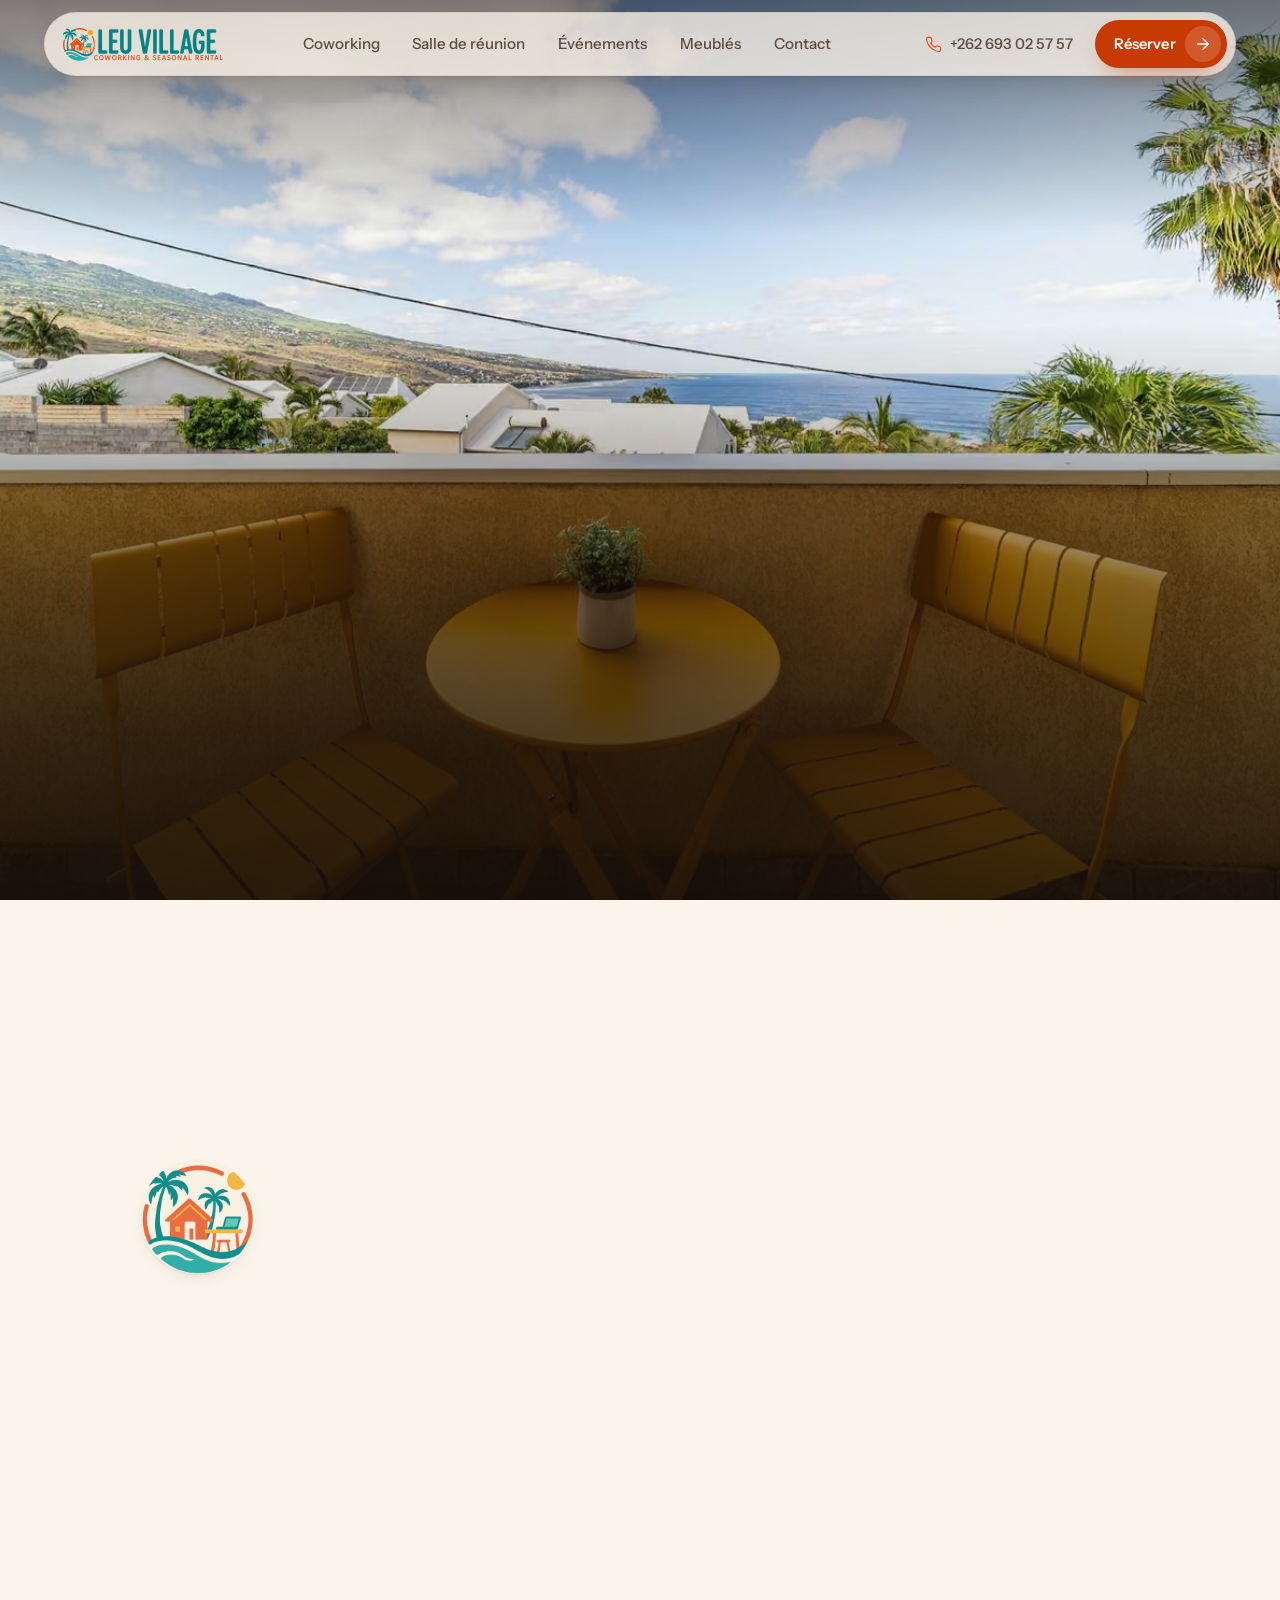
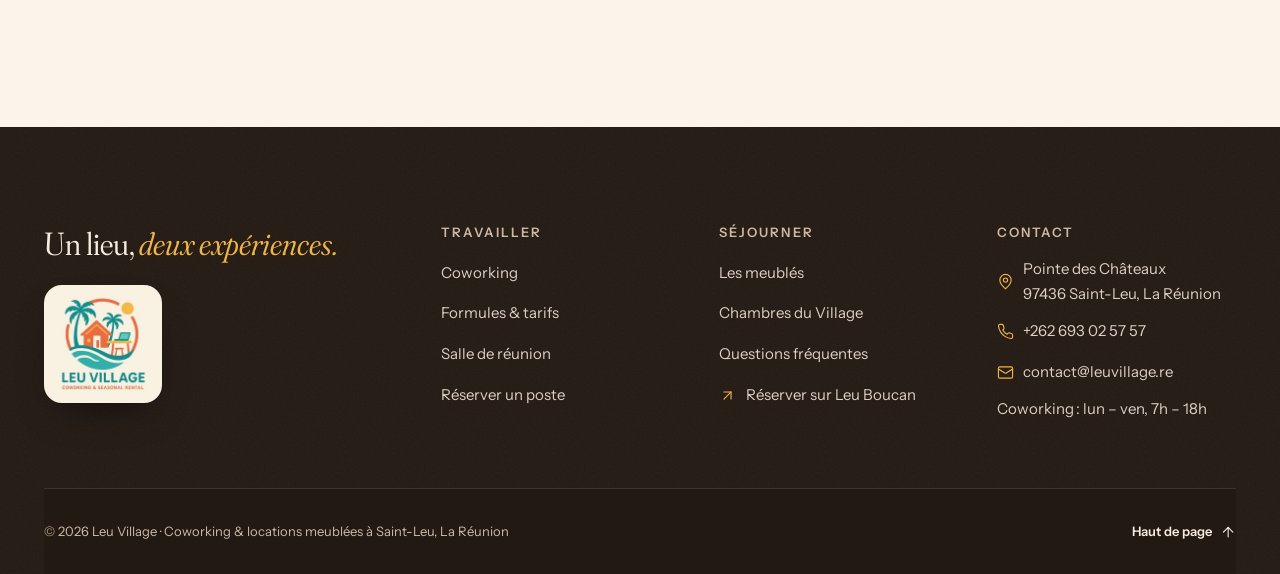
<file: index.html>
<!doctype html>
<html lang="fr">
<head>
<meta charset="utf-8">
<meta name="viewport" content="width=device-width, initial-scale=1, viewport-fit=cover">
<meta http-equiv="Content-Security-Policy" content="default-src 'self'; script-src 'self'; style-src 'self'; img-src 'self' data:; font-src 'self'; connect-src 'self'; frame-src https://www.google.com https://maps.google.com; form-action 'self' mailto:; base-uri 'self'; object-src 'none'; upgrade-insecure-requests">
<meta name="referrer" content="strict-origin-when-cross-origin">
<title>Leu Village — Coworking & locations meublées à Saint-Leu, La Réunion</title>
<meta name="description" content="Coworking de 180 m² avec salle de réunion à Saint-Leu, et chambres, meublés et bungalows à louer à Saint-Leu et La Saline-les-Bains, entre mer et montagne.">
<link rel="canonical" href="https://harris220.github.io/LeuVillage-Prod/">
<meta name="theme-color" content="#fbf4ea">
<meta property="og:type" content="website">
<meta property="og:locale" content="fr_FR">
<meta property="og:site_name" content="Leu Village">
<meta property="og:title" content="Leu Village — Coworking &amp; locations meublées à Saint-Leu, La Réunion">
<meta property="og:description" content="Coworking de 180 m² avec salle de réunion à Saint-Leu, et chambres, meublés et bungalows à louer à Saint-Leu et La Saline-les-Bains, entre mer et montagne.">
<meta property="og:url" content="https://harris220.github.io/LeuVillage-Prod/">
<meta property="og:image" content="https://harris220.github.io/LeuVillage-Prod/images/og-leu-village.jpg">
<meta property="og:image:width" content="1200">
<meta property="og:image:height" content="630">
<meta property="og:image:alt" content="Vue sur l’océan et les pentes de Saint-Leu depuis la Pointe des Châteaux">
<meta name="twitter:card" content="summary_large_image">
<link rel="icon" href="assets/img/favicon.ico" sizes="any">
<link rel="icon" type="image/png" href="assets/img/favicon-32.png" sizes="32x32">
<link rel="apple-touch-icon" href="assets/img/apple-touch-icon.png">
<link rel="preload" href="assets/fonts/fraunces.woff2" as="font" type="font/woff2" crossorigin>
<link rel="preload" href="assets/fonts/instrument-sans.woff2" as="font" type="font/woff2" crossorigin>
<link rel="preload" as="image" type="image/avif" imagesrcset="images/vue-mer-balcon-480.avif 480w, images/vue-mer-balcon-768.avif 768w, images/vue-mer-balcon-1280.avif 1280w, images/vue-mer-balcon-1920.avif 1920w, images/vue-mer-balcon-2560.avif 2560w" imagesizes="100vw" fetchpriority="high">
<link rel="stylesheet" href="assets/css/main.css?v=2cd22e231b">
<script src="assets/js/main.js?v=11810e8e1f" defer></script>
<script type="application/ld+json">{"@context":"https://schema.org","@type":"LocalBusiness","name":"Leu Village","url":"https://harris220.github.io/LeuVillage-Prod/","description":"Espace de coworking de 180 m², salle de réunion, chambres et locations meublées à Saint-Leu et La Saline-les-Bains, La Réunion.","telephone":"+262693025757","email":"contact@leuvillage.re","image":"https://harris220.github.io/LeuVillage-Prod/images/og-leu-village.jpg","address":{"@type":"PostalAddress","streetAddress":"Pointe des Châteaux","postalCode":"97436","addressLocality":"Saint-Leu","addressRegion":"La Réunion","addressCountry":"RE"},"openingHoursSpecification":[{"@type":"OpeningHoursSpecification","dayOfWeek":["Monday","Tuesday","Wednesday","Thursday","Friday"],"opens":"07:00","closes":"18:00"}]}</script>
</head>
<body id="top">

<a class="skip-link" href="#main">Aller au contenu</a>
<header class="site-header" data-header>
  <div class="site-header__bar">
    <a class="site-header__logo" href="index.html" aria-label="Leu Village, retour à l’accueil">
      <picture>
        <source type="image/webp" srcset="assets/img/logo-leu-village-320.webp 320w, assets/img/logo-leu-village-640.webp 640w" sizes="170px">
        <img src="assets/img/logo-leu-village-320.png" srcset="assets/img/logo-leu-village-320.png 320w, assets/img/logo-leu-village-640.png 640w" sizes="170px" width="320" height="66" alt="Leu Village — Coworking &amp; Seasonal Rental">
      </picture>
    </a>
    <nav class="site-nav" aria-label="Navigation principale">
      <ul>
        <li><a href="coworking.html">Coworking</a></li>
        <li><a href="salle-de-reunion.html">Salle de réunion</a></li>
        <li><a href="evenements.html">Événements</a></li>
        <li><a href="meubles.html">Meublés</a></li>
        <li><a href="contact.html">Contact</a></li>
      </ul>
    </nav>
    <div class="site-header__actions">
      <a class="site-header__phone" href="tel:+262693025757" aria-label="Appeler Leu Village au +262 693 02 57 57"><svg class="icon" viewBox="0 0 24 24" aria-hidden="true" focusable="false"><path d="M22 16.92v3a2 2 0 0 1-2.18 2 19.79 19.79 0 0 1-8.63-3.07 19.5 19.5 0 0 1-6-6 19.79 19.79 0 0 1-3.07-8.67A2 2 0 0 1 4.11 2h3a2 2 0 0 1 2 1.72 12.84 12.84 0 0 0 .7 2.81 2 2 0 0 1-.45 2.11L8.09 9.91a16 16 0 0 0 6 6l1.27-1.27a2 2 0 0 1 2.11-.45 12.84 12.84 0 0 0 2.81.7A2 2 0 0 1 22 16.92z"/></svg><span>+262 693 02 57 57</span></a>
      <a class="btn btn--primary btn--sm" href="reserver.html" aria-label="Réserver"><span class="btn__label"><span class="btn__text" data-label="Réserver">Réserver</span></span><span class="btn__icon" aria-hidden="true"><svg class="icon" viewBox="0 0 24 24" aria-hidden="true" focusable="false"><path d="M5 12h14"/><path d="m12 5 7 7-7 7"/></svg><svg class="icon" viewBox="0 0 24 24" aria-hidden="true" focusable="false"><path d="M5 12h14"/><path d="m12 5 7 7-7 7"/></svg></span></a>
      <button class="menu-toggle" type="button" aria-expanded="false" aria-controls="mobile-menu"><span class="sr-only">Ouvrir le menu</span><span class="menu-toggle__bars" aria-hidden="true"></span></button>
    </div>
  </div>
</header>
<div class="mobile-menu" id="mobile-menu">
  <nav class="mobile-menu__nav" aria-label="Menu principal">
    <ul>
      <li><a class="d-0" href="index.html" aria-current="page"><small>01</small>Accueil</a></li>
      <li class="mobile-menu__group"><p class="mobile-menu__title">Travailler</p><ul><li><a class="d-1" href="coworking.html"><small>02</small>Coworking</a></li><li><a class="d-2" href="salle-de-reunion.html"><small>03</small>Salle de réunion</a></li><li><a class="d-3" href="evenements.html"><small>04</small>Événements</a></li></ul></li>
      <li class="mobile-menu__group"><p class="mobile-menu__title">Séjourner</p><ul><li><a class="d-4" href="meubles.html"><small>05</small>Les meublés</a></li></ul></li>
      <li class="mobile-menu__group"><p class="mobile-menu__title">Infos</p><ul><li><a class="d-5" href="contact.html"><small>06</small>Contact</a></li><li><a class="d-6" href="reserver.html"><small>07</small>Réserver</a></li></ul></li>
    </ul>
  </nav>
  <div class="mobile-menu__foot">
    <div class="mobile-menu__contact">
      <a href="tel:+262693025757"><svg class="icon" viewBox="0 0 24 24" aria-hidden="true" focusable="false"><path d="M22 16.92v3a2 2 0 0 1-2.18 2 19.79 19.79 0 0 1-8.63-3.07 19.5 19.5 0 0 1-6-6 19.79 19.79 0 0 1-3.07-8.67A2 2 0 0 1 4.11 2h3a2 2 0 0 1 2 1.72 12.84 12.84 0 0 0 .7 2.81 2 2 0 0 1-.45 2.11L8.09 9.91a16 16 0 0 0 6 6l1.27-1.27a2 2 0 0 1 2.11-.45 12.84 12.84 0 0 0 2.81.7A2 2 0 0 1 22 16.92z"/></svg>+262 693 02 57 57</a>
      <a href="mailto:contact@leuvillage.re"><svg class="icon" viewBox="0 0 24 24" aria-hidden="true" focusable="false"><rect width="20" height="16" x="2" y="4" rx="2"/><path d="m22 7-8.97 5.7a1.94 1.94 0 0 1-2.06 0L2 7"/></svg>contact@leuvillage.re</a>
    </div>
    <a class="btn btn--primary" href="reserver.html" aria-label="Réserver"><span class="btn__label"><span class="btn__text" data-label="Réserver">Réserver</span></span><span class="btn__icon" aria-hidden="true"><svg class="icon" viewBox="0 0 24 24" aria-hidden="true" focusable="false"><path d="M5 12h14"/><path d="m12 5 7 7-7 7"/></svg><svg class="icon" viewBox="0 0 24 24" aria-hidden="true" focusable="false"><path d="M5 12h14"/><path d="m12 5 7 7-7 7"/></svg></span></a>
  </div>
</div>
<main id="main" tabindex="-1">

<div class="scene" data-scene>
<div class="scene__stage">
<section class="hero intro" data-hero data-hero-slides aria-labelledby="page-titre">
  <div class="hero__media">
      <div class="hero__slide is-active"><picture><source type="image/avif" srcset="images/vue-mer-balcon-480.avif 480w, images/vue-mer-balcon-768.avif 768w, images/vue-mer-balcon-1280.avif 1280w, images/vue-mer-balcon-1920.avif 1920w, images/vue-mer-balcon-2560.avif 2560w" sizes="100vw"><source type="image/webp" srcset="images/vue-mer-balcon-480.webp 480w, images/vue-mer-balcon-768.webp 768w, images/vue-mer-balcon-1280.webp 1280w, images/vue-mer-balcon-1920.webp 1920w, images/vue-mer-balcon-2560.webp 2560w" sizes="100vw"><img src="images/vue-mer-balcon-768.webp" width="2560" height="1706" alt="Balcon aux chaises jaunes face à l’océan et aux pentes de Saint-Leu" fetchpriority="high" decoding="async"></picture></div>
      <div class="hero__slide"><picture><source type="image/avif" data-defer-srcset="images/piscine-bougainvillier-480.avif 480w, images/piscine-bougainvillier-768.avif 768w, images/piscine-bougainvillier-1280.avif 1280w, images/piscine-bougainvillier-1920.avif 1920w, images/piscine-bougainvillier-2560.avif 2560w" sizes="100vw"><source type="image/webp" data-defer-srcset="images/piscine-bougainvillier-480.webp 480w, images/piscine-bougainvillier-768.webp 768w, images/piscine-bougainvillier-1280.webp 1280w, images/piscine-bougainvillier-1920.webp 1920w, images/piscine-bougainvillier-2560.webp 2560w" sizes="100vw"><img data-defer-src="images/piscine-bougainvillier-768.webp" width="2560" height="1707" alt="Piscine privative et terrasse en bois sous les palmiers de la Pointe des Châteaux" loading="lazy" decoding="async"></picture></div>
      <div class="hero__slide"><picture><source type="image/avif" data-defer-srcset="images/bungalow-jardin-480.avif 480w, images/bungalow-jardin-800.avif 800w, images/bungalow-jardin-1280.avif 1280w, images/bungalow-jardin-1600.avif 1600w" sizes="100vw"><source type="image/webp" data-defer-srcset="images/bungalow-jardin-480.webp 480w, images/bungalow-jardin-800.webp 800w, images/bungalow-jardin-1280.webp 1280w, images/bungalow-jardin-1600.webp 1600w" sizes="100vw"><img data-defer-src="images/bungalow-jardin-800.webp" width="2560" height="1706" alt="Salon de jardin en bambou au cœur d’un jardin tropical à La Saline-les-Bains" loading="lazy" decoding="async"></picture></div>
      <div class="hero__slide"><picture><source type="image/avif" data-defer-srcset="images/terrasse-piscine-480.avif 480w, images/terrasse-piscine-768.avif 768w, images/terrasse-piscine-1280.avif 1280w, images/terrasse-piscine-1920.avif 1920w, images/terrasse-piscine-2560.avif 2560w" sizes="100vw"><source type="image/webp" data-defer-srcset="images/terrasse-piscine-480.webp 480w, images/terrasse-piscine-768.webp 768w, images/terrasse-piscine-1280.webp 1280w, images/terrasse-piscine-1920.webp 1920w, images/terrasse-piscine-2560.webp 2560w" sizes="100vw"><img data-defer-src="images/terrasse-piscine-768.webp" width="2560" height="1707" alt="Terrasse couverte au bord de la piscine, transats et végétation tropicale" loading="lazy" decoding="async"></picture></div>
  </div>
  <div class="container hero__inner">
    <div class="hero__content">
      <span class="chip chip--glass d-0" data-intro><svg class="icon" viewBox="0 0 24 24" aria-hidden="true" focusable="false"><path d="M20 10c0 4.993-5.539 10.193-7.399 11.799a1 1 0 0 1-1.202 0C9.539 20.193 4 14.993 4 10a8 8 0 0 1 16 0"/><circle cx="12" cy="10" r="3"/></svg>Saint-Leu &amp; La Saline-les-Bains<span class="hide-sm"> · La Réunion</span></span>
      <h1 class="hero__title" id="page-titre">
        <span class="line"><span class="d-0">Travaillez <em class="accent">au soleil,</em></span></span>
        <span class="line"><span class="d-1">séjournez sur place.</span></span>
      </h1>
      <p class="hero__lead d-1" data-intro>Un coworking de 180 m² et une salle de réunion à Saint-Leu, à quelques minutes de l’océan. Des locations meublées à Saint-Leu et à La Saline-les-Bains à quelques pas du lagon.</p>
      <div class="hero__actions btn-row d-2" data-intro>
        <a class="btn btn--primary" href="reserver.html?offre=coworking" aria-label="Réserver un poste" data-magnetic><span class="btn__label"><span class="btn__text" data-label="Réserver un poste">Réserver un poste</span></span><span class="btn__icon" aria-hidden="true"><svg class="icon" viewBox="0 0 24 24" aria-hidden="true" focusable="false"><path d="M5 12h14"/><path d="m12 5 7 7-7 7"/></svg><svg class="icon" viewBox="0 0 24 24" aria-hidden="true" focusable="false"><path d="M5 12h14"/><path d="m12 5 7 7-7 7"/></svg></span></a>
        <a class="btn btn--glass" href="meubles.html" aria-label="Découvrir les séjours"><span class="btn__label"><span class="btn__text" data-label="Découvrir les séjours">Découvrir les séjours</span></span><span class="btn__icon" aria-hidden="true"><svg class="icon" viewBox="0 0 24 24" aria-hidden="true" focusable="false"><path d="M5 12h14"/><path d="m12 5 7 7-7 7"/></svg><svg class="icon" viewBox="0 0 24 24" aria-hidden="true" focusable="false"><path d="M5 12h14"/><path d="m12 5 7 7-7 7"/></svg></span></a>
      </div>
    </div>
    <div class="hero__meta d-3" data-intro>
      <div class="hero__meta-group">
        <p class="status" data-status><span class="status__dot"></span><span data-status-text>Accès libre · lun – ven, 7h – 18h</span></p>
        <p class="hero__clock"><svg class="icon" viewBox="0 0 24 24" aria-hidden="true" focusable="false"><circle cx="12" cy="12" r="10"/><path d="M12 6v6l4 2"/></svg><span>Saint-Leu</span><time data-clock>UTC+4</time></p>
      </div>
      <div class="hero__controls">
        <span class="hero__count" aria-hidden="true"><span data-hero-count>01</span> / 04</span>
        <div class="hero__bars"><button class="hero__bar is-active" type="button" aria-label="Afficher la photo 1" aria-current="true"><span></span></button><button class="hero__bar" type="button" aria-label="Afficher la photo 2"><span></span></button><button class="hero__bar" type="button" aria-label="Afficher la photo 3"><span></span></button><button class="hero__bar" type="button" aria-label="Afficher la photo 4"><span></span></button></div>
        <button class="hero__pause" type="button" aria-pressed="false" aria-label="Mettre le diaporama en pause"><svg class="icon icon-pause" viewBox="0 0 24 24" aria-hidden="true" focusable="false"><rect x="14" y="4" width="4" height="16" rx="1"/><rect x="6" y="4" width="4" height="16" rx="1"/></svg><svg class="icon icon-play" viewBox="0 0 24 24" aria-hidden="true" focusable="false"><path d="M7 4.5v15a1 1 0 0 0 1.5.86l12-7.5a1 1 0 0 0 0-1.72l-12-7.5A1 1 0 0 0 7 4.5z"/></svg></button>
        <a class="scroll-cue" href="#univers"><span class="scroll-cue__line" aria-hidden="true"></span>Défiler</a>
      </div>
    </div>
  </div>
</section>

<div class="duo" id="univers" role="group" aria-label="Nos deux activités">
    
    <article class="duo__panel duo__panel--work">
      <div class="duo__media"><picture><source type="image/avif" srcset="images/coworking-openspace-480.avif 480w, images/coworking-openspace-800.avif 800w, images/coworking-openspace-1280.avif 1280w, images/coworking-openspace-1448.avif 1448w" sizes="(min-width: 900px) 72vw, 100vw"><source type="image/webp" srcset="images/coworking-openspace-480.webp 480w, images/coworking-openspace-800.webp 800w, images/coworking-openspace-1280.webp 1280w, images/coworking-openspace-1448.webp 1448w" sizes="(min-width: 900px) 72vw, 100vw"><img src="images/coworking-openspace-800.webp" width="1448" height="1810" alt="L’open space du coworking, avec ses postes de travail, sa table haute et ses grandes baies vitrées" loading="lazy" decoding="async"></picture></div>
      <div class="duo__body">
        <h2 class="duo__word"><a class="duo__link" href="coworking.html" aria-label="Travailler : découvrir le coworking"><span class="line"><span>Travaillez <em class="accent">au soleil,</em></span></span></a></h2>
        <p class="duo__sub">Coworking de 180 m² et salle de réunion, à Saint-Leu.</p>
        <div class="duo__more"><ul class="duo__facts"><li><svg class="icon" viewBox="0 0 24 24" aria-hidden="true" focusable="false"><rect width="20" height="14" x="2" y="3" rx="2"/><path d="M8 21h8"/><path d="M12 17v4"/></svg>8 postes avec ou sans écran</li><li><svg class="icon" viewBox="0 0 24 24" aria-hidden="true" focusable="false"><circle cx="12" cy="12" r="10"/><path d="M12 6v6l4 2"/></svg>Accès libre lun – ven, 7h – 18h</li><li><svg class="icon" viewBox="0 0 24 24" aria-hidden="true" focusable="false"><path d="M2 3h20"/><path d="M21 3v11a2 2 0 0 1-2 2H5a2 2 0 0 1-2-2V3"/><path d="m7 21 5-5 5 5"/></svg>Salle de réunion 6 à 8 personnes</li></ul></div>
        <div class="duo__actions">
          <span class="btn btn--primary" aria-hidden="true"><span class="btn__label"><span class="btn__text" data-label="Découvrir le coworking">Découvrir le coworking</span></span><span class="btn__icon"><svg class="icon" viewBox="0 0 24 24" aria-hidden="true" focusable="false"><path d="M5 12h14"/><path d="m12 5 7 7-7 7"/></svg><svg class="icon" viewBox="0 0 24 24" aria-hidden="true" focusable="false"><path d="M5 12h14"/><path d="m12 5 7 7-7 7"/></svg></span></span>
          <a class="duo__secondary" href="salle-de-reunion.html">La salle de réunion <svg class="icon" viewBox="0 0 24 24" aria-hidden="true" focusable="false"><path d="M5 12h14"/><path d="m12 5 7 7-7 7"/></svg></a>
        </div>
      </div>
    </article>
    
    <article class="duo__panel duo__panel--stay">
      <div class="duo__media"><picture><source type="image/avif" srcset="images/piscine-bougainvillier-480.avif 480w, images/piscine-bougainvillier-768.avif 768w, images/piscine-bougainvillier-1280.avif 1280w, images/piscine-bougainvillier-1920.avif 1920w, images/piscine-bougainvillier-2560.avif 2560w" sizes="(min-width: 900px) 72vw, 100vw"><source type="image/webp" srcset="images/piscine-bougainvillier-480.webp 480w, images/piscine-bougainvillier-768.webp 768w, images/piscine-bougainvillier-1280.webp 1280w, images/piscine-bougainvillier-1920.webp 1920w, images/piscine-bougainvillier-2560.webp 2560w" sizes="(min-width: 900px) 72vw, 100vw"><img src="images/piscine-bougainvillier-768.webp" width="2560" height="1707" alt="Piscine privative et terrasse en bois sous les palmiers, à la Pointe des Châteaux" loading="lazy" decoding="async"></picture></div>
      <div class="duo__body">
        <h2 class="duo__word"><a class="duo__link" href="meubles.html" aria-label="Séjourner : découvrir les meublés"><span class="line"><span>séjournez sur place.</span></span></a></h2>
        <p class="duo__sub">Chambres, meublés et bungalows à Saint-Leu et à La Saline-les-Bains.</p>
        <div class="duo__more"><ul class="duo__facts"><li><svg class="icon" viewBox="0 0 24 24" aria-hidden="true" focusable="false"><path d="M2 20v-8a2 2 0 0 1 2-2h16a2 2 0 0 1 2 2v8"/><path d="M4 10V6a2 2 0 0 1 2-2h12a2 2 0 0 1 2 2v4"/><path d="M12 4v6"/><path d="M2 18h20"/></svg>Chambres, T3, T5 et bungalows</li><li><svg class="icon" viewBox="0 0 24 24" aria-hidden="true" focusable="false"><path d="M2 6c.6.5 1.2 1 2.5 1C7 7 7 5 9.5 5c2.6 0 2.4 2 5 2 2.5 0 2.5-2 5-2 1.3 0 1.9.5 2.5 1"/><path d="M2 12c.6.5 1.2 1 2.5 1 2.5 0 2.5-2 5-2 2.6 0 2.4 2 5 2 2.5 0 2.5-2 5-2 1.3 0 1.9.5 2.5 1"/><path d="M2 18c.6.5 1.2 1 2.5 1 2.5 0 2.5-2 5-2 2.6 0 2.4 2 5 2 2.5 0 2.5-2 5-2 1.3 0 1.9.5 2.5 1"/></svg>Saint-Leu et La Saline-les-Bains</li><li><svg class="icon" viewBox="0 0 24 24" aria-hidden="true" focusable="false"><path d="M9.937 15.5A2 2 0 0 0 8.5 14.063l-6.135-1.582a.5.5 0 0 1 0-.962L8.5 9.936A2 2 0 0 0 9.937 8.5l1.582-6.135a.5.5 0 0 1 .963 0L14.063 8.5A2 2 0 0 0 15.5 9.937l6.135 1.581a.5.5 0 0 1 0 .964L15.5 14.063a2 2 0 0 0-1.437 1.437l-1.582 6.135a.5.5 0 0 1-.963 0z"/></svg>Draps et linge fournis</li></ul></div>
        <div class="duo__actions">
          <span class="btn btn--primary" aria-hidden="true"><span class="btn__label"><span class="btn__text" data-label="Découvrir les meublés">Découvrir les meublés</span></span><span class="btn__icon"><svg class="icon" viewBox="0 0 24 24" aria-hidden="true" focusable="false"><path d="M5 12h14"/><path d="m12 5 7 7-7 7"/></svg><svg class="icon" viewBox="0 0 24 24" aria-hidden="true" focusable="false"><path d="M5 12h14"/><path d="m12 5 7 7-7 7"/></svg></span></span>
          <a class="duo__secondary" href="https://www.leuboucan.re/" target="_blank" rel="noopener noreferrer">Réserver <svg class="icon" viewBox="0 0 24 24" aria-hidden="true" focusable="false"><path d="M7 7h10v10"/><path d="M7 17 17 7"/></svg><span class="sr-only"> un logement (nouvel onglet)</span></a>
        </div>
      </div>
    </article>
</div>
</div>
</div>

<section class="section section--tight scene-after">
  <div class="container">
    <a class="event-band" href="evenements.html" data-reveal>
      <span class="event-band__icon"><svg class="icon" viewBox="0 0 24 24" aria-hidden="true" focusable="false"><path d="M9.937 15.5A2 2 0 0 0 8.5 14.063l-6.135-1.582a.5.5 0 0 1 0-.962L8.5 9.936A2 2 0 0 0 9.937 8.5l1.582-6.135a.5.5 0 0 1 .963 0L14.063 8.5A2 2 0 0 0 15.5 9.937l6.135 1.581a.5.5 0 0 1 0 .964L15.5 14.063a2 2 0 0 0-1.437 1.437l-1.582 6.135a.5.5 0 0 1-.963 0z"/></svg></span>
      <span class="event-band__text"><strong>Organiser un événement :</strong> privatisez le coworking et les meublés.</span>
      <span class="event-band__cta">Découvrir <svg class="icon" viewBox="0 0 24 24" aria-hidden="true" focusable="false"><path d="M5 12h14"/><path d="m12 5 7 7-7 7"/></svg></span>
    </a>
  </div>
</section>

<section class="section section--tight about" aria-labelledby="about-titre">
  <div class="container about__grid">
    <img class="about__emblem" src="assets/img/emblem-320.webp" width="160" height="160" alt="" loading="lazy" decoding="async">
    <div>
      <h2 class="h3 about__title" id="about-titre" data-split>Leu Village, <em class="accent">entre mer et montagne</em></h2>
      <p class="lead" data-reveal>Sur la côte ouest de La Réunion, Leu Village réunit un espace de coworking de 180 m² à la Pointe des Châteaux et des logements meublés, de Saint-Leu à La Saline-les-Bains. Indépendants, télétravailleurs, nomades digitaux ou vacanciers : chacun y trouve un cadre pour travailler ou un pied-à-terre à quelques minutes de l’océan.</p>
    </div>
  </div>
</section>

<section class="section section--tight contact-band-wrap" aria-labelledby="contact-titre">
  <div class="container">
    <div class="contact-band" data-reveal>
      <div class="contact-band__head">
        <h2 class="h3" id="contact-titre">Une question ? <em class="accent">Parlons-en.</em></h2>
        <p class="muted">Pour le coworking, la salle ou un séjour, nous vous répondons avec plaisir.</p>
      </div>
      <ul class="contact-band__list">
        <li><a class="contact-card" href="tel:+262693025757"><span class="contact-card__icon"><svg class="icon" viewBox="0 0 24 24" aria-hidden="true" focusable="false"><path d="M22 16.92v3a2 2 0 0 1-2.18 2 19.79 19.79 0 0 1-8.63-3.07 19.5 19.5 0 0 1-6-6 19.79 19.79 0 0 1-3.07-8.67A2 2 0 0 1 4.11 2h3a2 2 0 0 1 2 1.72 12.84 12.84 0 0 0 .7 2.81 2 2 0 0 1-.45 2.11L8.09 9.91a16 16 0 0 0 6 6l1.27-1.27a2 2 0 0 1 2.11-.45 12.84 12.84 0 0 0 2.81.7A2 2 0 0 1 22 16.92z"/></svg></span><span><span class="contact-card__label">Téléphone</span><span class="contact-card__value">+262 693 02 57 57</span></span></a></li>
        <li><a class="contact-card" href="mailto:contact@leuvillage.re"><span class="contact-card__icon"><svg class="icon" viewBox="0 0 24 24" aria-hidden="true" focusable="false"><rect width="20" height="16" x="2" y="4" rx="2"/><path d="m22 7-8.97 5.7a1.94 1.94 0 0 1-2.06 0L2 7"/></svg></span><span><span class="contact-card__label">E-mail</span><span class="contact-card__value">contact@leuvillage.re</span></span></a></li>
        <li><a class="contact-card" href="https://www.google.com/maps/search/?api=1&query=Pointe+des+Ch%C3%A2teaux%2C+97436+Saint-Leu%2C+La+R%C3%A9union" target="_blank" rel="noopener noreferrer"><span class="contact-card__icon"><svg class="icon" viewBox="0 0 24 24" aria-hidden="true" focusable="false"><path d="M20 10c0 4.993-5.539 10.193-7.399 11.799a1 1 0 0 1-1.202 0C9.539 20.193 4 14.993 4 10a8 8 0 0 1 16 0"/><circle cx="12" cy="10" r="3"/></svg></span><span><span class="contact-card__label">Coworking · itinéraire<span class="sr-only"> (nouvel onglet)</span></span><span class="contact-card__value">Pointe des Châteaux, Saint-Leu</span></span></a></li>
      </ul>
      <div class="btn-row"><a class="btn btn--dark" href="contact.html" aria-label="Nous écrire"><span class="btn__label"><span class="btn__text" data-label="Nous écrire">Nous écrire</span></span><span class="btn__icon" aria-hidden="true"><svg class="icon" viewBox="0 0 24 24" aria-hidden="true" focusable="false"><path d="M5 12h14"/><path d="m12 5 7 7-7 7"/></svg><svg class="icon" viewBox="0 0 24 24" aria-hidden="true" focusable="false"><path d="M5 12h14"/><path d="m12 5 7 7-7 7"/></svg></span></a></div>
    </div>
  </div>
</section>

</main>

<footer class="site-footer on-night">
  <div class="container site-footer__top">
    <div class="site-footer__brand">
      <p class="site-footer__tagline">Un lieu, <em>deux expériences.</em></p>
      <picture class="site-footer__logo">
        <source type="image/webp" srcset="assets/img/logo-leu-village-carre-240.webp 240w, assets/img/logo-leu-village-carre-480.webp 480w" sizes="128px">
        <img src="assets/img/logo-leu-village-carre-240.jpg" width="240" height="240" alt="Leu Village, coworking et locations à Saint-Leu" loading="lazy" decoding="async">
      </picture>
    </div>
    <nav aria-labelledby="footer-travailler">
      <h2 id="footer-travailler">Travailler</h2>
      <ul class="site-footer__list">
        <li><a href="coworking.html">Coworking</a></li>
        <li><a href="coworking.html#formules">Formules &amp; tarifs</a></li>
        <li><a href="salle-de-reunion.html">Salle de réunion</a></li>
        <li><a href="reserver.html?offre=coworking">Réserver un poste</a></li>
      </ul>
    </nav>
    <nav aria-labelledby="footer-sejourner">
      <h2 id="footer-sejourner">Séjourner</h2>
      <ul class="site-footer__list">
        <li><a href="meubles.html">Les meublés</a></li>
        <li><a href="meubles.html#chambres">Chambres du Village</a></li>
        <li><a href="meubles.html#questions">Questions fréquentes</a></li>
        <li><a href="https://www.leuboucan.re/" target="_blank" rel="noopener noreferrer"><svg class="icon" viewBox="0 0 24 24" aria-hidden="true" focusable="false"><path d="M7 7h10v10"/><path d="M7 17 17 7"/></svg>Réserver sur Leu Boucan<span class="sr-only"> (nouvel onglet)</span></a></li>
      </ul>
    </nav>
    <div>
      <h2>Contact</h2>
      <ul class="site-footer__list">
        <li><a href="https://www.google.com/maps/search/?api=1&query=Pointe+des+Ch%C3%A2teaux%2C+97436+Saint-Leu%2C+La+R%C3%A9union" target="_blank" rel="noopener noreferrer"><svg class="icon" viewBox="0 0 24 24" aria-hidden="true" focusable="false"><path d="M20 10c0 4.993-5.539 10.193-7.399 11.799a1 1 0 0 1-1.202 0C9.539 20.193 4 14.993 4 10a8 8 0 0 1 16 0"/><circle cx="12" cy="10" r="3"/></svg><span>Pointe des Châteaux<br>97436 Saint-Leu, La Réunion<span class="sr-only"> (itinéraire, nouvel onglet)</span></span></a></li>
        <li><a href="tel:+262693025757"><svg class="icon" viewBox="0 0 24 24" aria-hidden="true" focusable="false"><path d="M22 16.92v3a2 2 0 0 1-2.18 2 19.79 19.79 0 0 1-8.63-3.07 19.5 19.5 0 0 1-6-6 19.79 19.79 0 0 1-3.07-8.67A2 2 0 0 1 4.11 2h3a2 2 0 0 1 2 1.72 12.84 12.84 0 0 0 .7 2.81 2 2 0 0 1-.45 2.11L8.09 9.91a16 16 0 0 0 6 6l1.27-1.27a2 2 0 0 1 2.11-.45 12.84 12.84 0 0 0 2.81.7A2 2 0 0 1 22 16.92z"/></svg>+262 693 02 57 57</a></li>
        <li><a href="mailto:contact@leuvillage.re"><svg class="icon" viewBox="0 0 24 24" aria-hidden="true" focusable="false"><rect width="20" height="16" x="2" y="4" rx="2"/><path d="m22 7-8.97 5.7a1.94 1.94 0 0 1-2.06 0L2 7"/></svg>contact@leuvillage.re</a></li>
        <li>Coworking : lun – ven, 7h – 18h</li>
      </ul>
    </div>
  </div>
  <div class="container site-footer__bottom">
    <p>© <span data-year>2026</span> Leu Village · Coworking &amp; locations meublées à Saint-Leu, La Réunion</p>
    <a class="to-top" href="#top">Haut de page <svg class="icon" viewBox="0 0 24 24" aria-hidden="true" focusable="false"><path d="M5 12h14"/><path d="m12 5 7 7-7 7"/></svg></a>
  </div>
</footer>

</body>
</html>
</file>
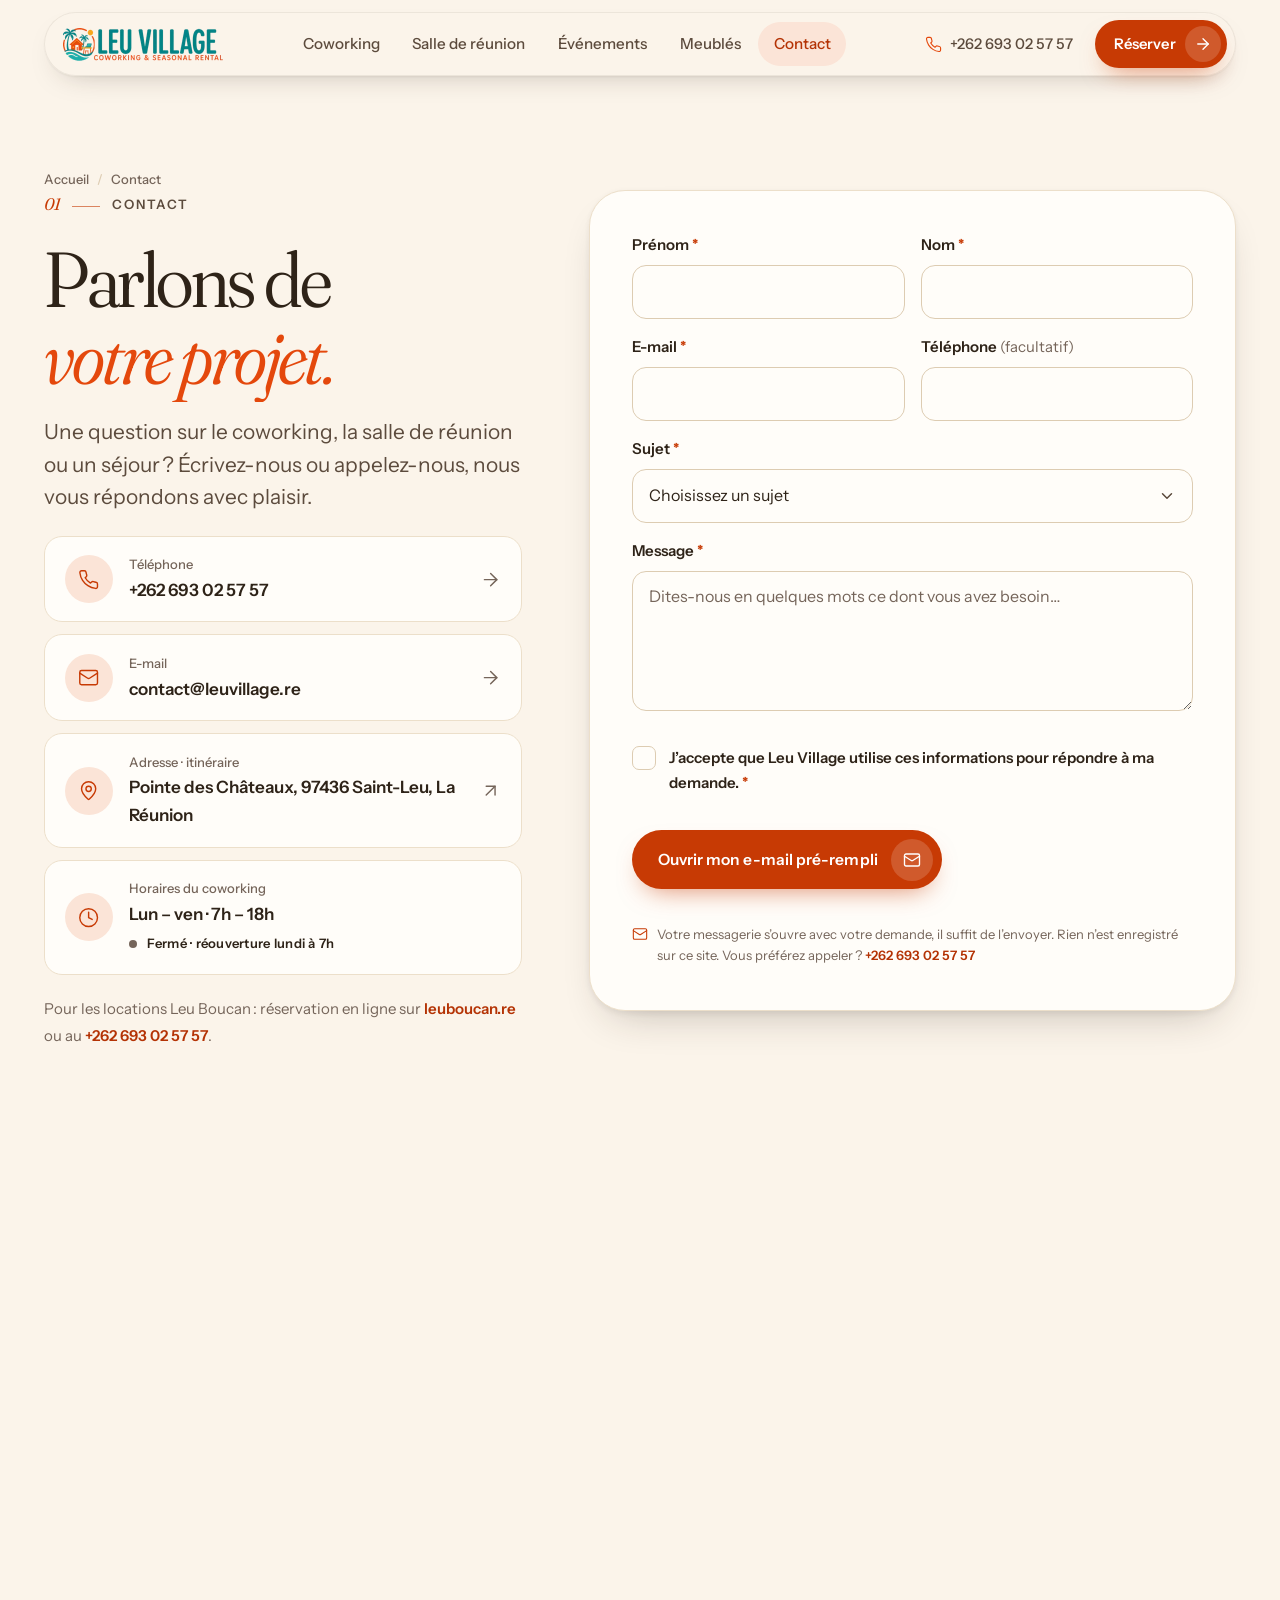
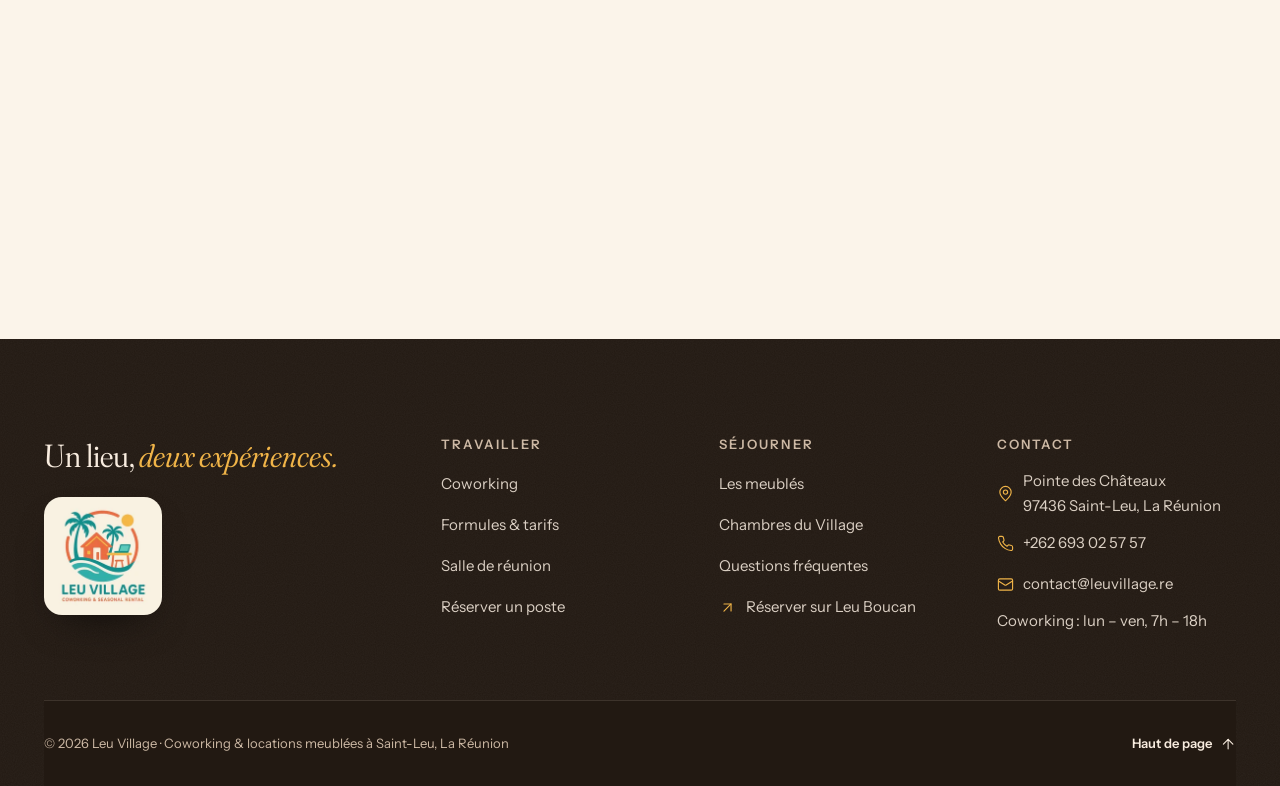
<file: contact.html>
<!doctype html>
<html lang="fr">
<head>
<meta charset="utf-8">
<meta name="viewport" content="width=device-width, initial-scale=1, viewport-fit=cover">
<meta http-equiv="Content-Security-Policy" content="default-src 'self'; script-src 'self'; style-src 'self'; img-src 'self' data:; font-src 'self'; connect-src 'self'; frame-src https://www.google.com https://maps.google.com; form-action 'self' mailto:; base-uri 'self'; object-src 'none'; upgrade-insecure-requests">
<meta name="referrer" content="strict-origin-when-cross-origin">
<title>Contact — Leu Village, coworking & séjours à Saint-Leu</title>
<meta name="description" content="Contactez Leu Village à la Pointe des Châteaux, Saint-Leu : +262 693 02 57 57, contact@leuvillage.re. Coworking en accès libre du lundi au vendredi, 7h – 18h.">
<link rel="canonical" href="https://harris220.github.io/LeuVillage-Prod/contact.html">
<meta name="theme-color" content="#fbf4ea">
<meta property="og:type" content="website">
<meta property="og:locale" content="fr_FR">
<meta property="og:site_name" content="Leu Village">
<meta property="og:title" content="Contact — Leu Village, coworking &amp; séjours à Saint-Leu">
<meta property="og:description" content="Contactez Leu Village à la Pointe des Châteaux, Saint-Leu : +262 693 02 57 57, contact@leuvillage.re. Coworking en accès libre du lundi au vendredi, 7h – 18h.">
<meta property="og:url" content="https://harris220.github.io/LeuVillage-Prod/contact.html">
<meta property="og:image" content="https://harris220.github.io/LeuVillage-Prod/images/og-leu-village.jpg">
<meta property="og:image:width" content="1200">
<meta property="og:image:height" content="630">
<meta property="og:image:alt" content="Vue sur l’océan et les pentes de Saint-Leu depuis la Pointe des Châteaux">
<meta name="twitter:card" content="summary_large_image">
<link rel="icon" href="assets/img/favicon.ico" sizes="any">
<link rel="icon" type="image/png" href="assets/img/favicon-32.png" sizes="32x32">
<link rel="apple-touch-icon" href="assets/img/apple-touch-icon.png">
<link rel="preload" href="assets/fonts/fraunces.woff2" as="font" type="font/woff2" crossorigin>
<link rel="preload" href="assets/fonts/instrument-sans.woff2" as="font" type="font/woff2" crossorigin>

<link rel="stylesheet" href="assets/css/main.css?v=2cd22e231b">
<script src="assets/js/main.js?v=11810e8e1f" defer></script>
<script src="assets/js/config.js?v=4fd552e75e" defer></script>
<script src="assets/js/request.js?v=1f4a7244a1" defer></script>
<script src="assets/js/forms.js?v=f98e229602" defer></script>

</head>
<body id="top">

<a class="skip-link" href="#main">Aller au contenu</a>
<header class="site-header" data-header>
  <div class="site-header__bar">
    <a class="site-header__logo" href="index.html" aria-label="Leu Village, retour à l’accueil">
      <picture>
        <source type="image/webp" srcset="assets/img/logo-leu-village-320.webp 320w, assets/img/logo-leu-village-640.webp 640w" sizes="170px">
        <img src="assets/img/logo-leu-village-320.png" srcset="assets/img/logo-leu-village-320.png 320w, assets/img/logo-leu-village-640.png 640w" sizes="170px" width="320" height="66" alt="Leu Village — Coworking &amp; Seasonal Rental">
      </picture>
    </a>
    <nav class="site-nav" aria-label="Navigation principale">
      <ul>
        <li><a href="coworking.html">Coworking</a></li>
        <li><a href="salle-de-reunion.html">Salle de réunion</a></li>
        <li><a href="evenements.html">Événements</a></li>
        <li><a href="meubles.html">Meublés</a></li>
        <li><a href="contact.html" aria-current="page">Contact</a></li>
      </ul>
    </nav>
    <div class="site-header__actions">
      <a class="site-header__phone" href="tel:+262693025757" aria-label="Appeler Leu Village au +262 693 02 57 57"><svg class="icon" viewBox="0 0 24 24" aria-hidden="true" focusable="false"><path d="M22 16.92v3a2 2 0 0 1-2.18 2 19.79 19.79 0 0 1-8.63-3.07 19.5 19.5 0 0 1-6-6 19.79 19.79 0 0 1-3.07-8.67A2 2 0 0 1 4.11 2h3a2 2 0 0 1 2 1.72 12.84 12.84 0 0 0 .7 2.81 2 2 0 0 1-.45 2.11L8.09 9.91a16 16 0 0 0 6 6l1.27-1.27a2 2 0 0 1 2.11-.45 12.84 12.84 0 0 0 2.81.7A2 2 0 0 1 22 16.92z"/></svg><span>+262 693 02 57 57</span></a>
      <a class="btn btn--primary btn--sm" href="reserver.html" aria-label="Réserver"><span class="btn__label"><span class="btn__text" data-label="Réserver">Réserver</span></span><span class="btn__icon" aria-hidden="true"><svg class="icon" viewBox="0 0 24 24" aria-hidden="true" focusable="false"><path d="M5 12h14"/><path d="m12 5 7 7-7 7"/></svg><svg class="icon" viewBox="0 0 24 24" aria-hidden="true" focusable="false"><path d="M5 12h14"/><path d="m12 5 7 7-7 7"/></svg></span></a>
      <button class="menu-toggle" type="button" aria-expanded="false" aria-controls="mobile-menu"><span class="sr-only">Ouvrir le menu</span><span class="menu-toggle__bars" aria-hidden="true"></span></button>
    </div>
  </div>
</header>
<div class="mobile-menu" id="mobile-menu">
  <nav class="mobile-menu__nav" aria-label="Menu principal">
    <ul>
      <li><a class="d-0" href="index.html"><small>01</small>Accueil</a></li>
      <li class="mobile-menu__group"><p class="mobile-menu__title">Travailler</p><ul><li><a class="d-1" href="coworking.html"><small>02</small>Coworking</a></li><li><a class="d-2" href="salle-de-reunion.html"><small>03</small>Salle de réunion</a></li><li><a class="d-3" href="evenements.html"><small>04</small>Événements</a></li></ul></li>
      <li class="mobile-menu__group"><p class="mobile-menu__title">Séjourner</p><ul><li><a class="d-4" href="meubles.html"><small>05</small>Les meublés</a></li></ul></li>
      <li class="mobile-menu__group"><p class="mobile-menu__title">Infos</p><ul><li><a class="d-5" href="contact.html" aria-current="page"><small>06</small>Contact</a></li><li><a class="d-6" href="reserver.html"><small>07</small>Réserver</a></li></ul></li>
    </ul>
  </nav>
  <div class="mobile-menu__foot">
    <div class="mobile-menu__contact">
      <a href="tel:+262693025757"><svg class="icon" viewBox="0 0 24 24" aria-hidden="true" focusable="false"><path d="M22 16.92v3a2 2 0 0 1-2.18 2 19.79 19.79 0 0 1-8.63-3.07 19.5 19.5 0 0 1-6-6 19.79 19.79 0 0 1-3.07-8.67A2 2 0 0 1 4.11 2h3a2 2 0 0 1 2 1.72 12.84 12.84 0 0 0 .7 2.81 2 2 0 0 1-.45 2.11L8.09 9.91a16 16 0 0 0 6 6l1.27-1.27a2 2 0 0 1 2.11-.45 12.84 12.84 0 0 0 2.81.7A2 2 0 0 1 22 16.92z"/></svg>+262 693 02 57 57</a>
      <a href="mailto:contact@leuvillage.re"><svg class="icon" viewBox="0 0 24 24" aria-hidden="true" focusable="false"><rect width="20" height="16" x="2" y="4" rx="2"/><path d="m22 7-8.97 5.7a1.94 1.94 0 0 1-2.06 0L2 7"/></svg>contact@leuvillage.re</a>
    </div>
    <a class="btn btn--primary" href="reserver.html" aria-label="Réserver"><span class="btn__label"><span class="btn__text" data-label="Réserver">Réserver</span></span><span class="btn__icon" aria-hidden="true"><svg class="icon" viewBox="0 0 24 24" aria-hidden="true" focusable="false"><path d="M5 12h14"/><path d="m12 5 7 7-7 7"/></svg><svg class="icon" viewBox="0 0 24 24" aria-hidden="true" focusable="false"><path d="M5 12h14"/><path d="m12 5 7 7-7 7"/></svg></span></a>
  </div>
</div>
<main id="main" tabindex="-1">

<section class="page-hero intro" aria-labelledby="page-titre">
  <div class="container">
    <nav class="d-0" aria-label="Fil d’Ariane" data-intro><ol class="breadcrumb"><li><a href="index.html">Accueil</a></li><li aria-current="page">Contact</li></ol></nav>
    <div class="contact-grid">
      <div class="stack stack--md">
        <p class="eyebrow d-0" data-intro><span class="eyebrow__num">01</span>Contact</p>
        <h1 class="page-hero__title" id="page-titre">
          <span class="line"><span class="d-0">Parlons de</span></span>
          <span class="line"><span class="d-1"><em class="accent">votre projet.</em></span></span>
        </h1>
        <p class="lead d-1" data-intro>Une question sur le coworking, la salle de réunion ou un séjour ? Écrivez-nous ou appelez-nous, nous vous répondons avec plaisir.</p>
        <ul class="contact-cards d-2" data-intro>
          <li><a class="contact-card" href="tel:+262693025757"><span class="contact-card__icon"><svg class="icon" viewBox="0 0 24 24" aria-hidden="true" focusable="false"><path d="M22 16.92v3a2 2 0 0 1-2.18 2 19.79 19.79 0 0 1-8.63-3.07 19.5 19.5 0 0 1-6-6 19.79 19.79 0 0 1-3.07-8.67A2 2 0 0 1 4.11 2h3a2 2 0 0 1 2 1.72 12.84 12.84 0 0 0 .7 2.81 2 2 0 0 1-.45 2.11L8.09 9.91a16 16 0 0 0 6 6l1.27-1.27a2 2 0 0 1 2.11-.45 12.84 12.84 0 0 0 2.81.7A2 2 0 0 1 22 16.92z"/></svg></span><span><span class="contact-card__label">Téléphone</span><span class="contact-card__value">+262 693 02 57 57</span></span><svg class="icon" viewBox="0 0 24 24" aria-hidden="true" focusable="false"><path d="M5 12h14"/><path d="m12 5 7 7-7 7"/></svg></a></li>
          <li><a class="contact-card" href="mailto:contact@leuvillage.re"><span class="contact-card__icon"><svg class="icon" viewBox="0 0 24 24" aria-hidden="true" focusable="false"><rect width="20" height="16" x="2" y="4" rx="2"/><path d="m22 7-8.97 5.7a1.94 1.94 0 0 1-2.06 0L2 7"/></svg></span><span><span class="contact-card__label">E-mail</span><span class="contact-card__value">contact@leuvillage.re</span></span><svg class="icon" viewBox="0 0 24 24" aria-hidden="true" focusable="false"><path d="M5 12h14"/><path d="m12 5 7 7-7 7"/></svg></a></li>
          <li><a class="contact-card" href="https://www.google.com/maps/search/?api=1&query=Pointe+des+Ch%C3%A2teaux%2C+97436+Saint-Leu%2C+La+R%C3%A9union" target="_blank" rel="noopener noreferrer"><span class="contact-card__icon"><svg class="icon" viewBox="0 0 24 24" aria-hidden="true" focusable="false"><path d="M20 10c0 4.993-5.539 10.193-7.399 11.799a1 1 0 0 1-1.202 0C9.539 20.193 4 14.993 4 10a8 8 0 0 1 16 0"/><circle cx="12" cy="10" r="3"/></svg></span><span><span class="contact-card__label">Adresse · itinéraire<span class="sr-only"> (nouvel onglet)</span></span><span class="contact-card__value">Pointe des Châteaux, 97436 Saint-Leu, La Réunion</span></span><svg class="icon" viewBox="0 0 24 24" aria-hidden="true" focusable="false"><path d="M7 7h10v10"/><path d="M7 17 17 7"/></svg></a></li>
          <li><div class="contact-card"><span class="contact-card__icon"><svg class="icon" viewBox="0 0 24 24" aria-hidden="true" focusable="false"><circle cx="12" cy="12" r="10"/><path d="M12 6v6l4 2"/></svg></span><span><span class="contact-card__label">Horaires du coworking</span><span class="contact-card__value">Lun – ven · 7h – 18h</span><span class="status" data-status><span class="status__dot"></span><span data-status-text>Accès libre en semaine</span></span></span></div></li>
        </ul>
        <p class="muted small d-3" data-intro>Pour les locations Leu Boucan : réservation en ligne sur <a class="link" href="https://www.leuboucan.re/" target="_blank" rel="noopener noreferrer">leuboucan.re<span class="sr-only"> (nouvel onglet)</span></a> ou au <a class="link" href="tel:+262693025757">+262 693 02 57 57</a>.</p>
      </div>
      <div class="form-card d-2" data-intro>
        <form class="form" action="mailto:contact@leuvillage.re" method="post" enctype="text/plain" novalidate data-request="contact" data-contact-form aria-label="Formulaire de contact">
          <div class="form-alert" tabindex="-1" role="alert"><strong>Il manque quelques informations :</strong><ul></ul></div>
          <div class="fields">
            
<div class="field" data-field>
  <label for="ct-prenom">Prénom <span class="req" aria-hidden="true">*</span></label>
  <input class="input" id="ct-prenom" name="prenom" type="text" required maxlength="80" autocomplete="given-name" aria-describedby="ct-prenom-err">
  
  <p class="field__error" id="ct-prenom-err"><svg class="icon" viewBox="0 0 24 24" aria-hidden="true" focusable="false"><circle cx="12" cy="12" r="10"/><path d="M12 8v4"/><path d="M12 16h.01"/></svg><span></span></p>
</div>
            
<div class="field" data-field>
  <label for="ct-nom">Nom <span class="req" aria-hidden="true">*</span></label>
  <input class="input" id="ct-nom" name="nom" type="text" required maxlength="80" autocomplete="family-name" aria-describedby="ct-nom-err">
  
  <p class="field__error" id="ct-nom-err"><svg class="icon" viewBox="0 0 24 24" aria-hidden="true" focusable="false"><circle cx="12" cy="12" r="10"/><path d="M12 8v4"/><path d="M12 16h.01"/></svg><span></span></p>
</div>
            
<div class="field" data-field>
  <label for="ct-email">E-mail <span class="req" aria-hidden="true">*</span></label>
  <input class="input" id="ct-email" name="email" type="email" required maxlength="254" autocomplete="email" aria-describedby="ct-email-err" inputmode="email">
  
  <p class="field__error" id="ct-email-err"><svg class="icon" viewBox="0 0 24 24" aria-hidden="true" focusable="false"><circle cx="12" cy="12" r="10"/><path d="M12 8v4"/><path d="M12 16h.01"/></svg><span></span></p>
</div>
            
<div class="field" data-field>
  <label for="ct-tel">Téléphone <span class="opt">(facultatif)</span></label>
  <input class="input" id="ct-tel" name="telephone" type="tel" maxlength="30" autocomplete="tel" aria-describedby="ct-tel-err" inputmode="tel">
  
  <p class="field__error" id="ct-tel-err"><svg class="icon" viewBox="0 0 24 24" aria-hidden="true" focusable="false"><circle cx="12" cy="12" r="10"/><path d="M12 8v4"/><path d="M12 16h.01"/></svg><span></span></p>
</div>
            <div class="field field--full" data-field>
              <label for="ct-sujet">Sujet <span class="req" aria-hidden="true">*</span></label>
              <select class="select" id="ct-sujet" name="sujet" required aria-describedby="ct-sujet-err">
                <option value="">Choisissez un sujet</option>
                <option value="coworking">Coworking</option>
                <option value="salle">Salle de réunion</option>
                <option value="chambres">Chambres du Village</option>
                <option value="leu-boucan">Locations Leu Boucan</option>
                <option value="autre">Autre demande</option>
              </select>
              <p class="field__error" id="ct-sujet-err"><svg class="icon" viewBox="0 0 24 24" aria-hidden="true" focusable="false"><circle cx="12" cy="12" r="10"/><path d="M12 8v4"/><path d="M12 16h.01"/></svg><span></span></p>
            </div>
            
<div class="field field--full" data-field>
  <label for="ct-message">Message <span class="req" aria-hidden="true">*</span></label>
  <textarea class="textarea" id="ct-message" name="message" required maxlength="1000" placeholder="Dites-nous en quelques mots ce dont vous avez besoin…" aria-describedby="ct-message-err"></textarea>
  <p class="field__error" id="ct-message-err"><svg class="icon" viewBox="0 0 24 24" aria-hidden="true" focusable="false"><circle cx="12" cy="12" r="10"/><path d="M12 8v4"/><path d="M12 16h.01"/></svg><span></span></p>
</div>
          </div>
          
<div class="field" data-field data-error-label="Consentement">
  <label class="check" for="ct-consent"><input id="ct-consent" name="consentement" type="checkbox" value="oui" required aria-describedby="ct-consent-err"><span>J’accepte que Leu Village utilise ces informations pour répondre à ma demande. <span class="req" aria-hidden="true">*</span></span></label>
  <p class="field__error" id="ct-consent-err"><svg class="icon" viewBox="0 0 24 24" aria-hidden="true" focusable="false"><circle cx="12" cy="12" r="10"/><path d="M12 8v4"/><path d="M12 16h.01"/></svg><span></span></p>
</div>
          <div class="btn-row"><button class="btn btn--primary" type="submit" aria-label="Ouvrir mon e-mail pré-rempli"><span class="btn__label"><span class="btn__text" data-label="Ouvrir mon e-mail pré-rempli">Ouvrir mon e-mail pré-rempli</span></span><span class="btn__icon" aria-hidden="true"><svg class="icon" viewBox="0 0 24 24" aria-hidden="true" focusable="false"><rect width="20" height="16" x="2" y="4" rx="2"/><path d="m22 7-8.97 5.7a1.94 1.94 0 0 1-2.06 0L2 7"/></svg><svg class="icon" viewBox="0 0 24 24" aria-hidden="true" focusable="false"><rect width="20" height="16" x="2" y="4" rx="2"/><path d="m22 7-8.97 5.7a1.94 1.94 0 0 1-2.06 0L2 7"/></svg></span></button></div>
          <p class="form-note"><svg class="icon" viewBox="0 0 24 24" aria-hidden="true" focusable="false"><rect width="20" height="16" x="2" y="4" rx="2"/><path d="m22 7-8.97 5.7a1.94 1.94 0 0 1-2.06 0L2 7"/></svg><span>Votre messagerie s’ouvre avec votre demande, il suffit de l’envoyer. Rien n’est enregistré sur ce site. Vous préférez appeler ? <a class="link" href="tel:+262693025757">+262 693 02 57 57</a></span></p>
        </form>
      </div>
    </div>
  </div>
</section>

<section class="section section--flush-top" aria-labelledby="carte-titre">
  <div class="container">
    <h2 class="sr-only" id="carte-titre">Plan d’accès</h2>
    <div class="map" data-map="https://maps.google.com/maps?q=Pointe%20des%20Ch%C3%A2teaux%2C%2097436%20Saint-Leu%2C%20La%20R%C3%A9union&z=14&output=embed" data-reveal-img>
      <div class="map__facade">
        <span class="map__pin"><svg class="icon" viewBox="0 0 24 24" aria-hidden="true" focusable="false"><path d="M20 10c0 4.993-5.539 10.193-7.399 11.799a1 1 0 0 1-1.202 0C9.539 20.193 4 14.993 4 10a8 8 0 0 1 16 0"/><circle cx="12" cy="10" r="3"/></svg></span>
        <p class="h4">Pointe des Châteaux · Saint-Leu</p>
        <p class="muted small">La carte est chargée depuis Google Maps uniquement si vous le demandez.</p>
        <div class="btn-row btn-row--center">
          <button class="btn btn--dark btn--sm" type="button" aria-label="Afficher la carte" data-map-load><span class="btn__label"><span class="btn__text" data-label="Afficher la carte">Afficher la carte</span></span><span class="btn__icon" aria-hidden="true"><svg class="icon" viewBox="0 0 24 24" aria-hidden="true" focusable="false"><path d="M20 10c0 4.993-5.539 10.193-7.399 11.799a1 1 0 0 1-1.202 0C9.539 20.193 4 14.993 4 10a8 8 0 0 1 16 0"/><circle cx="12" cy="10" r="3"/></svg><svg class="icon" viewBox="0 0 24 24" aria-hidden="true" focusable="false"><path d="M20 10c0 4.993-5.539 10.193-7.399 11.799a1 1 0 0 1-1.202 0C9.539 20.193 4 14.993 4 10a8 8 0 0 1 16 0"/><circle cx="12" cy="10" r="3"/></svg></span></button>
          <a class="link" href="https://www.google.com/maps/search/?api=1&query=Pointe+des+Ch%C3%A2teaux%2C+97436+Saint-Leu%2C+La+R%C3%A9union" target="_blank" rel="noopener noreferrer">Ouvrir dans Maps <svg class="icon" viewBox="0 0 24 24" aria-hidden="true" focusable="false"><path d="M7 7h10v10"/><path d="M7 17 17 7"/></svg><span class="sr-only"> (nouvel onglet)</span></a>
        </div>
      </div>
    </div>
  </div>
</section>

<template id="tpl-request">
  <div class="request-panel" tabindex="-1">
    <span class="success__icon"><svg class="icon" viewBox="0 0 24 24" aria-hidden="true" focusable="false"><path d="M20 6 9 17l-5-5"/></svg></span>
    <h2 class="h3 request-panel__title"></h2>
    <p class="lead request-panel__text"></p>
    <dl class="summary__rows request-panel__rows"></dl>
    <div class="btn-row request-panel__actions">
      <a class="btn btn--primary" href="mailto:contact@leuvillage.re" aria-label="Ouvrir ma messagerie" data-request-mail><span class="btn__label"><span class="btn__text" data-label="Ouvrir ma messagerie">Ouvrir ma messagerie</span></span><span class="btn__icon" aria-hidden="true"><svg class="icon" viewBox="0 0 24 24" aria-hidden="true" focusable="false"><rect width="20" height="16" x="2" y="4" rx="2"/><path d="m22 7-8.97 5.7a1.94 1.94 0 0 1-2.06 0L2 7"/></svg><svg class="icon" viewBox="0 0 24 24" aria-hidden="true" focusable="false"><rect width="20" height="16" x="2" y="4" rx="2"/><path d="m22 7-8.97 5.7a1.94 1.94 0 0 1-2.06 0L2 7"/></svg></span></a>
      <button class="btn btn--ghost" type="button" aria-label="Copier la demande" data-request-copy><span class="btn__label"><span class="btn__text" data-label="Copier la demande">Copier la demande</span></span><span class="btn__icon" aria-hidden="true"><svg class="icon" viewBox="0 0 24 24" aria-hidden="true" focusable="false"><rect width="14" height="14" x="8" y="8" rx="2"/><path d="M4 16c-1.1 0-2-.9-2-2V4c0-1.1.9-2 2-2h10c1.1 0 2 .9 2 2"/></svg><svg class="icon" viewBox="0 0 24 24" aria-hidden="true" focusable="false"><rect width="14" height="14" x="8" y="8" rx="2"/><path d="M4 16c-1.1 0-2-.9-2-2V4c0-1.1.9-2 2-2h10c1.1 0 2 .9 2 2"/></svg></span></button>
    </div>
    <p class="request-panel__status" role="status" aria-live="polite"></p>
    <details class="more">
      <summary>Voir le texte de la demande <svg class="icon" viewBox="0 0 24 24" aria-hidden="true" focusable="false"><path d="m6 9 6 6 6-6"/></svg></summary>
      <pre class="request-text"></pre>
    </details>
    <p class="request-panel__alt">Pas de messagerie sur cet appareil ? Appelez-nous au <a class="link" href="tel:+262693025757">+262 693 02 57 57</a> ou écrivez à <a class="link" href="mailto:contact@leuvillage.re">contact@leuvillage.re</a>.</p>
    <button class="link request-panel__edit" type="button" data-request-edit><svg class="icon" viewBox="0 0 24 24" aria-hidden="true" focusable="false"><path d="M12 20h9"/><path d="M16.376 3.622a1 1 0 0 1 3.002 3.002L7.368 18.635a2 2 0 0 1-.855.506l-2.872.838a.5.5 0 0 1-.62-.62l.838-2.872a2 2 0 0 1 .506-.854z"/></svg>Modifier ma demande</button>
  </div>
</template>
</main>

<footer class="site-footer on-night">
  <div class="container site-footer__top">
    <div class="site-footer__brand">
      <p class="site-footer__tagline">Un lieu, <em>deux expériences.</em></p>
      <picture class="site-footer__logo">
        <source type="image/webp" srcset="assets/img/logo-leu-village-carre-240.webp 240w, assets/img/logo-leu-village-carre-480.webp 480w" sizes="128px">
        <img src="assets/img/logo-leu-village-carre-240.jpg" width="240" height="240" alt="Leu Village, coworking et locations à Saint-Leu" loading="lazy" decoding="async">
      </picture>
    </div>
    <nav aria-labelledby="footer-travailler">
      <h2 id="footer-travailler">Travailler</h2>
      <ul class="site-footer__list">
        <li><a href="coworking.html">Coworking</a></li>
        <li><a href="coworking.html#formules">Formules &amp; tarifs</a></li>
        <li><a href="salle-de-reunion.html">Salle de réunion</a></li>
        <li><a href="reserver.html?offre=coworking">Réserver un poste</a></li>
      </ul>
    </nav>
    <nav aria-labelledby="footer-sejourner">
      <h2 id="footer-sejourner">Séjourner</h2>
      <ul class="site-footer__list">
        <li><a href="meubles.html">Les meublés</a></li>
        <li><a href="meubles.html#chambres">Chambres du Village</a></li>
        <li><a href="meubles.html#questions">Questions fréquentes</a></li>
        <li><a href="https://www.leuboucan.re/" target="_blank" rel="noopener noreferrer"><svg class="icon" viewBox="0 0 24 24" aria-hidden="true" focusable="false"><path d="M7 7h10v10"/><path d="M7 17 17 7"/></svg>Réserver sur Leu Boucan<span class="sr-only"> (nouvel onglet)</span></a></li>
      </ul>
    </nav>
    <div>
      <h2>Contact</h2>
      <ul class="site-footer__list">
        <li><a href="https://www.google.com/maps/search/?api=1&query=Pointe+des+Ch%C3%A2teaux%2C+97436+Saint-Leu%2C+La+R%C3%A9union" target="_blank" rel="noopener noreferrer"><svg class="icon" viewBox="0 0 24 24" aria-hidden="true" focusable="false"><path d="M20 10c0 4.993-5.539 10.193-7.399 11.799a1 1 0 0 1-1.202 0C9.539 20.193 4 14.993 4 10a8 8 0 0 1 16 0"/><circle cx="12" cy="10" r="3"/></svg><span>Pointe des Châteaux<br>97436 Saint-Leu, La Réunion<span class="sr-only"> (itinéraire, nouvel onglet)</span></span></a></li>
        <li><a href="tel:+262693025757"><svg class="icon" viewBox="0 0 24 24" aria-hidden="true" focusable="false"><path d="M22 16.92v3a2 2 0 0 1-2.18 2 19.79 19.79 0 0 1-8.63-3.07 19.5 19.5 0 0 1-6-6 19.79 19.79 0 0 1-3.07-8.67A2 2 0 0 1 4.11 2h3a2 2 0 0 1 2 1.72 12.84 12.84 0 0 0 .7 2.81 2 2 0 0 1-.45 2.11L8.09 9.91a16 16 0 0 0 6 6l1.27-1.27a2 2 0 0 1 2.11-.45 12.84 12.84 0 0 0 2.81.7A2 2 0 0 1 22 16.92z"/></svg>+262 693 02 57 57</a></li>
        <li><a href="mailto:contact@leuvillage.re"><svg class="icon" viewBox="0 0 24 24" aria-hidden="true" focusable="false"><rect width="20" height="16" x="2" y="4" rx="2"/><path d="m22 7-8.97 5.7a1.94 1.94 0 0 1-2.06 0L2 7"/></svg>contact@leuvillage.re</a></li>
        <li>Coworking : lun – ven, 7h – 18h</li>
      </ul>
    </div>
  </div>
  <div class="container site-footer__bottom">
    <p>© <span data-year>2026</span> Leu Village · Coworking &amp; locations meublées à Saint-Leu, La Réunion</p>
    <a class="to-top" href="#top">Haut de page <svg class="icon" viewBox="0 0 24 24" aria-hidden="true" focusable="false"><path d="M5 12h14"/><path d="m12 5 7 7-7 7"/></svg></a>
  </div>
</footer>

</body>
</html>
</file>
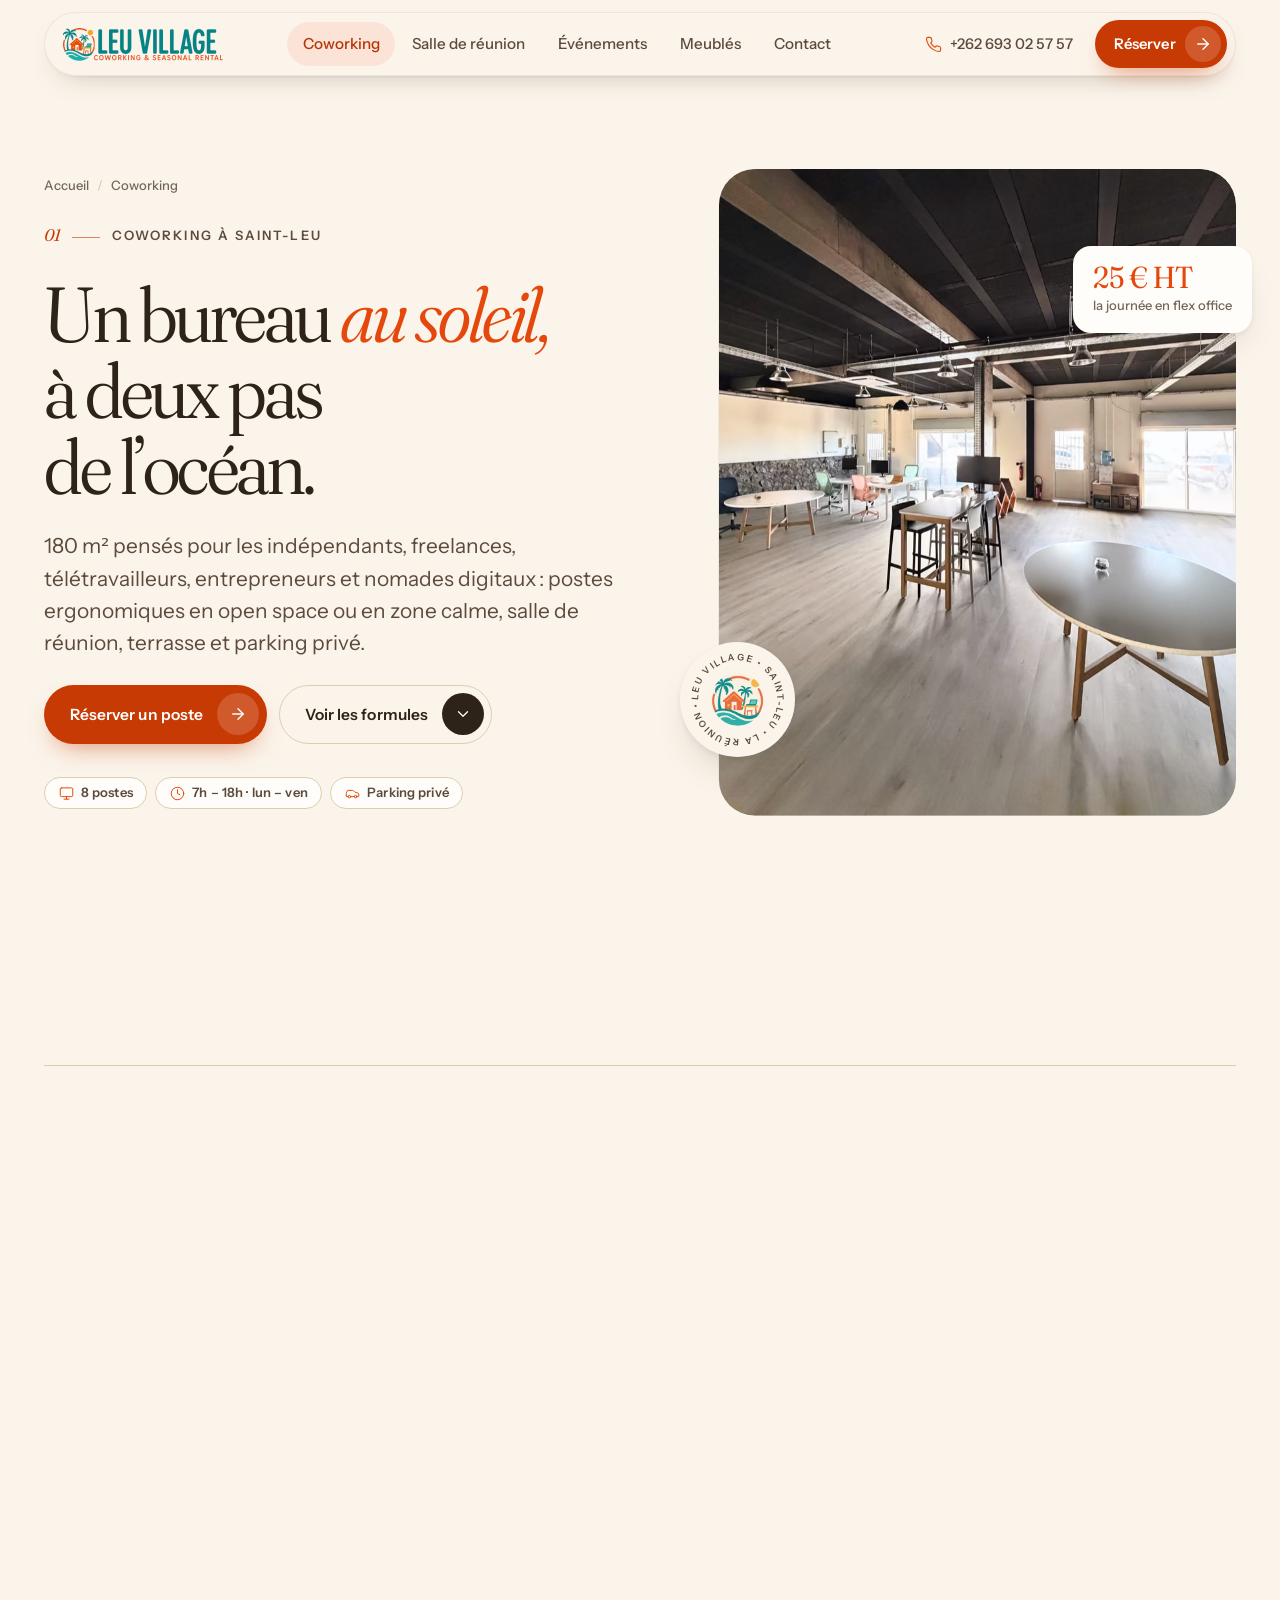
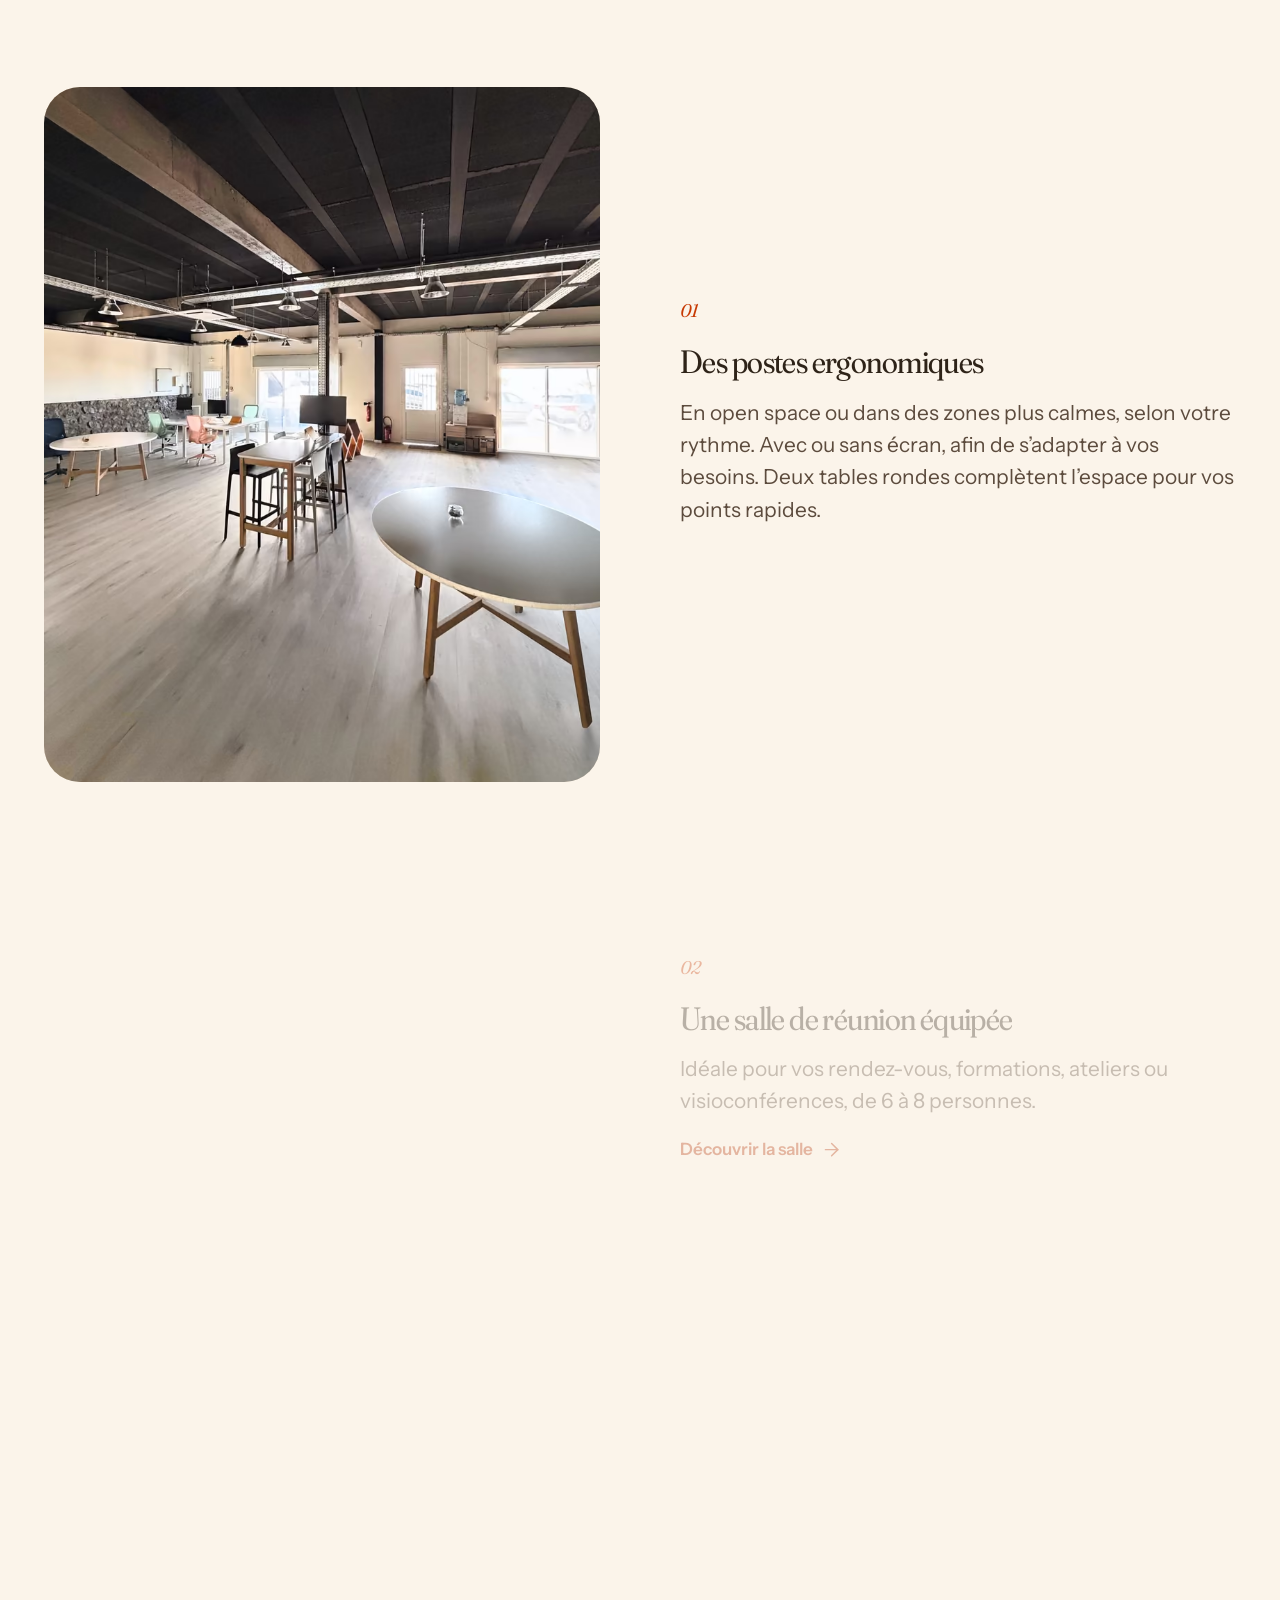
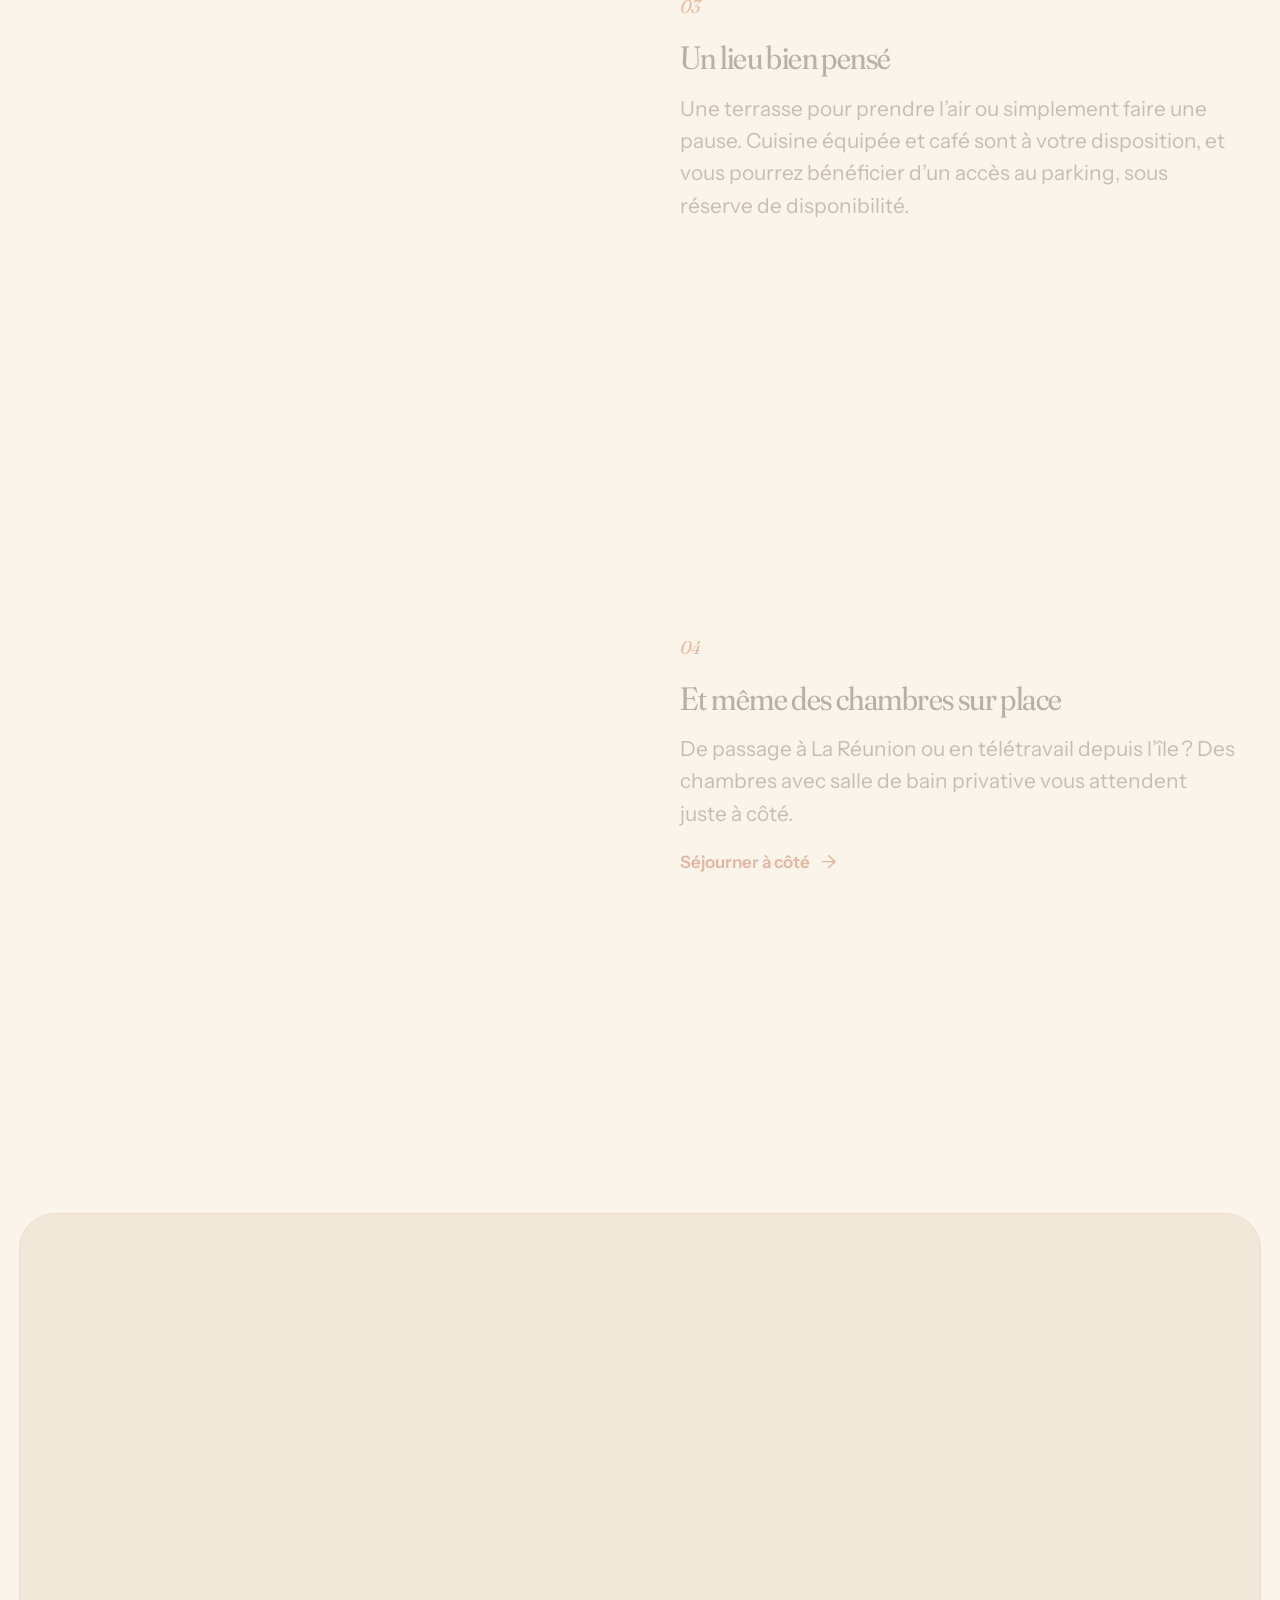
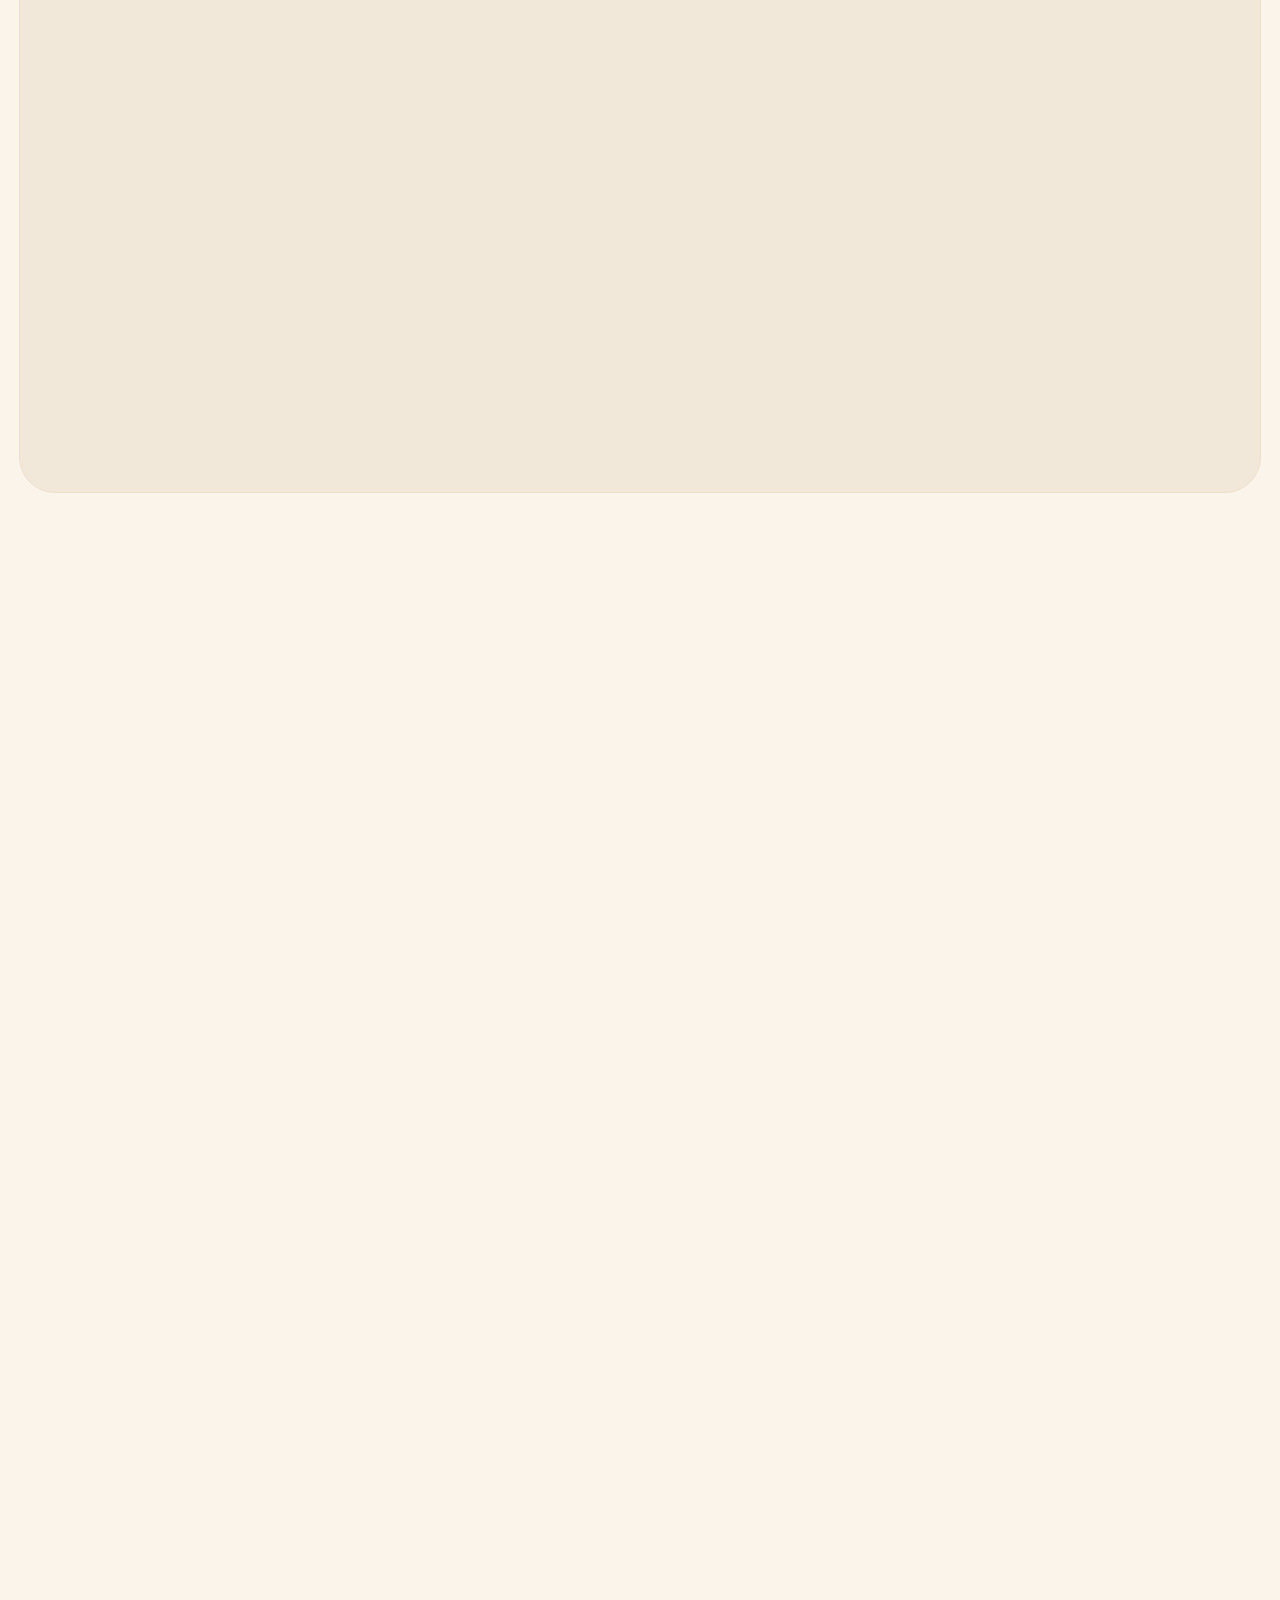
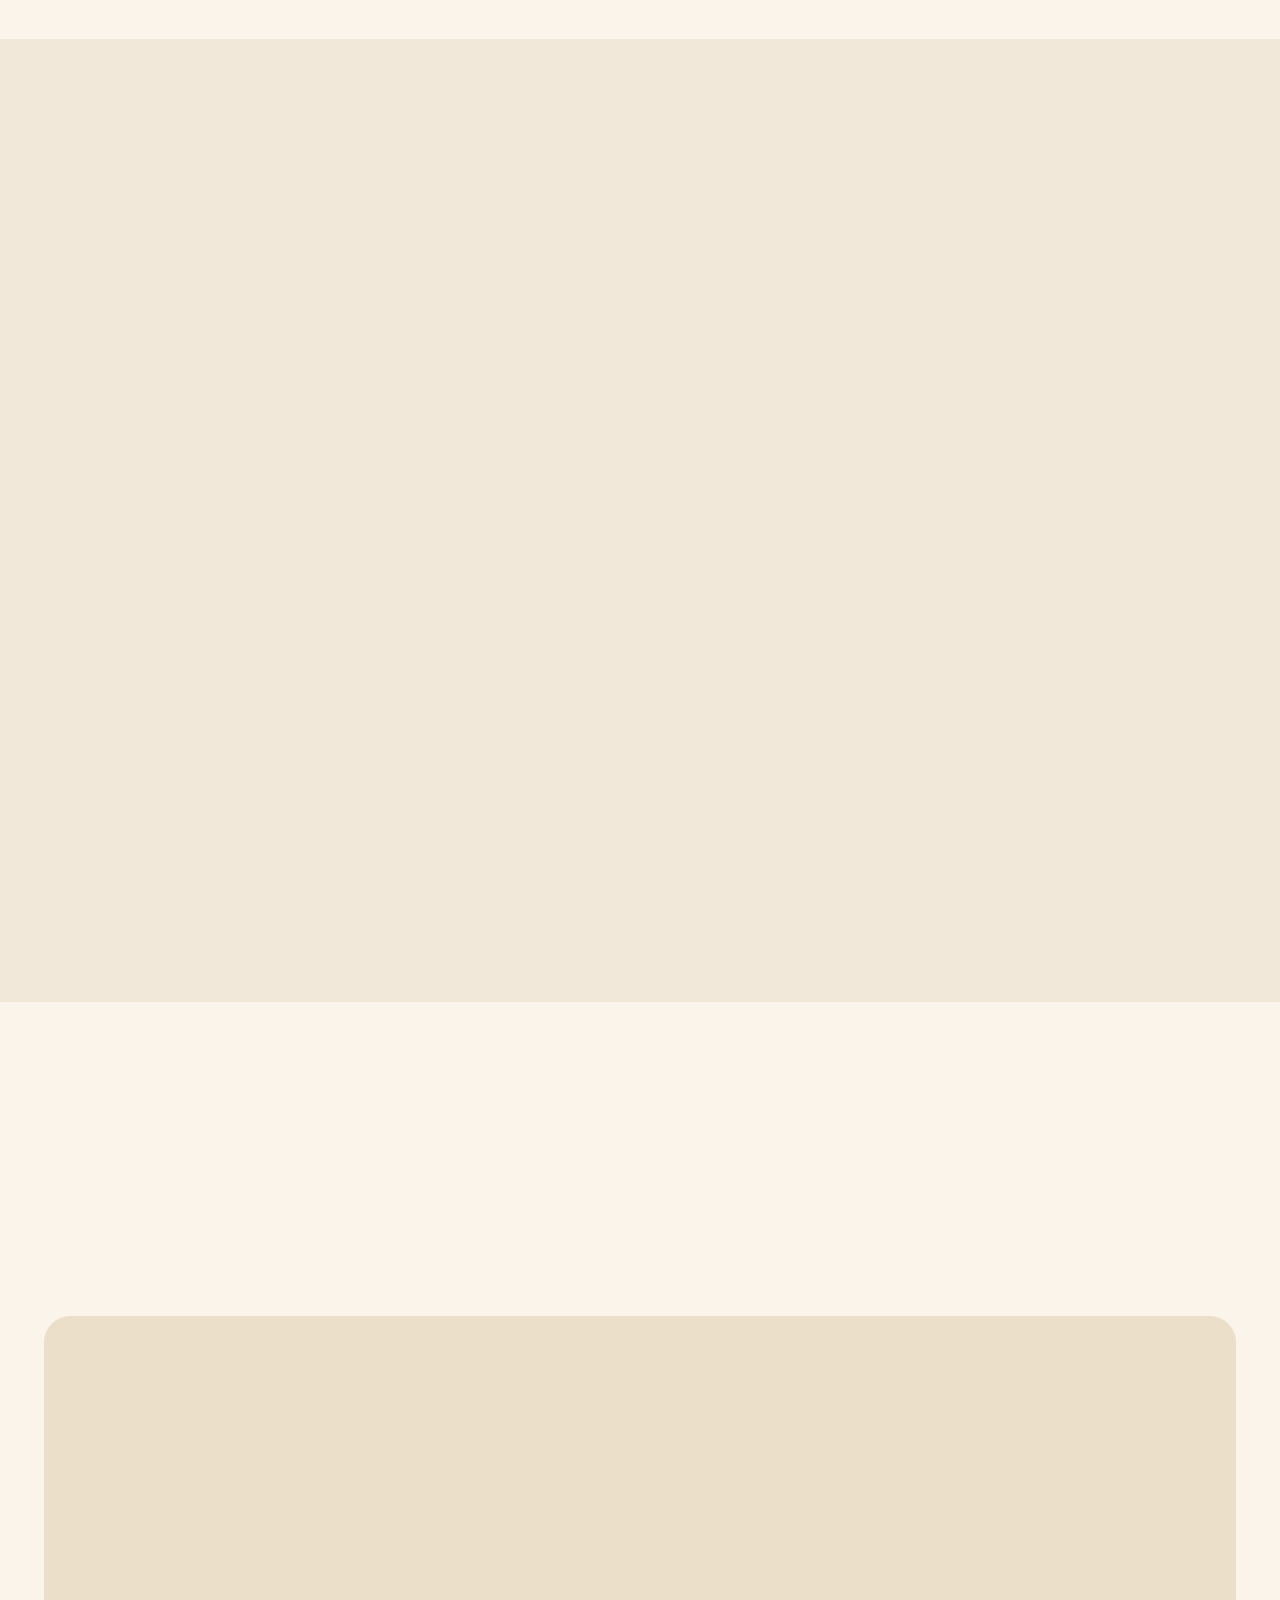
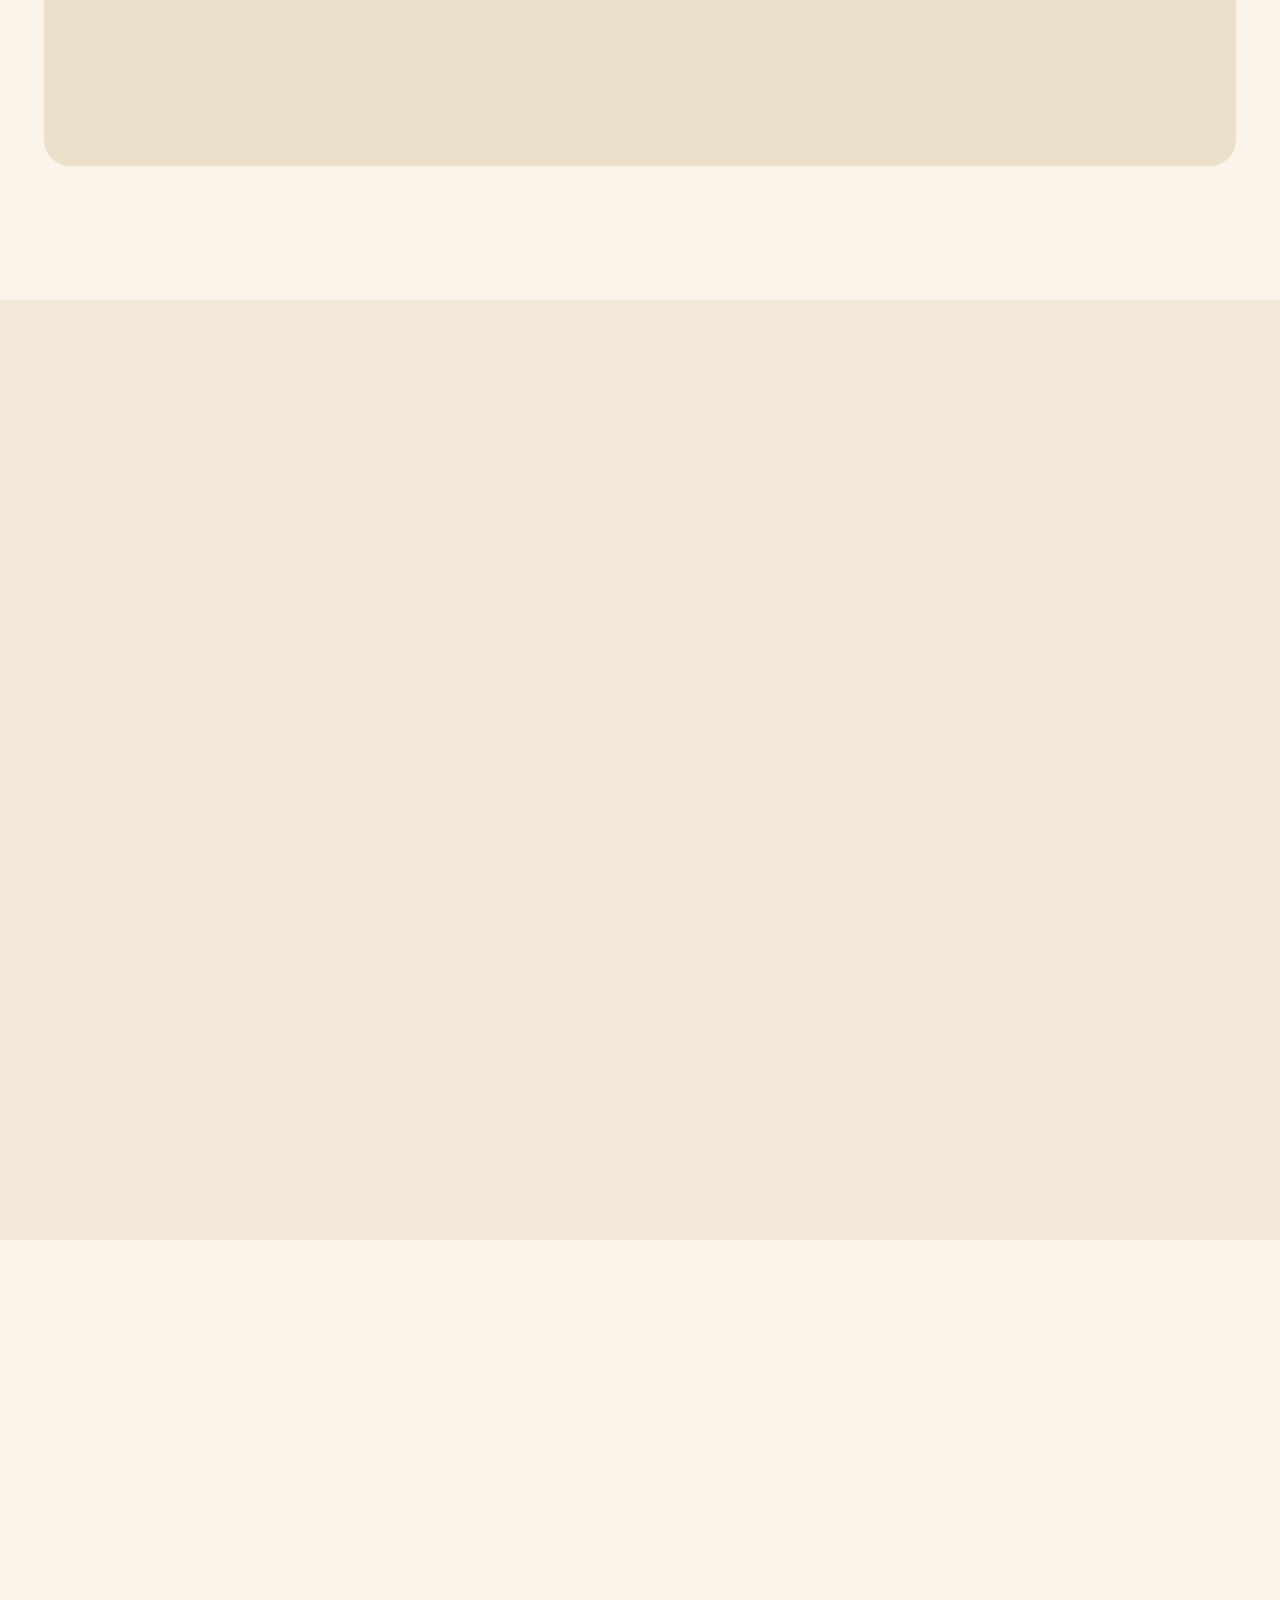
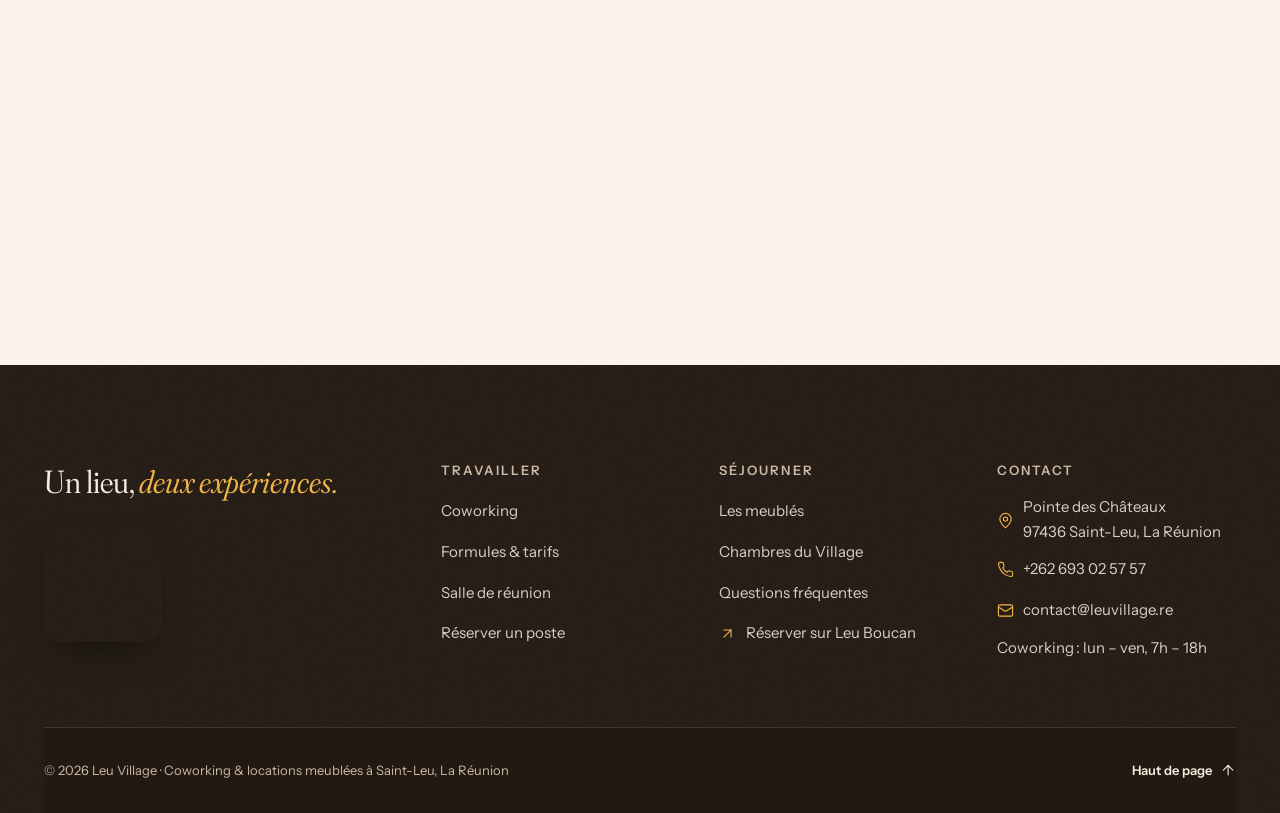
<file: coworking.html>
<!doctype html>
<html lang="fr">
<head>
<meta charset="utf-8">
<meta name="viewport" content="width=device-width, initial-scale=1, viewport-fit=cover">
<meta http-equiv="Content-Security-Policy" content="default-src 'self'; script-src 'self'; style-src 'self'; img-src 'self' data:; font-src 'self'; connect-src 'self'; frame-src https://www.google.com https://maps.google.com; form-action 'self' mailto:; base-uri 'self'; object-src 'none'; upgrade-insecure-requests">
<meta name="referrer" content="strict-origin-when-cross-origin">
<title>Coworking à Saint-Leu — Leu Village, La Réunion</title>
<meta name="description" content="Espace de coworking de 180 m² à la Pointe des Châteaux, Saint-Leu : 8 postes avec ou sans écran, flex office dès 25 € HT la journée, bureau fixe 295 € HT par mois, salle de réunion.">
<link rel="canonical" href="https://harris220.github.io/LeuVillage-Prod/coworking.html">
<meta name="theme-color" content="#fbf4ea">
<meta property="og:type" content="website">
<meta property="og:locale" content="fr_FR">
<meta property="og:site_name" content="Leu Village">
<meta property="og:title" content="Coworking à Saint-Leu — Leu Village, La Réunion">
<meta property="og:description" content="Espace de coworking de 180 m² à la Pointe des Châteaux, Saint-Leu : 8 postes avec ou sans écran, flex office dès 25 € HT la journée, bureau fixe 295 € HT par mois, salle de réunion.">
<meta property="og:url" content="https://harris220.github.io/LeuVillage-Prod/coworking.html">
<meta property="og:image" content="https://harris220.github.io/LeuVillage-Prod/images/og-leu-village.jpg">
<meta property="og:image:width" content="1200">
<meta property="og:image:height" content="630">
<meta property="og:image:alt" content="Vue sur l’océan et les pentes de Saint-Leu depuis la Pointe des Châteaux">
<meta name="twitter:card" content="summary_large_image">
<link rel="icon" href="assets/img/favicon.ico" sizes="any">
<link rel="icon" type="image/png" href="assets/img/favicon-32.png" sizes="32x32">
<link rel="apple-touch-icon" href="assets/img/apple-touch-icon.png">
<link rel="preload" href="assets/fonts/fraunces.woff2" as="font" type="font/woff2" crossorigin>
<link rel="preload" href="assets/fonts/instrument-sans.woff2" as="font" type="font/woff2" crossorigin>

<link rel="stylesheet" href="assets/css/main.css?v=2cd22e231b">
<script src="assets/js/main.js?v=11810e8e1f" defer></script>

</head>
<body id="top">

<a class="skip-link" href="#main">Aller au contenu</a>
<header class="site-header" data-header>
  <div class="site-header__bar">
    <a class="site-header__logo" href="index.html" aria-label="Leu Village, retour à l’accueil">
      <picture>
        <source type="image/webp" srcset="assets/img/logo-leu-village-320.webp 320w, assets/img/logo-leu-village-640.webp 640w" sizes="170px">
        <img src="assets/img/logo-leu-village-320.png" srcset="assets/img/logo-leu-village-320.png 320w, assets/img/logo-leu-village-640.png 640w" sizes="170px" width="320" height="66" alt="Leu Village — Coworking &amp; Seasonal Rental">
      </picture>
    </a>
    <nav class="site-nav" aria-label="Navigation principale">
      <ul>
        <li><a href="coworking.html" aria-current="page">Coworking</a></li>
        <li><a href="salle-de-reunion.html">Salle de réunion</a></li>
        <li><a href="evenements.html">Événements</a></li>
        <li><a href="meubles.html">Meublés</a></li>
        <li><a href="contact.html">Contact</a></li>
      </ul>
    </nav>
    <div class="site-header__actions">
      <a class="site-header__phone" href="tel:+262693025757" aria-label="Appeler Leu Village au +262 693 02 57 57"><svg class="icon" viewBox="0 0 24 24" aria-hidden="true" focusable="false"><path d="M22 16.92v3a2 2 0 0 1-2.18 2 19.79 19.79 0 0 1-8.63-3.07 19.5 19.5 0 0 1-6-6 19.79 19.79 0 0 1-3.07-8.67A2 2 0 0 1 4.11 2h3a2 2 0 0 1 2 1.72 12.84 12.84 0 0 0 .7 2.81 2 2 0 0 1-.45 2.11L8.09 9.91a16 16 0 0 0 6 6l1.27-1.27a2 2 0 0 1 2.11-.45 12.84 12.84 0 0 0 2.81.7A2 2 0 0 1 22 16.92z"/></svg><span>+262 693 02 57 57</span></a>
      <a class="btn btn--primary btn--sm" href="reserver.html" aria-label="Réserver"><span class="btn__label"><span class="btn__text" data-label="Réserver">Réserver</span></span><span class="btn__icon" aria-hidden="true"><svg class="icon" viewBox="0 0 24 24" aria-hidden="true" focusable="false"><path d="M5 12h14"/><path d="m12 5 7 7-7 7"/></svg><svg class="icon" viewBox="0 0 24 24" aria-hidden="true" focusable="false"><path d="M5 12h14"/><path d="m12 5 7 7-7 7"/></svg></span></a>
      <button class="menu-toggle" type="button" aria-expanded="false" aria-controls="mobile-menu"><span class="sr-only">Ouvrir le menu</span><span class="menu-toggle__bars" aria-hidden="true"></span></button>
    </div>
  </div>
</header>
<div class="mobile-menu" id="mobile-menu">
  <nav class="mobile-menu__nav" aria-label="Menu principal">
    <ul>
      <li><a class="d-0" href="index.html"><small>01</small>Accueil</a></li>
      <li class="mobile-menu__group"><p class="mobile-menu__title">Travailler</p><ul><li><a class="d-1" href="coworking.html" aria-current="page"><small>02</small>Coworking</a></li><li><a class="d-2" href="salle-de-reunion.html"><small>03</small>Salle de réunion</a></li><li><a class="d-3" href="evenements.html"><small>04</small>Événements</a></li></ul></li>
      <li class="mobile-menu__group"><p class="mobile-menu__title">Séjourner</p><ul><li><a class="d-4" href="meubles.html"><small>05</small>Les meublés</a></li></ul></li>
      <li class="mobile-menu__group"><p class="mobile-menu__title">Infos</p><ul><li><a class="d-5" href="contact.html"><small>06</small>Contact</a></li><li><a class="d-6" href="reserver.html"><small>07</small>Réserver</a></li></ul></li>
    </ul>
  </nav>
  <div class="mobile-menu__foot">
    <div class="mobile-menu__contact">
      <a href="tel:+262693025757"><svg class="icon" viewBox="0 0 24 24" aria-hidden="true" focusable="false"><path d="M22 16.92v3a2 2 0 0 1-2.18 2 19.79 19.79 0 0 1-8.63-3.07 19.5 19.5 0 0 1-6-6 19.79 19.79 0 0 1-3.07-8.67A2 2 0 0 1 4.11 2h3a2 2 0 0 1 2 1.72 12.84 12.84 0 0 0 .7 2.81 2 2 0 0 1-.45 2.11L8.09 9.91a16 16 0 0 0 6 6l1.27-1.27a2 2 0 0 1 2.11-.45 12.84 12.84 0 0 0 2.81.7A2 2 0 0 1 22 16.92z"/></svg>+262 693 02 57 57</a>
      <a href="mailto:contact@leuvillage.re"><svg class="icon" viewBox="0 0 24 24" aria-hidden="true" focusable="false"><rect width="20" height="16" x="2" y="4" rx="2"/><path d="m22 7-8.97 5.7a1.94 1.94 0 0 1-2.06 0L2 7"/></svg>contact@leuvillage.re</a>
    </div>
    <a class="btn btn--primary" href="reserver.html" aria-label="Réserver"><span class="btn__label"><span class="btn__text" data-label="Réserver">Réserver</span></span><span class="btn__icon" aria-hidden="true"><svg class="icon" viewBox="0 0 24 24" aria-hidden="true" focusable="false"><path d="M5 12h14"/><path d="m12 5 7 7-7 7"/></svg><svg class="icon" viewBox="0 0 24 24" aria-hidden="true" focusable="false"><path d="M5 12h14"/><path d="m12 5 7 7-7 7"/></svg></span></a>
  </div>
</div>
<main id="main" tabindex="-1">


<section class="page-hero intro" aria-labelledby="page-titre">
  <div class="container page-hero__grid">
    <div class="page-hero__text">
      <nav class="d-0" aria-label="Fil d’Ariane" data-intro><ol class="breadcrumb"><li><a href="index.html">Accueil</a></li><li aria-current="page">Coworking</li></ol></nav>
      <p class="eyebrow d-0" data-intro><span class="eyebrow__num">01</span>Coworking à Saint-Leu</p>
      <h1 class="page-hero__title" id="page-titre">
        <span class="line"><span class="d-0">Un bureau <em class="accent">au soleil,</em></span></span>
        <span class="line"><span class="d-1">à deux pas</span></span>
        <span class="line"><span class="d-2">de l’océan.</span></span>
      </h1>
      <p class="lead d-1" data-intro>180 m² pensés pour les indépendants, freelances, télétravailleurs, entrepreneurs et nomades digitaux : postes ergonomiques en open space ou en zone calme, salle de réunion, terrasse et parking privé.</p>
      <div class="btn-row d-2" data-intro><a class="btn btn--primary" href="reserver.html?offre=coworking" aria-label="Réserver un poste" data-magnetic><span class="btn__label"><span class="btn__text" data-label="Réserver un poste">Réserver un poste</span></span><span class="btn__icon" aria-hidden="true"><svg class="icon" viewBox="0 0 24 24" aria-hidden="true" focusable="false"><path d="M5 12h14"/><path d="m12 5 7 7-7 7"/></svg><svg class="icon" viewBox="0 0 24 24" aria-hidden="true" focusable="false"><path d="M5 12h14"/><path d="m12 5 7 7-7 7"/></svg></span></a><a class="btn btn--ghost" href="#formules" aria-label="Voir les formules"><span class="btn__label"><span class="btn__text" data-label="Voir les formules">Voir les formules</span></span><span class="btn__icon" aria-hidden="true"><svg class="icon" viewBox="0 0 24 24" aria-hidden="true" focusable="false"><path d="m6 9 6 6 6-6"/></svg><svg class="icon" viewBox="0 0 24 24" aria-hidden="true" focusable="false"><path d="m6 9 6 6 6-6"/></svg></span></a></div>
      <div class="chips page-hero__facts d-3" data-intro><span class="chip"><svg class="icon" viewBox="0 0 24 24" aria-hidden="true" focusable="false"><rect width="20" height="14" x="2" y="3" rx="2"/><path d="M8 21h8"/><path d="M12 17v4"/></svg>8 postes</span><span class="chip"><svg class="icon" viewBox="0 0 24 24" aria-hidden="true" focusable="false"><circle cx="12" cy="12" r="10"/><path d="M12 6v6l4 2"/></svg>7h – 18h · lun – ven</span><span class="chip"><svg class="icon" viewBox="0 0 24 24" aria-hidden="true" focusable="false"><path d="M19 17h2c.6 0 1-.4 1-1v-3c0-.9-.7-1.7-1.5-1.9C18.7 10.6 16 10 16 10s-1.3-1.4-2.2-2.3c-.5-.4-1.1-.7-1.8-.7H5c-.6 0-1.1.4-1.4.9l-1.4 2.9A3.7 3.7 0 0 0 2 12v4c0 .6.4 1 1 1h2"/><circle cx="7" cy="17" r="2"/><path d="M9 17h6"/><circle cx="17" cy="17" r="2"/></svg>Parking privé</span></div>
    </div>
    <div class="page-hero__media">
      <div class="page-hero__frame d-1" data-intro-img><picture><source type="image/avif" srcset="images/coworking-openspace-480.avif 480w, images/coworking-openspace-800.avif 800w, images/coworking-openspace-1280.avif 1280w, images/coworking-openspace-1448.avif 1448w" sizes="(min-width: 900px) 44vw, 92vw"><source type="image/webp" srcset="images/coworking-openspace-480.webp 480w, images/coworking-openspace-800.webp 800w, images/coworking-openspace-1280.webp 1280w, images/coworking-openspace-1448.webp 1448w" sizes="(min-width: 900px) 44vw, 92vw"><img src="images/coworking-openspace-800.webp" width="1448" height="1810" alt="L’open space du coworking à Saint-Leu : postes de travail, table haute, tables rondes et grandes baies vitrées" fetchpriority="high" decoding="async"></picture></div>
      <p class="page-hero__tag d-4" data-intro><strong>25 € HT</strong><span>la journée en flex office</span></p>
      
<div class="badge-spin" aria-hidden="true">
  <svg viewBox="0 0 120 120"><defs><path id="badge-circle" d="M60,60 m-46,0 a46,46 0 1,1 92,0 a46,46 0 1,1 -92,0"/></defs><text><textPath href="#badge-circle" textLength="286" lengthAdjust="spacing">Leu Village • Saint-Leu • La Réunion •</textPath></text></svg>
  <img src="assets/img/emblem-320.webp" width="160" height="160" alt="" loading="lazy" decoding="async">
</div>
    </div>
  </div>
</section>

<section class="section section--tight" aria-label="Le coworking en chiffres">
  <div class="container">
    
<div class="figures" data-stagger>
  <div class="figure"><span class="figure__value"><span data-count="180">180</span><small>m²</small></span><span class="figure__label">d’espace de travail partagé</span></div><div class="figure"><span class="figure__value"><span data-count="8">8</span></span><span class="figure__label">postes de travail, avec ou sans écran</span></div><div class="figure"><span class="figure__value">6–8</span><span class="figure__label">personnes en salle de réunion</span></div><div class="figure"><span class="figure__value">7h<small>–18h</small></span><span class="figure__label">accès libre, du lundi au vendredi</span></div>
</div>
  </div>
</section>

<section class="section" aria-labelledby="espace-titre">
  <div class="container">
    <div class="section-head section-head--split">
      <div class="stack stack--md">
        <div data-reveal><p class="eyebrow"><span class="eyebrow__num">02</span>L’espace</p></div>
        <h2 class="h2 section-head__title" id="espace-titre" data-split>Ce que vous trouverez <em class="accent">chez nous</em></h2>
      </div>
      <p class="lead" data-reveal>Un environnement de travail unique qui allie performance professionnelle et qualité de vie à quelques minutes de l’océan.</p>
    </div>
    <div class="sticky-story" data-story>
      <div class="sticky-story__media" aria-hidden="true">
        <div class="sticky-story__img is-active"><picture><source type="image/avif" srcset="images/coworking-openspace-480.avif 480w, images/coworking-openspace-800.avif 800w, images/coworking-openspace-1280.avif 1280w, images/coworking-openspace-1448.avif 1448w" sizes="(min-width: 900px) 46vw, 1px"><source type="image/webp" srcset="images/coworking-openspace-480.webp 480w, images/coworking-openspace-800.webp 800w, images/coworking-openspace-1280.webp 1280w, images/coworking-openspace-1448.webp 1448w" sizes="(min-width: 900px) 46vw, 1px"><img src="images/coworking-openspace-800.webp" width="1448" height="1810" alt="" loading="lazy" decoding="async"></picture></div><div class="sticky-story__img"><picture><source type="image/avif" srcset="images/coworking-reunion-480.avif 480w, images/coworking-reunion-800.avif 800w, images/coworking-reunion-1280.avif 1280w" sizes="(min-width: 900px) 46vw, 1px"><source type="image/webp" srcset="images/coworking-reunion-480.webp 480w, images/coworking-reunion-800.webp 800w, images/coworking-reunion-1280.webp 1280w" sizes="(min-width: 900px) 46vw, 1px"><img src="images/coworking-reunion-800.webp" width="1280" height="1600" alt="" loading="lazy" decoding="async"></picture></div><div class="sticky-story__img"><picture><source type="image/avif" srcset="images/coworking-terrasse-480.avif 480w, images/coworking-terrasse-800.avif 800w, images/coworking-terrasse-1280.avif 1280w" sizes="(min-width: 900px) 46vw, 1px"><source type="image/webp" srcset="images/coworking-terrasse-480.webp 480w, images/coworking-terrasse-800.webp 800w, images/coworking-terrasse-1280.webp 1280w" sizes="(min-width: 900px) 46vw, 1px"><img src="images/coworking-terrasse-800.webp" width="1280" height="1600" alt="" loading="lazy" decoding="async"></picture></div><div class="sticky-story__img"><picture><source type="image/avif" srcset="images/chambre-bureau-480.avif 480w, images/chambre-bureau-800.avif 800w, images/chambre-bureau-1280.avif 1280w, images/chambre-bureau-1600.avif 1600w" sizes="(min-width: 900px) 46vw, 1px"><source type="image/webp" srcset="images/chambre-bureau-480.webp 480w, images/chambre-bureau-800.webp 800w, images/chambre-bureau-1280.webp 1280w, images/chambre-bureau-1600.webp 1600w" sizes="(min-width: 900px) 46vw, 1px"><img src="images/chambre-bureau-800.webp" width="2560" height="1706" alt="" loading="lazy" decoding="async"></picture></div>
      </div>
      <ol class="sticky-story__steps">
        
        <li class="story-step is-active">
          <div class="story-step__media"><picture><source type="image/avif" srcset="images/coworking-openspace-480.avif 480w, images/coworking-openspace-800.avif 800w, images/coworking-openspace-1280.avif 1280w, images/coworking-openspace-1448.avif 1448w" sizes="(max-width: 899px) 92vw, 1px"><source type="image/webp" srcset="images/coworking-openspace-480.webp 480w, images/coworking-openspace-800.webp 800w, images/coworking-openspace-1280.webp 1280w, images/coworking-openspace-1448.webp 1448w" sizes="(max-width: 899px) 92vw, 1px"><img src="images/coworking-openspace-800.webp" width="1448" height="1810" alt="L’open space : postes de travail, table haute et tables rondes" loading="lazy" decoding="async" class="fade-img"></picture></div>
          <span class="story-step__num">01</span>
          <h3 class="h3">Des postes ergonomiques</h3>
          <p class="lead">En open space ou dans des zones plus calmes, selon votre rythme. Avec ou sans écran, afin de s’adapter à vos besoins. Deux tables rondes complètent l’espace pour vos points rapides.</p>
          
        </li>
        <li class="story-step">
          <div class="story-step__media"><picture><source type="image/avif" srcset="images/coworking-reunion-480.avif 480w, images/coworking-reunion-800.avif 800w, images/coworking-reunion-1280.avif 1280w" sizes="(max-width: 899px) 92vw, 1px"><source type="image/webp" srcset="images/coworking-reunion-480.webp 480w, images/coworking-reunion-800.webp 800w, images/coworking-reunion-1280.webp 1280w" sizes="(max-width: 899px) 92vw, 1px"><img src="images/coworking-reunion-800.webp" width="1280" height="1600" alt="La salle de réunion : grande table blanche, grand écran et mur à lames de bois" loading="lazy" decoding="async" class="fade-img"></picture></div>
          <span class="story-step__num">02</span>
          <h3 class="h3">Une salle de réunion équipée</h3>
          <p class="lead">Idéale pour vos rendez-vous, formations, ateliers ou visioconférences, de 6 à 8 personnes.</p>
          <a class="link" href="salle-de-reunion.html">Découvrir la salle <svg class="icon" viewBox="0 0 24 24" aria-hidden="true" focusable="false"><path d="M5 12h14"/><path d="m12 5 7 7-7 7"/></svg></a>
        </li>
        <li class="story-step">
          <div class="story-step__media"><picture><source type="image/avif" srcset="images/coworking-terrasse-480.avif 480w, images/coworking-terrasse-800.avif 800w, images/coworking-terrasse-1280.avif 1280w" sizes="(max-width: 899px) 92vw, 1px"><source type="image/webp" srcset="images/coworking-terrasse-480.webp 480w, images/coworking-terrasse-800.webp 800w, images/coworking-terrasse-1280.webp 1280w" sizes="(max-width: 899px) 92vw, 1px"><img src="images/coworking-terrasse-800.webp" width="1280" height="1600" alt="La terrasse : salon d’extérieur sous une pergola à lames, sur un sol en bois" loading="lazy" decoding="async" class="fade-img"></picture></div>
          <span class="story-step__num">03</span>
          <h3 class="h3">Un lieu bien pensé</h3>
          <p class="lead">Une terrasse pour prendre l’air ou simplement faire une pause. Cuisine équipée et café sont à votre disposition, et vous pourrez bénéficier d’un accès au parking, sous réserve de disponibilité.</p>
          
        </li>
        <li class="story-step">
          <div class="story-step__media"><picture><source type="image/avif" srcset="images/chambre-bureau-480.avif 480w, images/chambre-bureau-800.avif 800w, images/chambre-bureau-1280.avif 1280w, images/chambre-bureau-1600.avif 1600w" sizes="(max-width: 899px) 92vw, 1px"><source type="image/webp" srcset="images/chambre-bureau-480.webp 480w, images/chambre-bureau-800.webp 800w, images/chambre-bureau-1280.webp 1280w, images/chambre-bureau-1600.webp 1600w" sizes="(max-width: 899px) 92vw, 1px"><img src="images/chambre-bureau-800.webp" width="2560" height="1706" alt="Bureau en bois et chaise cannée dans une chambre lumineuse" loading="lazy" decoding="async" class="fade-img"></picture></div>
          <span class="story-step__num">04</span>
          <h3 class="h3">Et même des chambres sur place</h3>
          <p class="lead">De passage à La Réunion ou en télétravail depuis l’île ? Des chambres avec salle de bain privative vous attendent juste à côté.</p>
          <a class="link" href="meubles.html#chambres">Séjourner à côté <svg class="icon" viewBox="0 0 24 24" aria-hidden="true" focusable="false"><path d="M5 12h14"/><path d="m12 5 7 7-7 7"/></svg></a>
        </li>
      </ol>
    </div>
  </div>
</section>

<section class="section section--panel" id="flex-fixe" aria-labelledby="flex-titre">
  <div class="container">
    <div class="section-head section-head--center">
      <div data-reveal><p class="eyebrow"><span class="eyebrow__num">03</span>Deux façons de travailler</p></div>
      <h2 class="h2 section-head__title" id="flex-titre" data-split>Flex office ou <em class="accent">bureau fixe</em> ?</h2>
      <p class="lead" data-reveal>La liberté de changer de poste chaque jour, ou la stabilité d’un bureau rien qu’à vous.</p>
    </div>
    <div class="compare" data-stagger>
      <article class="compare__card">
        <div class="compare__head"><span class="compare__icon"><svg class="icon" viewBox="0 0 24 24" aria-hidden="true" focusable="false"><path d="M3 12a9 9 0 0 1 9-9 9.75 9.75 0 0 1 6.74 2.74L21 8"/><path d="M21 3v5h-5"/><path d="M21 12a9 9 0 0 1-9 9 9.75 9.75 0 0 1-6.74-2.74L3 16"/><path d="M8 16H3v5"/></svg></span><div><h3 class="h3">Flex office</h3><p class="muted small">Pour les personnes mobiles ou de passage</p></div></div>
        <ul class="checks">
          <li>Un poste flexible, selon la disponibilité</li>
          <li>Aucune affaire personnelle ne peut être laissée sur place</li>
          <li>Internet fibre, cuisine équipée, café et imprimante N&amp;B inclus</li>
          <li>À la journée (25 € HT) ou au mois (240 € HT)</li>
        </ul>
        <div class="btn-row"><a class="btn btn--ghost btn--sm" href="reserver.html?offre=coworking&formule=flex-jour" aria-label="Réserver en flex"><span class="btn__label"><span class="btn__text" data-label="Réserver en flex">Réserver en flex</span></span><span class="btn__icon" aria-hidden="true"><svg class="icon" viewBox="0 0 24 24" aria-hidden="true" focusable="false"><path d="M5 12h14"/><path d="m12 5 7 7-7 7"/></svg><svg class="icon" viewBox="0 0 24 24" aria-hidden="true" focusable="false"><path d="M5 12h14"/><path d="m12 5 7 7-7 7"/></svg></span></a></div>
      </article>
      <article class="compare__card compare__card--dark on-night">
        <div class="compare__head"><span class="compare__icon"><svg class="icon" viewBox="0 0 24 24" aria-hidden="true" focusable="false"><path d="m15.5 7.5 2.3 2.3a1 1 0 0 0 1.4 0l2.1-2.1a1 1 0 0 0 0-1.4L19 4"/><path d="m21 2-9.6 9.6"/><circle cx="7.5" cy="15.5" r="5.5"/></svg></span><div><h3 class="h3">Bureau fixe</h3><p class="muted small">Pour la stabilité ou une présence régulière</p></div></div>
        <ul class="checks">
          <li>Le même poste chaque jour</li>
          <li>Vous pouvez laisser vos affaires à votre poste ou dans un casier sécurisé</li>
          <li>2 heures par mois d’accès à la salle de réunion</li>
          <li>Accès illimité du lundi au vendredi, 295 € HT / mois</li>
        </ul>
        <div class="btn-row"><a class="btn btn--light btn--sm" href="reserver.html?offre=coworking&formule=fixe" aria-label="Choisir le bureau fixe"><span class="btn__label"><span class="btn__text" data-label="Choisir le bureau fixe">Choisir le bureau fixe</span></span><span class="btn__icon" aria-hidden="true"><svg class="icon" viewBox="0 0 24 24" aria-hidden="true" focusable="false"><path d="M5 12h14"/><path d="m12 5 7 7-7 7"/></svg><svg class="icon" viewBox="0 0 24 24" aria-hidden="true" focusable="false"><path d="M5 12h14"/><path d="m12 5 7 7-7 7"/></svg></span></a></div>
      </article>
    </div>
  </div>
</section>

<section class="section" id="formules" aria-labelledby="formules-titre">
  <div class="container">
    <div class="section-head section-head--split">
      <div class="stack stack--md">
        <div data-reveal><p class="eyebrow"><span class="eyebrow__num">04</span>Tarifs</p></div>
        <h2 class="h2 section-head__title" id="formules-titre" data-split>Nos <em class="accent">formules</em></h2>
      </div>
      <p class="lead" data-reveal>Accès libre de 7h à 18h du lundi au vendredi, hors jours fériés. Prix hors taxes, avec l’équivalent TTC (TVA à 8,5 %).</p>
    </div>
    <div class="prices" data-stagger>
<article class="price-card">
  
  <header>
    <p class="price-card__kicker">Flex office</p>
    <h3 class="price-card__title">À la journée</h3>
  </header>
  <p class="price-card__price"><span class="price-card__amount">25<sup>€</sup></span><span class="price-card__unit">HT<br>par jour</span><span class="price-card__ttc">soit 27,13 € TTC</span></p>
  <p class="price-card__desc">Idéal pour une journée de travail ponctuelle ou un passage de courte durée.</p>
  <ul class="checks"><li>Poste selon disponibilité</li><li>Internet fibre, café & cuisine</li><li>Imprimante noir & blanc</li></ul>
  <a class="btn btn--ghost btn--sm" href="reserver.html?offre=coworking&formule=flex-jour" aria-label="Réserver : Flex office À la journée"><span class="btn__label"><span class="btn__text" data-label="Réserver">Réserver</span></span><span class="btn__icon" aria-hidden="true"><svg class="icon" viewBox="0 0 24 24" aria-hidden="true" focusable="false"><path d="M5 12h14"/><path d="m12 5 7 7-7 7"/></svg><svg class="icon" viewBox="0 0 24 24" aria-hidden="true" focusable="false"><path d="M5 12h14"/><path d="m12 5 7 7-7 7"/></svg></span></a>
</article>
<article class="price-card">
  
  <header>
    <p class="price-card__kicker">Flex office</p>
    <h3 class="price-card__title">Au mois</h3>
  </header>
  <p class="price-card__price"><span class="price-card__amount">240<sup>€</sup></span><span class="price-card__unit">HT<br>par mois</span><span class="price-card__ttc">soit 260,40 € TTC</span></p>
  <p class="price-card__desc">Accès illimité du lundi au vendredi, pour les réguliers qui veulent garder de la flexibilité.</p>
  <ul class="checks"><li>Accès illimité lun – ven</li><li>Internet fibre, café & cuisine</li><li>Imprimante noir & blanc</li></ul>
  <a class="btn btn--ghost btn--sm" href="reserver.html?offre=coworking&formule=flex-mois" aria-label="Réserver : Flex office Au mois"><span class="btn__label"><span class="btn__text" data-label="Réserver">Réserver</span></span><span class="btn__icon" aria-hidden="true"><svg class="icon" viewBox="0 0 24 24" aria-hidden="true" focusable="false"><path d="M5 12h14"/><path d="m12 5 7 7-7 7"/></svg><svg class="icon" viewBox="0 0 24 24" aria-hidden="true" focusable="false"><path d="M5 12h14"/><path d="m12 5 7 7-7 7"/></svg></span></a>
</article>
<article class="price-card is-featured">
  <span class="chip chip--amber price-card__badge">Le plus complet</span>
  <header>
    <p class="price-card__kicker">Bureau fixe</p>
    <h3 class="price-card__title">Au mois</h3>
  </header>
  <p class="price-card__price"><span class="price-card__amount">295<sup>€</sup></span><span class="price-card__unit">HT<br>par mois</span><span class="price-card__ttc">soit 320,08 € TTC</span></p>
  <p class="price-card__desc">Votre bureau attitré, le même chaque jour pour la stabilité et le confort d’un espace à vous.</p>
  <ul class="checks"><li>Le même poste chaque jour</li><li>Vos affaires à votre poste ou en casier sécurisé</li><li>2 h / mois de salle de réunion</li><li>Internet fibre, café, cuisine & imprimante</li></ul>
  <a class="btn btn--light btn--sm" href="reserver.html?offre=coworking&formule=fixe" aria-label="Réserver : Bureau fixe Au mois"><span class="btn__label"><span class="btn__text" data-label="Réserver">Réserver</span></span><span class="btn__icon" aria-hidden="true"><svg class="icon" viewBox="0 0 24 24" aria-hidden="true" focusable="false"><path d="M5 12h14"/><path d="m12 5 7 7-7 7"/></svg><svg class="icon" viewBox="0 0 24 24" aria-hidden="true" focusable="false"><path d="M5 12h14"/><path d="m12 5 7 7-7 7"/></svg></span></a>
</article>
<article class="price-card">
  
  <header>
    <p class="price-card__kicker">Pass liberté</p>
    <h3 class="price-card__title">10 journées</h3>
  </header>
  <p class="price-card__price"><span class="price-card__amount">200<sup>€</sup></span><span class="price-card__unit">HT<br>valable 6 mois</span><span class="price-card__ttc">soit 217,00 € TTC</span></p>
  <p class="price-card__desc">10 journées de coworking à réserver quand vous le souhaitez, à votre rythme.</p>
  <ul class="checks"><li>Soit 20 € HT la journée</li><li>Valable 6 mois</li><li>Mêmes services que le flex office</li></ul>
  <a class="btn btn--ghost btn--sm" href="reserver.html?offre=coworking&formule=pass" aria-label="Réserver : Pass liberté 10 journées"><span class="btn__label"><span class="btn__text" data-label="Réserver">Réserver</span></span><span class="btn__icon" aria-hidden="true"><svg class="icon" viewBox="0 0 24 24" aria-hidden="true" focusable="false"><path d="M5 12h14"/><path d="m12 5 7 7-7 7"/></svg><svg class="icon" viewBox="0 0 24 24" aria-hidden="true" focusable="false"><path d="M5 12h14"/><path d="m12 5 7 7-7 7"/></svg></span></a>
</article></div>
    <p class="price-note" data-reveal><svg class="icon" viewBox="0 0 24 24" aria-hidden="true" focusable="false"><rect width="20" height="14" x="2" y="3" rx="2"/><path d="M8 21h8"/><path d="M12 17v4"/></svg><span>Postes avec écran ou sans écran, au choix.</span></p>
  </div>
</section>

<section class="section section--sand" id="salle" aria-labelledby="salle-titre">
  <div class="container split">
    <div class="stack stack--md">
      <div data-reveal><p class="eyebrow"><span class="eyebrow__num">05</span>Salle de réunion</p></div>
      <h2 class="h2" id="salle-titre" data-split>Une salle pour <em class="accent">vos rendez-vous</em></h2>
      <p class="lead" data-reveal>Réunions, ateliers, formations ou visioconférences de 6 à 8 personnes, réservable à l’heure ou à la journée.</p>
      <ul class="mini-prices" data-stagger>
        <li><strong>30 €</strong><span>HT · 1 heure</span></li>
        <li><strong>90 €</strong><span>HT · demi-journée (4 h)</span></li>
        <li><strong>180 €</strong><span>HT · journée (8 h)</span></li>
      </ul>
      <div class="btn-row" data-reveal>
        <a class="btn btn--primary" href="salle-de-reunion.html" aria-label="Découvrir la salle"><span class="btn__label"><span class="btn__text" data-label="Découvrir la salle">Découvrir la salle</span></span><span class="btn__icon" aria-hidden="true"><svg class="icon" viewBox="0 0 24 24" aria-hidden="true" focusable="false"><path d="M5 12h14"/><path d="m12 5 7 7-7 7"/></svg><svg class="icon" viewBox="0 0 24 24" aria-hidden="true" focusable="false"><path d="M5 12h14"/><path d="m12 5 7 7-7 7"/></svg></span></a>
        <a class="link" href="reserver.html?offre=salle">Réserver la salle <svg class="icon" viewBox="0 0 24 24" aria-hidden="true" focusable="false"><path d="M5 12h14"/><path d="m12 5 7 7-7 7"/></svg></a>
      </div>
    </div>
    <div class="frame frame--tall parallax-wrap" data-reveal-img>
      <picture data-parallax="0.08"><source type="image/avif" srcset="images/coworking-reunion-480.avif 480w, images/coworking-reunion-800.avif 800w, images/coworking-reunion-1280.avif 1280w" sizes="(min-width: 900px) 46vw, 100vw"><source type="image/webp" srcset="images/coworking-reunion-480.webp 480w, images/coworking-reunion-800.webp 800w, images/coworking-reunion-1280.webp 1280w" sizes="(min-width: 900px) 46vw, 100vw"><img src="images/coworking-reunion-800.webp" width="1280" height="1600" alt="La salle de réunion : grande table blanche, grand écran et mur à lames de bois" loading="lazy" decoding="async" class="fade-img"></picture>
    </div>
  </div>
</section>

<section class="section" aria-labelledby="inclus-titre">
  <div class="container">
    <div class="section-head section-head--split">
      <div class="stack stack--md">
        <div data-reveal><p class="eyebrow"><span class="eyebrow__num">06</span>Inclus</p></div>
        <h2 class="h2 section-head__title" id="inclus-titre" data-split>Tout est prévu, <em class="accent">même le café</em></h2>
      </div>
      <p class="lead" data-reveal>Arrivez avec votre ordinateur : le reste vous attend sur place.</p>
    </div>
    <div class="features" data-stagger>
      <div class="feature"><span class="feature__icon"><svg class="icon" viewBox="0 0 24 24" aria-hidden="true" focusable="false"><path d="M12 20h.01"/><path d="M2 8.82a15 15 0 0 1 20 0"/><path d="M5 12.859a10 10 0 0 1 14 0"/><path d="M8.5 16.429a5 5 0 0 1 7 0"/></svg></span><h3 class="feature__title">Internet fibre inclus</h3><p class="feature__text">La connexion fibre est comprise dans toutes les formules.</p></div><div class="feature"><span class="feature__icon"><svg class="icon" viewBox="0 0 24 24" aria-hidden="true" focusable="false"><path d="M10 2v2"/><path d="M14 2v2"/><path d="M16 8a1 1 0 0 1 1 1v8a4 4 0 0 1-4 4H7a4 4 0 0 1-4-4V9a1 1 0 0 1 1-1h14a4 4 0 1 1 0 8h-1"/><path d="M6 2v2"/></svg></span><h3 class="feature__title">Café & cuisine équipée</h3><p class="feature__text">De quoi préparer votre déjeuner et faire une vraie pause.</p></div><div class="feature"><span class="feature__icon"><svg class="icon" viewBox="0 0 24 24" aria-hidden="true" focusable="false"><path d="M6 18H4a2 2 0 0 1-2-2v-5a2 2 0 0 1 2-2h16a2 2 0 0 1 2 2v5a2 2 0 0 1-2 2h-2"/><path d="M6 9V3a1 1 0 0 1 1-1h10a1 1 0 0 1 1 1v6"/><rect x="6" y="14" width="12" height="8" rx="1"/></svg></span><h3 class="feature__title">Imprimante N&amp;B</h3><p class="feature__text">Pour vos devis, contrats et documents du quotidien.</p></div><div class="feature"><span class="feature__icon"><svg class="icon" viewBox="0 0 24 24" aria-hidden="true" focusable="false"><rect width="20" height="14" x="2" y="3" rx="2"/><path d="M8 21h8"/><path d="M12 17v4"/></svg></span><h3 class="feature__title">Avec ou sans écran</h3><p class="feature__text">Branchez-vous en arrivant, ou travaillez sur votre matériel.</p></div><div class="feature"><span class="feature__icon"><svg class="icon" viewBox="0 0 24 24" aria-hidden="true" focusable="false"><rect width="18" height="11" x="3" y="11" rx="2"/><path d="M7 11V7a5 5 0 0 1 10 0v4"/></svg></span><h3 class="feature__title">Affaires sur place</h3><p class="feature__text">Avec le bureau fixe, vous pouvez laisser vos affaires à votre poste ou dans un casier sécurisé.</p></div><div class="feature"><span class="feature__icon"><svg class="icon" viewBox="0 0 24 24" aria-hidden="true" focusable="false"><path d="M7.9 20A9 9 0 1 0 4 16.1L2 22Z"/></svg></span><h3 class="feature__title">2 tables rondes</h3><p class="feature__text">Pour faire un point rapide sans réserver la salle.</p></div><div class="feature"><span class="feature__icon"><svg class="icon" viewBox="0 0 24 24" aria-hidden="true" focusable="false"><circle cx="12" cy="12" r="4"/><path d="M12 2v2"/><path d="M12 20v2"/><path d="m4.93 4.93 1.41 1.41"/><path d="m17.66 17.66 1.41 1.41"/><path d="M2 12h2"/><path d="M20 12h2"/><path d="m6.34 17.66-1.41 1.41"/><path d="m19.07 4.93-1.41 1.41"/></svg></span><h3 class="feature__title">Terrasse aménagée</h3><p class="feature__text">Pour respirer, téléphoner ou travailler au grand air.</p></div><div class="feature"><span class="feature__icon"><svg class="icon" viewBox="0 0 24 24" aria-hidden="true" focusable="false"><path d="M19 17h2c.6 0 1-.4 1-1v-3c0-.9-.7-1.7-1.5-1.9C18.7 10.6 16 10 16 10s-1.3-1.4-2.2-2.3c-.5-.4-1.1-.7-1.8-.7H5c-.6 0-1.1.4-1.4.9l-1.4 2.9A3.7 3.7 0 0 0 2 12v4c0 .6.4 1 1 1h2"/><circle cx="7" cy="17" r="2"/><path d="M9 17h6"/><circle cx="17" cy="17" r="2"/></svg></span><h3 class="feature__title">Parking privé</h3><p class="feature__text">Vous pourrez bénéficier d’un accès au parking, sous réserve de disponibilité.</p></div>
    </div>
  </div>
</section>

<section class="section section--sand" aria-labelledby="faq-titre">
  <div class="container faq-layout">
    <div class="faq-layout__aside">
      <div data-reveal><p class="eyebrow"><span class="eyebrow__num">07</span>Questions</p></div>
      <h2 class="h2" id="faq-titre" data-split>Vos questions, <em class="accent">nos réponses</em></h2>
      <p class="lead" data-reveal>Besoin d’un conseil pour choisir votre formule ? Nous sommes joignables du lundi au vendredi.</p>
      <div class="btn-row" data-reveal><a class="btn btn--ghost" href="contact.html" aria-label="Nous contacter"><span class="btn__label"><span class="btn__text" data-label="Nous contacter">Nous contacter</span></span><span class="btn__icon" aria-hidden="true"><svg class="icon" viewBox="0 0 24 24" aria-hidden="true" focusable="false"><path d="M5 12h14"/><path d="m12 5 7 7-7 7"/></svg><svg class="icon" viewBox="0 0 24 24" aria-hidden="true" focusable="false"><path d="M5 12h14"/><path d="m12 5 7 7-7 7"/></svg></span></a></div>
    </div>
    <div data-reveal><div class="faq">
  <details class="faq__item" name="faq-coworking">
    <summary><span>Quels sont les horaires d’accès ?</span><span class="faq__icon" aria-hidden="true"></span></summary>
    <div class="faq__answer"><p>Le coworking est en accès libre de 7h à 18h, du lundi au vendredi, hors jours fériés.</p></div>
  </details>
  <details class="faq__item" name="faq-coworking">
    <summary><span>Que comprend l’accès au coworking ?</span><span class="faq__icon" aria-hidden="true"></span></summary>
    <div class="faq__answer"><p>Toutes les formules incluent l’accès internet par la fibre, la cuisine équipée, le café et l’imprimante noir et blanc. Le bureau fixe ajoute la possibilité de laisser vos affaires à votre poste ou dans un casier sécurisé, et 2 heures de salle de réunion par mois.</p></div>
  </details>
  <details class="faq__item" name="faq-coworking">
    <summary><span>Quelle différence entre flex office et bureau fixe ?</span><span class="faq__icon" aria-hidden="true"></span></summary>
    <div class="faq__answer"><p>En flex office, vous changez de poste chaque jour selon la disponibilité et aucune affaire personnelle ne peut être laissée sur place.</p><p>Le bureau fixe vous réserve le même poste chaque jour : vous pouvez laisser vos affaires à votre poste ou dans un casier sécurisé, et 2 heures de salle de réunion par mois sont incluses.</p></div>
  </details>
  <details class="faq__item" name="faq-coworking">
    <summary><span>Les postes sont-ils équipés d’un écran ?</span><span class="faq__icon" aria-hidden="true"></span></summary>
    <div class="faq__answer"><p>Les deux existent : des postes avec écran, prêts à brancher votre ordinateur, et des postes sans écran pour travailler sur votre propre matériel. Précisez votre préférence au moment de réserver.</p></div>
  </details>
  <details class="faq__item" name="faq-coworking">
    <summary><span>Comment fonctionne le Pass liberté ?</span><span class="faq__icon" aria-hidden="true"></span></summary>
    <div class="faq__answer"><p>Il vous donne 10 journées de coworking à réserver quand vous le souhaitez, valables 6 mois, pour 200 € HT, soit 20 € HT la journée.</p></div>
  </details>
  <details class="faq__item" name="faq-coworking">
    <summary><span>Les prix sont-ils HT ?</span><span class="faq__icon" aria-hidden="true"></span></summary>
    <div class="faq__answer"><p>Oui, les tarifs du coworking et de la salle de réunion sont indiqués hors taxes.</p></div>
  </details>
  <details class="faq__item" name="faq-coworking">
    <summary><span>Y a-t-il un parking ?</span><span class="faq__icon" aria-hidden="true"></span></summary>
    <div class="faq__answer"><p>Oui : vous pourrez bénéficier d’un accès au parking, sous réserve de disponibilité.</p></div>
  </details>
  <details class="faq__item" name="faq-coworking">
    <summary><span>Peut-on dormir sur place ?</span><span class="faq__icon" aria-hidden="true"></span></summary>
    <div class="faq__answer"><p>Oui, des chambres avec salle de bain privative se louent sur place, à la nuit, à la semaine ou au mois. Tous les détails sont sur la <a class="link" href="meubles.html#chambres">page des meublés</a>.</p></div>
  </details>
</div></div>
  </div>
</section>


<section class="section section--tight">
  <div class="container">
    <div class="cta-card" data-reveal-img>
      <div class="cta-card__media parallax-wrap"><picture data-parallax="0.12"><source type="image/avif" srcset="images/coworking-terrasse-480.avif 480w, images/coworking-terrasse-800.avif 800w, images/coworking-terrasse-1280.avif 1280w" sizes="(min-width: 1360px) 1360px, 100vw"><source type="image/webp" srcset="images/coworking-terrasse-480.webp 480w, images/coworking-terrasse-800.webp 800w, images/coworking-terrasse-1280.webp 1280w" sizes="(min-width: 1360px) 1360px, 100vw"><img src="images/coworking-terrasse-800.webp" width="1280" height="1600" alt="La terrasse : salon d’extérieur sous une pergola à lames, sur un sol en bois" loading="lazy" decoding="async" class="fade-img"></picture></div>
      <div class="cta-card__inner">
        <h2 class="cta-card__title" data-split>Prêt à poser votre ordinateur <em class="accent">au soleil</em> ?</h2>
        <p class="lead" data-reveal>Une journée en flex office à 25 € HT, un mois, un bureau fixe ou le Pass liberté. La réservation en ligne arrive bientôt : en attendant, appelez-nous pour réserver votre poste.</p>
        <div class="btn-row d-1" data-reveal><a class="btn btn--light" href="reserver.html?offre=coworking" aria-label="Réserver un poste" data-magnetic><span class="btn__label"><span class="btn__text" data-label="Réserver un poste">Réserver un poste</span></span><span class="btn__icon" aria-hidden="true"><svg class="icon" viewBox="0 0 24 24" aria-hidden="true" focusable="false"><path d="M5 12h14"/><path d="m12 5 7 7-7 7"/></svg><svg class="icon" viewBox="0 0 24 24" aria-hidden="true" focusable="false"><path d="M5 12h14"/><path d="m12 5 7 7-7 7"/></svg></span></a><a class="btn btn--glass" href="tel:+262693025757" aria-label="Nous appeler au +262 693 02 57 57"><span class="btn__label"><span class="btn__text" data-label="Nous appeler">Nous appeler</span></span><span class="btn__icon" aria-hidden="true"><svg class="icon" viewBox="0 0 24 24" aria-hidden="true" focusable="false"><path d="M22 16.92v3a2 2 0 0 1-2.18 2 19.79 19.79 0 0 1-8.63-3.07 19.5 19.5 0 0 1-6-6 19.79 19.79 0 0 1-3.07-8.67A2 2 0 0 1 4.11 2h3a2 2 0 0 1 2 1.72 12.84 12.84 0 0 0 .7 2.81 2 2 0 0 1-.45 2.11L8.09 9.91a16 16 0 0 0 6 6l1.27-1.27a2 2 0 0 1 2.11-.45 12.84 12.84 0 0 0 2.81.7A2 2 0 0 1 22 16.92z"/></svg><svg class="icon" viewBox="0 0 24 24" aria-hidden="true" focusable="false"><path d="M22 16.92v3a2 2 0 0 1-2.18 2 19.79 19.79 0 0 1-8.63-3.07 19.5 19.5 0 0 1-6-6 19.79 19.79 0 0 1-3.07-8.67A2 2 0 0 1 4.11 2h3a2 2 0 0 1 2 1.72 12.84 12.84 0 0 0 .7 2.81 2 2 0 0 1-.45 2.11L8.09 9.91a16 16 0 0 0 6 6l1.27-1.27a2 2 0 0 1 2.11-.45 12.84 12.84 0 0 0 2.81.7A2 2 0 0 1 22 16.92z"/></svg></span></a></div>
      </div>
    </div>
  </div>
</section>

</main>

<footer class="site-footer on-night">
  <div class="container site-footer__top">
    <div class="site-footer__brand">
      <p class="site-footer__tagline">Un lieu, <em>deux expériences.</em></p>
      <picture class="site-footer__logo">
        <source type="image/webp" srcset="assets/img/logo-leu-village-carre-240.webp 240w, assets/img/logo-leu-village-carre-480.webp 480w" sizes="128px">
        <img src="assets/img/logo-leu-village-carre-240.jpg" width="240" height="240" alt="Leu Village, coworking et locations à Saint-Leu" loading="lazy" decoding="async">
      </picture>
    </div>
    <nav aria-labelledby="footer-travailler">
      <h2 id="footer-travailler">Travailler</h2>
      <ul class="site-footer__list">
        <li><a href="coworking.html">Coworking</a></li>
        <li><a href="coworking.html#formules">Formules &amp; tarifs</a></li>
        <li><a href="salle-de-reunion.html">Salle de réunion</a></li>
        <li><a href="reserver.html?offre=coworking">Réserver un poste</a></li>
      </ul>
    </nav>
    <nav aria-labelledby="footer-sejourner">
      <h2 id="footer-sejourner">Séjourner</h2>
      <ul class="site-footer__list">
        <li><a href="meubles.html">Les meublés</a></li>
        <li><a href="meubles.html#chambres">Chambres du Village</a></li>
        <li><a href="meubles.html#questions">Questions fréquentes</a></li>
        <li><a href="https://www.leuboucan.re/" target="_blank" rel="noopener noreferrer"><svg class="icon" viewBox="0 0 24 24" aria-hidden="true" focusable="false"><path d="M7 7h10v10"/><path d="M7 17 17 7"/></svg>Réserver sur Leu Boucan<span class="sr-only"> (nouvel onglet)</span></a></li>
      </ul>
    </nav>
    <div>
      <h2>Contact</h2>
      <ul class="site-footer__list">
        <li><a href="https://www.google.com/maps/search/?api=1&query=Pointe+des+Ch%C3%A2teaux%2C+97436+Saint-Leu%2C+La+R%C3%A9union" target="_blank" rel="noopener noreferrer"><svg class="icon" viewBox="0 0 24 24" aria-hidden="true" focusable="false"><path d="M20 10c0 4.993-5.539 10.193-7.399 11.799a1 1 0 0 1-1.202 0C9.539 20.193 4 14.993 4 10a8 8 0 0 1 16 0"/><circle cx="12" cy="10" r="3"/></svg><span>Pointe des Châteaux<br>97436 Saint-Leu, La Réunion<span class="sr-only"> (itinéraire, nouvel onglet)</span></span></a></li>
        <li><a href="tel:+262693025757"><svg class="icon" viewBox="0 0 24 24" aria-hidden="true" focusable="false"><path d="M22 16.92v3a2 2 0 0 1-2.18 2 19.79 19.79 0 0 1-8.63-3.07 19.5 19.5 0 0 1-6-6 19.79 19.79 0 0 1-3.07-8.67A2 2 0 0 1 4.11 2h3a2 2 0 0 1 2 1.72 12.84 12.84 0 0 0 .7 2.81 2 2 0 0 1-.45 2.11L8.09 9.91a16 16 0 0 0 6 6l1.27-1.27a2 2 0 0 1 2.11-.45 12.84 12.84 0 0 0 2.81.7A2 2 0 0 1 22 16.92z"/></svg>+262 693 02 57 57</a></li>
        <li><a href="mailto:contact@leuvillage.re"><svg class="icon" viewBox="0 0 24 24" aria-hidden="true" focusable="false"><rect width="20" height="16" x="2" y="4" rx="2"/><path d="m22 7-8.97 5.7a1.94 1.94 0 0 1-2.06 0L2 7"/></svg>contact@leuvillage.re</a></li>
        <li>Coworking : lun – ven, 7h – 18h</li>
      </ul>
    </div>
  </div>
  <div class="container site-footer__bottom">
    <p>© <span data-year>2026</span> Leu Village · Coworking &amp; locations meublées à Saint-Leu, La Réunion</p>
    <a class="to-top" href="#top">Haut de page <svg class="icon" viewBox="0 0 24 24" aria-hidden="true" focusable="false"><path d="M5 12h14"/><path d="m12 5 7 7-7 7"/></svg></a>
  </div>
</footer>

</body>
</html>
</file>
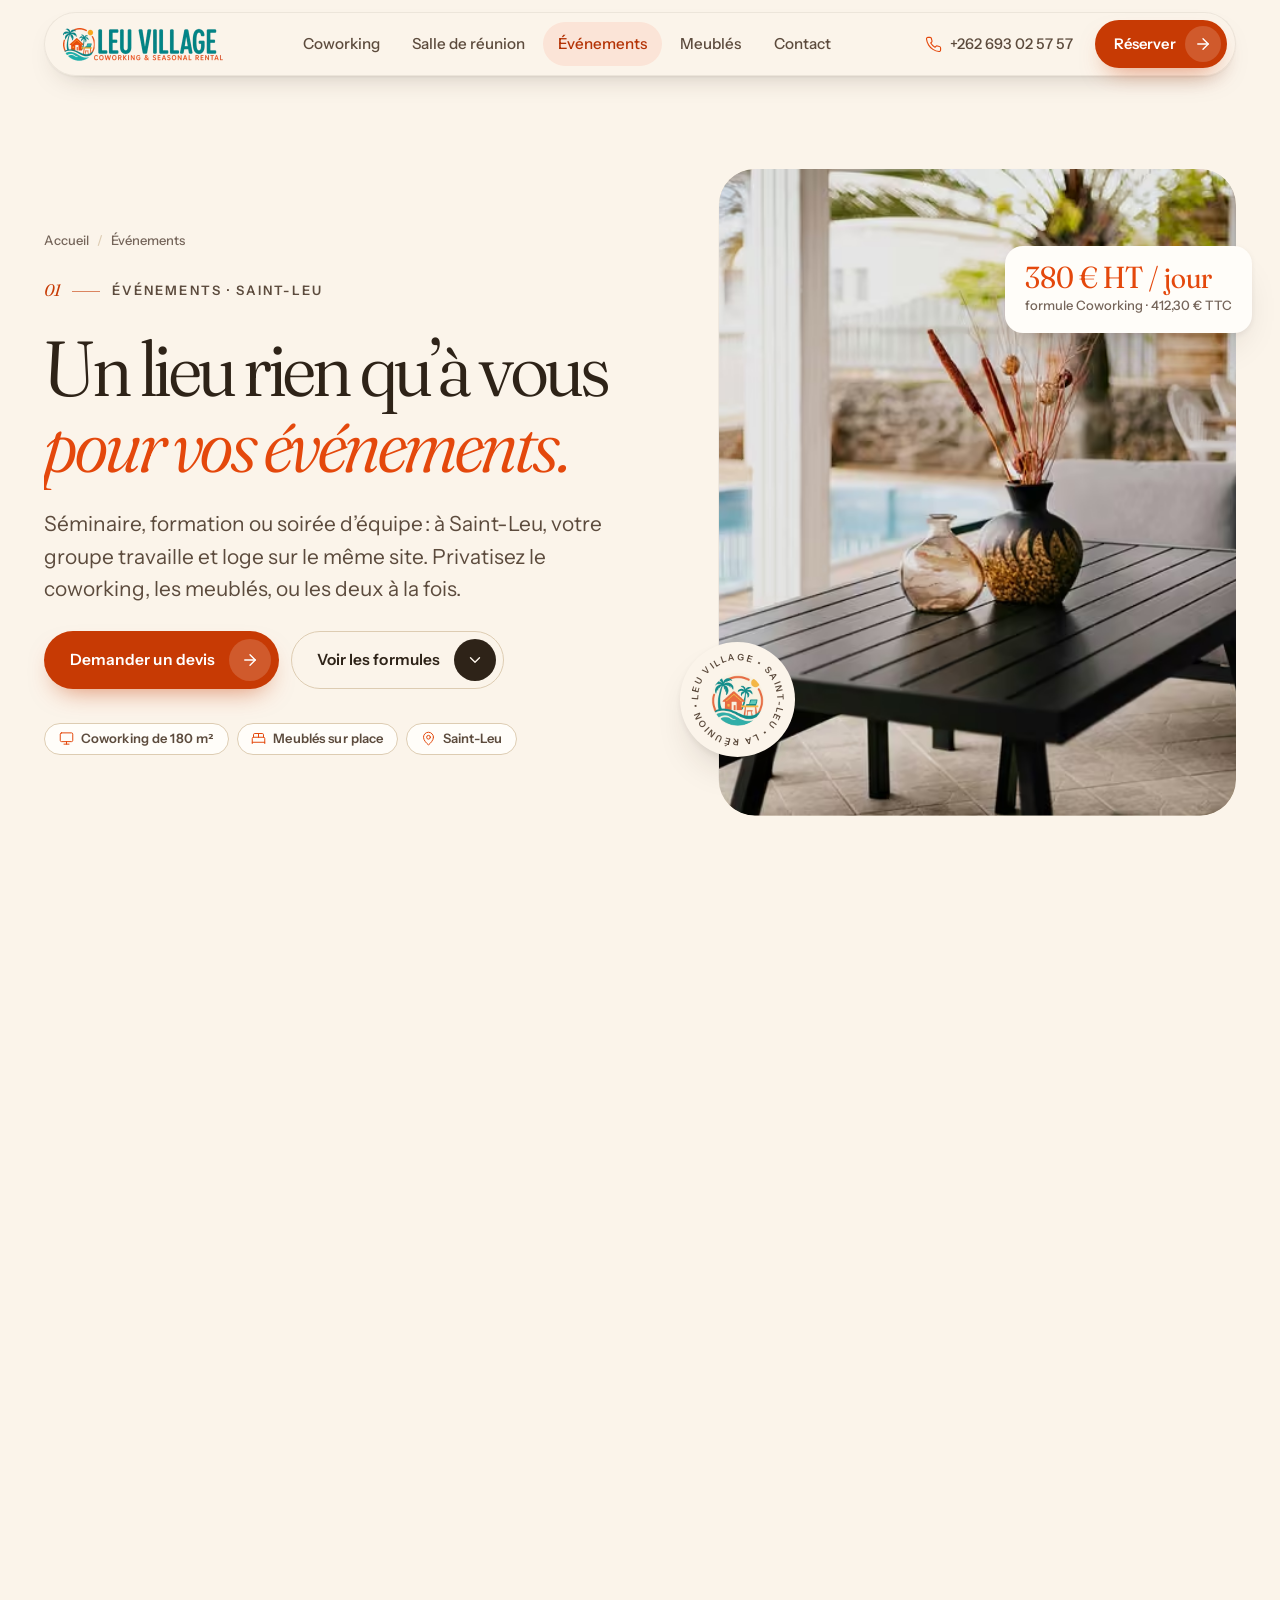
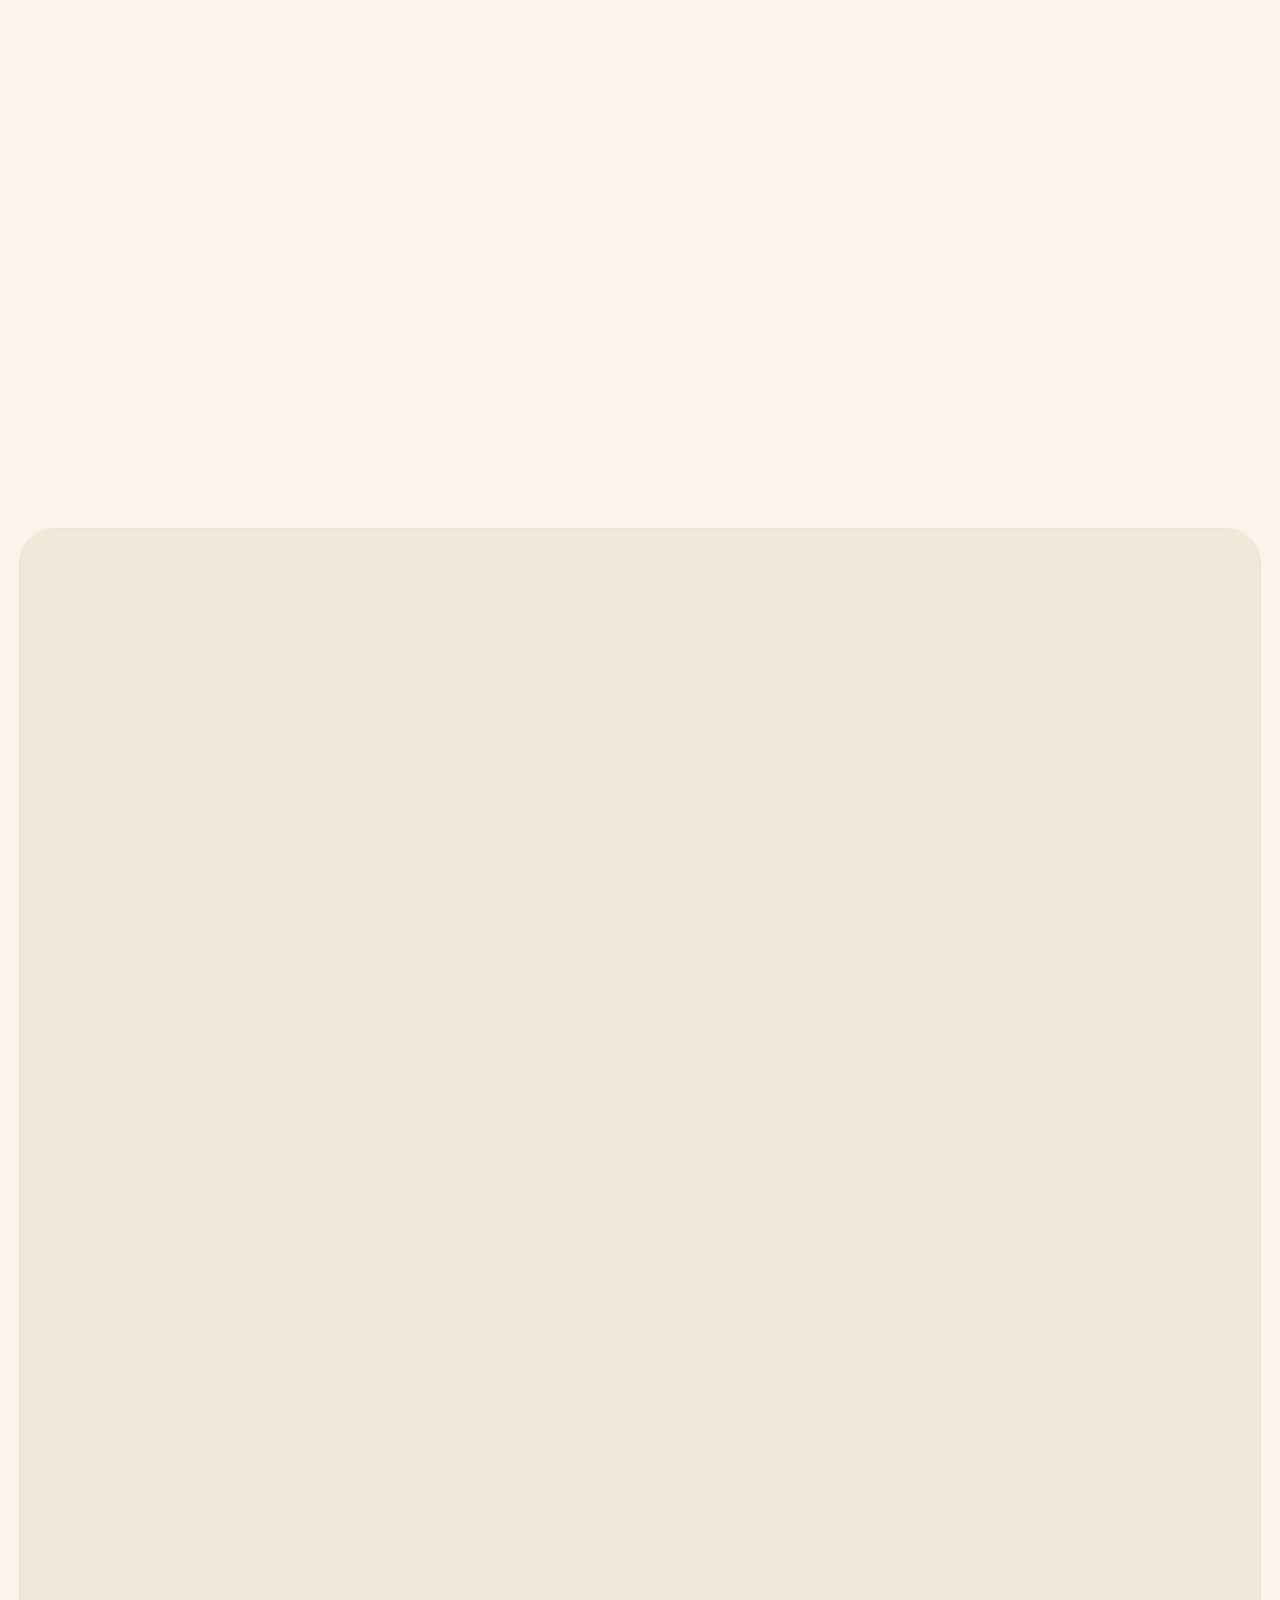
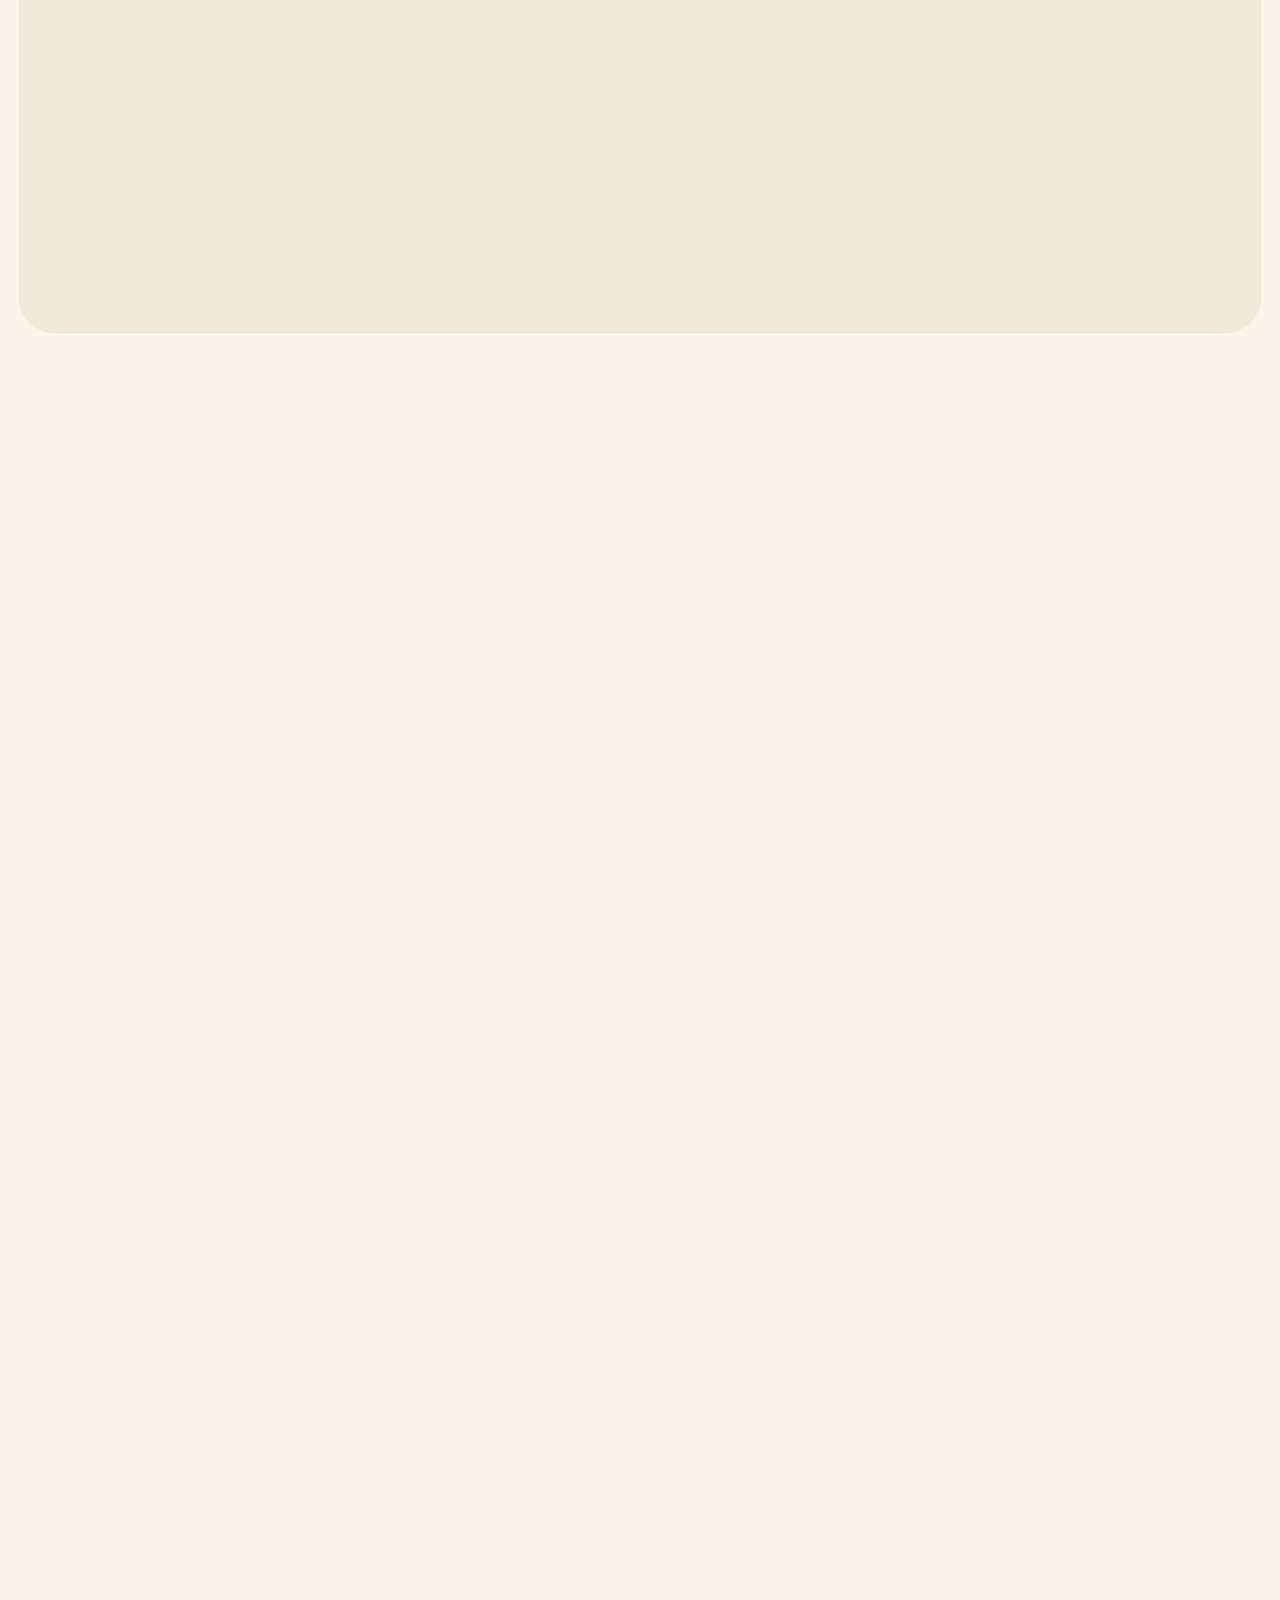
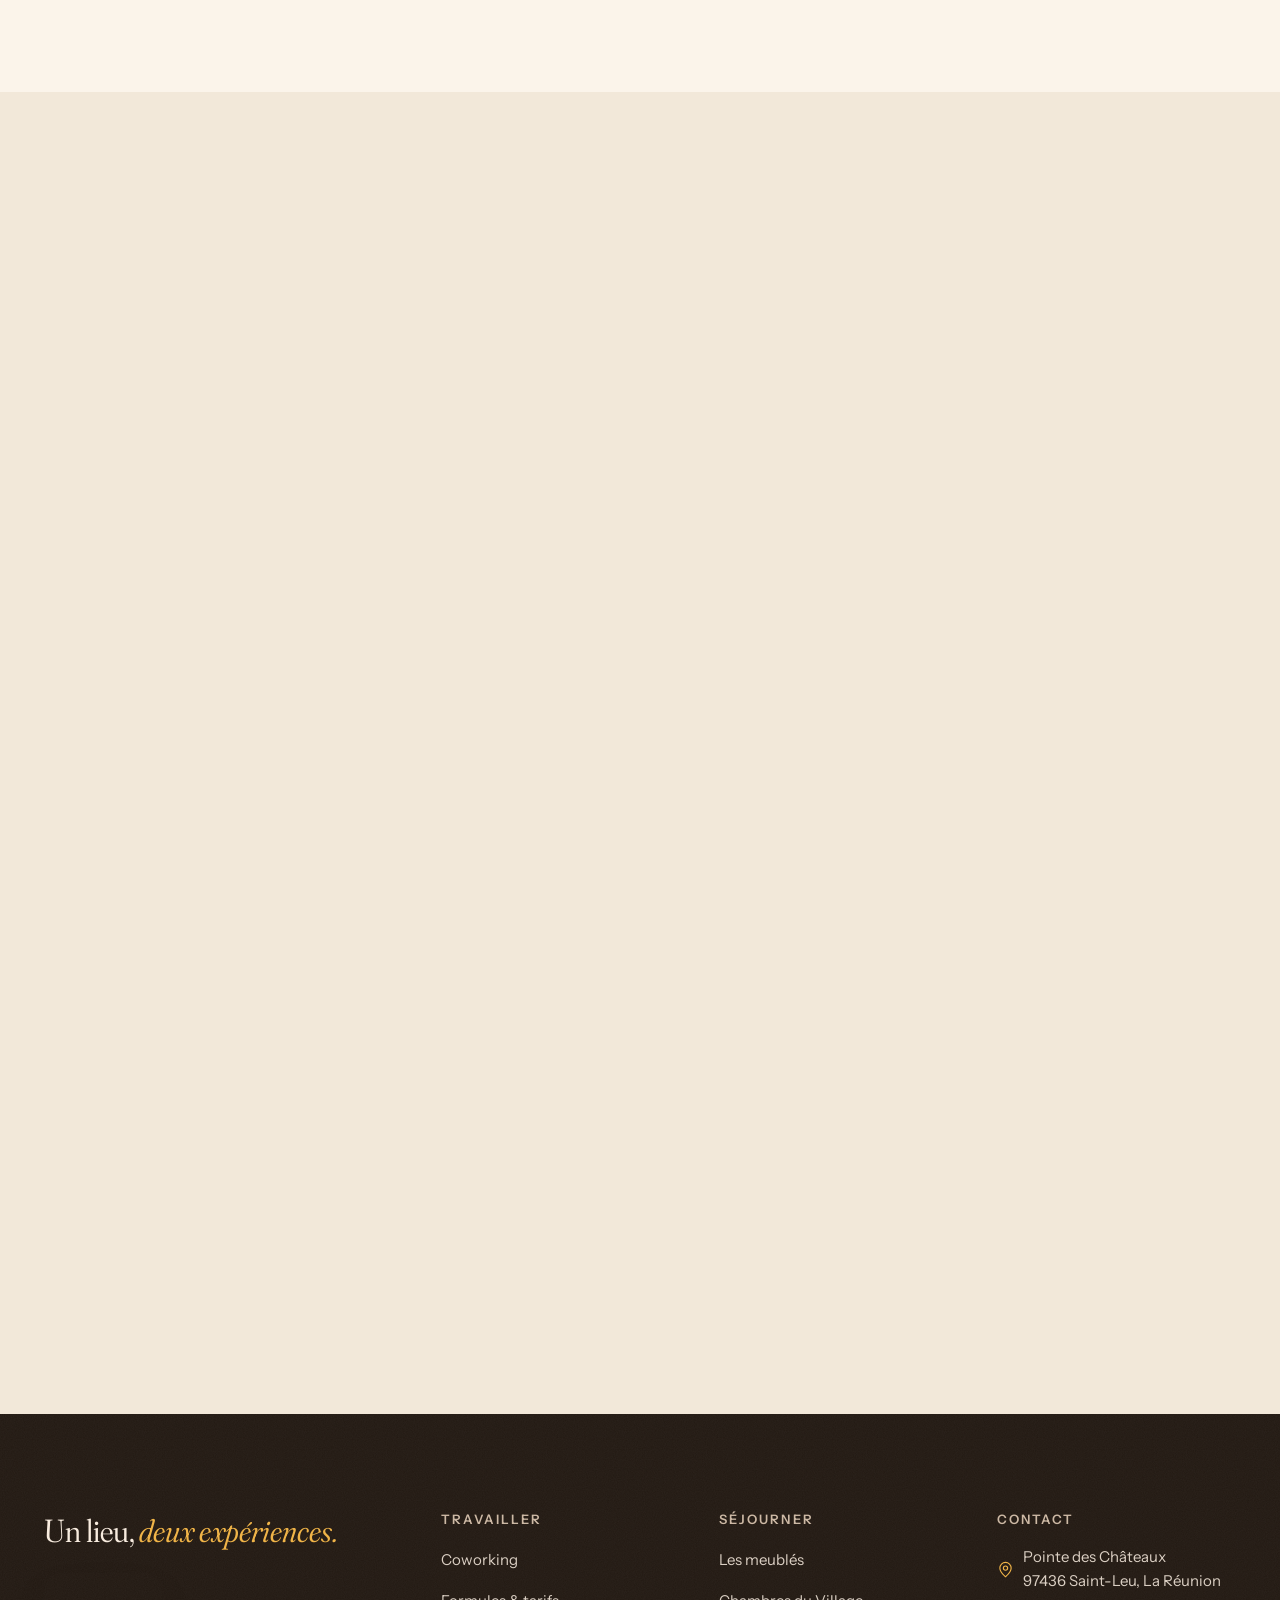
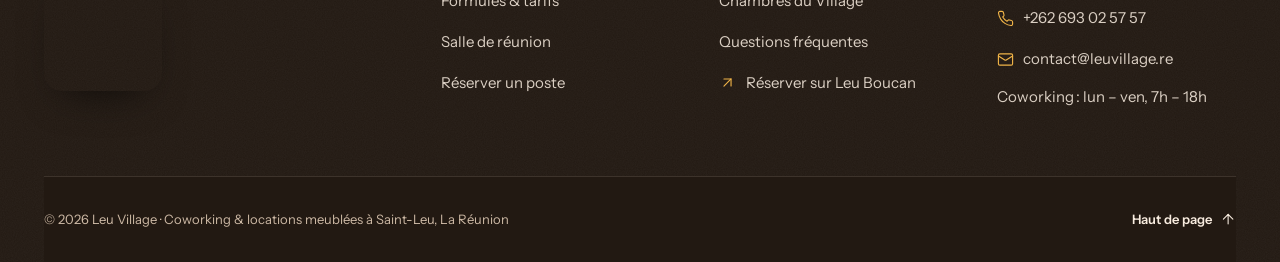
<file: evenements.html>
<!doctype html>
<html lang="fr">
<head>
<meta charset="utf-8">
<meta name="viewport" content="width=device-width, initial-scale=1, viewport-fit=cover">
<meta http-equiv="Content-Security-Policy" content="default-src 'self'; script-src 'self'; style-src 'self'; img-src 'self' data:; font-src 'self'; connect-src 'self'; frame-src https://www.google.com https://maps.google.com; form-action 'self' mailto:; base-uri 'self'; object-src 'none'; upgrade-insecure-requests">
<meta name="referrer" content="strict-origin-when-cross-origin">
<title>Événements et séminaires à Saint-Leu — Leu Village</title>
<meta name="description" content="À Saint-Leu, privatisez le coworking (open space, salle de réunion et terrasse) et les meublés situés sur le même site : séminaires, formations, ateliers ou soirées d’équipe. Demande de devis en ligne.">
<link rel="canonical" href="https://harris220.github.io/LeuVillage-Prod/evenements.html">
<meta name="theme-color" content="#fbf4ea">
<meta property="og:type" content="website">
<meta property="og:locale" content="fr_FR">
<meta property="og:site_name" content="Leu Village">
<meta property="og:title" content="Événements et séminaires à Saint-Leu — Leu Village">
<meta property="og:description" content="À Saint-Leu, privatisez le coworking (open space, salle de réunion et terrasse) et les meublés situés sur le même site : séminaires, formations, ateliers ou soirées d’équipe. Demande de devis en ligne.">
<meta property="og:url" content="https://harris220.github.io/LeuVillage-Prod/evenements.html">
<meta property="og:image" content="https://harris220.github.io/LeuVillage-Prod/images/og-leu-village.jpg">
<meta property="og:image:width" content="1200">
<meta property="og:image:height" content="630">
<meta property="og:image:alt" content="Vue sur l’océan et les pentes de Saint-Leu depuis la Pointe des Châteaux">
<meta name="twitter:card" content="summary_large_image">
<link rel="icon" href="assets/img/favicon.ico" sizes="any">
<link rel="icon" type="image/png" href="assets/img/favicon-32.png" sizes="32x32">
<link rel="apple-touch-icon" href="assets/img/apple-touch-icon.png">
<link rel="preload" href="assets/fonts/fraunces.woff2" as="font" type="font/woff2" crossorigin>
<link rel="preload" href="assets/fonts/instrument-sans.woff2" as="font" type="font/woff2" crossorigin>

<link rel="stylesheet" href="assets/css/main.css?v=2cd22e231b">
<script src="assets/js/main.js?v=11810e8e1f" defer></script>
<script src="assets/js/config.js?v=4fd552e75e" defer></script>
<script src="assets/js/request.js?v=1f4a7244a1" defer></script>
<script src="assets/js/forms.js?v=f98e229602" defer></script>

</head>
<body id="top">

<a class="skip-link" href="#main">Aller au contenu</a>
<header class="site-header" data-header>
  <div class="site-header__bar">
    <a class="site-header__logo" href="index.html" aria-label="Leu Village, retour à l’accueil">
      <picture>
        <source type="image/webp" srcset="assets/img/logo-leu-village-320.webp 320w, assets/img/logo-leu-village-640.webp 640w" sizes="170px">
        <img src="assets/img/logo-leu-village-320.png" srcset="assets/img/logo-leu-village-320.png 320w, assets/img/logo-leu-village-640.png 640w" sizes="170px" width="320" height="66" alt="Leu Village — Coworking &amp; Seasonal Rental">
      </picture>
    </a>
    <nav class="site-nav" aria-label="Navigation principale">
      <ul>
        <li><a href="coworking.html">Coworking</a></li>
        <li><a href="salle-de-reunion.html">Salle de réunion</a></li>
        <li><a href="evenements.html" aria-current="page">Événements</a></li>
        <li><a href="meubles.html">Meublés</a></li>
        <li><a href="contact.html">Contact</a></li>
      </ul>
    </nav>
    <div class="site-header__actions">
      <a class="site-header__phone" href="tel:+262693025757" aria-label="Appeler Leu Village au +262 693 02 57 57"><svg class="icon" viewBox="0 0 24 24" aria-hidden="true" focusable="false"><path d="M22 16.92v3a2 2 0 0 1-2.18 2 19.79 19.79 0 0 1-8.63-3.07 19.5 19.5 0 0 1-6-6 19.79 19.79 0 0 1-3.07-8.67A2 2 0 0 1 4.11 2h3a2 2 0 0 1 2 1.72 12.84 12.84 0 0 0 .7 2.81 2 2 0 0 1-.45 2.11L8.09 9.91a16 16 0 0 0 6 6l1.27-1.27a2 2 0 0 1 2.11-.45 12.84 12.84 0 0 0 2.81.7A2 2 0 0 1 22 16.92z"/></svg><span>+262 693 02 57 57</span></a>
      <a class="btn btn--primary btn--sm" href="reserver.html" aria-label="Réserver"><span class="btn__label"><span class="btn__text" data-label="Réserver">Réserver</span></span><span class="btn__icon" aria-hidden="true"><svg class="icon" viewBox="0 0 24 24" aria-hidden="true" focusable="false"><path d="M5 12h14"/><path d="m12 5 7 7-7 7"/></svg><svg class="icon" viewBox="0 0 24 24" aria-hidden="true" focusable="false"><path d="M5 12h14"/><path d="m12 5 7 7-7 7"/></svg></span></a>
      <button class="menu-toggle" type="button" aria-expanded="false" aria-controls="mobile-menu"><span class="sr-only">Ouvrir le menu</span><span class="menu-toggle__bars" aria-hidden="true"></span></button>
    </div>
  </div>
</header>
<div class="mobile-menu" id="mobile-menu">
  <nav class="mobile-menu__nav" aria-label="Menu principal">
    <ul>
      <li><a class="d-0" href="index.html"><small>01</small>Accueil</a></li>
      <li class="mobile-menu__group"><p class="mobile-menu__title">Travailler</p><ul><li><a class="d-1" href="coworking.html"><small>02</small>Coworking</a></li><li><a class="d-2" href="salle-de-reunion.html"><small>03</small>Salle de réunion</a></li><li><a class="d-3" href="evenements.html" aria-current="page"><small>04</small>Événements</a></li></ul></li>
      <li class="mobile-menu__group"><p class="mobile-menu__title">Séjourner</p><ul><li><a class="d-4" href="meubles.html"><small>05</small>Les meublés</a></li></ul></li>
      <li class="mobile-menu__group"><p class="mobile-menu__title">Infos</p><ul><li><a class="d-5" href="contact.html"><small>06</small>Contact</a></li><li><a class="d-6" href="reserver.html"><small>07</small>Réserver</a></li></ul></li>
    </ul>
  </nav>
  <div class="mobile-menu__foot">
    <div class="mobile-menu__contact">
      <a href="tel:+262693025757"><svg class="icon" viewBox="0 0 24 24" aria-hidden="true" focusable="false"><path d="M22 16.92v3a2 2 0 0 1-2.18 2 19.79 19.79 0 0 1-8.63-3.07 19.5 19.5 0 0 1-6-6 19.79 19.79 0 0 1-3.07-8.67A2 2 0 0 1 4.11 2h3a2 2 0 0 1 2 1.72 12.84 12.84 0 0 0 .7 2.81 2 2 0 0 1-.45 2.11L8.09 9.91a16 16 0 0 0 6 6l1.27-1.27a2 2 0 0 1 2.11-.45 12.84 12.84 0 0 0 2.81.7A2 2 0 0 1 22 16.92z"/></svg>+262 693 02 57 57</a>
      <a href="mailto:contact@leuvillage.re"><svg class="icon" viewBox="0 0 24 24" aria-hidden="true" focusable="false"><rect width="20" height="16" x="2" y="4" rx="2"/><path d="m22 7-8.97 5.7a1.94 1.94 0 0 1-2.06 0L2 7"/></svg>contact@leuvillage.re</a>
    </div>
    <a class="btn btn--primary" href="reserver.html" aria-label="Réserver"><span class="btn__label"><span class="btn__text" data-label="Réserver">Réserver</span></span><span class="btn__icon" aria-hidden="true"><svg class="icon" viewBox="0 0 24 24" aria-hidden="true" focusable="false"><path d="M5 12h14"/><path d="m12 5 7 7-7 7"/></svg><svg class="icon" viewBox="0 0 24 24" aria-hidden="true" focusable="false"><path d="M5 12h14"/><path d="m12 5 7 7-7 7"/></svg></span></a>
  </div>
</div>
<main id="main" tabindex="-1">


<section class="page-hero intro" aria-labelledby="page-titre">
  <div class="container page-hero__grid">
    <div class="page-hero__text">
      <nav class="d-0" aria-label="Fil d’Ariane" data-intro><ol class="breadcrumb"><li><a href="index.html">Accueil</a></li><li aria-current="page">Événements</li></ol></nav>
      <p class="eyebrow d-0" data-intro><span class="eyebrow__num">01</span>Événements · Saint-Leu</p>
      <h1 class="page-hero__title" id="page-titre">
        <span class="line"><span class="d-0">Un lieu rien qu’à vous</span></span>
        <span class="line"><span class="d-1"><em class="accent">pour vos événements.</em></span></span>
      </h1>
      <p class="lead d-1" data-intro>Séminaire, formation ou soirée d’équipe : à Saint-Leu, votre groupe travaille et loge sur le même site. Privatisez le coworking, les meublés, ou les deux à la fois.</p>
      <div class="btn-row d-2" data-intro><a class="btn btn--primary" href="#devis" aria-label="Demander un devis" data-magnetic><span class="btn__label"><span class="btn__text" data-label="Demander un devis">Demander un devis</span></span><span class="btn__icon" aria-hidden="true"><svg class="icon" viewBox="0 0 24 24" aria-hidden="true" focusable="false"><path d="M5 12h14"/><path d="m12 5 7 7-7 7"/></svg><svg class="icon" viewBox="0 0 24 24" aria-hidden="true" focusable="false"><path d="M5 12h14"/><path d="m12 5 7 7-7 7"/></svg></span></a><a class="btn btn--ghost" href="#formules" aria-label="Voir les formules"><span class="btn__label"><span class="btn__text" data-label="Voir les formules">Voir les formules</span></span><span class="btn__icon" aria-hidden="true"><svg class="icon" viewBox="0 0 24 24" aria-hidden="true" focusable="false"><path d="m6 9 6 6 6-6"/></svg><svg class="icon" viewBox="0 0 24 24" aria-hidden="true" focusable="false"><path d="m6 9 6 6 6-6"/></svg></span></a></div>
      <div class="chips page-hero__facts d-3" data-intro><span class="chip"><svg class="icon" viewBox="0 0 24 24" aria-hidden="true" focusable="false"><rect width="20" height="14" x="2" y="3" rx="2"/><path d="M8 21h8"/><path d="M12 17v4"/></svg>Coworking de 180 m²</span><span class="chip"><svg class="icon" viewBox="0 0 24 24" aria-hidden="true" focusable="false"><path d="M2 20v-8a2 2 0 0 1 2-2h16a2 2 0 0 1 2 2v8"/><path d="M4 10V6a2 2 0 0 1 2-2h12a2 2 0 0 1 2 2v4"/><path d="M12 4v6"/><path d="M2 18h20"/></svg>Meublés sur place</span><span class="chip"><svg class="icon" viewBox="0 0 24 24" aria-hidden="true" focusable="false"><path d="M20 10c0 4.993-5.539 10.193-7.399 11.799a1 1 0 0 1-1.202 0C9.539 20.193 4 14.993 4 10a8 8 0 0 1 16 0"/><circle cx="12" cy="10" r="3"/></svg>Saint-Leu</span></div>
    </div>
    <div class="page-hero__media">
      <div class="page-hero__frame d-1" data-intro-img><picture><source type="image/avif" srcset="images/bougainvillier-terrasse-repas-480.avif 480w, images/bougainvillier-terrasse-repas-800.avif 800w, images/bougainvillier-terrasse-repas-1280.avif 1280w, images/bougainvillier-terrasse-repas-1600.avif 1600w" sizes="(min-width: 900px) 44vw, 92vw"><source type="image/webp" srcset="images/bougainvillier-terrasse-repas-480.webp 480w, images/bougainvillier-terrasse-repas-800.webp 800w, images/bougainvillier-terrasse-repas-1280.webp 1280w, images/bougainvillier-terrasse-repas-1600.webp 1600w" sizes="(min-width: 900px) 44vw, 92vw"><img src="images/bougainvillier-terrasse-repas-800.webp" width="2560" height="1707" alt="La terrasse et la piscine de Leu Bougainvillier" fetchpriority="high" decoding="async"></picture></div>
      <p class="page-hero__tag d-4" data-intro><strong>380 € HT / jour</strong><span>formule Coworking · 412,30 € TTC</span></p>
      
<div class="badge-spin" aria-hidden="true">
  <svg viewBox="0 0 120 120"><defs><path id="badge-circle" d="M60,60 m-46,0 a46,46 0 1,1 92,0 a46,46 0 1,1 -92,0"/></defs><text><textPath href="#badge-circle" textLength="286" lengthAdjust="spacing">Leu Village • Saint-Leu • La Réunion •</textPath></text></svg>
  <img src="assets/img/emblem-320.webp" width="160" height="160" alt="" loading="lazy" decoding="async">
</div>
    </div>
  </div>
</section>

<section class="section" id="lieux" aria-labelledby="lieux-titre">
  <div class="container">
    <div class="section-head section-head--split">
      <div class="stack stack--md">
        <div data-reveal><p class="eyebrow"><span class="eyebrow__num">02</span>Les lieux</p></div>
        <h2 class="h2 section-head__title" id="lieux-titre" data-split>Travailler et loger, <em class="accent">sur le même site</em></h2>
      </div>
      <p class="lead" data-reveal>Le coworking se privatise en entier, avec sa salle de réunion et sa terrasse. Les meublés situés sur le même site peuvent s’y ajouter.</p>
    </div>
    <div class="spaces" data-stagger>
      
      <article class="space-card">
        <div class="space-card__media space-card__media--trio"><picture><source type="image/avif" srcset="images/coworking-openspace-480.avif 480w, images/coworking-openspace-800.avif 800w, images/coworking-openspace-1280.avif 1280w, images/coworking-openspace-1448.avif 1448w" sizes="(min-width: 760px) 28vw, 92vw"><source type="image/webp" srcset="images/coworking-openspace-480.webp 480w, images/coworking-openspace-800.webp 800w, images/coworking-openspace-1280.webp 1280w, images/coworking-openspace-1448.webp 1448w" sizes="(min-width: 760px) 28vw, 92vw"><img src="images/coworking-openspace-800.webp" width="1448" height="1810" alt="L’open space du coworking, avec ses postes de travail, sa table haute et ses tables rondes" loading="lazy" decoding="async" class="fade-img"></picture><picture><source type="image/avif" srcset="images/coworking-reunion-480.avif 480w, images/coworking-reunion-800.avif 800w, images/coworking-reunion-1280.avif 1280w" sizes="(min-width: 760px) 28vw, 46vw"><source type="image/webp" srcset="images/coworking-reunion-480.webp 480w, images/coworking-reunion-800.webp 800w, images/coworking-reunion-1280.webp 1280w" sizes="(min-width: 760px) 28vw, 46vw"><img src="images/coworking-reunion-800.webp" width="1280" height="1600" alt="La salle de réunion : grande table blanche, grand écran et mur à lames de bois" loading="lazy" decoding="async" class="fade-img"></picture><picture><source type="image/avif" srcset="images/coworking-terrasse-480.avif 480w, images/coworking-terrasse-800.avif 800w, images/coworking-terrasse-1280.avif 1280w" sizes="(min-width: 760px) 28vw, 46vw"><source type="image/webp" srcset="images/coworking-terrasse-480.webp 480w, images/coworking-terrasse-800.webp 800w, images/coworking-terrasse-1280.webp 1280w" sizes="(min-width: 760px) 28vw, 46vw"><img src="images/coworking-terrasse-800.webp" width="1280" height="1600" alt="La terrasse : salon d’extérieur sous une pergola à lames, sur un sol en bois" loading="lazy" decoding="async" class="fade-img"></picture></div>
        <div class="space-card__body">
          <p class="space-card__kicker">Open space, salle et terrasse</p>
          <h3 class="h3">Le coworking, en entier</h3>
          <p class="space-card__text">L’open space, la salle de réunion et la terrasse se privatisent ensemble : tout le lieu est réservé à votre groupe.</p>
          <ul class="checks"><li>Coworking de 180 m², 8 postes de travail</li><li>Salle de réunion avec grand écran, pour 6 à 8 personnes</li><li>Terrasse aménagée, cuisine équipée et fibre</li></ul>
          <p><a class="link" href="coworking.html">Découvrir le coworking <svg class="icon" viewBox="0 0 24 24" aria-hidden="true" focusable="false"><path d="M5 12h14"/><path d="m12 5 7 7-7 7"/></svg></a></p>
        </div>
      </article>
      <article class="space-card">
        <div class="space-card__media"><picture><source type="image/avif" srcset="images/piscine-bougainvillier-480.avif 480w, images/piscine-bougainvillier-768.avif 768w, images/piscine-bougainvillier-1280.avif 1280w, images/piscine-bougainvillier-1920.avif 1920w, images/piscine-bougainvillier-2560.avif 2560w" sizes="(min-width: 760px) 46vw, 92vw"><source type="image/webp" srcset="images/piscine-bougainvillier-480.webp 480w, images/piscine-bougainvillier-768.webp 768w, images/piscine-bougainvillier-1280.webp 1280w, images/piscine-bougainvillier-1920.webp 1920w, images/piscine-bougainvillier-2560.webp 2560w" sizes="(min-width: 760px) 46vw, 92vw"><img src="images/piscine-bougainvillier-768.webp" width="2560" height="1707" alt="La piscine et la terrasse en bois de Leu Bougainvillier, sous les palmiers" loading="lazy" decoding="async" class="fade-img"></picture></div>
        <div class="space-card__body">
          <p class="space-card__kicker">Sur le même site</p>
          <h3 class="h3">Les meublés</h3>
          <p class="space-card__text">Deux meublés sur le même site que le coworking, pour loger votre groupe, avec un très grand espace extérieur.</p>
          <ul class="checks"><li>Leu Bougainvillier : T3 avec piscine, 4 personnes</li><li>Leu Paille en Queue : T5, 10 personnes (14 au maximum)</li><li>Très grand espace extérieur et barbecue</li></ul>
          <p><a class="link" href="meubles.html#logements">Voir les meublés <svg class="icon" viewBox="0 0 24 24" aria-hidden="true" focusable="false"><path d="M5 12h14"/><path d="m12 5 7 7-7 7"/></svg></a></p>
        </div>
      </article>
    </div>
  </div>
</section>

<section class="section section--panel" id="formules" aria-labelledby="formules-titre">
  <div class="container">
    <div class="section-head section-head--split">
      <div class="stack stack--md">
        <div data-reveal><p class="eyebrow"><span class="eyebrow__num">03</span>Formules</p></div>
        <h2 class="h2 section-head__title" id="formules-titre" data-split>Des idées de <em class="accent">privatisation</em></h2>
      </div>
      <p class="lead" data-reveal>Chaque événement est différent : nos formules sont modulables.</p>
    </div>
    <div class="prices prices--formules" data-stagger>
      
<article class="price-card">
  
  <header>
    <p class="price-card__kicker">Sans hébergement</p>
    <h3 class="price-card__title">Formule Coworking</h3>
  </header>
  <p class="price-card__price"><span class="price-card__amount">380<sup>€</sup></span><span class="price-card__unit">HT<br>la journée</span><span class="price-card__ttc">soit 412,30 € TTC</span></p>
  <p class="price-card__desc">Privatisation de l’espace de coworking, pour une journée de travail, une formation ou un atelier.</p>
  <ul class="checks"><li>Tout le coworking de 180 m²</li><li>Fibre, café et cuisine équipée</li><li>Ménage compris</li></ul>
  <a class="btn btn--ghost btn--sm" href="evenements.html?formule=coworking#devis" aria-label="Demander cette formule : Sans hébergement Formule Coworking"><span class="btn__label"><span class="btn__text" data-label="Demander cette formule">Demander cette formule</span></span><span class="btn__icon" aria-hidden="true"><svg class="icon" viewBox="0 0 24 24" aria-hidden="true" focusable="false"><path d="M5 12h14"/><path d="m12 5 7 7-7 7"/></svg><svg class="icon" viewBox="0 0 24 24" aria-hidden="true" focusable="false"><path d="M5 12h14"/><path d="m12 5 7 7-7 7"/></svg></span></a>
</article>
<article class="price-card">
  
  <header>
    <p class="price-card__kicker">Coworking + Leu Bougainvillier</p>
    <h3 class="price-card__title">Formule Bougainvillier</h3>
  </header>
  <p class="price-card__price"><span class="price-card__quote">Sur devis</span><span class="price-card__unit">selon<br>vos dates</span></p>
  <p class="price-card__desc">Le coworking et le meublé Leu Bougainvillier : jusqu’à 4 personnes hébergées sur place.</p>
  <ul class="checks"><li>Tout le coworking</li><li>Leu Bougainvillier</li><li>Sur le même site</li></ul>
  <a class="btn btn--ghost btn--sm" href="evenements.html?formule=bougainvillier#devis" aria-label="Demander cette formule : Coworking + Leu Bougainvillier Formule Bougainvillier"><span class="btn__label"><span class="btn__text" data-label="Demander cette formule">Demander cette formule</span></span><span class="btn__icon" aria-hidden="true"><svg class="icon" viewBox="0 0 24 24" aria-hidden="true" focusable="false"><path d="M5 12h14"/><path d="m12 5 7 7-7 7"/></svg><svg class="icon" viewBox="0 0 24 24" aria-hidden="true" focusable="false"><path d="M5 12h14"/><path d="m12 5 7 7-7 7"/></svg></span></a>
</article>
<article class="price-card">
  
  <header>
    <p class="price-card__kicker">Coworking + Leu Paille en Queue</p>
    <h3 class="price-card__title">Formule Paille en Queue</h3>
  </header>
  <p class="price-card__price"><span class="price-card__quote">Sur devis</span><span class="price-card__unit">selon<br>vos dates</span></p>
  <p class="price-card__desc">Le coworking et le meublé Leu Paille en Queue : 10 personnes hébergées confortablement, 14 au maximum.</p>
  <ul class="checks"><li>Tout le coworking</li><li>Leu Paille en Queue</li><li>Sur le même site</li></ul>
  <a class="btn btn--ghost btn--sm" href="evenements.html?formule=paille-en-queue#devis" aria-label="Demander cette formule : Coworking + Leu Paille en Queue Formule Paille en Queue"><span class="btn__label"><span class="btn__text" data-label="Demander cette formule">Demander cette formule</span></span><span class="btn__icon" aria-hidden="true"><svg class="icon" viewBox="0 0 24 24" aria-hidden="true" focusable="false"><path d="M5 12h14"/><path d="m12 5 7 7-7 7"/></svg><svg class="icon" viewBox="0 0 24 24" aria-hidden="true" focusable="false"><path d="M5 12h14"/><path d="m12 5 7 7-7 7"/></svg></span></a>
</article>
<article class="price-card is-featured">
  <span class="chip chip--amber price-card__badge">La plus complète</span>
  <header>
    <p class="price-card__kicker">Coworking + les deux meublés</p>
    <h3 class="price-card__title">Formule Leu Village</h3>
  </header>
  <p class="price-card__price"><span class="price-card__quote">Sur devis</span><span class="price-card__unit">selon<br>vos dates</span></p>
  <p class="price-card__desc">Le coworking, Leu Bougainvillier et Leu Paille en Queue : 14 personnes hébergées confortablement, 16 au maximum.</p>
  <ul class="checks"><li>Tout le coworking</li><li>Les deux meublés</li><li>Sur le même site</li></ul>
  <a class="btn btn--light btn--sm" href="evenements.html?formule=leu-village#devis" aria-label="Demander cette formule : Coworking + les deux meublés Formule Leu Village"><span class="btn__label"><span class="btn__text" data-label="Demander cette formule">Demander cette formule</span></span><span class="btn__icon" aria-hidden="true"><svg class="icon" viewBox="0 0 24 24" aria-hidden="true" focusable="false"><path d="M5 12h14"/><path d="m12 5 7 7-7 7"/></svg><svg class="icon" viewBox="0 0 24 24" aria-hidden="true" focusable="false"><path d="M5 12h14"/><path d="m12 5 7 7-7 7"/></svg></span></a>
</article>
    </div>
    <div class="formula-custom" data-reveal>
      <h3 class="formula-custom__title">Une formule <em class="accent">sur mesure</em> ?</h3>
      <p class="formula-custom__text">Plus de monde ? Nous adaptons l’aménagement, le traiteur et l’hébergement (meublés, chambres) selon la taille de votre groupe.</p>
      <ul class="formula-custom__grid" aria-label="Ce que nous adaptons">
        <li><span class="formula-custom__icon"><svg class="icon" viewBox="0 0 24 24" aria-hidden="true" focusable="false"><circle cx="12" cy="12" r="10"/><path d="M12 6v6l4 2"/></svg></span>Durée</li><li><span class="formula-custom__icon"><svg class="icon" viewBox="0 0 24 24" aria-hidden="true" focusable="false"><path d="M16 21v-2a4 4 0 0 0-4-4H6a4 4 0 0 0-4 4v2"/><circle cx="9" cy="7" r="4"/><path d="M22 21v-2a4 4 0 0 0-3-3.87"/><path d="M16 3.13a4 4 0 0 1 0 7.75"/></svg></span>Nombre de personnes</li><li><span class="formula-custom__icon"><svg class="icon" viewBox="0 0 24 24" aria-hidden="true" focusable="false"><path d="M2 20v-8a2 2 0 0 1 2-2h16a2 2 0 0 1 2 2v8"/><path d="M4 10V6a2 2 0 0 1 2-2h12a2 2 0 0 1 2 2v4"/><path d="M12 4v6"/><path d="M2 18h20"/></svg></span>Hébergement</li><li><span class="formula-custom__icon"><svg class="icon" viewBox="0 0 24 24" aria-hidden="true" focusable="false"><path d="M3 2v7c0 1.1.9 2 2 2h4a2 2 0 0 0 2-2V2"/><path d="M7 2v20"/><path d="M21 15V2a5 5 0 0 0-5 5v6c0 1.1.9 2 2 2h3Zm0 0v7"/></svg></span>Traiteur</li><li><span class="formula-custom__icon"><svg class="icon" viewBox="0 0 24 24" aria-hidden="true" focusable="false"><path d="M10 2v2"/><path d="M14 2v2"/><path d="M16 8a1 1 0 0 1 1 1v8a4 4 0 0 1-4 4H7a4 4 0 0 1-4-4V9a1 1 0 0 1 1-1h14a4 4 0 1 1 0 8h-1"/><path d="M6 2v2"/></svg></span>Pauses gourmandes</li><li><span class="formula-custom__icon"><svg class="icon" viewBox="0 0 24 24" aria-hidden="true" focusable="false"><path d="M9.937 15.5A2 2 0 0 0 8.5 14.063l-6.135-1.582a.5.5 0 0 1 0-.962L8.5 9.936A2 2 0 0 0 9.937 8.5l1.582-6.135a.5.5 0 0 1 .963 0L14.063 8.5A2 2 0 0 0 15.5 9.937l6.135 1.581a.5.5 0 0 1 0 .964L15.5 14.063a2 2 0 0 0-1.437 1.437l-1.582 6.135a.5.5 0 0 1-.963 0z"/></svg></span>Animations</li><li><span class="formula-custom__icon"><svg class="icon" viewBox="0 0 24 24" aria-hidden="true" focusable="false"><path d="M2 3h20"/><path d="M21 3v11a2 2 0 0 1-2 2H5a2 2 0 0 1-2-2V3"/><path d="m7 21 5-5 5 5"/></svg></span>Matériel</li>
      </ul>
      <a class="btn btn--primary btn--sm" href="evenements.html?formule=sur-mesure#devis" aria-label="Demander un devis"><span class="btn__label"><span class="btn__text" data-label="Demander un devis">Demander un devis</span></span><span class="btn__icon" aria-hidden="true"><svg class="icon" viewBox="0 0 24 24" aria-hidden="true" focusable="false"><path d="M5 12h14"/><path d="m12 5 7 7-7 7"/></svg><svg class="icon" viewBox="0 0 24 24" aria-hidden="true" focusable="false"><path d="M5 12h14"/><path d="m12 5 7 7-7 7"/></svg></span></a>
    </div>
  </div>
</section>

<section class="section" aria-labelledby="formats-titre">
  <div class="container">
    <div class="section-head section-head--split">
      <div class="stack stack--md">
        <div data-reveal><p class="eyebrow"><span class="eyebrow__num">04</span>Formats</p></div>
        <h2 class="h2 section-head__title" id="formats-titre" data-split>Ce que vous pouvez <em class="accent">organiser</em></h2>
      </div>
      <p class="lead" data-reveal>Des rendez-vous de travail aux moments plus détendus : le lieu s’adapte à votre format et à votre groupe.</p>
    </div>
    <ul class="uses" data-stagger>
      <li class="use"><span class="use__num">01</span><svg class="icon" viewBox="0 0 24 24" aria-hidden="true" focusable="false"><path d="M16 21v-2a4 4 0 0 0-4-4H6a4 4 0 0 0-4 4v2"/><circle cx="9" cy="7" r="4"/><path d="M22 21v-2a4 4 0 0 0-3-3.87"/><path d="M16 3.13a4 4 0 0 1 0 7.75"/></svg><p class="use__title">Séminaires</p></li><li class="use"><span class="use__num">02</span><svg class="icon" viewBox="0 0 24 24" aria-hidden="true" focusable="false"><path d="M21.42 10.922a1 1 0 0 0-.019-1.838L12.83 5.18a2 2 0 0 0-1.66 0L2.6 9.08a1 1 0 0 0 0 1.832l8.57 3.908a2 2 0 0 0 1.66 0z"/><path d="M22 10v6"/><path d="M6 12.5V16a6 3 0 0 0 12 0v-3.5"/></svg><p class="use__title">Formations</p></li><li class="use"><span class="use__num">03</span><svg class="icon" viewBox="0 0 24 24" aria-hidden="true" focusable="false"><path d="M15 14c.2-1 .7-1.7 1.5-2.5 1-.9 1.5-2.2 1.5-3.5A6 6 0 0 0 6 8c0 1 .2 2.2 1.5 3.5.7.7 1.3 1.5 1.5 2.5"/><path d="M9 18h6"/><path d="M10 22h4"/></svg><p class="use__title">Ateliers</p></li><li class="use"><span class="use__num">04</span><svg class="icon" viewBox="0 0 24 24" aria-hidden="true" focusable="false"><path d="M9.937 15.5A2 2 0 0 0 8.5 14.063l-6.135-1.582a.5.5 0 0 1 0-.962L8.5 9.936A2 2 0 0 0 9.937 8.5l1.582-6.135a.5.5 0 0 1 .963 0L14.063 8.5A2 2 0 0 0 15.5 9.937l6.135 1.581a.5.5 0 0 1 0 .964L15.5 14.063a2 2 0 0 0-1.437 1.437l-1.582 6.135a.5.5 0 0 1-.963 0z"/></svg><p class="use__title">Soirées d’équipe</p></li><li class="use"><span class="use__num">05</span><svg class="icon" viewBox="0 0 24 24" aria-hidden="true" focusable="false"><path d="m11 17 2 2a1 1 0 1 0 3-3"/><path d="m14 14 2.5 2.5a1 1 0 1 0 3-3l-3.88-3.88a3 3 0 0 0-4.24 0l-.88.88a1 1 0 1 1-3-3l2.81-2.81a5.79 5.79 0 0 1 7.06-.87l.47.28a2 2 0 0 0 1.42.25L21 4"/><path d="m21 3 1 11h-2"/><path d="M3 3 2 14l6.5 6.5a1 1 0 1 0 3-3"/><path d="M3 4h8"/></svg><p class="use__title">Rencontres clients</p></li>
    </ul>
  </div>
</section>

<section class="section" aria-labelledby="deroule-titre">
  <div class="container">
    <div class="section-head section-head--split">
      <div class="stack stack--md">
        <div data-reveal><p class="eyebrow"><span class="eyebrow__num">05</span>Comment ça se passe</p></div>
        <h2 class="h2 section-head__title" id="deroule-titre" data-split>Trois étapes, <em class="accent">sans détour</em></h2>
      </div>
      <p class="lead" data-reveal>Pas de réservation en ligne pour les événements : chaque demande reçoit une réponse sur mesure.</p>
    </div>
    <ol class="steps" data-stagger>
      <li class="step"><span class="step__num">01</span><h3 class="h4">Vous décrivez votre projet</h3><p class="step__text">Le format, la date, le nombre de personnes et la formule qui vous intéresse : le formulaire ci-dessous suffit.</p></li><li class="step"><span class="step__num">02</span><h3 class="h4">Nous vous faisons une proposition</h3><p class="step__text">Nous vérifions les disponibilités et revenons vers vous avec un devis adapté à votre événement.</p></li><li class="step"><span class="step__num">03</span><h3 class="h4">Vous profitez du lieu</h3><p class="step__text">Une fois les détails validés ensemble, il ne vous reste qu’à accueillir vos invités.</p></li>
    </ol>
  </div>
</section>

<section class="section section--sand" id="devis" aria-labelledby="devis-titre">
  <div class="container">
    <div class="contact-grid">
      <div class="stack stack--md">
        <div data-reveal><p class="eyebrow"><span class="eyebrow__num">06</span>Demande de devis</p></div>
        <h2 class="h2" id="devis-titre" data-split>Parlons de <em class="accent">votre événement</em></h2>
        <p class="lead" data-reveal>Quelques informations suffisent pour vous répondre. Vous préférez en parler de vive voix ? Appelez-nous.</p>
        <ul class="contact-cards" data-reveal>
          <li><a class="contact-card" href="tel:+262693025757"><span class="contact-card__icon"><svg class="icon" viewBox="0 0 24 24" aria-hidden="true" focusable="false"><path d="M22 16.92v3a2 2 0 0 1-2.18 2 19.79 19.79 0 0 1-8.63-3.07 19.5 19.5 0 0 1-6-6 19.79 19.79 0 0 1-3.07-8.67A2 2 0 0 1 4.11 2h3a2 2 0 0 1 2 1.72 12.84 12.84 0 0 0 .7 2.81 2 2 0 0 1-.45 2.11L8.09 9.91a16 16 0 0 0 6 6l1.27-1.27a2 2 0 0 1 2.11-.45 12.84 12.84 0 0 0 2.81.7A2 2 0 0 1 22 16.92z"/></svg></span><span><span class="contact-card__label">Téléphone</span><span class="contact-card__value">+262 693 02 57 57</span></span><svg class="icon" viewBox="0 0 24 24" aria-hidden="true" focusable="false"><path d="M5 12h14"/><path d="m12 5 7 7-7 7"/></svg></a></li>
          <li><a class="contact-card" href="mailto:contact@leuvillage.re"><span class="contact-card__icon"><svg class="icon" viewBox="0 0 24 24" aria-hidden="true" focusable="false"><rect width="20" height="16" x="2" y="4" rx="2"/><path d="m22 7-8.97 5.7a1.94 1.94 0 0 1-2.06 0L2 7"/></svg></span><span><span class="contact-card__label">E-mail</span><span class="contact-card__value">contact@leuvillage.re</span></span><svg class="icon" viewBox="0 0 24 24" aria-hidden="true" focusable="false"><path d="M5 12h14"/><path d="m12 5 7 7-7 7"/></svg></a></li>
        </ul>
      </div>
      <div class="form-card" data-reveal>
        <form class="form" action="mailto:contact@leuvillage.re" method="post" enctype="text/plain" novalidate data-request="contact" data-contact-form data-subject="Événement" data-topic-label="Type d’événement" aria-label="Demande de devis pour un événement">
          <div class="form-alert" tabindex="-1" role="alert"><strong>Il manque quelques informations :</strong><ul></ul></div>
          <div class="fields">
            
<div class="field" data-field>
  <label for="ev-type">Type d’événement <span class="req" aria-hidden="true">*</span></label>
  <select class="select" id="ev-type" name="sujet" required aria-describedby="ev-type-err">
    <option value="" selected>Choisissez un format</option><option value="seminaire">Séminaire ou réunion d’équipe</option><option value="formation">Formation</option><option value="atelier">Atelier</option><option value="soiree">Soirée d’équipe</option><option value="rencontre">Rencontre clients</option><option value="autre">Autre événement</option>
  </select>
  <p class="field__error" id="ev-type-err"><svg class="icon" viewBox="0 0 24 24" aria-hidden="true" focusable="false"><circle cx="12" cy="12" r="10"/><path d="M12 8v4"/><path d="M12 16h.01"/></svg><span></span></p>
</div>
            
<div class="field" data-field>
  <label for="ev-personnes">Nombre de personnes <span class="req" aria-hidden="true">*</span></label>
  <input class="input" id="ev-personnes" name="personnes" type="number" required aria-describedby="ev-personnes-err" inputmode="numeric" min="1" max="500" data-row="Nombre de personnes">
  
  <p class="field__error" id="ev-personnes-err"><svg class="icon" viewBox="0 0 24 24" aria-hidden="true" focusable="false"><circle cx="12" cy="12" r="10"/><path d="M12 8v4"/><path d="M12 16h.01"/></svg><span></span></p>
</div>
            
<div class="field" data-field>
  <label for="ev-formule">Formule envisagée <span class="opt">(facultatif)</span></label>
  <select class="select" id="ev-formule" name="formule" aria-describedby="ev-formule-err" data-row="Formule envisagée" data-from-url="formule">
    <option value="" selected>Je ne sais pas encore</option><option value="coworking">Formule Coworking</option><option value="bougainvillier">Formule Bougainvillier</option><option value="paille-en-queue">Formule Paille en Queue</option><option value="leu-village">Formule Leu Village</option><option value="sur-mesure">Une formule sur mesure</option>
  </select>
  <p class="field__error" id="ev-formule-err"><svg class="icon" viewBox="0 0 24 24" aria-hidden="true" focusable="false"><circle cx="12" cy="12" r="10"/><path d="M12 8v4"/><path d="M12 16h.01"/></svg><span></span></p>
</div>
            
<div class="field" data-field>
  <label for="ev-date">Date souhaitée <span class="opt">(facultatif)</span></label>
  <input class="input" id="ev-date" name="date" type="date" aria-describedby="ev-date-help ev-date-err" data-row="Date souhaitée">
  <p class="field__help" id="ev-date-help">Laissez vide si la date n’est pas encore fixée.</p>
  <p class="field__error" id="ev-date-err"><svg class="icon" viewBox="0 0 24 24" aria-hidden="true" focusable="false"><circle cx="12" cy="12" r="10"/><path d="M12 8v4"/><path d="M12 16h.01"/></svg><span></span></p>
</div>
            
<div class="field" data-field>
  <label for="ev-prenom">Prénom <span class="req" aria-hidden="true">*</span></label>
  <input class="input" id="ev-prenom" name="prenom" type="text" required maxlength="80" autocomplete="given-name" aria-describedby="ev-prenom-err">
  
  <p class="field__error" id="ev-prenom-err"><svg class="icon" viewBox="0 0 24 24" aria-hidden="true" focusable="false"><circle cx="12" cy="12" r="10"/><path d="M12 8v4"/><path d="M12 16h.01"/></svg><span></span></p>
</div>
            
<div class="field" data-field>
  <label for="ev-nom">Nom <span class="req" aria-hidden="true">*</span></label>
  <input class="input" id="ev-nom" name="nom" type="text" required maxlength="80" autocomplete="family-name" aria-describedby="ev-nom-err">
  
  <p class="field__error" id="ev-nom-err"><svg class="icon" viewBox="0 0 24 24" aria-hidden="true" focusable="false"><circle cx="12" cy="12" r="10"/><path d="M12 8v4"/><path d="M12 16h.01"/></svg><span></span></p>
</div>
            
<div class="field" data-field>
  <label for="ev-email">E-mail <span class="req" aria-hidden="true">*</span></label>
  <input class="input" id="ev-email" name="email" type="email" required maxlength="254" autocomplete="email" aria-describedby="ev-email-err" inputmode="email">
  
  <p class="field__error" id="ev-email-err"><svg class="icon" viewBox="0 0 24 24" aria-hidden="true" focusable="false"><circle cx="12" cy="12" r="10"/><path d="M12 8v4"/><path d="M12 16h.01"/></svg><span></span></p>
</div>
            
<div class="field" data-field>
  <label for="ev-tel">Téléphone <span class="opt">(facultatif)</span></label>
  <input class="input" id="ev-tel" name="telephone" type="tel" maxlength="30" autocomplete="tel" aria-describedby="ev-tel-err" inputmode="tel">
  
  <p class="field__error" id="ev-tel-err"><svg class="icon" viewBox="0 0 24 24" aria-hidden="true" focusable="false"><circle cx="12" cy="12" r="10"/><path d="M12 8v4"/><path d="M12 16h.01"/></svg><span></span></p>
</div>
            
<div class="field field--full" data-field>
  <label for="ev-societe">Société <span class="opt">(facultatif)</span></label>
  <input class="input" id="ev-societe" name="societe" type="text" maxlength="120" autocomplete="organization" aria-describedby="ev-societe-err">
  
  <p class="field__error" id="ev-societe-err"><svg class="icon" viewBox="0 0 24 24" aria-hidden="true" focusable="false"><circle cx="12" cy="12" r="10"/><path d="M12 8v4"/><path d="M12 16h.01"/></svg><span></span></p>
</div>
            
<div class="field field--full" data-field>
  <label for="ev-message">Votre projet <span class="opt">(facultatif)</span></label>
  <textarea class="textarea" id="ev-message" name="message" maxlength="1000" placeholder="Horaires, déroulé, besoins particuliers…" aria-describedby="ev-message-err"></textarea>
  <p class="field__error" id="ev-message-err"><svg class="icon" viewBox="0 0 24 24" aria-hidden="true" focusable="false"><circle cx="12" cy="12" r="10"/><path d="M12 8v4"/><path d="M12 16h.01"/></svg><span></span></p>
</div>
          </div>
          
<div class="field" data-field data-error-label="Consentement">
  <label class="check" for="ev-consent"><input id="ev-consent" name="consentement" type="checkbox" value="oui" required aria-describedby="ev-consent-err"><span>J’accepte que Leu Village utilise ces informations pour répondre à ma demande. <span class="req" aria-hidden="true">*</span></span></label>
  <p class="field__error" id="ev-consent-err"><svg class="icon" viewBox="0 0 24 24" aria-hidden="true" focusable="false"><circle cx="12" cy="12" r="10"/><path d="M12 8v4"/><path d="M12 16h.01"/></svg><span></span></p>
</div>
          <div class="btn-row"><button class="btn btn--primary" type="submit" aria-label="Ouvrir mon e-mail pré-rempli"><span class="btn__label"><span class="btn__text" data-label="Ouvrir mon e-mail pré-rempli">Ouvrir mon e-mail pré-rempli</span></span><span class="btn__icon" aria-hidden="true"><svg class="icon" viewBox="0 0 24 24" aria-hidden="true" focusable="false"><rect width="20" height="16" x="2" y="4" rx="2"/><path d="m22 7-8.97 5.7a1.94 1.94 0 0 1-2.06 0L2 7"/></svg><svg class="icon" viewBox="0 0 24 24" aria-hidden="true" focusable="false"><rect width="20" height="16" x="2" y="4" rx="2"/><path d="m22 7-8.97 5.7a1.94 1.94 0 0 1-2.06 0L2 7"/></svg></span></button></div>
          <p class="form-note"><svg class="icon" viewBox="0 0 24 24" aria-hidden="true" focusable="false"><rect width="20" height="16" x="2" y="4" rx="2"/><path d="m22 7-8.97 5.7a1.94 1.94 0 0 1-2.06 0L2 7"/></svg><span>Votre messagerie s’ouvre avec votre demande, il suffit de l’envoyer. Rien n’est enregistré sur ce site. Vous préférez appeler ? <a class="link" href="tel:+262693025757">+262 693 02 57 57</a></span></p>
        </form>
      </div>
    </div>
  </div>
</section>

<template id="tpl-request">
  <div class="request-panel" tabindex="-1">
    <span class="success__icon"><svg class="icon" viewBox="0 0 24 24" aria-hidden="true" focusable="false"><path d="M20 6 9 17l-5-5"/></svg></span>
    <h2 class="h3 request-panel__title"></h2>
    <p class="lead request-panel__text"></p>
    <dl class="summary__rows request-panel__rows"></dl>
    <div class="btn-row request-panel__actions">
      <a class="btn btn--primary" href="mailto:contact@leuvillage.re" aria-label="Ouvrir ma messagerie" data-request-mail><span class="btn__label"><span class="btn__text" data-label="Ouvrir ma messagerie">Ouvrir ma messagerie</span></span><span class="btn__icon" aria-hidden="true"><svg class="icon" viewBox="0 0 24 24" aria-hidden="true" focusable="false"><rect width="20" height="16" x="2" y="4" rx="2"/><path d="m22 7-8.97 5.7a1.94 1.94 0 0 1-2.06 0L2 7"/></svg><svg class="icon" viewBox="0 0 24 24" aria-hidden="true" focusable="false"><rect width="20" height="16" x="2" y="4" rx="2"/><path d="m22 7-8.97 5.7a1.94 1.94 0 0 1-2.06 0L2 7"/></svg></span></a>
      <button class="btn btn--ghost" type="button" aria-label="Copier la demande" data-request-copy><span class="btn__label"><span class="btn__text" data-label="Copier la demande">Copier la demande</span></span><span class="btn__icon" aria-hidden="true"><svg class="icon" viewBox="0 0 24 24" aria-hidden="true" focusable="false"><rect width="14" height="14" x="8" y="8" rx="2"/><path d="M4 16c-1.1 0-2-.9-2-2V4c0-1.1.9-2 2-2h10c1.1 0 2 .9 2 2"/></svg><svg class="icon" viewBox="0 0 24 24" aria-hidden="true" focusable="false"><rect width="14" height="14" x="8" y="8" rx="2"/><path d="M4 16c-1.1 0-2-.9-2-2V4c0-1.1.9-2 2-2h10c1.1 0 2 .9 2 2"/></svg></span></button>
    </div>
    <p class="request-panel__status" role="status" aria-live="polite"></p>
    <details class="more">
      <summary>Voir le texte de la demande <svg class="icon" viewBox="0 0 24 24" aria-hidden="true" focusable="false"><path d="m6 9 6 6 6-6"/></svg></summary>
      <pre class="request-text"></pre>
    </details>
    <p class="request-panel__alt">Pas de messagerie sur cet appareil ? Appelez-nous au <a class="link" href="tel:+262693025757">+262 693 02 57 57</a> ou écrivez à <a class="link" href="mailto:contact@leuvillage.re">contact@leuvillage.re</a>.</p>
    <button class="link request-panel__edit" type="button" data-request-edit><svg class="icon" viewBox="0 0 24 24" aria-hidden="true" focusable="false"><path d="M12 20h9"/><path d="M16.376 3.622a1 1 0 0 1 3.002 3.002L7.368 18.635a2 2 0 0 1-.855.506l-2.872.838a.5.5 0 0 1-.62-.62l.838-2.872a2 2 0 0 1 .506-.854z"/></svg>Modifier ma demande</button>
  </div>
</template>
</main>

<footer class="site-footer on-night">
  <div class="container site-footer__top">
    <div class="site-footer__brand">
      <p class="site-footer__tagline">Un lieu, <em>deux expériences.</em></p>
      <picture class="site-footer__logo">
        <source type="image/webp" srcset="assets/img/logo-leu-village-carre-240.webp 240w, assets/img/logo-leu-village-carre-480.webp 480w" sizes="128px">
        <img src="assets/img/logo-leu-village-carre-240.jpg" width="240" height="240" alt="Leu Village, coworking et locations à Saint-Leu" loading="lazy" decoding="async">
      </picture>
    </div>
    <nav aria-labelledby="footer-travailler">
      <h2 id="footer-travailler">Travailler</h2>
      <ul class="site-footer__list">
        <li><a href="coworking.html">Coworking</a></li>
        <li><a href="coworking.html#formules">Formules &amp; tarifs</a></li>
        <li><a href="salle-de-reunion.html">Salle de réunion</a></li>
        <li><a href="reserver.html?offre=coworking">Réserver un poste</a></li>
      </ul>
    </nav>
    <nav aria-labelledby="footer-sejourner">
      <h2 id="footer-sejourner">Séjourner</h2>
      <ul class="site-footer__list">
        <li><a href="meubles.html">Les meublés</a></li>
        <li><a href="meubles.html#chambres">Chambres du Village</a></li>
        <li><a href="meubles.html#questions">Questions fréquentes</a></li>
        <li><a href="https://www.leuboucan.re/" target="_blank" rel="noopener noreferrer"><svg class="icon" viewBox="0 0 24 24" aria-hidden="true" focusable="false"><path d="M7 7h10v10"/><path d="M7 17 17 7"/></svg>Réserver sur Leu Boucan<span class="sr-only"> (nouvel onglet)</span></a></li>
      </ul>
    </nav>
    <div>
      <h2>Contact</h2>
      <ul class="site-footer__list">
        <li><a href="https://www.google.com/maps/search/?api=1&query=Pointe+des+Ch%C3%A2teaux%2C+97436+Saint-Leu%2C+La+R%C3%A9union" target="_blank" rel="noopener noreferrer"><svg class="icon" viewBox="0 0 24 24" aria-hidden="true" focusable="false"><path d="M20 10c0 4.993-5.539 10.193-7.399 11.799a1 1 0 0 1-1.202 0C9.539 20.193 4 14.993 4 10a8 8 0 0 1 16 0"/><circle cx="12" cy="10" r="3"/></svg><span>Pointe des Châteaux<br>97436 Saint-Leu, La Réunion<span class="sr-only"> (itinéraire, nouvel onglet)</span></span></a></li>
        <li><a href="tel:+262693025757"><svg class="icon" viewBox="0 0 24 24" aria-hidden="true" focusable="false"><path d="M22 16.92v3a2 2 0 0 1-2.18 2 19.79 19.79 0 0 1-8.63-3.07 19.5 19.5 0 0 1-6-6 19.79 19.79 0 0 1-3.07-8.67A2 2 0 0 1 4.11 2h3a2 2 0 0 1 2 1.72 12.84 12.84 0 0 0 .7 2.81 2 2 0 0 1-.45 2.11L8.09 9.91a16 16 0 0 0 6 6l1.27-1.27a2 2 0 0 1 2.11-.45 12.84 12.84 0 0 0 2.81.7A2 2 0 0 1 22 16.92z"/></svg>+262 693 02 57 57</a></li>
        <li><a href="mailto:contact@leuvillage.re"><svg class="icon" viewBox="0 0 24 24" aria-hidden="true" focusable="false"><rect width="20" height="16" x="2" y="4" rx="2"/><path d="m22 7-8.97 5.7a1.94 1.94 0 0 1-2.06 0L2 7"/></svg>contact@leuvillage.re</a></li>
        <li>Coworking : lun – ven, 7h – 18h</li>
      </ul>
    </div>
  </div>
  <div class="container site-footer__bottom">
    <p>© <span data-year>2026</span> Leu Village · Coworking &amp; locations meublées à Saint-Leu, La Réunion</p>
    <a class="to-top" href="#top">Haut de page <svg class="icon" viewBox="0 0 24 24" aria-hidden="true" focusable="false"><path d="M5 12h14"/><path d="m12 5 7 7-7 7"/></svg></a>
  </div>
</footer>

</body>
</html>
</file>
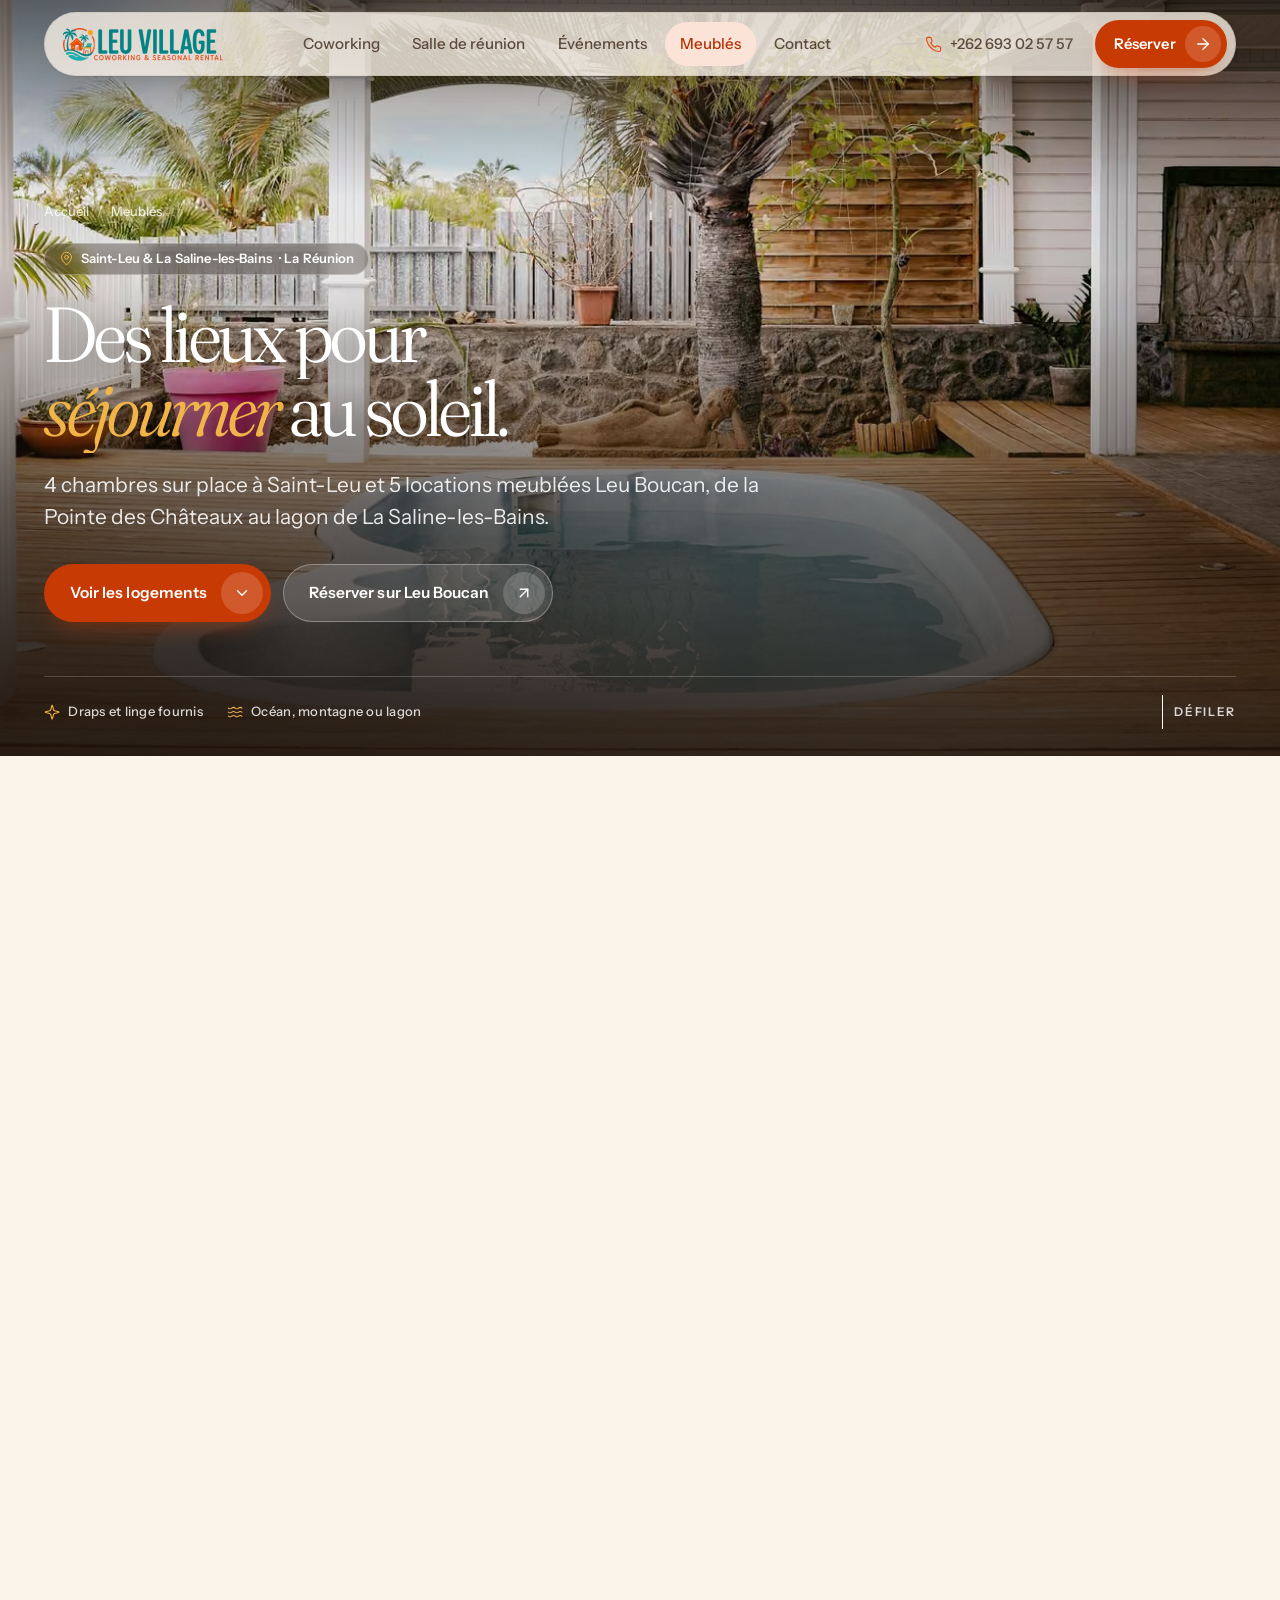
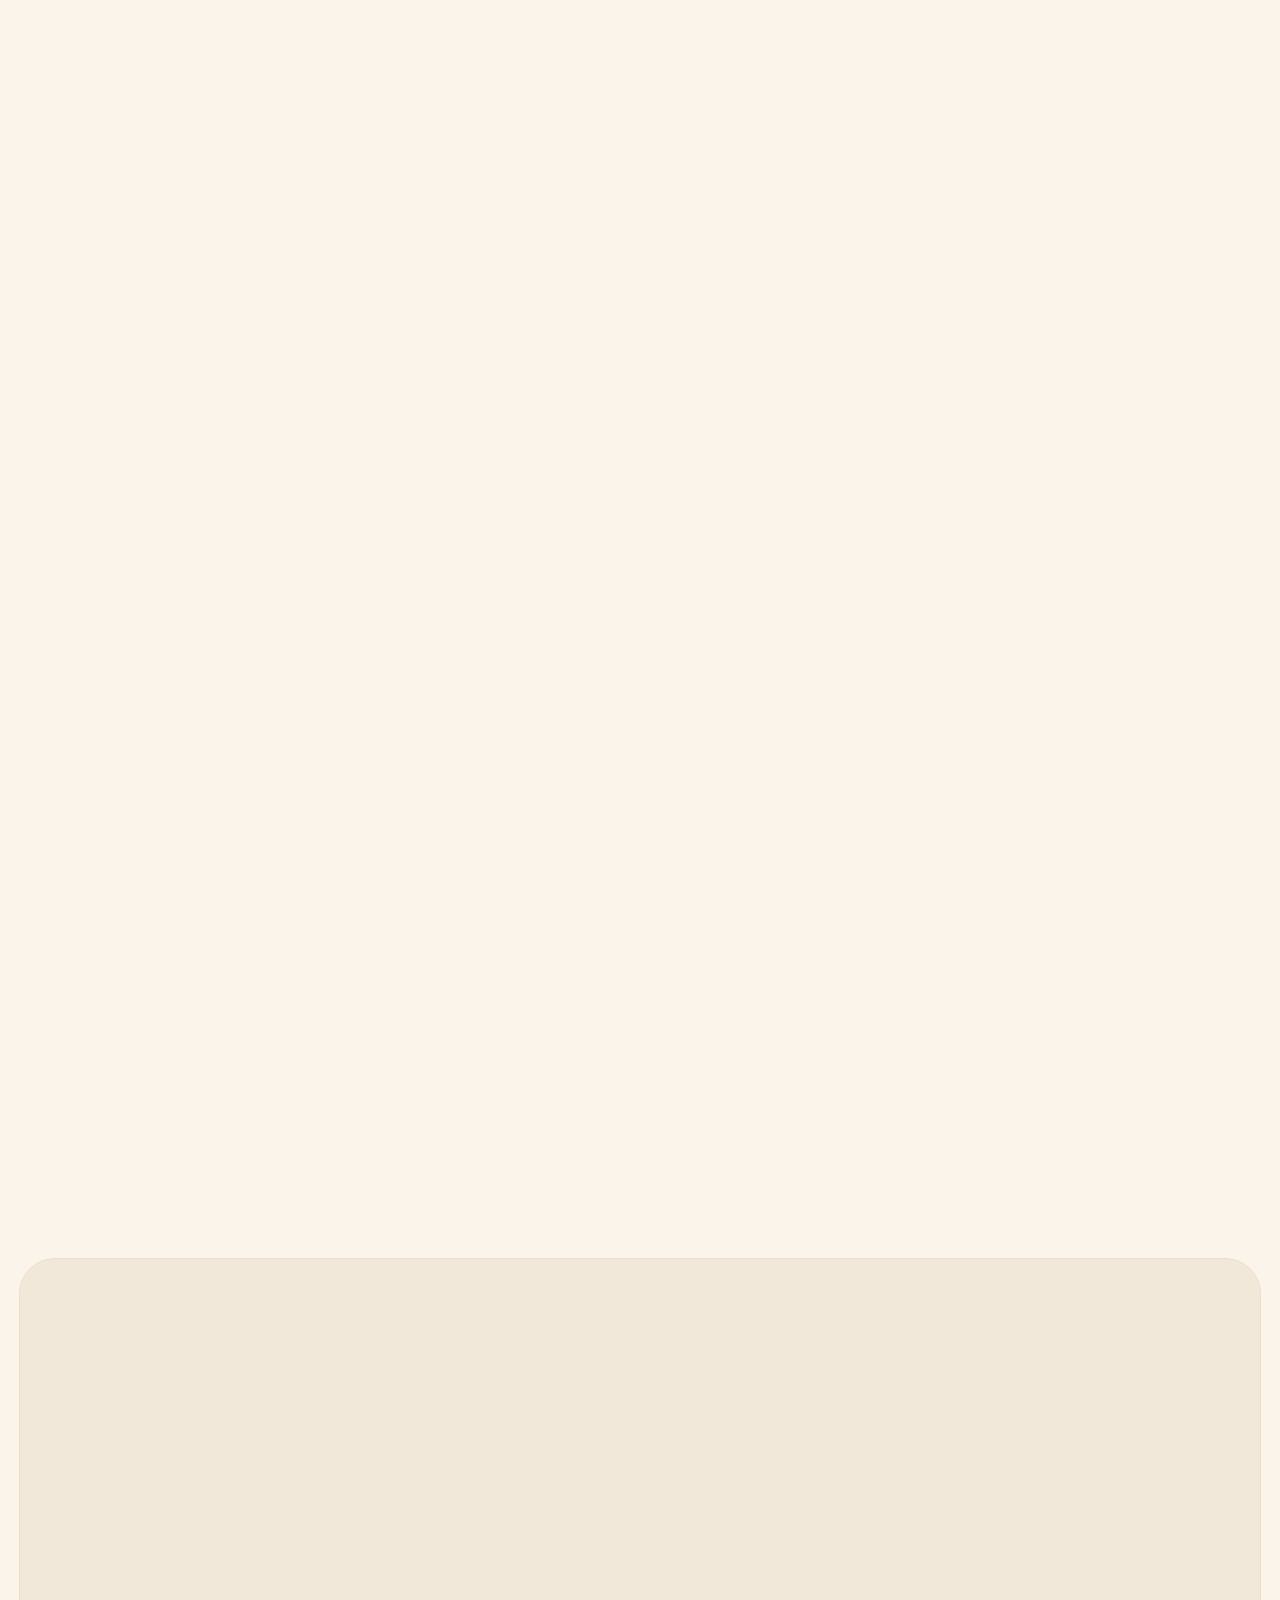
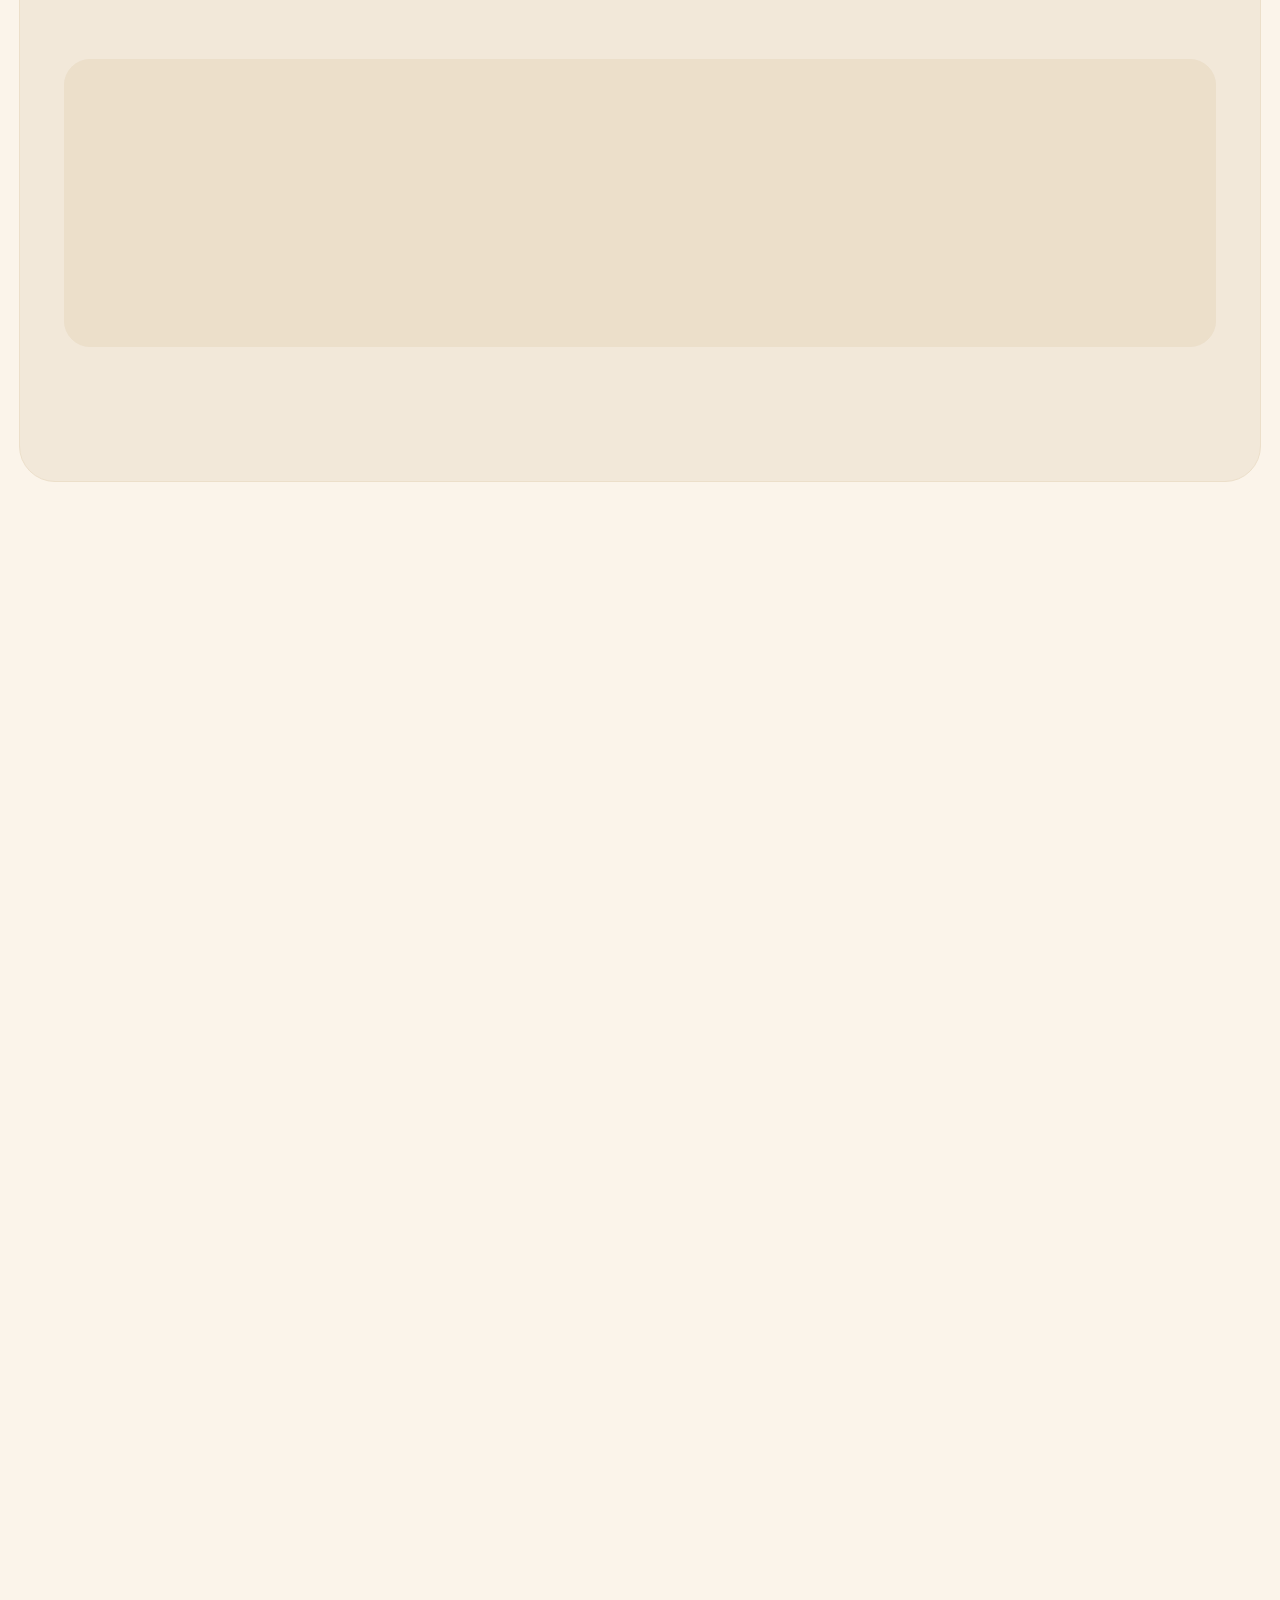
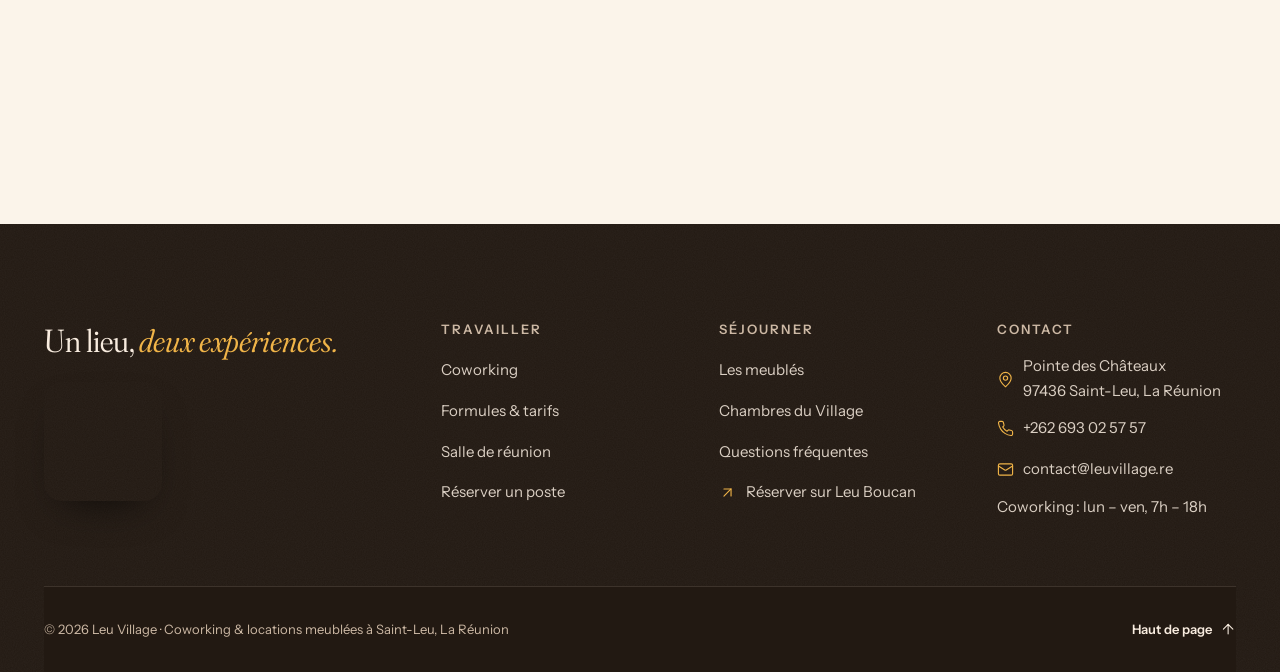
<file: meubles.html>
<!doctype html>
<html lang="fr">
<head>
<meta charset="utf-8">
<meta name="viewport" content="width=device-width, initial-scale=1, viewport-fit=cover">
<meta http-equiv="Content-Security-Policy" content="default-src 'self'; script-src 'self'; style-src 'self'; img-src 'self' data:; font-src 'self'; connect-src 'self'; frame-src https://www.google.com https://maps.google.com; form-action 'self' mailto:; base-uri 'self'; object-src 'none'; upgrade-insecure-requests">
<meta name="referrer" content="strict-origin-when-cross-origin">
<title>Locations meublées à Saint-Leu & La Saline — Leu Village</title>
<meta name="description" content="Chambres sur place à 95 € la nuit et locations meublées Leu Boucan à Saint-Leu et La Saline-les-Bains : T3 avec piscine, T5 jusqu’à 14 personnes, bungalows près du lagon.">
<link rel="canonical" href="https://harris220.github.io/LeuVillage-Prod/meubles.html">
<meta name="theme-color" content="#fbf4ea">
<meta property="og:type" content="website">
<meta property="og:locale" content="fr_FR">
<meta property="og:site_name" content="Leu Village">
<meta property="og:title" content="Locations meublées à Saint-Leu &amp; La Saline — Leu Village">
<meta property="og:description" content="Chambres sur place à 95 € la nuit et locations meublées Leu Boucan à Saint-Leu et La Saline-les-Bains : T3 avec piscine, T5 jusqu’à 14 personnes, bungalows près du lagon.">
<meta property="og:url" content="https://harris220.github.io/LeuVillage-Prod/meubles.html">
<meta property="og:image" content="https://harris220.github.io/LeuVillage-Prod/images/og-leu-village.jpg">
<meta property="og:image:width" content="1200">
<meta property="og:image:height" content="630">
<meta property="og:image:alt" content="Vue sur l’océan et les pentes de Saint-Leu depuis la Pointe des Châteaux">
<meta name="twitter:card" content="summary_large_image">
<link rel="icon" href="assets/img/favicon.ico" sizes="any">
<link rel="icon" type="image/png" href="assets/img/favicon-32.png" sizes="32x32">
<link rel="apple-touch-icon" href="assets/img/apple-touch-icon.png">
<link rel="preload" href="assets/fonts/fraunces.woff2" as="font" type="font/woff2" crossorigin>
<link rel="preload" href="assets/fonts/instrument-sans.woff2" as="font" type="font/woff2" crossorigin>
<link rel="preload" as="image" type="image/avif" imagesrcset="images/piscine-bougainvillier-480.avif 480w, images/piscine-bougainvillier-768.avif 768w, images/piscine-bougainvillier-1280.avif 1280w, images/piscine-bougainvillier-1920.avif 1920w, images/piscine-bougainvillier-2560.avif 2560w" imagesizes="100vw" fetchpriority="high">
<link rel="stylesheet" href="assets/css/main.css?v=2cd22e231b">
<script src="assets/js/main.js?v=11810e8e1f" defer></script>

</head>
<body id="top">

<a class="skip-link" href="#main">Aller au contenu</a>
<header class="site-header" data-header>
  <div class="site-header__bar">
    <a class="site-header__logo" href="index.html" aria-label="Leu Village, retour à l’accueil">
      <picture>
        <source type="image/webp" srcset="assets/img/logo-leu-village-320.webp 320w, assets/img/logo-leu-village-640.webp 640w" sizes="170px">
        <img src="assets/img/logo-leu-village-320.png" srcset="assets/img/logo-leu-village-320.png 320w, assets/img/logo-leu-village-640.png 640w" sizes="170px" width="320" height="66" alt="Leu Village — Coworking &amp; Seasonal Rental">
      </picture>
    </a>
    <nav class="site-nav" aria-label="Navigation principale">
      <ul>
        <li><a href="coworking.html">Coworking</a></li>
        <li><a href="salle-de-reunion.html">Salle de réunion</a></li>
        <li><a href="evenements.html">Événements</a></li>
        <li><a href="meubles.html" aria-current="page">Meublés</a></li>
        <li><a href="contact.html">Contact</a></li>
      </ul>
    </nav>
    <div class="site-header__actions">
      <a class="site-header__phone" href="tel:+262693025757" aria-label="Appeler Leu Village au +262 693 02 57 57"><svg class="icon" viewBox="0 0 24 24" aria-hidden="true" focusable="false"><path d="M22 16.92v3a2 2 0 0 1-2.18 2 19.79 19.79 0 0 1-8.63-3.07 19.5 19.5 0 0 1-6-6 19.79 19.79 0 0 1-3.07-8.67A2 2 0 0 1 4.11 2h3a2 2 0 0 1 2 1.72 12.84 12.84 0 0 0 .7 2.81 2 2 0 0 1-.45 2.11L8.09 9.91a16 16 0 0 0 6 6l1.27-1.27a2 2 0 0 1 2.11-.45 12.84 12.84 0 0 0 2.81.7A2 2 0 0 1 22 16.92z"/></svg><span>+262 693 02 57 57</span></a>
      <a class="btn btn--primary btn--sm" href="reserver.html" aria-label="Réserver"><span class="btn__label"><span class="btn__text" data-label="Réserver">Réserver</span></span><span class="btn__icon" aria-hidden="true"><svg class="icon" viewBox="0 0 24 24" aria-hidden="true" focusable="false"><path d="M5 12h14"/><path d="m12 5 7 7-7 7"/></svg><svg class="icon" viewBox="0 0 24 24" aria-hidden="true" focusable="false"><path d="M5 12h14"/><path d="m12 5 7 7-7 7"/></svg></span></a>
      <button class="menu-toggle" type="button" aria-expanded="false" aria-controls="mobile-menu"><span class="sr-only">Ouvrir le menu</span><span class="menu-toggle__bars" aria-hidden="true"></span></button>
    </div>
  </div>
</header>
<div class="mobile-menu" id="mobile-menu">
  <nav class="mobile-menu__nav" aria-label="Menu principal">
    <ul>
      <li><a class="d-0" href="index.html"><small>01</small>Accueil</a></li>
      <li class="mobile-menu__group"><p class="mobile-menu__title">Travailler</p><ul><li><a class="d-1" href="coworking.html"><small>02</small>Coworking</a></li><li><a class="d-2" href="salle-de-reunion.html"><small>03</small>Salle de réunion</a></li><li><a class="d-3" href="evenements.html"><small>04</small>Événements</a></li></ul></li>
      <li class="mobile-menu__group"><p class="mobile-menu__title">Séjourner</p><ul><li><a class="d-4" href="meubles.html" aria-current="page"><small>05</small>Les meublés</a></li></ul></li>
      <li class="mobile-menu__group"><p class="mobile-menu__title">Infos</p><ul><li><a class="d-5" href="contact.html"><small>06</small>Contact</a></li><li><a class="d-6" href="reserver.html"><small>07</small>Réserver</a></li></ul></li>
    </ul>
  </nav>
  <div class="mobile-menu__foot">
    <div class="mobile-menu__contact">
      <a href="tel:+262693025757"><svg class="icon" viewBox="0 0 24 24" aria-hidden="true" focusable="false"><path d="M22 16.92v3a2 2 0 0 1-2.18 2 19.79 19.79 0 0 1-8.63-3.07 19.5 19.5 0 0 1-6-6 19.79 19.79 0 0 1-3.07-8.67A2 2 0 0 1 4.11 2h3a2 2 0 0 1 2 1.72 12.84 12.84 0 0 0 .7 2.81 2 2 0 0 1-.45 2.11L8.09 9.91a16 16 0 0 0 6 6l1.27-1.27a2 2 0 0 1 2.11-.45 12.84 12.84 0 0 0 2.81.7A2 2 0 0 1 22 16.92z"/></svg>+262 693 02 57 57</a>
      <a href="mailto:contact@leuvillage.re"><svg class="icon" viewBox="0 0 24 24" aria-hidden="true" focusable="false"><rect width="20" height="16" x="2" y="4" rx="2"/><path d="m22 7-8.97 5.7a1.94 1.94 0 0 1-2.06 0L2 7"/></svg>contact@leuvillage.re</a>
    </div>
    <a class="btn btn--primary" href="reserver.html" aria-label="Réserver"><span class="btn__label"><span class="btn__text" data-label="Réserver">Réserver</span></span><span class="btn__icon" aria-hidden="true"><svg class="icon" viewBox="0 0 24 24" aria-hidden="true" focusable="false"><path d="M5 12h14"/><path d="m12 5 7 7-7 7"/></svg><svg class="icon" viewBox="0 0 24 24" aria-hidden="true" focusable="false"><path d="M5 12h14"/><path d="m12 5 7 7-7 7"/></svg></span></a>
  </div>
</div>
<main id="main" tabindex="-1">

<section class="hero hero--page intro" data-hero aria-labelledby="page-titre">
  <div class="hero__media"><div class="hero__slide is-active"><picture><source type="image/avif" srcset="images/piscine-bougainvillier-480.avif 480w, images/piscine-bougainvillier-768.avif 768w, images/piscine-bougainvillier-1280.avif 1280w, images/piscine-bougainvillier-1920.avif 1920w, images/piscine-bougainvillier-2560.avif 2560w" sizes="100vw"><source type="image/webp" srcset="images/piscine-bougainvillier-480.webp 480w, images/piscine-bougainvillier-768.webp 768w, images/piscine-bougainvillier-1280.webp 1280w, images/piscine-bougainvillier-1920.webp 1920w, images/piscine-bougainvillier-2560.webp 2560w" sizes="100vw"><img src="images/piscine-bougainvillier-768.webp" width="2560" height="1707" alt="Piscine privative et terrasse en bois sous les palmiers, à la Pointe des Châteaux" fetchpriority="high" decoding="async"></picture></div></div>
  <div class="container hero__inner">
    <div class="hero__content">
      <nav class="d-0" aria-label="Fil d’Ariane" data-intro><ol class="breadcrumb breadcrumb--on-photo"><li><a href="index.html">Accueil</a></li><li aria-current="page">Meublés</li></ol></nav>
      <span class="chip chip--glass hero__chip d-0" data-intro><svg class="icon" viewBox="0 0 24 24" aria-hidden="true" focusable="false"><path d="M20 10c0 4.993-5.539 10.193-7.399 11.799a1 1 0 0 1-1.202 0C9.539 20.193 4 14.993 4 10a8 8 0 0 1 16 0"/><circle cx="12" cy="10" r="3"/></svg>Saint-Leu &amp; La Saline-les-Bains<span class="hide-sm"> · La Réunion</span></span>
      <h1 class="hero__title" id="page-titre">
        <span class="line"><span class="d-0">Des lieux pour</span></span>
        <span class="line"><span class="d-1"><em class="accent">séjourner</em> au soleil.</span></span>
      </h1>
      <p class="hero__lead d-1" data-intro>4 chambres sur place à Saint-Leu et 5 locations meublées Leu Boucan, de la Pointe des Châteaux au lagon de La Saline-les-Bains.</p>
      <div class="hero__actions btn-row d-2" data-intro>
        <a class="btn btn--primary" href="#logements" aria-label="Voir les logements" data-magnetic><span class="btn__label"><span class="btn__text" data-label="Voir les logements">Voir les logements</span></span><span class="btn__icon" aria-hidden="true"><svg class="icon" viewBox="0 0 24 24" aria-hidden="true" focusable="false"><path d="m6 9 6 6 6-6"/></svg><svg class="icon" viewBox="0 0 24 24" aria-hidden="true" focusable="false"><path d="m6 9 6 6 6-6"/></svg></span></a>
        <a class="btn btn--glass" href="https://www.leuboucan.re/" aria-label="Réserver sur Leu Boucan (nouvel onglet)" target="_blank" rel="noopener noreferrer"><span class="btn__label"><span class="btn__text" data-label="Réserver sur Leu Boucan">Réserver sur Leu Boucan</span></span><span class="btn__icon" aria-hidden="true"><svg class="icon" viewBox="0 0 24 24" aria-hidden="true" focusable="false"><path d="M7 7h10v10"/><path d="M7 17 17 7"/></svg><svg class="icon" viewBox="0 0 24 24" aria-hidden="true" focusable="false"><path d="M7 7h10v10"/><path d="M7 17 17 7"/></svg></span></a>
      </div>
    </div>
    <div class="hero__meta d-3" data-intro>
      <div class="hero__meta-group">
        <p class="hero__fact"><svg class="icon" viewBox="0 0 24 24" aria-hidden="true" focusable="false"><path d="M9.937 15.5A2 2 0 0 0 8.5 14.063l-6.135-1.582a.5.5 0 0 1 0-.962L8.5 9.936A2 2 0 0 0 9.937 8.5l1.582-6.135a.5.5 0 0 1 .963 0L14.063 8.5A2 2 0 0 0 15.5 9.937l6.135 1.581a.5.5 0 0 1 0 .964L15.5 14.063a2 2 0 0 0-1.437 1.437l-1.582 6.135a.5.5 0 0 1-.963 0z"/></svg><span>Draps et linge fournis</span></p>
        <p class="hero__fact"><svg class="icon" viewBox="0 0 24 24" aria-hidden="true" focusable="false"><path d="M2 6c.6.5 1.2 1 2.5 1C7 7 7 5 9.5 5c2.6 0 2.4 2 5 2 2.5 0 2.5-2 5-2 1.3 0 1.9.5 2.5 1"/><path d="M2 12c.6.5 1.2 1 2.5 1 2.5 0 2.5-2 5-2 2.6 0 2.4 2 5 2 2.5 0 2.5-2 5-2 1.3 0 1.9.5 2.5 1"/><path d="M2 18c.6.5 1.2 1 2.5 1 2.5 0 2.5-2 5-2 2.6 0 2.4 2 5 2 2.5 0 2.5-2 5-2 1.3 0 1.9.5 2.5 1"/></svg><span>Océan, montagne ou lagon</span></p>
      </div>
      <a class="scroll-cue" href="#logements"><span class="scroll-cue__line" aria-hidden="true"></span>Défiler</a>
    </div>
  </div>
</section>

<section class="section" id="logements" aria-labelledby="logements-titre">
  <div class="container">
    <div class="section-head section-head--split">
      <div class="stack stack--md">
        <div data-reveal><p class="eyebrow"><span class="eyebrow__num">01</span>Nos hébergements</p></div>
        <h2 class="h2 section-head__title" id="logements-titre" data-split>Choisissez <em class="accent">votre pied-à-terre</em></h2>
      </div>
      <p class="lead" data-reveal>Demandez une chambre du Village directement auprès de nous, ou réservez en ligne les logements Leu Boucan, à Saint-Leu comme à La Saline.</p>
    </div>
    <div class="filters" data-filters role="group" aria-label="Filtrer par lieu" data-reveal>
      <button class="filter" type="button" data-filter="all" aria-pressed="true">Tous <span class="filter__count">6</span></button>
      <button class="filter" type="button" data-filter="pointe" aria-pressed="false"><svg class="icon" viewBox="0 0 24 24" aria-hidden="true" focusable="false"><path d="M20 10c0 4.993-5.539 10.193-7.399 11.799a1 1 0 0 1-1.202 0C9.539 20.193 4 14.993 4 10a8 8 0 0 1 16 0"/><circle cx="12" cy="10" r="3"/></svg>Saint-Leu <span class="filter__count">4</span></button>
      <button class="filter" type="button" data-filter="saline" aria-pressed="false"><svg class="icon" viewBox="0 0 24 24" aria-hidden="true" focusable="false"><path d="M2 6c.6.5 1.2 1 2.5 1C7 7 7 5 9.5 5c2.6 0 2.4 2 5 2 2.5 0 2.5-2 5-2 1.3 0 1.9.5 2.5 1"/><path d="M2 12c.6.5 1.2 1 2.5 1 2.5 0 2.5-2 5-2 2.6 0 2.4 2 5 2 2.5 0 2.5-2 5-2 1.3 0 1.9.5 2.5 1"/><path d="M2 18c.6.5 1.2 1 2.5 1 2.5 0 2.5-2 5-2 2.6 0 2.4 2 5 2 2.5 0 2.5-2 5-2 1.3 0 1.9.5 2.5 1"/></svg>La Saline-les-Bains <span class="filter__count">2</span></button>
    </div>
    <p class="sr-only" aria-live="polite" data-filter-status></p>
    <div class="listings">
      
<article class="listing" id="chambres" data-location="pointe" aria-labelledby="chambres-titre">
  <div class="listing__gallery" data-slider data-reveal-img>
    <div class="listing__track" tabindex="0" aria-label="Photos : Les chambres du Village, utilisez les flèches pour naviguer"><button class="listing__slide" type="button" data-lightbox="chambres" data-title="Les chambres du Village" aria-label="Agrandir la photo 1 sur 7 : Chambre au mur vert avec grand lit en bois et linge blanc"><picture><source type="image/avif" srcset="images/chambre-verte-480.avif 480w, images/chambre-verte-800.avif 800w, images/chambre-verte-1280.avif 1280w, images/chambre-verte-1600.avif 1600w" sizes="(min-width: 900px) 52vw, 100vw"><source type="image/webp" srcset="images/chambre-verte-480.webp 480w, images/chambre-verte-800.webp 800w, images/chambre-verte-1280.webp 1280w, images/chambre-verte-1600.webp 1600w" sizes="(min-width: 900px) 52vw, 100vw"><img src="images/chambre-verte-800.webp" width="2560" height="1708" alt="Chambre au mur vert avec grand lit en bois et linge blanc" loading="lazy" decoding="async" class="fade-img"></picture></button><button class="listing__slide" type="button" data-lightbox="chambres" data-title="Les chambres du Village" aria-label="Agrandir la photo 2 sur 7 : Bureau en bois et chaise cannée près de la fenêtre d’une chambre"><picture><source type="image/avif" srcset="images/chambre-bureau-480.avif 480w, images/chambre-bureau-800.avif 800w, images/chambre-bureau-1280.avif 1280w, images/chambre-bureau-1600.avif 1600w" sizes="(min-width: 900px) 52vw, 100vw"><source type="image/webp" srcset="images/chambre-bureau-480.webp 480w, images/chambre-bureau-800.webp 800w, images/chambre-bureau-1280.webp 1280w, images/chambre-bureau-1600.webp 1600w" sizes="(min-width: 900px) 52vw, 100vw"><img src="images/chambre-bureau-800.webp" width="2560" height="1706" alt="Bureau en bois et chaise cannée près de la fenêtre d’une chambre" loading="lazy" decoding="async" class="fade-img"></picture></button><button class="listing__slide" type="button" data-lightbox="chambres" data-title="Les chambres du Village" aria-label="Agrandir la photo 3 sur 7 : Salle de bain privative lumineuse avec double vasque"><picture><source type="image/avif" srcset="images/chambre-salle-de-bain-480.avif 480w, images/chambre-salle-de-bain-800.avif 800w, images/chambre-salle-de-bain-1280.avif 1280w, images/chambre-salle-de-bain-1600.avif 1600w" sizes="(min-width: 900px) 52vw, 100vw"><source type="image/webp" srcset="images/chambre-salle-de-bain-480.webp 480w, images/chambre-salle-de-bain-800.webp 800w, images/chambre-salle-de-bain-1280.webp 1280w, images/chambre-salle-de-bain-1600.webp 1600w" sizes="(min-width: 900px) 52vw, 100vw"><img src="images/chambre-salle-de-bain-800.webp" width="2560" height="1706" alt="Salle de bain privative lumineuse avec double vasque" loading="lazy" decoding="async" class="fade-img"></picture></button><button class="listing__slide" type="button" data-lightbox="chambres" data-title="Les chambres du Village" aria-label="Agrandir la photo 4 sur 7 : Chambre lumineuse avec lit en bois et coussins corail"><picture><source type="image/avif" srcset="images/chambre-corail-480.avif 480w, images/chambre-corail-800.avif 800w, images/chambre-corail-1280.avif 1280w, images/chambre-corail-1600.avif 1600w" sizes="(min-width: 900px) 52vw, 100vw"><source type="image/webp" srcset="images/chambre-corail-480.webp 480w, images/chambre-corail-800.webp 800w, images/chambre-corail-1280.webp 1280w, images/chambre-corail-1600.webp 1600w" sizes="(min-width: 900px) 52vw, 100vw"><img src="images/chambre-corail-800.webp" width="2560" height="1706" alt="Chambre lumineuse avec lit en bois et coussins corail" loading="lazy" decoding="async" class="fade-img"></picture></button><button class="listing__slide" type="button" data-lightbox="chambres" data-title="Les chambres du Village" aria-label="Agrandir la photo 5 sur 7 : Chambre mansardée avec lit en teck et commode"><picture><source type="image/avif" srcset="images/chambre-teck-480.avif 480w, images/chambre-teck-800.avif 800w, images/chambre-teck-1280.avif 1280w, images/chambre-teck-1600.avif 1600w" sizes="(min-width: 900px) 52vw, 100vw"><source type="image/webp" srcset="images/chambre-teck-480.webp 480w, images/chambre-teck-800.webp 800w, images/chambre-teck-1280.webp 1280w, images/chambre-teck-1600.webp 1600w" sizes="(min-width: 900px) 52vw, 100vw"><img src="images/chambre-teck-800.webp" width="2560" height="1706" alt="Chambre mansardée avec lit en teck et commode" loading="lazy" decoding="async" class="fade-img"></picture></button><button class="listing__slide" type="button" data-lightbox="chambres" data-title="Les chambres du Village" aria-label="Agrandir la photo 6 sur 7 : Serviettes roulées sur un lit aux coussins rouges"><picture><source type="image/avif" srcset="images/chambre-serviettes-480.avif 480w, images/chambre-serviettes-800.avif 800w, images/chambre-serviettes-1280.avif 1280w, images/chambre-serviettes-1600.avif 1600w" sizes="(min-width: 900px) 52vw, 100vw"><source type="image/webp" srcset="images/chambre-serviettes-480.webp 480w, images/chambre-serviettes-800.webp 800w, images/chambre-serviettes-1280.webp 1280w, images/chambre-serviettes-1600.webp 1600w" sizes="(min-width: 900px) 52vw, 100vw"><img src="images/chambre-serviettes-800.webp" width="2560" height="1706" alt="Serviettes roulées sur un lit aux coussins rouges" loading="lazy" decoding="async" class="fade-img"></picture></button><button class="listing__slide" type="button" data-lightbox="chambres" data-title="Les chambres du Village" aria-label="Agrandir la photo 7 sur 7 : Grande chambre mansardée baignée de lumière"><picture><source type="image/avif" srcset="images/chambre-lumineuse-480.avif 480w, images/chambre-lumineuse-800.avif 800w, images/chambre-lumineuse-1280.avif 1280w, images/chambre-lumineuse-1600.avif 1600w" sizes="(min-width: 900px) 52vw, 100vw"><source type="image/webp" srcset="images/chambre-lumineuse-480.webp 480w, images/chambre-lumineuse-800.webp 800w, images/chambre-lumineuse-1280.webp 1280w, images/chambre-lumineuse-1600.webp 1600w" sizes="(min-width: 900px) 52vw, 100vw"><img src="images/chambre-lumineuse-800.webp" width="2560" height="1708" alt="Grande chambre mansardée baignée de lumière" loading="lazy" decoding="async" class="fade-img"></picture></button></div>
    <span class="chip chip--glass"><svg class="icon" viewBox="0 0 24 24" aria-hidden="true" focusable="false"><path d="M20 10c0 4.993-5.539 10.193-7.399 11.799a1 1 0 0 1-1.202 0C9.539 20.193 4 14.993 4 10a8 8 0 0 1 16 0"/><circle cx="12" cy="10" r="3"/></svg>Sur place · Leu Village</span>
    <div class="listing__zoom"><button class="icon-btn" type="button" data-zoom aria-label="Ouvrir la galerie de Les chambres du Village en plein écran"><svg class="icon" viewBox="0 0 24 24" aria-hidden="true" focusable="false"><path d="M15 3h6v6"/><path d="M9 21H3v-6"/><path d="M21 3l-7 7"/><path d="M3 21l7-7"/></svg></button></div>
    <div class="listing__ui">
      <div class="listing__dots" aria-hidden="true"><span class="is-active"></span><span></span><span></span><span></span><span></span><span></span><span></span></div>
      <div class="listing__arrows">
        <button class="icon-btn" type="button" data-prev aria-label="Photo précédente"><svg class="icon" viewBox="0 0 24 24" aria-hidden="true" focusable="false"><path d="m15 18-6-6 6-6"/></svg></button>
        <button class="icon-btn" type="button" data-next aria-label="Photo suivante"><svg class="icon" viewBox="0 0 24 24" aria-hidden="true" focusable="false"><path d="m9 18 6-6-6-6"/></svg></button>
      </div>
    </div>
  </div>
  <div class="listing__body">
    <p class="listing__kicker" data-reveal>4 chambres · Salle de bain privative</p>
    <h3 class="listing__title" id="chambres-titre" data-split>Les chambres du Village</h3>
    <p class="listing__desc" data-reveal>En complément du coworking, 4 chambres confortables à louer sur place : l’idéal pour le télétravail à La Réunion, les séjours professionnels de courte ou moyenne durée, ou les vacanciers qui veulent travailler dans un cadre agréable.</p>
    <ul class="listing__facts" data-reveal><li><strong>4</strong>chambres</li><li><strong>Lit double</strong>dans chaque chambre</li><li><strong>Nuit · semaine · mois</strong>selon vos besoins</li></ul>
    <ul class="tags" data-reveal><li class="tag"><svg class="icon" viewBox="0 0 24 24" aria-hidden="true" focusable="false"><path d="M9 6 6.5 3.5a1.5 1.5 0 0 0-1-.5C4.683 3 4 3.683 4 4.5V17a2 2 0 0 0 2 2h12a2 2 0 0 0 2-2v-5"/><path d="M10 5 8 7"/><path d="M2 12h20"/><path d="M7 19v2"/><path d="M17 19v2"/></svg>Salle de bain privative</li><li class="tag"><svg class="icon" viewBox="0 0 24 24" aria-hidden="true" focusable="false"><path d="M2 20v-8a2 2 0 0 1 2-2h16a2 2 0 0 1 2 2v8"/><path d="M4 10V6a2 2 0 0 1 2-2h12a2 2 0 0 1 2 2v4"/><path d="M12 4v6"/><path d="M2 18h20"/></svg>Lit double confortable</li><li class="tag"><svg class="icon" viewBox="0 0 24 24" aria-hidden="true" focusable="false"><path d="M2 12h20"/><path d="M12 2v20"/><path d="m20 16-4-4 4-4"/><path d="m4 8 4 4-4 4"/><path d="m16 4-4 4-4-4"/><path d="m8 20 4-4 4 4"/></svg>Climatisation</li><li class="tag"><svg class="icon" viewBox="0 0 24 24" aria-hidden="true" focusable="false"><path d="M9.937 15.5A2 2 0 0 0 8.5 14.063l-6.135-1.582a.5.5 0 0 1 0-.962L8.5 9.936A2 2 0 0 0 9.937 8.5l1.582-6.135a.5.5 0 0 1 .963 0L14.063 8.5A2 2 0 0 0 15.5 9.937l6.135 1.581a.5.5 0 0 1 0 .964L15.5 14.063a2 2 0 0 0-1.437 1.437l-1.582 6.135a.5.5 0 0 1-.963 0z"/></svg>Linge & serviettes fournis</li></ul>
    <ul class="conditions" data-reveal aria-label="Conditions de location"><li><svg class="icon" viewBox="0 0 24 24" aria-hidden="true" focusable="false"><path d="M20 6 9 17l-5-5"/></svg>Séjour à la nuit, à la semaine ou au mois</li><li><svg class="icon" viewBox="0 0 24 24" aria-hidden="true" focusable="false"><path d="M20 6 9 17l-5-5"/></svg>Linge de lit et serviettes fournis</li></ul>
    <details class="more" data-reveal>
      <summary>Tout le descriptif <svg class="icon" viewBox="0 0 24 24" aria-hidden="true" focusable="false"><path d="m6 9 6 6 6-6"/></svg></summary>
      <div class="more__body"><p>Profitez de chambres confortables avec salle de bain, directement sur le site du coworking, pour allier hébergement et travail au même endroit. Idéal pour un déplacement professionnel, une retraite créative ou plusieurs semaines de télétravail au soleil.</p><div><h4>Pour qui ?</h4><ul class="amenities"><li>Télétravail à La Réunion</li><li>Séjours professionnels de courte ou moyenne durée</li><li>Vacanciers souhaitant travailler dans un cadre agréable</li></ul></div></div>
    </details>
    <div class="listing__foot" data-reveal>
      <p class="listing__price">À partir de <strong>95 €</strong> par nuit</p>
      <div class="stack stack--xs">
        <a class="btn btn--primary" href="https://www.leuboucan.re/" aria-label="Réserver sur Leu Boucan : Les chambres du Village (nouvel onglet)" target="_blank" rel="noopener noreferrer"><span class="btn__label"><span class="btn__text" data-label="Réserver sur Leu Boucan">Réserver sur Leu Boucan</span></span><span class="btn__icon" aria-hidden="true"><svg class="icon" viewBox="0 0 24 24" aria-hidden="true" focusable="false"><path d="M7 7h10v10"/><path d="M7 17 17 7"/></svg><svg class="icon" viewBox="0 0 24 24" aria-hidden="true" focusable="false"><path d="M7 7h10v10"/><path d="M7 17 17 7"/></svg></span></a>
        <p class="ext-note"><svg class="icon" viewBox="0 0 24 24" aria-hidden="true" focusable="false"><rect width="18" height="11" x="3" y="11" rx="2"/><path d="M7 11V7a5 5 0 0 1 10 0v4"/></svg>Réservation en ligne sécurisée sur leuboucan.re</p>
      </div>
    </div>
  </div>
</article>
<article class="listing is-alt" id="bougainvillier" data-location="pointe" aria-labelledby="bougainvillier-titre">
  <div class="listing__gallery" data-slider data-reveal-img>
    <div class="listing__track" tabindex="0" aria-label="Photos : Leu Bougainvillier, utilisez les flèches pour naviguer"><button class="listing__slide" type="button" data-lightbox="bougainvillier" data-title="Leu Bougainvillier" aria-label="Agrandir la photo 1 sur 9 : Piscine privative sur une terrasse en bois entourée de palmiers"><picture><source type="image/avif" srcset="images/piscine-bougainvillier-480.avif 480w, images/piscine-bougainvillier-1280.avif 1280w" sizes="(min-width: 900px) 52vw, 100vw"><source type="image/webp" srcset="images/piscine-bougainvillier-480.webp 480w, images/piscine-bougainvillier-1280.webp 1280w" sizes="(min-width: 900px) 52vw, 100vw"><img src="images/piscine-bougainvillier-1280.webp" width="2560" height="1707" alt="Piscine privative sur une terrasse en bois entourée de palmiers" loading="lazy" decoding="async" class="fade-img"></picture></button><button class="listing__slide" type="button" data-lightbox="bougainvillier" data-title="Leu Bougainvillier" aria-label="Agrandir la photo 2 sur 9 : Terrasse couverte au bord de la piscine avec transats"><picture><source type="image/avif" srcset="images/terrasse-piscine-480.avif 480w, images/terrasse-piscine-1280.avif 1280w" sizes="(min-width: 900px) 52vw, 100vw"><source type="image/webp" srcset="images/terrasse-piscine-480.webp 480w, images/terrasse-piscine-1280.webp 1280w" sizes="(min-width: 900px) 52vw, 100vw"><img src="images/terrasse-piscine-1280.webp" width="2560" height="1707" alt="Terrasse couverte au bord de la piscine avec transats" loading="lazy" decoding="async" class="fade-img"></picture></button><button class="listing__slide" type="button" data-lightbox="bougainvillier" data-title="Leu Bougainvillier" aria-label="Agrandir la photo 3 sur 9 : Table de terrasse face à la piscine"><picture><source type="image/avif" srcset="images/bougainvillier-terrasse-repas-480.avif 480w, images/bougainvillier-terrasse-repas-800.avif 800w, images/bougainvillier-terrasse-repas-1280.avif 1280w, images/bougainvillier-terrasse-repas-1600.avif 1600w" sizes="(min-width: 900px) 52vw, 100vw"><source type="image/webp" srcset="images/bougainvillier-terrasse-repas-480.webp 480w, images/bougainvillier-terrasse-repas-800.webp 800w, images/bougainvillier-terrasse-repas-1280.webp 1280w, images/bougainvillier-terrasse-repas-1600.webp 1600w" sizes="(min-width: 900px) 52vw, 100vw"><img src="images/bougainvillier-terrasse-repas-800.webp" width="2560" height="1707" alt="Table de terrasse face à la piscine" loading="lazy" decoding="async" class="fade-img"></picture></button><button class="listing__slide" type="button" data-lightbox="bougainvillier" data-title="Leu Bougainvillier" aria-label="Agrandir la photo 4 sur 9 : Bougainvillier en fleurs au-dessus des bains de soleil"><picture><source type="image/avif" srcset="images/bougainvillier-bougainvillee-480.avif 480w, images/bougainvillier-bougainvillee-800.avif 800w, images/bougainvillier-bougainvillee-1280.avif 1280w, images/bougainvillier-bougainvillee-1600.avif 1600w" sizes="(min-width: 900px) 52vw, 100vw"><source type="image/webp" srcset="images/bougainvillier-bougainvillee-480.webp 480w, images/bougainvillier-bougainvillee-800.webp 800w, images/bougainvillier-bougainvillee-1280.webp 1280w, images/bougainvillier-bougainvillee-1600.webp 1600w" sizes="(min-width: 900px) 52vw, 100vw"><img src="images/bougainvillier-bougainvillee-800.webp" width="2560" height="1707" alt="Bougainvillier en fleurs au-dessus des bains de soleil" loading="lazy" decoding="async" class="fade-img"></picture></button><button class="listing__slide" type="button" data-lightbox="bougainvillier" data-title="Leu Bougainvillier" aria-label="Agrandir la photo 5 sur 9 : Salon d’extérieur gris sous la varangue"><picture><source type="image/avif" srcset="images/bougainvillier-salon-exterieur-480.avif 480w, images/bougainvillier-salon-exterieur-800.avif 800w, images/bougainvillier-salon-exterieur-1280.avif 1280w, images/bougainvillier-salon-exterieur-1600.avif 1600w" sizes="(min-width: 900px) 52vw, 100vw"><source type="image/webp" srcset="images/bougainvillier-salon-exterieur-480.webp 480w, images/bougainvillier-salon-exterieur-800.webp 800w, images/bougainvillier-salon-exterieur-1280.webp 1280w, images/bougainvillier-salon-exterieur-1600.webp 1600w" sizes="(min-width: 900px) 52vw, 100vw"><img src="images/bougainvillier-salon-exterieur-800.webp" width="2560" height="1707" alt="Salon d’extérieur gris sous la varangue" loading="lazy" decoding="async" class="fade-img"></picture></button><button class="listing__slide" type="button" data-lightbox="bougainvillier" data-title="Leu Bougainvillier" aria-label="Agrandir la photo 6 sur 9 : Chambre avec lit double et rideaux vert d’eau"><picture><source type="image/avif" srcset="images/bougainvillier-chambre-1-480.avif 480w, images/bougainvillier-chambre-1-800.avif 800w, images/bougainvillier-chambre-1-1280.avif 1280w, images/bougainvillier-chambre-1-1600.avif 1600w" sizes="(min-width: 900px) 52vw, 100vw"><source type="image/webp" srcset="images/bougainvillier-chambre-1-480.webp 480w, images/bougainvillier-chambre-1-800.webp 800w, images/bougainvillier-chambre-1-1280.webp 1280w, images/bougainvillier-chambre-1-1600.webp 1600w" sizes="(min-width: 900px) 52vw, 100vw"><img src="images/bougainvillier-chambre-1-800.webp" width="2560" height="1920" alt="Chambre avec lit double et rideaux vert d’eau" loading="lazy" decoding="async" class="fade-img"></picture></button><button class="listing__slide" type="button" data-lightbox="bougainvillier" data-title="Leu Bougainvillier" aria-label="Agrandir la photo 7 sur 9 : Chambre décorée d’une fresque de palmes"><picture><source type="image/avif" srcset="images/bougainvillier-chambre-3-480.avif 480w, images/bougainvillier-chambre-3-800.avif 800w, images/bougainvillier-chambre-3-1280.avif 1280w, images/bougainvillier-chambre-3-1600.avif 1600w" sizes="(min-width: 900px) 52vw, 100vw"><source type="image/webp" srcset="images/bougainvillier-chambre-3-480.webp 480w, images/bougainvillier-chambre-3-800.webp 800w, images/bougainvillier-chambre-3-1280.webp 1280w, images/bougainvillier-chambre-3-1600.webp 1600w" sizes="(min-width: 900px) 52vw, 100vw"><img src="images/bougainvillier-chambre-3-800.webp" width="2560" height="1920" alt="Chambre décorée d’une fresque de palmes" loading="lazy" decoding="async" class="fade-img"></picture></button><button class="listing__slide" type="button" data-lightbox="bougainvillier" data-title="Leu Bougainvillier" aria-label="Agrandir la photo 8 sur 9 : Cuisine équipée aux façades claires"><picture><source type="image/avif" srcset="images/bougainvillier-cuisine-480.avif 480w, images/bougainvillier-cuisine-800.avif 800w, images/bougainvillier-cuisine-1280.avif 1280w, images/bougainvillier-cuisine-1600.avif 1600w" sizes="(min-width: 900px) 52vw, 100vw"><source type="image/webp" srcset="images/bougainvillier-cuisine-480.webp 480w, images/bougainvillier-cuisine-800.webp 800w, images/bougainvillier-cuisine-1280.webp 1280w, images/bougainvillier-cuisine-1600.webp 1600w" sizes="(min-width: 900px) 52vw, 100vw"><img src="images/bougainvillier-cuisine-800.webp" width="2560" height="1707" alt="Cuisine équipée aux façades claires" loading="lazy" decoding="async" class="fade-img"></picture></button><button class="listing__slide" type="button" data-lightbox="bougainvillier" data-title="Leu Bougainvillier" aria-label="Agrandir la photo 9 sur 9 : Salle d’eau avec meuble en bois et douche vitrée"><picture><source type="image/avif" srcset="images/bougainvillier-salle-de-bain-480.avif 480w, images/bougainvillier-salle-de-bain-800.avif 800w, images/bougainvillier-salle-de-bain-1280.avif 1280w, images/bougainvillier-salle-de-bain-1600.avif 1600w" sizes="(min-width: 900px) 52vw, 100vw"><source type="image/webp" srcset="images/bougainvillier-salle-de-bain-480.webp 480w, images/bougainvillier-salle-de-bain-800.webp 800w, images/bougainvillier-salle-de-bain-1280.webp 1280w, images/bougainvillier-salle-de-bain-1600.webp 1600w" sizes="(min-width: 900px) 52vw, 100vw"><img src="images/bougainvillier-salle-de-bain-800.webp" width="2560" height="1730" alt="Salle d’eau avec meuble en bois et douche vitrée" loading="lazy" decoding="async" class="fade-img"></picture></button></div>
    <span class="chip chip--glass"><svg class="icon" viewBox="0 0 24 24" aria-hidden="true" focusable="false"><path d="M20 10c0 4.993-5.539 10.193-7.399 11.799a1 1 0 0 1-1.202 0C9.539 20.193 4 14.993 4 10a8 8 0 0 1 16 0"/><circle cx="12" cy="10" r="3"/></svg>Pointe des Châteaux · Saint-Leu</span>
    <div class="listing__zoom"><button class="icon-btn" type="button" data-zoom aria-label="Ouvrir la galerie de Leu Bougainvillier en plein écran"><svg class="icon" viewBox="0 0 24 24" aria-hidden="true" focusable="false"><path d="M15 3h6v6"/><path d="M9 21H3v-6"/><path d="M21 3l-7 7"/><path d="M3 21l7-7"/></svg></button></div>
    <div class="listing__ui">
      <div class="listing__dots" aria-hidden="true"><span class="is-active"></span><span></span><span></span><span></span><span></span><span></span><span></span><span></span><span></span></div>
      <div class="listing__arrows">
        <button class="icon-btn" type="button" data-prev aria-label="Photo précédente"><svg class="icon" viewBox="0 0 24 24" aria-hidden="true" focusable="false"><path d="m15 18-6-6 6-6"/></svg></button>
        <button class="icon-btn" type="button" data-next aria-label="Photo suivante"><svg class="icon" viewBox="0 0 24 24" aria-hidden="true" focusable="false"><path d="m9 18 6-6-6-6"/></svg></button>
      </div>
    </div>
  </div>
  <div class="listing__body">
    <p class="listing__kicker" data-reveal>Meublé T3 · Piscine privative</p>
    <h3 class="listing__title" id="bougainvillier-titre" data-split>Leu Bougainvillier</h3>
    <p class="listing__desc" data-reveal>Se réveiller au doux murmure de l’océan et finir la journée par un barbecue sous les étoiles : ce T3 chaleureux offre deux chambres communicantes, une piscine privative et une terrasse avec vue mer.</p>
    <ul class="listing__facts" data-reveal><li><strong>4</strong>voyageurs max.</li><li><strong>2</strong>lits doubles</li><li><strong>14h / 11h</strong>arrivée / départ</li></ul>
    <ul class="tags" data-reveal><li class="tag"><svg class="icon" viewBox="0 0 24 24" aria-hidden="true" focusable="false"><path d="M2 6c.6.5 1.2 1 2.5 1C7 7 7 5 9.5 5c2.6 0 2.4 2 5 2 2.5 0 2.5-2 5-2 1.3 0 1.9.5 2.5 1"/><path d="M2 12c.6.5 1.2 1 2.5 1 2.5 0 2.5-2 5-2 2.6 0 2.4 2 5 2 2.5 0 2.5-2 5-2 1.3 0 1.9.5 2.5 1"/><path d="M2 18c.6.5 1.2 1 2.5 1 2.5 0 2.5-2 5-2 2.6 0 2.4 2 5 2 2.5 0 2.5-2 5-2 1.3 0 1.9.5 2.5 1"/></svg>Piscine privative</li><li class="tag"><svg class="icon" viewBox="0 0 24 24" aria-hidden="true" focusable="false"><path d="M8.5 14.5A2.5 2.5 0 0 0 11 12c0-1.38-.5-2-1-3-1.072-2.143-.224-4.054 2-6 .5 2.5 2 4.9 4 6.5 2 1.6 3 3.5 3 5.5a7 7 0 1 1-14 0c0-1.153.433-2.294 1-3a2.5 2.5 0 0 0 2.5 2.5z"/></svg>Espace barbecue</li><li class="tag"><svg class="icon" viewBox="0 0 24 24" aria-hidden="true" focusable="false"><path d="M2.062 12.348a1 1 0 0 1 0-.696 10.75 10.75 0 0 1 19.876 0 1 1 0 0 1 0 .696 10.75 10.75 0 0 1-19.876 0"/><circle cx="12" cy="12" r="3"/></svg>Vue mer</li><li class="tag"><svg class="icon" viewBox="0 0 24 24" aria-hidden="true" focusable="false"><path d="M12 20h.01"/><path d="M2 8.82a15 15 0 0 1 20 0"/><path d="M5 12.859a10 10 0 0 1 14 0"/><path d="M8.5 16.429a5 5 0 0 1 7 0"/></svg>Wi-Fi gratuit</li></ul>
    <ul class="conditions" data-reveal aria-label="Conditions de location"><li><svg class="icon" viewBox="0 0 24 24" aria-hidden="true" focusable="false"><path d="M20 6 9 17l-5-5"/></svg>Arrivée 14h · départ 11h</li><li><svg class="icon" viewBox="0 0 24 24" aria-hidden="true" focusable="false"><path d="M20 6 9 17l-5-5"/></svg>Confirmation immédiate</li><li><svg class="icon" viewBox="0 0 24 24" aria-hidden="true" focusable="false"><path d="M20 6 9 17l-5-5"/></svg>Draps et linge compris</li></ul>
    <details class="more" data-reveal>
      <summary>Tout le descriptif <svg class="icon" viewBox="0 0 24 24" aria-hidden="true" focusable="false"><path d="m6 9 6 6 6-6"/></svg></summary>
      <div class="more__body"><p>Deux chambres communicantes, parfaites pour garder la famille et les amis proches avec juste ce qu’il faut d’intimité, une salle de bain séparée et une cuisine équipée pour partager des repas mémorables. TV connectée pour les soirées cocooning. Charbon non fourni pour le barbecue.</p><div><h4>Équipements</h4><ul class="amenities"><li>Barbecue</li><li>Terrasse privative</li><li>Salon de jardin</li><li>Lave-vaisselle</li><li>Four & micro-ondes</li><li>Réfrigérateur & congélateur</li><li>Cafetière & grille-pain</li><li>Télévision écran plat</li><li>Films à la demande</li><li>Salle d’eau privative</li><li>Draps et linge compris</li><li>Lit bébé (sur demande)</li><li>Chaise haute bébé</li><li>Chambres non fumeur</li></ul></div></div>
    </details>
    <div class="listing__foot" data-reveal>
      <p class="listing__price">À partir de <strong>162 €</strong> par nuit</p>
      <div class="stack stack--xs">
        <a class="btn btn--primary" href="https://www.leuboucan.re/hebergements/leu-bougainvillier-appartement-t3-avec-piscine-privative-et-bbq.html" aria-label="Réserver sur Leu Boucan : Leu Bougainvillier (nouvel onglet)" target="_blank" rel="noopener noreferrer"><span class="btn__label"><span class="btn__text" data-label="Réserver sur Leu Boucan">Réserver sur Leu Boucan</span></span><span class="btn__icon" aria-hidden="true"><svg class="icon" viewBox="0 0 24 24" aria-hidden="true" focusable="false"><path d="M7 7h10v10"/><path d="M7 17 17 7"/></svg><svg class="icon" viewBox="0 0 24 24" aria-hidden="true" focusable="false"><path d="M7 7h10v10"/><path d="M7 17 17 7"/></svg></span></a>
        <p class="ext-note"><svg class="icon" viewBox="0 0 24 24" aria-hidden="true" focusable="false"><rect width="18" height="11" x="3" y="11" rx="2"/><path d="M7 11V7a5 5 0 0 1 10 0v4"/></svg>Réservation en ligne sécurisée sur leuboucan.re</p>
      </div>
    </div>
  </div>
</article>
<article class="listing" id="paille-en-queue" data-location="pointe" aria-labelledby="paille-en-queue-titre">
  <div class="listing__gallery" data-slider data-reveal-img>
    <div class="listing__track" tabindex="0" aria-label="Photos : Leu Paille En Queue, utilisez les flèches pour naviguer"><button class="listing__slide" type="button" data-lightbox="paille-en-queue" data-title="Leu Paille En Queue" aria-label="Agrandir la photo 1 sur 8 : Grand séjour ouvert sur un balcon avec vue sur l’océan"><picture><source type="image/avif" srcset="images/pailleenqueue-salon-vue-480.avif 480w, images/pailleenqueue-salon-vue-800.avif 800w, images/pailleenqueue-salon-vue-1280.avif 1280w, images/pailleenqueue-salon-vue-1600.avif 1600w" sizes="(min-width: 900px) 52vw, 100vw"><source type="image/webp" srcset="images/pailleenqueue-salon-vue-480.webp 480w, images/pailleenqueue-salon-vue-800.webp 800w, images/pailleenqueue-salon-vue-1280.webp 1280w, images/pailleenqueue-salon-vue-1600.webp 1600w" sizes="(min-width: 900px) 52vw, 100vw"><img src="images/pailleenqueue-salon-vue-800.webp" width="2560" height="1708" alt="Grand séjour ouvert sur un balcon avec vue sur l’océan" loading="lazy" decoding="async" class="fade-img"></picture></button><button class="listing__slide" type="button" data-lightbox="paille-en-queue" data-title="Leu Paille En Queue" aria-label="Agrandir la photo 2 sur 8 : Balcon et chaises jaunes face à l’océan et aux pentes de Saint-Leu"><picture><source type="image/avif" srcset="images/vue-mer-balcon-480.avif 480w, images/vue-mer-balcon-1280.avif 1280w" sizes="(min-width: 900px) 52vw, 100vw"><source type="image/webp" srcset="images/vue-mer-balcon-480.webp 480w, images/vue-mer-balcon-1280.webp 1280w" sizes="(min-width: 900px) 52vw, 100vw"><img src="images/vue-mer-balcon-1280.webp" width="2560" height="1706" alt="Balcon et chaises jaunes face à l’océan et aux pentes de Saint-Leu" loading="lazy" decoding="async" class="fade-img"></picture></button><button class="listing__slide" type="button" data-lightbox="paille-en-queue" data-title="Leu Paille En Queue" aria-label="Agrandir la photo 3 sur 8 : Salon lumineux avec canapés et mobilier en bois"><picture><source type="image/avif" srcset="images/pailleenqueue-salon-480.avif 480w, images/pailleenqueue-salon-800.avif 800w, images/pailleenqueue-salon-1280.avif 1280w, images/pailleenqueue-salon-1600.avif 1600w" sizes="(min-width: 900px) 52vw, 100vw"><source type="image/webp" srcset="images/pailleenqueue-salon-480.webp 480w, images/pailleenqueue-salon-800.webp 800w, images/pailleenqueue-salon-1280.webp 1280w, images/pailleenqueue-salon-1600.webp 1600w" sizes="(min-width: 900px) 52vw, 100vw"><img src="images/pailleenqueue-salon-800.webp" width="2560" height="1706" alt="Salon lumineux avec canapés et mobilier en bois" loading="lazy" decoding="async" class="fade-img"></picture></button><button class="listing__slide" type="button" data-lightbox="paille-en-queue" data-title="Leu Paille En Queue" aria-label="Agrandir la photo 4 sur 8 : Salle à manger et cuisine équipée en bois"><picture><source type="image/avif" srcset="images/pailleenqueue-sejour-cuisine-480.avif 480w, images/pailleenqueue-sejour-cuisine-800.avif 800w, images/pailleenqueue-sejour-cuisine-1280.avif 1280w, images/pailleenqueue-sejour-cuisine-1600.avif 1600w" sizes="(min-width: 900px) 52vw, 100vw"><source type="image/webp" srcset="images/pailleenqueue-sejour-cuisine-480.webp 480w, images/pailleenqueue-sejour-cuisine-800.webp 800w, images/pailleenqueue-sejour-cuisine-1280.webp 1280w, images/pailleenqueue-sejour-cuisine-1600.webp 1600w" sizes="(min-width: 900px) 52vw, 100vw"><img src="images/pailleenqueue-sejour-cuisine-800.webp" width="2560" height="1708" alt="Salle à manger et cuisine équipée en bois" loading="lazy" decoding="async" class="fade-img"></picture></button><button class="listing__slide" type="button" data-lightbox="paille-en-queue" data-title="Leu Paille En Queue" aria-label="Agrandir la photo 5 sur 8 : Chambre spacieuse avec lit en bois et télévision"><picture><source type="image/avif" srcset="images/pailleenqueue-chambre-480.avif 480w, images/pailleenqueue-chambre-800.avif 800w, images/pailleenqueue-chambre-1280.avif 1280w, images/pailleenqueue-chambre-1600.avif 1600w" sizes="(min-width: 900px) 52vw, 100vw"><source type="image/webp" srcset="images/pailleenqueue-chambre-480.webp 480w, images/pailleenqueue-chambre-800.webp 800w, images/pailleenqueue-chambre-1280.webp 1280w, images/pailleenqueue-chambre-1600.webp 1600w" sizes="(min-width: 900px) 52vw, 100vw"><img src="images/pailleenqueue-chambre-800.webp" width="2560" height="1706" alt="Chambre spacieuse avec lit en bois et télévision" loading="lazy" decoding="async" class="fade-img"></picture></button><button class="listing__slide" type="button" data-lightbox="paille-en-queue" data-title="Leu Paille En Queue" aria-label="Agrandir la photo 6 sur 8 : Chambre au mur vert éclairée par une lucarne"><picture><source type="image/avif" srcset="images/chambre-verte-lucarne-480.avif 480w, images/chambre-verte-lucarne-800.avif 800w, images/chambre-verte-lucarne-1280.avif 1280w, images/chambre-verte-lucarne-1600.avif 1600w" sizes="(min-width: 900px) 52vw, 100vw"><source type="image/webp" srcset="images/chambre-verte-lucarne-480.webp 480w, images/chambre-verte-lucarne-800.webp 800w, images/chambre-verte-lucarne-1280.webp 1280w, images/chambre-verte-lucarne-1600.webp 1600w" sizes="(min-width: 900px) 52vw, 100vw"><img src="images/chambre-verte-lucarne-800.webp" width="2560" height="1706" alt="Chambre au mur vert éclairée par une lucarne" loading="lazy" decoding="async" class="fade-img"></picture></button><button class="listing__slide" type="button" data-lightbox="paille-en-queue" data-title="Leu Paille En Queue" aria-label="Agrandir la photo 7 sur 8 : Suite parentale mansardée avec coin salon"><picture><source type="image/avif" srcset="images/pailleenqueue-suite-480.avif 480w, images/pailleenqueue-suite-800.avif 800w, images/pailleenqueue-suite-1280.avif 1280w, images/pailleenqueue-suite-1600.avif 1600w" sizes="(min-width: 900px) 52vw, 100vw"><source type="image/webp" srcset="images/pailleenqueue-suite-480.webp 480w, images/pailleenqueue-suite-800.webp 800w, images/pailleenqueue-suite-1280.webp 1280w, images/pailleenqueue-suite-1600.webp 1600w" sizes="(min-width: 900px) 52vw, 100vw"><img src="images/pailleenqueue-suite-800.webp" width="2560" height="1709" alt="Suite parentale mansardée avec coin salon" loading="lazy" decoding="async" class="fade-img"></picture></button><button class="listing__slide" type="button" data-lightbox="paille-en-queue" data-title="Leu Paille En Queue" aria-label="Agrandir la photo 8 sur 8 : Salle de bain avec douche à l’italienne et grand miroir"><picture><source type="image/avif" srcset="images/pailleenqueue-salle-de-bain-480.avif 480w, images/pailleenqueue-salle-de-bain-800.avif 800w, images/pailleenqueue-salle-de-bain-1280.avif 1280w, images/pailleenqueue-salle-de-bain-1600.avif 1600w" sizes="(min-width: 900px) 52vw, 100vw"><source type="image/webp" srcset="images/pailleenqueue-salle-de-bain-480.webp 480w, images/pailleenqueue-salle-de-bain-800.webp 800w, images/pailleenqueue-salle-de-bain-1280.webp 1280w, images/pailleenqueue-salle-de-bain-1600.webp 1600w" sizes="(min-width: 900px) 52vw, 100vw"><img src="images/pailleenqueue-salle-de-bain-800.webp" width="2560" height="1708" alt="Salle de bain avec douche à l’italienne et grand miroir" loading="lazy" decoding="async" class="fade-img"></picture></button></div>
    <span class="chip chip--glass"><svg class="icon" viewBox="0 0 24 24" aria-hidden="true" focusable="false"><path d="M20 10c0 4.993-5.539 10.193-7.399 11.799a1 1 0 0 1-1.202 0C9.539 20.193 4 14.993 4 10a8 8 0 0 1 16 0"/><circle cx="12" cy="10" r="3"/></svg>Pointe des Châteaux · Saint-Leu</span>
    <div class="listing__zoom"><button class="icon-btn" type="button" data-zoom aria-label="Ouvrir la galerie de Leu Paille En Queue en plein écran"><svg class="icon" viewBox="0 0 24 24" aria-hidden="true" focusable="false"><path d="M15 3h6v6"/><path d="M9 21H3v-6"/><path d="M21 3l-7 7"/><path d="M3 21l7-7"/></svg></button></div>
    <div class="listing__ui">
      <div class="listing__dots" aria-hidden="true"><span class="is-active"></span><span></span><span></span><span></span><span></span><span></span><span></span><span></span></div>
      <div class="listing__arrows">
        <button class="icon-btn" type="button" data-prev aria-label="Photo précédente"><svg class="icon" viewBox="0 0 24 24" aria-hidden="true" focusable="false"><path d="m15 18-6-6 6-6"/></svg></button>
        <button class="icon-btn" type="button" data-next aria-label="Photo suivante"><svg class="icon" viewBox="0 0 24 24" aria-hidden="true" focusable="false"><path d="m9 18 6-6-6-6"/></svg></button>
      </div>
    </div>
  </div>
  <div class="listing__body">
    <p class="listing__kicker" data-reveal>Meublé T5 · 4 chambres · 3 salles de bain</p>
    <h3 class="listing__title" id="paille-en-queue-titre" data-split>Leu Paille En Queue</h3>
    <p class="listing__desc" data-reveal>Le grand meublé de la Pointe des Châteaux, pour poser ses valises en famille ou entre amis : quatre chambres dont une suite parentale, trois salles de bain et une cuisine équipée.</p>
    <ul class="listing__facts" data-reveal><li><strong>10</strong>voyageurs, 14 max.</li><li><strong>4</strong>chambres</li><li><strong>3</strong>salles de bain</li></ul>
    <ul class="tags" data-reveal><li class="tag"><svg class="icon" viewBox="0 0 24 24" aria-hidden="true" focusable="false"><path d="M2 12h20"/><path d="M12 2v20"/><path d="m20 16-4-4 4-4"/><path d="m4 8 4 4-4 4"/><path d="m16 4-4 4-4-4"/><path d="m8 20 4-4 4 4"/></svg>Climatisation</li><li class="tag"><svg class="icon" viewBox="0 0 24 24" aria-hidden="true" focusable="false"><rect width="20" height="15" x="2" y="7" rx="2"/><path d="m17 2-5 5-5-5"/></svg>TV connectée</li><li class="tag"><svg class="icon" viewBox="0 0 24 24" aria-hidden="true" focusable="false"><path d="M3 2v7c0 1.1.9 2 2 2h4a2 2 0 0 0 2-2V2"/><path d="M7 2v20"/><path d="M21 15V2a5 5 0 0 0-5 5v6c0 1.1.9 2 2 2h3Zm0 0v7"/></svg>Cuisine équipée</li><li class="tag"><svg class="icon" viewBox="0 0 24 24" aria-hidden="true" focusable="false"><path d="M12 20h.01"/><path d="M2 8.82a15 15 0 0 1 20 0"/><path d="M5 12.859a10 10 0 0 1 14 0"/><path d="M8.5 16.429a5 5 0 0 1 7 0"/></svg>Wi-Fi gratuit</li></ul>
    <ul class="conditions" data-reveal aria-label="Conditions de location"><li><svg class="icon" viewBox="0 0 24 24" aria-hidden="true" focusable="false"><path d="M20 6 9 17l-5-5"/></svg>Arrivée 14h · départ 11h</li><li><svg class="icon" viewBox="0 0 24 24" aria-hidden="true" focusable="false"><path d="M20 6 9 17l-5-5"/></svg>Confirmation immédiate</li><li><svg class="icon" viewBox="0 0 24 24" aria-hidden="true" focusable="false"><path d="M20 6 9 17l-5-5"/></svg>Draps et linge compris</li></ul>
    <details class="more" data-reveal>
      <summary>Tout le descriptif <svg class="icon" viewBox="0 0 24 24" aria-hidden="true" focusable="false"><path d="m6 9 6 6 6-6"/></svg></summary>
      <div class="more__body"><p>Une chambre avec lit king size et lit gigogne, une chambre double, une suite parentale avec lit king size et une chambre double attenante pour garder un œil sur les enfants tout en préservant un espace personnel. Chaque dimanche, ne manquez pas les Rondavelles sur la promenade du bord de mer : concerts et cuisines du monde.</p><div><h4>Couchages</h4><ul class="amenities"><li>2 lits king size</li><li>2 lits doubles</li><li>2 lits simples</li><li>2 canapés-lits doubles</li><li>Lit bébé (sur demande)</li></ul></div><div><h4>Équipements</h4><ul class="amenities"><li>Accès indépendant</li><li>Climatisation</li><li>Lave-linge</li><li>Lave-vaisselle</li><li>Four</li><li>Réfrigérateur & congélateur</li><li>Cafetière & grille-pain</li><li>Douche à l’italienne</li><li>Penderie et rangements</li><li>Films à la demande</li><li>Draps et linge compris</li><li>Chaise haute bébé</li></ul></div></div>
    </details>
    <div class="listing__foot" data-reveal>
      <p class="listing__price">À partir de <strong>220 €</strong> par nuit</p>
      <div class="stack stack--xs">
        <a class="btn btn--primary" href="https://www.leuboucan.re/hebergements/leu-paille-en-queue-t5.html" aria-label="Réserver sur Leu Boucan : Leu Paille En Queue (nouvel onglet)" target="_blank" rel="noopener noreferrer"><span class="btn__label"><span class="btn__text" data-label="Réserver sur Leu Boucan">Réserver sur Leu Boucan</span></span><span class="btn__icon" aria-hidden="true"><svg class="icon" viewBox="0 0 24 24" aria-hidden="true" focusable="false"><path d="M7 7h10v10"/><path d="M7 17 17 7"/></svg><svg class="icon" viewBox="0 0 24 24" aria-hidden="true" focusable="false"><path d="M7 7h10v10"/><path d="M7 17 17 7"/></svg></span></a>
        <p class="ext-note"><svg class="icon" viewBox="0 0 24 24" aria-hidden="true" focusable="false"><rect width="18" height="11" x="3" y="11" rx="2"/><path d="M7 11V7a5 5 0 0 1 10 0v4"/></svg>Réservation en ligne sécurisée sur leuboucan.re</p>
      </div>
    </div>
  </div>
</article>
<article class="listing is-alt" id="privatisation" data-location="pointe" aria-labelledby="privatisation-titre">
  <div class="listing__gallery" data-slider data-reveal-img>
    <div class="listing__track" tabindex="0" aria-label="Photos : Privatiser les deux meublés, utilisez les flèches pour naviguer"><button class="listing__slide" type="button" data-lightbox="privatisation" data-title="Privatiser les deux meublés" aria-label="Agrandir la photo 1 sur 5 : Bassin à remous bordé de feuillage sur une terrasse en bois"><picture><source type="image/avif" srcset="images/jacuzzi-480.avif 480w, images/jacuzzi-1280.avif 1280w" sizes="(min-width: 900px) 52vw, 100vw"><source type="image/webp" srcset="images/jacuzzi-480.webp 480w, images/jacuzzi-1280.webp 1280w" sizes="(min-width: 900px) 52vw, 100vw"><img src="images/jacuzzi-1280.webp" width="2560" height="1706" alt="Bassin à remous bordé de feuillage sur une terrasse en bois" loading="lazy" decoding="async" class="fade-img"></picture></button><button class="listing__slide" type="button" data-lightbox="privatisation" data-title="Privatiser les deux meublés" aria-label="Agrandir la photo 2 sur 5 : Piscine et terrasse en bois sous les palmiers"><picture><source type="image/avif" srcset="images/piscine-bougainvillier-480.avif 480w, images/piscine-bougainvillier-1280.avif 1280w" sizes="(min-width: 900px) 52vw, 100vw"><source type="image/webp" srcset="images/piscine-bougainvillier-480.webp 480w, images/piscine-bougainvillier-1280.webp 1280w" sizes="(min-width: 900px) 52vw, 100vw"><img src="images/piscine-bougainvillier-1280.webp" width="2560" height="1707" alt="Piscine et terrasse en bois sous les palmiers" loading="lazy" decoding="async" class="fade-img"></picture></button><button class="listing__slide" type="button" data-lightbox="privatisation" data-title="Privatiser les deux meublés" aria-label="Agrandir la photo 3 sur 5 : Grand salon d’extérieur sous la varangue"><picture><source type="image/avif" srcset="images/bougainvillier-salon-exterieur-480.avif 480w, images/bougainvillier-salon-exterieur-800.avif 800w, images/bougainvillier-salon-exterieur-1280.avif 1280w, images/bougainvillier-salon-exterieur-1600.avif 1600w" sizes="(min-width: 900px) 52vw, 100vw"><source type="image/webp" srcset="images/bougainvillier-salon-exterieur-480.webp 480w, images/bougainvillier-salon-exterieur-800.webp 800w, images/bougainvillier-salon-exterieur-1280.webp 1280w, images/bougainvillier-salon-exterieur-1600.webp 1600w" sizes="(min-width: 900px) 52vw, 100vw"><img src="images/bougainvillier-salon-exterieur-800.webp" width="2560" height="1707" alt="Grand salon d’extérieur sous la varangue" loading="lazy" decoding="async" class="fade-img"></picture></button><button class="listing__slide" type="button" data-lightbox="privatisation" data-title="Privatiser les deux meublés" aria-label="Agrandir la photo 4 sur 5 : Grande table de séjour et cuisine équipée"><picture><source type="image/avif" srcset="images/pailleenqueue-sejour-cuisine-480.avif 480w, images/pailleenqueue-sejour-cuisine-800.avif 800w, images/pailleenqueue-sejour-cuisine-1280.avif 1280w, images/pailleenqueue-sejour-cuisine-1600.avif 1600w" sizes="(min-width: 900px) 52vw, 100vw"><source type="image/webp" srcset="images/pailleenqueue-sejour-cuisine-480.webp 480w, images/pailleenqueue-sejour-cuisine-800.webp 800w, images/pailleenqueue-sejour-cuisine-1280.webp 1280w, images/pailleenqueue-sejour-cuisine-1600.webp 1600w" sizes="(min-width: 900px) 52vw, 100vw"><img src="images/pailleenqueue-sejour-cuisine-800.webp" width="2560" height="1708" alt="Grande table de séjour et cuisine équipée" loading="lazy" decoding="async" class="fade-img"></picture></button><button class="listing__slide" type="button" data-lightbox="privatisation" data-title="Privatiser les deux meublés" aria-label="Agrandir la photo 5 sur 5 : Bains de soleil alignés au bord de l’eau"><picture><source type="image/avif" srcset="images/bougainvillier-transats-480.avif 480w, images/bougainvillier-transats-800.avif 800w, images/bougainvillier-transats-1280.avif 1280w, images/bougainvillier-transats-1600.avif 1600w" sizes="(min-width: 900px) 52vw, 100vw"><source type="image/webp" srcset="images/bougainvillier-transats-480.webp 480w, images/bougainvillier-transats-800.webp 800w, images/bougainvillier-transats-1280.webp 1280w, images/bougainvillier-transats-1600.webp 1600w" sizes="(min-width: 900px) 52vw, 100vw"><img src="images/bougainvillier-transats-800.webp" width="2560" height="1707" alt="Bains de soleil alignés au bord de l’eau" loading="lazy" decoding="async" class="fade-img"></picture></button></div>
    <span class="chip chip--glass"><svg class="icon" viewBox="0 0 24 24" aria-hidden="true" focusable="false"><path d="M20 10c0 4.993-5.539 10.193-7.399 11.799a1 1 0 0 1-1.202 0C9.539 20.193 4 14.993 4 10a8 8 0 0 1 16 0"/><circle cx="12" cy="10" r="3"/></svg>Pointe des Châteaux · Saint-Leu</span>
    <div class="listing__zoom"><button class="icon-btn" type="button" data-zoom aria-label="Ouvrir la galerie de Privatiser les deux meublés en plein écran"><svg class="icon" viewBox="0 0 24 24" aria-hidden="true" focusable="false"><path d="M15 3h6v6"/><path d="M9 21H3v-6"/><path d="M21 3l-7 7"/><path d="M3 21l7-7"/></svg></button></div>
    <div class="listing__ui">
      <div class="listing__dots" aria-hidden="true"><span class="is-active"></span><span></span><span></span><span></span><span></span></div>
      <div class="listing__arrows">
        <button class="icon-btn" type="button" data-prev aria-label="Photo précédente"><svg class="icon" viewBox="0 0 24 24" aria-hidden="true" focusable="false"><path d="m15 18-6-6 6-6"/></svg></button>
        <button class="icon-btn" type="button" data-next aria-label="Photo suivante"><svg class="icon" viewBox="0 0 24 24" aria-hidden="true" focusable="false"><path d="m9 18 6-6-6-6"/></svg></button>
      </div>
    </div>
  </div>
  <div class="listing__body">
    <p class="listing__kicker" data-reveal>Groupes & événements · Sur demande</p>
    <h3 class="listing__title" id="privatisation-titre" data-split>Privatiser les deux meublés</h3>
    <p class="listing__desc" data-reveal>Un séjour de groupe ou un événement à organiser ? Privatisez Leu Bougainvillier et Leu Paille en Queue et profitez d’un très grand espace extérieur avec piscine et barbecue : 14 personnes confortablement, 16 au maximum.</p>
    <ul class="listing__facts" data-reveal><li><strong>14</strong>voyageurs, 16 max.</li><li><strong>Piscine</strong>& barbecue</li><li><strong>5 jours</strong>délai de confirmation max.</li></ul>
    <ul class="tags" data-reveal><li class="tag"><svg class="icon" viewBox="0 0 24 24" aria-hidden="true" focusable="false"><path d="M16 21v-2a4 4 0 0 0-4-4H6a4 4 0 0 0-4 4v2"/><circle cx="9" cy="7" r="4"/><path d="M22 21v-2a4 4 0 0 0-3-3.87"/><path d="M16 3.13a4 4 0 0 1 0 7.75"/></svg>14 à 16 personnes</li><li class="tag"><svg class="icon" viewBox="0 0 24 24" aria-hidden="true" focusable="false"><path d="M2 6c.6.5 1.2 1 2.5 1C7 7 7 5 9.5 5c2.6 0 2.4 2 5 2 2.5 0 2.5-2 5-2 1.3 0 1.9.5 2.5 1"/><path d="M2 12c.6.5 1.2 1 2.5 1 2.5 0 2.5-2 5-2 2.6 0 2.4 2 5 2 2.5 0 2.5-2 5-2 1.3 0 1.9.5 2.5 1"/><path d="M2 18c.6.5 1.2 1 2.5 1 2.5 0 2.5-2 5-2 2.6 0 2.4 2 5 2 2.5 0 2.5-2 5-2 1.3 0 1.9.5 2.5 1"/></svg>Piscine</li><li class="tag"><svg class="icon" viewBox="0 0 24 24" aria-hidden="true" focusable="false"><path d="M8.5 14.5A2.5 2.5 0 0 0 11 12c0-1.38-.5-2-1-3-1.072-2.143-.224-4.054 2-6 .5 2.5 2 4.9 4 6.5 2 1.6 3 3.5 3 5.5a7 7 0 1 1-14 0c0-1.153.433-2.294 1-3a2.5 2.5 0 0 0 2.5 2.5z"/></svg>Barbecue</li><li class="tag"><svg class="icon" viewBox="0 0 24 24" aria-hidden="true" focusable="false"><path d="M9.937 15.5A2 2 0 0 0 8.5 14.063l-6.135-1.582a.5.5 0 0 1 0-.962L8.5 9.936A2 2 0 0 0 9.937 8.5l1.582-6.135a.5.5 0 0 1 .963 0L14.063 8.5A2 2 0 0 0 15.5 9.937l6.135 1.581a.5.5 0 0 1 0 .964L15.5 14.063a2 2 0 0 0-1.437 1.437l-1.582 6.135a.5.5 0 0 1-.963 0z"/></svg>Groupes & événements</li></ul>
    <ul class="conditions" data-reveal aria-label="Conditions de location"><li><svg class="icon" viewBox="0 0 24 24" aria-hidden="true" focusable="false"><path d="M20 6 9 17l-5-5"/></svg>Uniquement sur demande</li><li><svg class="icon" viewBox="0 0 24 24" aria-hidden="true" focusable="false"><path d="M20 6 9 17l-5-5"/></svg>Confirmation sous 5 jours maximum</li></ul>
    <details class="more" data-reveal>
      <summary>Tout le descriptif <svg class="icon" viewBox="0 0 24 24" aria-hidden="true" focusable="false"><path d="m6 9 6 6 6-6"/></svg></summary>
      <div class="more__body"><p>Uniquement sur demande : votre réservation est confirmée sous 5 jours maximum.</p><div><h4>Couchages</h4><ul class="amenities"><li>2 lits king size</li><li>2 lits doubles</li><li>2 lits simples</li><li>3 canapés-lits doubles</li><li>Lit bébé</li></ul></div></div>
    </details>
    <div class="listing__foot" data-reveal>
      <p class="listing__price">À partir de <strong>350 €</strong> par nuit</p>
      <div class="stack stack--xs">
        <a class="btn btn--primary" href="https://www.leuboucan.re/hebergements/privatisation.html" aria-label="Demander sur Leu Boucan : Privatiser les deux meublés (nouvel onglet)" target="_blank" rel="noopener noreferrer"><span class="btn__label"><span class="btn__text" data-label="Demander sur Leu Boucan">Demander sur Leu Boucan</span></span><span class="btn__icon" aria-hidden="true"><svg class="icon" viewBox="0 0 24 24" aria-hidden="true" focusable="false"><path d="M7 7h10v10"/><path d="M7 17 17 7"/></svg><svg class="icon" viewBox="0 0 24 24" aria-hidden="true" focusable="false"><path d="M7 7h10v10"/><path d="M7 17 17 7"/></svg></span></a>
        <p class="ext-note"><svg class="icon" viewBox="0 0 24 24" aria-hidden="true" focusable="false"><rect width="18" height="11" x="3" y="11" rx="2"/><path d="M7 11V7a5 5 0 0 1 10 0v4"/></svg>Réservation en ligne sécurisée sur leuboucan.re</p>
      </div>
    </div>
  </div>
</article>
<article class="listing" id="case-bambou" data-location="saline" aria-labelledby="case-bambou-titre">
  <div class="listing__gallery" data-slider data-reveal-img>
    <div class="listing__track" tabindex="0" aria-label="Photos : Case Bambou, utilisez les flèches pour naviguer"><button class="listing__slide" type="button" data-lightbox="case-bambou" data-title="Case Bambou" aria-label="Agrandir la photo 1 sur 8 : Terrasse ombragée avec table en bois et parasol au milieu des palmiers"><picture><source type="image/avif" srcset="images/casebambou-terrasse-480.avif 480w, images/casebambou-terrasse-800.avif 800w, images/casebambou-terrasse-1280.avif 1280w, images/casebambou-terrasse-1600.avif 1600w" sizes="(min-width: 900px) 52vw, 100vw"><source type="image/webp" srcset="images/casebambou-terrasse-480.webp 480w, images/casebambou-terrasse-800.webp 800w, images/casebambou-terrasse-1280.webp 1280w, images/casebambou-terrasse-1600.webp 1600w" sizes="(min-width: 900px) 52vw, 100vw"><img src="images/casebambou-terrasse-800.webp" width="2560" height="1706" alt="Terrasse ombragée avec table en bois et parasol au milieu des palmiers" loading="lazy" decoding="async" class="fade-img"></picture></button><button class="listing__slide" type="button" data-lightbox="case-bambou" data-title="Case Bambou" aria-label="Agrandir la photo 2 sur 8 : Chambre lumineuse ouverte sur la terrasse"><picture><source type="image/avif" srcset="images/casebambou-chambre-480.avif 480w, images/casebambou-chambre-800.avif 800w, images/casebambou-chambre-1280.avif 1280w, images/casebambou-chambre-1600.avif 1600w" sizes="(min-width: 900px) 52vw, 100vw"><source type="image/webp" srcset="images/casebambou-chambre-480.webp 480w, images/casebambou-chambre-800.webp 800w, images/casebambou-chambre-1280.webp 1280w, images/casebambou-chambre-1600.webp 1600w" sizes="(min-width: 900px) 52vw, 100vw"><img src="images/casebambou-chambre-800.webp" width="2560" height="1708" alt="Chambre lumineuse ouverte sur la terrasse" loading="lazy" decoding="async" class="fade-img"></picture></button><button class="listing__slide" type="button" data-lightbox="case-bambou" data-title="Case Bambou" aria-label="Agrandir la photo 3 sur 8 : Jardin tropical et terrasse de la case en bambou"><picture><source type="image/avif" srcset="images/casebambou-jardin-480.avif 480w, images/casebambou-jardin-800.avif 800w, images/casebambou-jardin-1280.avif 1280w, images/casebambou-jardin-1600.avif 1600w" sizes="(min-width: 900px) 52vw, 100vw"><source type="image/webp" srcset="images/casebambou-jardin-480.webp 480w, images/casebambou-jardin-800.webp 800w, images/casebambou-jardin-1280.webp 1280w, images/casebambou-jardin-1600.webp 1600w" sizes="(min-width: 900px) 52vw, 100vw"><img src="images/casebambou-jardin-800.webp" width="2560" height="1708" alt="Jardin tropical et terrasse de la case en bambou" loading="lazy" decoding="async" class="fade-img"></picture></button><button class="listing__slide" type="button" data-lightbox="case-bambou" data-title="Case Bambou" aria-label="Agrandir la photo 4 sur 8 : Lit double avec tête de lit en bois flotté"><picture><source type="image/avif" srcset="images/casebambou-lit-480.avif 480w, images/casebambou-lit-800.avif 800w, images/casebambou-lit-1280.avif 1280w, images/casebambou-lit-1600.avif 1600w" sizes="(min-width: 900px) 52vw, 100vw"><source type="image/webp" srcset="images/casebambou-lit-480.webp 480w, images/casebambou-lit-800.webp 800w, images/casebambou-lit-1280.webp 1280w, images/casebambou-lit-1600.webp 1600w" sizes="(min-width: 900px) 52vw, 100vw"><img src="images/casebambou-lit-800.webp" width="2560" height="1706" alt="Lit double avec tête de lit en bois flotté" loading="lazy" decoding="async" class="fade-img"></picture></button><button class="listing__slide" type="button" data-lightbox="case-bambou" data-title="Case Bambou" aria-label="Agrandir la photo 5 sur 8 : Séjour et cuisine équipée de la case"><picture><source type="image/avif" srcset="images/casebambou-sejour-480.avif 480w, images/casebambou-sejour-800.avif 800w, images/casebambou-sejour-1280.avif 1280w, images/casebambou-sejour-1600.avif 1600w" sizes="(min-width: 900px) 52vw, 100vw"><source type="image/webp" srcset="images/casebambou-sejour-480.webp 480w, images/casebambou-sejour-800.webp 800w, images/casebambou-sejour-1280.webp 1280w, images/casebambou-sejour-1600.webp 1600w" sizes="(min-width: 900px) 52vw, 100vw"><img src="images/casebambou-sejour-800.webp" width="2560" height="1708" alt="Séjour et cuisine équipée de la case" loading="lazy" decoding="async" class="fade-img"></picture></button><button class="listing__slide" type="button" data-lightbox="case-bambou" data-title="Case Bambou" aria-label="Agrandir la photo 6 sur 8 : Canapé convertible ouvert sur le jardin"><picture><source type="image/avif" srcset="images/casebambou-salon-480.avif 480w, images/casebambou-salon-800.avif 800w, images/casebambou-salon-1280.avif 1280w, images/casebambou-salon-1600.avif 1600w" sizes="(min-width: 900px) 52vw, 100vw"><source type="image/webp" srcset="images/casebambou-salon-480.webp 480w, images/casebambou-salon-800.webp 800w, images/casebambou-salon-1280.webp 1280w, images/casebambou-salon-1600.webp 1600w" sizes="(min-width: 900px) 52vw, 100vw"><img src="images/casebambou-salon-800.webp" width="2560" height="1706" alt="Canapé convertible ouvert sur le jardin" loading="lazy" decoding="async" class="fade-img"></picture></button><button class="listing__slide" type="button" data-lightbox="case-bambou" data-title="Case Bambou" aria-label="Agrandir la photo 7 sur 8 : Coin repas en bois et décoration bohème"><picture><source type="image/avif" srcset="images/casebambou-coin-repas-480.avif 480w, images/casebambou-coin-repas-800.avif 800w, images/casebambou-coin-repas-1280.avif 1280w, images/casebambou-coin-repas-1600.avif 1600w" sizes="(min-width: 900px) 52vw, 100vw"><source type="image/webp" srcset="images/casebambou-coin-repas-480.webp 480w, images/casebambou-coin-repas-800.webp 800w, images/casebambou-coin-repas-1280.webp 1280w, images/casebambou-coin-repas-1600.webp 1600w" sizes="(min-width: 900px) 52vw, 100vw"><img src="images/casebambou-coin-repas-800.webp" width="2560" height="1706" alt="Coin repas en bois et décoration bohème" loading="lazy" decoding="async" class="fade-img"></picture></button><button class="listing__slide" type="button" data-lightbox="case-bambou" data-title="Case Bambou" aria-label="Agrandir la photo 8 sur 8 : Salle d’eau en bois patiné et vasque blanche"><picture><source type="image/avif" srcset="images/casebambou-salle-de-bain-480.avif 480w, images/casebambou-salle-de-bain-800.avif 800w, images/casebambou-salle-de-bain-1280.avif 1280w, images/casebambou-salle-de-bain-1600.avif 1600w" sizes="(min-width: 900px) 52vw, 100vw"><source type="image/webp" srcset="images/casebambou-salle-de-bain-480.webp 480w, images/casebambou-salle-de-bain-800.webp 800w, images/casebambou-salle-de-bain-1280.webp 1280w, images/casebambou-salle-de-bain-1600.webp 1600w" sizes="(min-width: 900px) 52vw, 100vw"><img src="images/casebambou-salle-de-bain-800.webp" width="2560" height="1706" alt="Salle d’eau en bois patiné et vasque blanche" loading="lazy" decoding="async" class="fade-img"></picture></button></div>
    <span class="chip chip--glass"><svg class="icon" viewBox="0 0 24 24" aria-hidden="true" focusable="false"><path d="M20 10c0 4.993-5.539 10.193-7.399 11.799a1 1 0 0 1-1.202 0C9.539 20.193 4 14.993 4 10a8 8 0 0 1 16 0"/><circle cx="12" cy="10" r="3"/></svg>La Saline-les-Bains</span>
    <div class="listing__zoom"><button class="icon-btn" type="button" data-zoom aria-label="Ouvrir la galerie de Case Bambou en plein écran"><svg class="icon" viewBox="0 0 24 24" aria-hidden="true" focusable="false"><path d="M15 3h6v6"/><path d="M9 21H3v-6"/><path d="M21 3l-7 7"/><path d="M3 21l7-7"/></svg></button></div>
    <div class="listing__ui">
      <div class="listing__dots" aria-hidden="true"><span class="is-active"></span><span></span><span></span><span></span><span></span><span></span><span></span><span></span></div>
      <div class="listing__arrows">
        <button class="icon-btn" type="button" data-prev aria-label="Photo précédente"><svg class="icon" viewBox="0 0 24 24" aria-hidden="true" focusable="false"><path d="m15 18-6-6 6-6"/></svg></button>
        <button class="icon-btn" type="button" data-next aria-label="Photo suivante"><svg class="icon" viewBox="0 0 24 24" aria-hidden="true" focusable="false"><path d="m9 18 6-6-6-6"/></svg></button>
      </div>
    </div>
  </div>
  <div class="listing__body">
    <p class="listing__kicker" data-reveal>Bungalow en bambou · 2 chambres</p>
    <h3 class="listing__title" id="case-bambou-titre" data-split>Case Bambou</h3>
    <p class="listing__desc" data-reveal>Un cocon de tranquillité en bambou, à quelques minutes à pied du lagon et de sa plage : deux chambres cosy, un salon avec canapé convertible, deux terrasses pour les repas en plein air et une cuisine équipée.</p>
    <ul class="listing__facts" data-reveal><li><strong>6</strong>voyageurs max.</li><li><strong>2</strong>chambres</li><li><strong>2</strong>terrasses</li></ul>
    <ul class="tags" data-reveal><li class="tag"><svg class="icon" viewBox="0 0 24 24" aria-hidden="true" focusable="false"><path d="M2 6c.6.5 1.2 1 2.5 1C7 7 7 5 9.5 5c2.6 0 2.4 2 5 2 2.5 0 2.5-2 5-2 1.3 0 1.9.5 2.5 1"/><path d="M2 12c.6.5 1.2 1 2.5 1 2.5 0 2.5-2 5-2 2.6 0 2.4 2 5 2 2.5 0 2.5-2 5-2 1.3 0 1.9.5 2.5 1"/><path d="M2 18c.6.5 1.2 1 2.5 1 2.5 0 2.5-2 5-2 2.6 0 2.4 2 5 2 2.5 0 2.5-2 5-2 1.3 0 1.9.5 2.5 1"/></svg>Lagon à pied</li><li class="tag"><svg class="icon" viewBox="0 0 24 24" aria-hidden="true" focusable="false"><path d="M2 12h20"/><path d="M12 2v20"/><path d="m20 16-4-4 4-4"/><path d="m4 8 4 4-4 4"/><path d="m16 4-4 4-4-4"/><path d="m8 20 4-4 4 4"/></svg>Climatisation</li><li class="tag"><svg class="icon" viewBox="0 0 24 24" aria-hidden="true" focusable="false"><path d="M8.5 14.5A2.5 2.5 0 0 0 11 12c0-1.38-.5-2-1-3-1.072-2.143-.224-4.054 2-6 .5 2.5 2 4.9 4 6.5 2 1.6 3 3.5 3 5.5a7 7 0 1 1-14 0c0-1.153.433-2.294 1-3a2.5 2.5 0 0 0 2.5 2.5z"/></svg>Barbecue</li><li class="tag"><svg class="icon" viewBox="0 0 24 24" aria-hidden="true" focusable="false"><path d="M19 17h2c.6 0 1-.4 1-1v-3c0-.9-.7-1.7-1.5-1.9C18.7 10.6 16 10 16 10s-1.3-1.4-2.2-2.3c-.5-.4-1.1-.7-1.8-.7H5c-.6 0-1.1.4-1.4.9l-1.4 2.9A3.7 3.7 0 0 0 2 12v4c0 .6.4 1 1 1h2"/><circle cx="7" cy="17" r="2"/><path d="M9 17h6"/><circle cx="17" cy="17" r="2"/></svg>Place de parking</li></ul>
    <ul class="conditions" data-reveal aria-label="Conditions de location"><li><svg class="icon" viewBox="0 0 24 24" aria-hidden="true" focusable="false"><path d="M20 6 9 17l-5-5"/></svg>Arrivée 14h · départ 11h</li><li><svg class="icon" viewBox="0 0 24 24" aria-hidden="true" focusable="false"><path d="M20 6 9 17l-5-5"/></svg>Confirmation sous 1 jour maximum</li><li><svg class="icon" viewBox="0 0 24 24" aria-hidden="true" focusable="false"><path d="M20 6 9 17l-5-5"/></svg>Draps et linge compris</li></ul>
    <details class="more" data-reveal>
      <summary>Tout le descriptif <svg class="icon" viewBox="0 0 24 24" aria-hidden="true" focusable="false"><path d="m6 9 6 6 6-6"/></svg></summary>
      <div class="more__body"><p>Conçu en bambou, avec une touche naturelle et écoresponsable, il allie charme exotique et équipements modernes. Plage et lagon sécurisés accessibles à pied pour la baignade et le snorkeling ; restaurants, boutiques et activités nautiques à quelques minutes.</p><div><h4>Équipements</h4><ul class="amenities"><li>2 terrasses privatives</li><li>Barbecue & salon de jardin</li><li>Climatisation</li><li>Cuisine équipée</li><li>Micro-ondes & réfrigérateur</li><li>Bouilloire, cafetière, grille-pain</li><li>Salle d’eau avec lave-linge</li><li>Douche à l’italienne</li><li>Télévision écran plat & satellite</li><li>Draps et linge compris</li><li>Wi-Fi haut débit gratuit</li><li>1 place de parking</li></ul></div></div>
    </details>
    <div class="listing__foot" data-reveal>
      <p class="listing__price">À partir de <strong>150 €</strong> par nuit</p>
      <div class="stack stack--xs">
        <a class="btn btn--primary" href="https://www.leuboucan.re/hebergements/saline-case-bambou.html" aria-label="Réserver sur Leu Boucan : Case Bambou (nouvel onglet)" target="_blank" rel="noopener noreferrer"><span class="btn__label"><span class="btn__text" data-label="Réserver sur Leu Boucan">Réserver sur Leu Boucan</span></span><span class="btn__icon" aria-hidden="true"><svg class="icon" viewBox="0 0 24 24" aria-hidden="true" focusable="false"><path d="M7 7h10v10"/><path d="M7 17 17 7"/></svg><svg class="icon" viewBox="0 0 24 24" aria-hidden="true" focusable="false"><path d="M7 7h10v10"/><path d="M7 17 17 7"/></svg></span></a>
        <p class="ext-note"><svg class="icon" viewBox="0 0 24 24" aria-hidden="true" focusable="false"><rect width="18" height="11" x="3" y="11" rx="2"/><path d="M7 11V7a5 5 0 0 1 10 0v4"/></svg>Réservation en ligne sécurisée sur leuboucan.re</p>
      </div>
    </div>
  </div>
</article>
<article class="listing is-alt" id="bungalow-plage" data-location="saline" aria-labelledby="bungalow-plage-titre">
  <div class="listing__gallery" data-slider data-reveal-img>
    <div class="listing__track" tabindex="0" aria-label="Photos : Le bungalow de la plage, utilisez les flèches pour naviguer"><button class="listing__slide" type="button" data-lightbox="bungalow-plage" data-title="Le bungalow de la plage" aria-label="Agrandir la photo 1 sur 8 : Salon de jardin en bambou au milieu de la végétation tropicale"><picture><source type="image/avif" srcset="images/bungalow-jardin-480.avif 480w, images/bungalow-jardin-800.avif 800w, images/bungalow-jardin-1280.avif 1280w, images/bungalow-jardin-1600.avif 1600w" sizes="(min-width: 900px) 52vw, 100vw"><source type="image/webp" srcset="images/bungalow-jardin-480.webp 480w, images/bungalow-jardin-800.webp 800w, images/bungalow-jardin-1280.webp 1280w, images/bungalow-jardin-1600.webp 1600w" sizes="(min-width: 900px) 52vw, 100vw"><img src="images/bungalow-jardin-800.webp" width="2560" height="1706" alt="Salon de jardin en bambou au milieu de la végétation tropicale" loading="lazy" decoding="async" class="fade-img"></picture></button><button class="listing__slide" type="button" data-lightbox="bungalow-plage" data-title="Le bungalow de la plage" aria-label="Agrandir la photo 2 sur 8 : Terrasse ombragée sous les arbres du jardin"><picture><source type="image/avif" srcset="images/bungalow-terrasse-480.avif 480w, images/bungalow-terrasse-800.avif 800w, images/bungalow-terrasse-1280.avif 1280w, images/bungalow-terrasse-1600.avif 1600w" sizes="(min-width: 900px) 52vw, 100vw"><source type="image/webp" srcset="images/bungalow-terrasse-480.webp 480w, images/bungalow-terrasse-800.webp 800w, images/bungalow-terrasse-1280.webp 1280w, images/bungalow-terrasse-1600.webp 1600w" sizes="(min-width: 900px) 52vw, 100vw"><img src="images/bungalow-terrasse-800.webp" width="2560" height="1706" alt="Terrasse ombragée sous les arbres du jardin" loading="lazy" decoding="async" class="fade-img"></picture></button><button class="listing__slide" type="button" data-lightbox="bungalow-plage" data-title="Le bungalow de la plage" aria-label="Agrandir la photo 3 sur 8 : Salon extérieur en bambou devant le bungalow"><picture><source type="image/avif" srcset="images/bungalow-salon-exterieur-480.avif 480w, images/bungalow-salon-exterieur-800.avif 800w, images/bungalow-salon-exterieur-1280.avif 1280w, images/bungalow-salon-exterieur-1600.avif 1600w" sizes="(min-width: 900px) 52vw, 100vw"><source type="image/webp" srcset="images/bungalow-salon-exterieur-480.webp 480w, images/bungalow-salon-exterieur-800.webp 800w, images/bungalow-salon-exterieur-1280.webp 1280w, images/bungalow-salon-exterieur-1600.webp 1600w" sizes="(min-width: 900px) 52vw, 100vw"><img src="images/bungalow-salon-exterieur-800.webp" width="2560" height="1708" alt="Salon extérieur en bambou devant le bungalow" loading="lazy" decoding="async" class="fade-img"></picture></button><button class="listing__slide" type="button" data-lightbox="bungalow-plage" data-title="Le bungalow de la plage" aria-label="Agrandir la photo 4 sur 8 : Séjour lumineux ouvert sur le jardin"><picture><source type="image/avif" srcset="images/bungalow-sejour-480.avif 480w, images/bungalow-sejour-800.avif 800w, images/bungalow-sejour-1280.avif 1280w, images/bungalow-sejour-1600.avif 1600w" sizes="(min-width: 900px) 52vw, 100vw"><source type="image/webp" srcset="images/bungalow-sejour-480.webp 480w, images/bungalow-sejour-800.webp 800w, images/bungalow-sejour-1280.webp 1280w, images/bungalow-sejour-1600.webp 1600w" sizes="(min-width: 900px) 52vw, 100vw"><img src="images/bungalow-sejour-800.webp" width="2560" height="1706" alt="Séjour lumineux ouvert sur le jardin" loading="lazy" decoding="async" class="fade-img"></picture></button><button class="listing__slide" type="button" data-lightbox="bungalow-plage" data-title="Le bungalow de la plage" aria-label="Agrandir la photo 5 sur 8 : Cuisine ouverte avec bar et tabourets"><picture><source type="image/avif" srcset="images/bungalow-cuisine-480.avif 480w, images/bungalow-cuisine-800.avif 800w, images/bungalow-cuisine-1280.avif 1280w, images/bungalow-cuisine-1600.avif 1600w" sizes="(min-width: 900px) 52vw, 100vw"><source type="image/webp" srcset="images/bungalow-cuisine-480.webp 480w, images/bungalow-cuisine-800.webp 800w, images/bungalow-cuisine-1280.webp 1280w, images/bungalow-cuisine-1600.webp 1600w" sizes="(min-width: 900px) 52vw, 100vw"><img src="images/bungalow-cuisine-800.webp" width="2560" height="1706" alt="Cuisine ouverte avec bar et tabourets" loading="lazy" decoding="async" class="fade-img"></picture></button><button class="listing__slide" type="button" data-lightbox="bungalow-plage" data-title="Le bungalow de la plage" aria-label="Agrandir la photo 6 sur 8 : Coin détente en bambou et coussins blancs"><picture><source type="image/avif" srcset="images/bungalow-detente-480.avif 480w, images/bungalow-detente-800.avif 800w, images/bungalow-detente-1280.avif 1280w, images/bungalow-detente-1600.avif 1600w" sizes="(min-width: 900px) 52vw, 100vw"><source type="image/webp" srcset="images/bungalow-detente-480.webp 480w, images/bungalow-detente-800.webp 800w, images/bungalow-detente-1280.webp 1280w, images/bungalow-detente-1600.webp 1600w" sizes="(min-width: 900px) 52vw, 100vw"><img src="images/bungalow-detente-800.webp" width="2560" height="1706" alt="Coin détente en bambou et coussins blancs" loading="lazy" decoding="async" class="fade-img"></picture></button><button class="listing__slide" type="button" data-lightbox="bungalow-plage" data-title="Le bungalow de la plage" aria-label="Agrandir la photo 7 sur 8 : Table en bois et décoration naturelle sur la terrasse"><picture><source type="image/avif" srcset="images/bungalow-terrasse-bois-480.avif 480w, images/bungalow-terrasse-bois-800.avif 800w, images/bungalow-terrasse-bois-1280.avif 1280w, images/bungalow-terrasse-bois-1600.avif 1600w" sizes="(min-width: 900px) 52vw, 100vw"><source type="image/webp" srcset="images/bungalow-terrasse-bois-480.webp 480w, images/bungalow-terrasse-bois-800.webp 800w, images/bungalow-terrasse-bois-1280.webp 1280w, images/bungalow-terrasse-bois-1600.webp 1600w" sizes="(min-width: 900px) 52vw, 100vw"><img src="images/bungalow-terrasse-bois-800.webp" width="2560" height="1706" alt="Table en bois et décoration naturelle sur la terrasse" loading="lazy" decoding="async" class="fade-img"></picture></button><button class="listing__slide" type="button" data-lightbox="bungalow-plage" data-title="Le bungalow de la plage" aria-label="Agrandir la photo 8 sur 8 : Patio végétalisé au bois chaleureux"><picture><source type="image/avif" srcset="images/bungalow-patio-480.avif 480w, images/bungalow-patio-800.avif 800w, images/bungalow-patio-1280.avif 1280w, images/bungalow-patio-1600.avif 1600w" sizes="(min-width: 900px) 52vw, 100vw"><source type="image/webp" srcset="images/bungalow-patio-480.webp 480w, images/bungalow-patio-800.webp 800w, images/bungalow-patio-1280.webp 1280w, images/bungalow-patio-1600.webp 1600w" sizes="(min-width: 900px) 52vw, 100vw"><img src="images/bungalow-patio-800.webp" width="2560" height="1706" alt="Patio végétalisé au bois chaleureux" loading="lazy" decoding="async" class="fade-img"></picture></button></div>
    <span class="chip chip--glass"><svg class="icon" viewBox="0 0 24 24" aria-hidden="true" focusable="false"><path d="M20 10c0 4.993-5.539 10.193-7.399 11.799a1 1 0 0 1-1.202 0C9.539 20.193 4 14.993 4 10a8 8 0 0 1 16 0"/><circle cx="12" cy="10" r="3"/></svg>La Saline-les-Bains</span>
    <div class="listing__zoom"><button class="icon-btn" type="button" data-zoom aria-label="Ouvrir la galerie de Le bungalow de la plage en plein écran"><svg class="icon" viewBox="0 0 24 24" aria-hidden="true" focusable="false"><path d="M15 3h6v6"/><path d="M9 21H3v-6"/><path d="M21 3l-7 7"/><path d="M3 21l7-7"/></svg></button></div>
    <div class="listing__ui">
      <div class="listing__dots" aria-hidden="true"><span class="is-active"></span><span></span><span></span><span></span><span></span><span></span><span></span><span></span></div>
      <div class="listing__arrows">
        <button class="icon-btn" type="button" data-prev aria-label="Photo précédente"><svg class="icon" viewBox="0 0 24 24" aria-hidden="true" focusable="false"><path d="m15 18-6-6 6-6"/></svg></button>
        <button class="icon-btn" type="button" data-next aria-label="Photo suivante"><svg class="icon" viewBox="0 0 24 24" aria-hidden="true" focusable="false"><path d="m9 18 6-6-6-6"/></svg></button>
      </div>
    </div>
  </div>
  <div class="listing__body">
    <p class="listing__kicker" data-reveal>Maisonnette · Lagon de Trou d’Eau à 3 min</p>
    <h3 class="listing__title" id="bungalow-plage-titre" data-split>Le bungalow de la plage</h3>
    <p class="listing__desc" data-reveal>À seulement 3 minutes à pied du lagon de Trou d’Eau, cette maisonnette chaleureuse invite au farniente : grand salon convivial, cuisine ouverte équipée, jardin avec barbecue et une salle d’eau extérieure pour rincer le sable.</p>
    <ul class="listing__facts" data-reveal><li><strong>6</strong>voyageurs max.</li><li><strong>3 min</strong>à pied du lagon</li><li><strong>2</strong>salles d’eau</li></ul>
    <ul class="tags" data-reveal><li class="tag"><svg class="icon" viewBox="0 0 24 24" aria-hidden="true" focusable="false"><path d="M2 6c.6.5 1.2 1 2.5 1C7 7 7 5 9.5 5c2.6 0 2.4 2 5 2 2.5 0 2.5-2 5-2 1.3 0 1.9.5 2.5 1"/><path d="M2 12c.6.5 1.2 1 2.5 1 2.5 0 2.5-2 5-2 2.6 0 2.4 2 5 2 2.5 0 2.5-2 5-2 1.3 0 1.9.5 2.5 1"/><path d="M2 18c.6.5 1.2 1 2.5 1 2.5 0 2.5-2 5-2 2.6 0 2.4 2 5 2 2.5 0 2.5-2 5-2 1.3 0 1.9.5 2.5 1"/></svg>Lagon à 3 min</li><li class="tag"><svg class="icon" viewBox="0 0 24 24" aria-hidden="true" focusable="false"><path d="M8.5 14.5A2.5 2.5 0 0 0 11 12c0-1.38-.5-2-1-3-1.072-2.143-.224-4.054 2-6 .5 2.5 2 4.9 4 6.5 2 1.6 3 3.5 3 5.5a7 7 0 1 1-14 0c0-1.153.433-2.294 1-3a2.5 2.5 0 0 0 2.5 2.5z"/></svg>Jardin & barbecue</li><li class="tag"><svg class="icon" viewBox="0 0 24 24" aria-hidden="true" focusable="false"><path d="M2 12h20"/><path d="M12 2v20"/><path d="m20 16-4-4 4-4"/><path d="m4 8 4 4-4 4"/><path d="m16 4-4 4-4-4"/><path d="m8 20 4-4 4 4"/></svg>Climatisation</li><li class="tag"><svg class="icon" viewBox="0 0 24 24" aria-hidden="true" focusable="false"><path d="M19 17h2c.6 0 1-.4 1-1v-3c0-.9-.7-1.7-1.5-1.9C18.7 10.6 16 10 16 10s-1.3-1.4-2.2-2.3c-.5-.4-1.1-.7-1.8-.7H5c-.6 0-1.1.4-1.4.9l-1.4 2.9A3.7 3.7 0 0 0 2 12v4c0 .6.4 1 1 1h2"/><circle cx="7" cy="17" r="2"/><path d="M9 17h6"/><circle cx="17" cy="17" r="2"/></svg>Place de parking</li></ul>
    <ul class="conditions" data-reveal aria-label="Conditions de location"><li><svg class="icon" viewBox="0 0 24 24" aria-hidden="true" focusable="false"><path d="M20 6 9 17l-5-5"/></svg>Arrivée 14h · départ 11h</li><li><svg class="icon" viewBox="0 0 24 24" aria-hidden="true" focusable="false"><path d="M20 6 9 17l-5-5"/></svg>Confirmation sous 1 jour maximum</li><li><svg class="icon" viewBox="0 0 24 24" aria-hidden="true" focusable="false"><path d="M20 6 9 17l-5-5"/></svg>Draps et linge compris</li></ul>
    <details class="more" data-reveal>
      <summary>Tout le descriptif <svg class="icon" viewBox="0 0 24 24" aria-hidden="true" focusable="false"><path d="m6 9 6 6 6-6"/></svg></summary>
      <div class="more__body"><p>Le lagon de Trou d’Eau, l’un des spots les plus prisés de la côte ouest, est réputé pour ses eaux calmes et cristallines, idéales pour la baignade et le snorkeling en famille. Restaurants et commerces sont accessibles à pied.</p><div><h4>Couchages</h4><ul class="amenities"><li>2 lits doubles</li><li>2 canapés-lits</li><li>Lit bébé</li></ul></div><div><h4>Équipements</h4><ul class="amenities"><li>Accès indépendant</li><li>Jardin indépendant & barbecue</li><li>Terrasse privative</li><li>Cuisine ouverte équipée</li><li>Four & micro-ondes</li><li>Cafetière</li><li>Climatisation</li><li>Télévision écran plat & satellite</li><li>WC séparés</li><li>Salle d’eau extérieure</li><li>Draps et linge compris</li><li>Wi-Fi haut débit gratuit</li><li>1 place de parking</li></ul></div></div>
    </details>
    <div class="listing__foot" data-reveal>
      <p class="listing__price">À partir de <strong>162 €</strong> par nuit</p>
      <div class="stack stack--xs">
        <a class="btn btn--primary" href="https://www.leuboucan.re/hebergements/saline-le-bungalow-de-la-plage.html" aria-label="Réserver sur Leu Boucan : Le bungalow de la plage (nouvel onglet)" target="_blank" rel="noopener noreferrer"><span class="btn__label"><span class="btn__text" data-label="Réserver sur Leu Boucan">Réserver sur Leu Boucan</span></span><span class="btn__icon" aria-hidden="true"><svg class="icon" viewBox="0 0 24 24" aria-hidden="true" focusable="false"><path d="M7 7h10v10"/><path d="M7 17 17 7"/></svg><svg class="icon" viewBox="0 0 24 24" aria-hidden="true" focusable="false"><path d="M7 7h10v10"/><path d="M7 17 17 7"/></svg></span></a>
        <p class="ext-note"><svg class="icon" viewBox="0 0 24 24" aria-hidden="true" focusable="false"><rect width="18" height="11" x="3" y="11" rx="2"/><path d="M7 11V7a5 5 0 0 1 10 0v4"/></svg>Réservation en ligne sécurisée sur leuboucan.re</p>
      </div>
    </div>
  </div>
</article>
    </div>
    <p class="price-note" data-reveal><svg class="icon" viewBox="0 0 24 24" aria-hidden="true" focusable="false"><circle cx="12" cy="12" r="10"/><path d="M12 16v-4"/><path d="M12 8h.01"/></svg><span>Tarifs par nuit « à partir de », tels qu’affichés sur leuboucan.re pour les logements Leu Boucan ; le prix de votre séjour s’affiche selon vos dates au moment de réserver.</span></p>
  </div>
</section>

<section class="section section--panel" aria-labelledby="esprit-titre">
  <div class="container">
    <div class="section-head section-head--center">
      <div data-reveal><p class="eyebrow"><span class="eyebrow__num">02</span>Bon à savoir</p></div>
      <h2 class="h2 section-head__title" id="esprit-titre" data-split>Des séjours <em class="accent">sans contrainte</em></h2>
      <p class="lead" data-reveal>Pour un week-end au soleil, des vacances en famille, un séjour pro ou un long télétravail sur l’île.</p>
    </div>
    <div class="features features--3" data-stagger>
      <div class="feature"><span class="feature__icon"><svg class="icon" viewBox="0 0 24 24" aria-hidden="true" focusable="false"><path d="M9.937 15.5A2 2 0 0 0 8.5 14.063l-6.135-1.582a.5.5 0 0 1 0-.962L8.5 9.936A2 2 0 0 0 9.937 8.5l1.582-6.135a.5.5 0 0 1 .963 0L14.063 8.5A2 2 0 0 0 15.5 9.937l6.135 1.581a.5.5 0 0 1 0 .964L15.5 14.063a2 2 0 0 0-1.437 1.437l-1.582 6.135a.5.5 0 0 1-.963 0z"/></svg></span><h3 class="feature__title">Tout est prêt à votre arrivée</h3><p class="feature__text">Draps et linge compris dans les logements Leu Boucan ; linge de lit et serviettes fournis dans les chambres du Village.</p></div><div class="feature"><span class="feature__icon"><svg class="icon" viewBox="0 0 24 24" aria-hidden="true" focusable="false"><path d="M15 21v-8a1 1 0 0 0-1-1h-4a1 1 0 0 0-1 1v8"/><path d="M3 10a2 2 0 0 1 .709-1.528l7-5.999a2 2 0 0 1 2.582 0l7 5.999A2 2 0 0 1 21 10v9a2 2 0 0 1-2 2H5a2 2 0 0 1-2-2z"/></svg></span><h3 class="feature__title">De 1 à 16 voyageurs</h3><p class="feature__text">Une chambre avec lit double, un T3 avec piscine pour 4, des bungalows pour 6, un T5 pour 10 personnes confortablement (14 au maximum), ou les deux meublés privatisés jusqu’à 16 personnes.</p></div><div class="feature"><span class="feature__icon"><svg class="icon" viewBox="0 0 24 24" aria-hidden="true" focusable="false"><path d="M8 2v4"/><path d="M16 2v4"/><rect width="18" height="18" x="3" y="4" rx="2"/><path d="M3 10h18"/></svg></span><h3 class="feature__title">Nuit, semaine ou mois</h3><p class="feature__text">Les chambres du Village se louent à la nuit, à la semaine ou au mois ; les logements Leu Boucan se réservent en ligne selon vos dates.</p></div>
    </div>
  </div>
</section>

<section class="section" id="autour" aria-labelledby="adresses-titre">
  <div class="container">
    <div class="section-head section-head--split">
      <div class="stack stack--md">
        <div data-reveal><p class="eyebrow"><span class="eyebrow__num">03</span>Autour de vous</p></div>
        <h2 class="h2 section-head__title" id="adresses-titre" data-split>Le meilleur de <em class="accent">la côte ouest</em></h2>
      </div>
      <p class="lead" data-reveal>Côté Saint-Leu pour l’océan, la montagne et le parapente, côté La Saline pour le lagon : choisissez votre ambiance.</p>
    </div>
    <div class="compare" data-stagger>
      <article class="stack stack--sm">
        <div class="frame frame--wide parallax-wrap"><picture data-parallax="0.06"><source type="image/avif" srcset="images/vue-mer-balcon-768.avif 768w, images/vue-mer-balcon-1280.avif 1280w, images/vue-mer-balcon-1920.avif 1920w" sizes="(min-width: 800px) 46vw, 100vw"><source type="image/webp" srcset="images/vue-mer-balcon-768.webp 768w, images/vue-mer-balcon-1280.webp 1280w, images/vue-mer-balcon-1920.webp 1920w" sizes="(min-width: 800px) 46vw, 100vw"><img src="images/vue-mer-balcon-1280.webp" width="2560" height="1706" alt="Vue sur l’océan et les pentes de Saint-Leu depuis un balcon de la Pointe des Châteaux" loading="lazy" decoding="async" class="fade-img"></picture></div>
        <p class="eyebrow eyebrow--dot">Pointe des Châteaux · Saint-Leu</p>
        <h3 class="h3">Entre océan et montagne</h3>
        <p class="muted">Nichées à la Pointe des Châteaux avec vue sur l’océan, nos locations sont à deux pas des plus belles plages et des sentiers de randonnée. Les chambres du Village sont ici, sur le site du coworking.</p>
        <ul class="places">
          <li class="place"><svg class="icon" viewBox="0 0 24 24" aria-hidden="true" focusable="false"><path d="M2 6c.6.5 1.2 1 2.5 1C7 7 7 5 9.5 5c2.6 0 2.4 2 5 2 2.5 0 2.5-2 5-2 1.3 0 1.9.5 2.5 1"/><path d="M2 12c.6.5 1.2 1 2.5 1 2.5 0 2.5-2 5-2 2.6 0 2.4 2 5 2 2.5 0 2.5-2 5-2 1.3 0 1.9.5 2.5 1"/><path d="M2 18c.6.5 1.2 1 2.5 1 2.5 0 2.5-2 5-2 2.6 0 2.4 2 5 2 2.5 0 2.5-2 5-2 1.3 0 1.9.5 2.5 1"/></svg><strong>Le lagon et les plages</strong><span>Baignade, snorkeling et couchers de soleil à quelques minutes.</span></li>
          <li class="place"><svg class="icon" viewBox="0 0 24 24" aria-hidden="true" focusable="false"><path d="M17.7 7.7a2.5 2.5 0 1 1 1.8 4.3H2"/><path d="M9.6 4.6A2 2 0 1 1 11 8H2"/><path d="M12.6 19.4A2 2 0 1 0 14 16H2"/></svg><strong>Le parapente des Colimaçons</strong><span>Le spot de vol libre emblématique, juste au-dessus de Saint-Leu.</span></li>
          <li class="place"><svg class="icon" viewBox="0 0 24 24" aria-hidden="true" focusable="false"><path d="M2.062 12.348a1 1 0 0 1 0-.696 10.75 10.75 0 0 1 19.876 0 1 1 0 0 1 0 .696 10.75 10.75 0 0 1-19.876 0"/><circle cx="12" cy="12" r="3"/></svg><strong>Kélonia, l’observatoire des tortues marines</strong><span>Une visite incontournable de Saint-Leu.</span></li>
          <li class="place"><svg class="icon" viewBox="0 0 24 24" aria-hidden="true" focusable="false"><path d="M9 18V5l12-2v13"/><circle cx="6" cy="18" r="3"/><circle cx="18" cy="16" r="3"/></svg><strong>Les Rondavelles du dimanche</strong><span>Concerts et cuisines du monde sur la promenade du bord de mer.</span></li>
        </ul>
      </article>
      <article class="stack stack--sm">
        <div class="frame frame--wide parallax-wrap"><picture data-parallax="0.06"><source type="image/avif" srcset="images/casebambou-jardin-480.avif 480w, images/casebambou-jardin-800.avif 800w, images/casebambou-jardin-1280.avif 1280w, images/casebambou-jardin-1600.avif 1600w" sizes="(min-width: 800px) 46vw, 100vw"><source type="image/webp" srcset="images/casebambou-jardin-480.webp 480w, images/casebambou-jardin-800.webp 800w, images/casebambou-jardin-1280.webp 1280w, images/casebambou-jardin-1600.webp 1600w" sizes="(min-width: 800px) 46vw, 100vw"><img src="images/casebambou-jardin-800.webp" width="2560" height="1708" alt="Jardin tropical et terrasse de la Case Bambou à La Saline-les-Bains" loading="lazy" decoding="async" class="fade-img"></picture></div>
        <p class="eyebrow eyebrow--dot">La Saline-les-Bains</p>
        <h3 class="h3">Le lagon au bout du chemin</h3>
        <p class="muted">En face du chemin de pêcheurs qui mène directement au lagon de La Saline et à la plage de Trou d’Eau, l’un des spots les plus prisés de la côte ouest.</p>
        <ul class="places">
          <li class="place"><svg class="icon" viewBox="0 0 24 24" aria-hidden="true" focusable="false"><path d="M2 6c.6.5 1.2 1 2.5 1C7 7 7 5 9.5 5c2.6 0 2.4 2 5 2 2.5 0 2.5-2 5-2 1.3 0 1.9.5 2.5 1"/><path d="M2 12c.6.5 1.2 1 2.5 1 2.5 0 2.5-2 5-2 2.6 0 2.4 2 5 2 2.5 0 2.5-2 5-2 1.3 0 1.9.5 2.5 1"/><path d="M2 18c.6.5 1.2 1 2.5 1 2.5 0 2.5-2 5-2 2.6 0 2.4 2 5 2 2.5 0 2.5-2 5-2 1.3 0 1.9.5 2.5 1"/></svg><strong>Le lagon de Trou d’Eau</strong><span>Eaux calmes et cristallines, poissons multicolores, coraux et parfois des tortues.</span></li>
          <li class="place"><svg class="icon" viewBox="0 0 24 24" aria-hidden="true" focusable="false"><circle cx="12" cy="12" r="4"/><path d="M12 2v2"/><path d="M12 20v2"/><path d="m4.93 4.93 1.41 1.41"/><path d="m17.66 17.66 1.41 1.41"/><path d="M2 12h2"/><path d="M20 12h2"/><path d="m6.34 17.66-1.41 1.41"/><path d="m19.07 4.93-1.41 1.41"/></svg><strong>Activités nautiques</strong><span>Kayak transparent, stand-up paddle, kitesurf ou plongée avec les clubs du littoral.</span></li>
          <li class="place"><svg class="icon" viewBox="0 0 24 24" aria-hidden="true" focusable="false"><path d="M3 2v7c0 1.1.9 2 2 2h4a2 2 0 0 0 2-2V2"/><path d="M7 2v20"/><path d="M21 15V2a5 5 0 0 0-5 5v6c0 1.1.9 2 2 2h3Zm0 0v7"/></svg><strong>Restaurants et bars de plage</strong><span>Le long du littoral, parfaits pour admirer le coucher du soleil.</span></li>
          <li class="place"><svg class="icon" viewBox="0 0 24 24" aria-hidden="true" focusable="false"><path d="M20 10c0 4.993-5.539 10.193-7.399 11.799a1 1 0 0 1-1.202 0C9.539 20.193 4 14.993 4 10a8 8 0 0 1 16 0"/><circle cx="12" cy="10" r="3"/></svg><strong>Saint-Gilles et le littoral ouest</strong><span>Un point de départ idéal pour explorer les environs.</span></li>
        </ul>
      </article>
    </div>
  </div>
</section>

<section class="section section--sand" id="questions" aria-labelledby="faq-titre">
  <div class="container faq-layout">
    <div class="faq-layout__aside">
      <div data-reveal><p class="eyebrow"><span class="eyebrow__num">04</span>Questions</p></div>
      <h2 class="h2" id="faq-titre" data-split>Préparer <em class="accent">votre séjour</em></h2>
      <p class="lead" data-reveal>Pour une question sur un logement Leu Boucan, appelez-nous au <a class="link" href="tel:+262693025757">+262 693 02 57 57</a>.</p>
      <div class="btn-row" data-reveal><a class="btn btn--ghost" href="contact.html" aria-label="Nous contacter"><span class="btn__label"><span class="btn__text" data-label="Nous contacter">Nous contacter</span></span><span class="btn__icon" aria-hidden="true"><svg class="icon" viewBox="0 0 24 24" aria-hidden="true" focusable="false"><path d="M5 12h14"/><path d="m12 5 7 7-7 7"/></svg><svg class="icon" viewBox="0 0 24 24" aria-hidden="true" focusable="false"><path d="M5 12h14"/><path d="m12 5 7 7-7 7"/></svg></span></a></div>
    </div>
    <div data-reveal><div class="faq">
  <details class="faq__item" name="faq-sejour">
    <summary><span>Comment réserver un logement Leu Boucan ?</span><span class="faq__icon" aria-hidden="true"></span></summary>
    <div class="faq__answer"><p>En ligne sur leuboucan.re, depuis la fiche du logement : la réservation est sécurisée et le paiement se fait par carte (Visa, Mastercard ou American Express). La confirmation est immédiate ou différée selon le logement, comme indiqué dans chaque fiche.</p></div>
  </details>
  <details class="faq__item" name="faq-sejour">
    <summary><span>Comment réserver une chambre du Village ?</span><span class="faq__icon" aria-hidden="true"></span></summary>
    <div class="faq__answer"><p>En ligne sur leuboucan.re, comme nos autres logements, ou par téléphone au +262 693 02 57 57. Les chambres se louent 95 € la nuit, à la nuit, à la semaine ou au mois.</p></div>
  </details>
  <details class="faq__item" name="faq-sejour">
    <summary><span>À quelle heure arriver et partir ?</span><span class="faq__icon" aria-hidden="true"></span></summary>
    <div class="faq__answer"><p>Dans les logements Leu Boucan, l’arrivée se fait à 14h et le départ à 11h.</p></div>
  </details>
  <details class="faq__item" name="faq-sejour">
    <summary><span>Le linge est-il fourni ?</span><span class="faq__icon" aria-hidden="true"></span></summary>
    <div class="faq__answer"><p>Oui : le linge de lit et les serviettes sont fournis dans tous nos logements, chambres du Village comme logements Leu Boucan.</p></div>
  </details>
  <details class="faq__item" name="faq-sejour">
    <summary><span>Les animaux sont-ils acceptés ?</span><span class="faq__icon" aria-hidden="true"></span></summary>
    <div class="faq__answer"><p>Non, les animaux ne sont pas acceptés dans les logements Leu Boucan.</p></div>
  </details>
  <details class="faq__item" name="faq-sejour">
    <summary><span>Peut-on venir avec un bébé ?</span><span class="faq__icon" aria-hidden="true"></span></summary>
    <div class="faq__answer"><p>Oui, un lit bébé est disponible dans plusieurs logements (sur demande pour certains) et une chaise haute est proposée dans les meublés de Saint-Leu. Le détail figure dans chaque fiche.</p></div>
  </details>
</div></div>
  </div>
</section>


<section class="section section--tight">
  <div class="container">
    <div class="cta-card" data-reveal-img>
      <div class="cta-card__media parallax-wrap"><picture data-parallax="0.12"><source type="image/avif" srcset="images/casebambou-terrasse-480.avif 480w, images/casebambou-terrasse-800.avif 800w, images/casebambou-terrasse-1280.avif 1280w, images/casebambou-terrasse-1600.avif 1600w" sizes="(min-width: 1360px) 1360px, 100vw"><source type="image/webp" srcset="images/casebambou-terrasse-480.webp 480w, images/casebambou-terrasse-800.webp 800w, images/casebambou-terrasse-1280.webp 1280w, images/casebambou-terrasse-1600.webp 1600w" sizes="(min-width: 1360px) 1360px, 100vw"><img src="images/casebambou-terrasse-800.webp" width="2560" height="1706" alt="Terrasse ombragée avec table en bois et parasol au milieu des palmiers" loading="lazy" decoding="async" class="fade-img"></picture></div>
      <div class="cta-card__inner">
        <h2 class="cta-card__title" data-split>Besoin d’aide pour <em class="accent">choisir</em> ?</h2>
        <p class="lead" data-reveal>Dites-nous vos dates, le nombre de voyageurs et votre projet : nous vous conseillons le logement le plus adapté.</p>
        <div class="btn-row d-1" data-reveal><a class="btn btn--light" href="contact.html" aria-label="Nous écrire" data-magnetic><span class="btn__label"><span class="btn__text" data-label="Nous écrire">Nous écrire</span></span><span class="btn__icon" aria-hidden="true"><svg class="icon" viewBox="0 0 24 24" aria-hidden="true" focusable="false"><path d="M5 12h14"/><path d="m12 5 7 7-7 7"/></svg><svg class="icon" viewBox="0 0 24 24" aria-hidden="true" focusable="false"><path d="M5 12h14"/><path d="m12 5 7 7-7 7"/></svg></span></a><a class="btn btn--glass" href="tel:+262693025757" aria-label="Nous appeler au +262 693 02 57 57"><span class="btn__label"><span class="btn__text" data-label="Nous appeler">Nous appeler</span></span><span class="btn__icon" aria-hidden="true"><svg class="icon" viewBox="0 0 24 24" aria-hidden="true" focusable="false"><path d="M22 16.92v3a2 2 0 0 1-2.18 2 19.79 19.79 0 0 1-8.63-3.07 19.5 19.5 0 0 1-6-6 19.79 19.79 0 0 1-3.07-8.67A2 2 0 0 1 4.11 2h3a2 2 0 0 1 2 1.72 12.84 12.84 0 0 0 .7 2.81 2 2 0 0 1-.45 2.11L8.09 9.91a16 16 0 0 0 6 6l1.27-1.27a2 2 0 0 1 2.11-.45 12.84 12.84 0 0 0 2.81.7A2 2 0 0 1 22 16.92z"/></svg><svg class="icon" viewBox="0 0 24 24" aria-hidden="true" focusable="false"><path d="M22 16.92v3a2 2 0 0 1-2.18 2 19.79 19.79 0 0 1-8.63-3.07 19.5 19.5 0 0 1-6-6 19.79 19.79 0 0 1-3.07-8.67A2 2 0 0 1 4.11 2h3a2 2 0 0 1 2 1.72 12.84 12.84 0 0 0 .7 2.81 2 2 0 0 1-.45 2.11L8.09 9.91a16 16 0 0 0 6 6l1.27-1.27a2 2 0 0 1 2.11-.45 12.84 12.84 0 0 0 2.81.7A2 2 0 0 1 22 16.92z"/></svg></span></a></div>
      </div>
    </div>
  </div>
</section>

</main>

<footer class="site-footer on-night">
  <div class="container site-footer__top">
    <div class="site-footer__brand">
      <p class="site-footer__tagline">Un lieu, <em>deux expériences.</em></p>
      <picture class="site-footer__logo">
        <source type="image/webp" srcset="assets/img/logo-leu-village-carre-240.webp 240w, assets/img/logo-leu-village-carre-480.webp 480w" sizes="128px">
        <img src="assets/img/logo-leu-village-carre-240.jpg" width="240" height="240" alt="Leu Village, coworking et locations à Saint-Leu" loading="lazy" decoding="async">
      </picture>
    </div>
    <nav aria-labelledby="footer-travailler">
      <h2 id="footer-travailler">Travailler</h2>
      <ul class="site-footer__list">
        <li><a href="coworking.html">Coworking</a></li>
        <li><a href="coworking.html#formules">Formules &amp; tarifs</a></li>
        <li><a href="salle-de-reunion.html">Salle de réunion</a></li>
        <li><a href="reserver.html?offre=coworking">Réserver un poste</a></li>
      </ul>
    </nav>
    <nav aria-labelledby="footer-sejourner">
      <h2 id="footer-sejourner">Séjourner</h2>
      <ul class="site-footer__list">
        <li><a href="meubles.html">Les meublés</a></li>
        <li><a href="meubles.html#chambres">Chambres du Village</a></li>
        <li><a href="meubles.html#questions">Questions fréquentes</a></li>
        <li><a href="https://www.leuboucan.re/" target="_blank" rel="noopener noreferrer"><svg class="icon" viewBox="0 0 24 24" aria-hidden="true" focusable="false"><path d="M7 7h10v10"/><path d="M7 17 17 7"/></svg>Réserver sur Leu Boucan<span class="sr-only"> (nouvel onglet)</span></a></li>
      </ul>
    </nav>
    <div>
      <h2>Contact</h2>
      <ul class="site-footer__list">
        <li><a href="https://www.google.com/maps/search/?api=1&query=Pointe+des+Ch%C3%A2teaux%2C+97436+Saint-Leu%2C+La+R%C3%A9union" target="_blank" rel="noopener noreferrer"><svg class="icon" viewBox="0 0 24 24" aria-hidden="true" focusable="false"><path d="M20 10c0 4.993-5.539 10.193-7.399 11.799a1 1 0 0 1-1.202 0C9.539 20.193 4 14.993 4 10a8 8 0 0 1 16 0"/><circle cx="12" cy="10" r="3"/></svg><span>Pointe des Châteaux<br>97436 Saint-Leu, La Réunion<span class="sr-only"> (itinéraire, nouvel onglet)</span></span></a></li>
        <li><a href="tel:+262693025757"><svg class="icon" viewBox="0 0 24 24" aria-hidden="true" focusable="false"><path d="M22 16.92v3a2 2 0 0 1-2.18 2 19.79 19.79 0 0 1-8.63-3.07 19.5 19.5 0 0 1-6-6 19.79 19.79 0 0 1-3.07-8.67A2 2 0 0 1 4.11 2h3a2 2 0 0 1 2 1.72 12.84 12.84 0 0 0 .7 2.81 2 2 0 0 1-.45 2.11L8.09 9.91a16 16 0 0 0 6 6l1.27-1.27a2 2 0 0 1 2.11-.45 12.84 12.84 0 0 0 2.81.7A2 2 0 0 1 22 16.92z"/></svg>+262 693 02 57 57</a></li>
        <li><a href="mailto:contact@leuvillage.re"><svg class="icon" viewBox="0 0 24 24" aria-hidden="true" focusable="false"><rect width="20" height="16" x="2" y="4" rx="2"/><path d="m22 7-8.97 5.7a1.94 1.94 0 0 1-2.06 0L2 7"/></svg>contact@leuvillage.re</a></li>
        <li>Coworking : lun – ven, 7h – 18h</li>
      </ul>
    </div>
  </div>
  <div class="container site-footer__bottom">
    <p>© <span data-year>2026</span> Leu Village · Coworking &amp; locations meublées à Saint-Leu, La Réunion</p>
    <a class="to-top" href="#top">Haut de page <svg class="icon" viewBox="0 0 24 24" aria-hidden="true" focusable="false"><path d="M5 12h14"/><path d="m12 5 7 7-7 7"/></svg></a>
  </div>
</footer>

<dialog class="lightbox" id="lightbox" aria-label="Galerie photos">
  <div class="lightbox__top">
    <p class="lightbox__count" aria-live="polite"></p>
    <p class="lightbox__title"></p>
    <button class="icon-btn" type="button" data-lightbox-close aria-label="Fermer la galerie"><svg class="icon" viewBox="0 0 24 24" aria-hidden="true" focusable="false"><path d="M18 6 6 18"/><path d="m6 6 12 12"/></svg></button>
  </div>
  <div class="lightbox__stage">
    <button class="icon-btn lightbox__prev" type="button" aria-label="Photo précédente"><svg class="icon" viewBox="0 0 24 24" aria-hidden="true" focusable="false"><path d="m15 18-6-6 6-6"/></svg></button>
    <div class="lightbox__track"></div>
    <button class="icon-btn lightbox__next" type="button" aria-label="Photo suivante"><svg class="icon" viewBox="0 0 24 24" aria-hidden="true" focusable="false"><path d="m9 18 6-6-6-6"/></svg></button>
  </div>
  <div class="lightbox__bottom"><p class="lightbox__caption"></p></div>
</dialog>
</body>
</html>
</file>
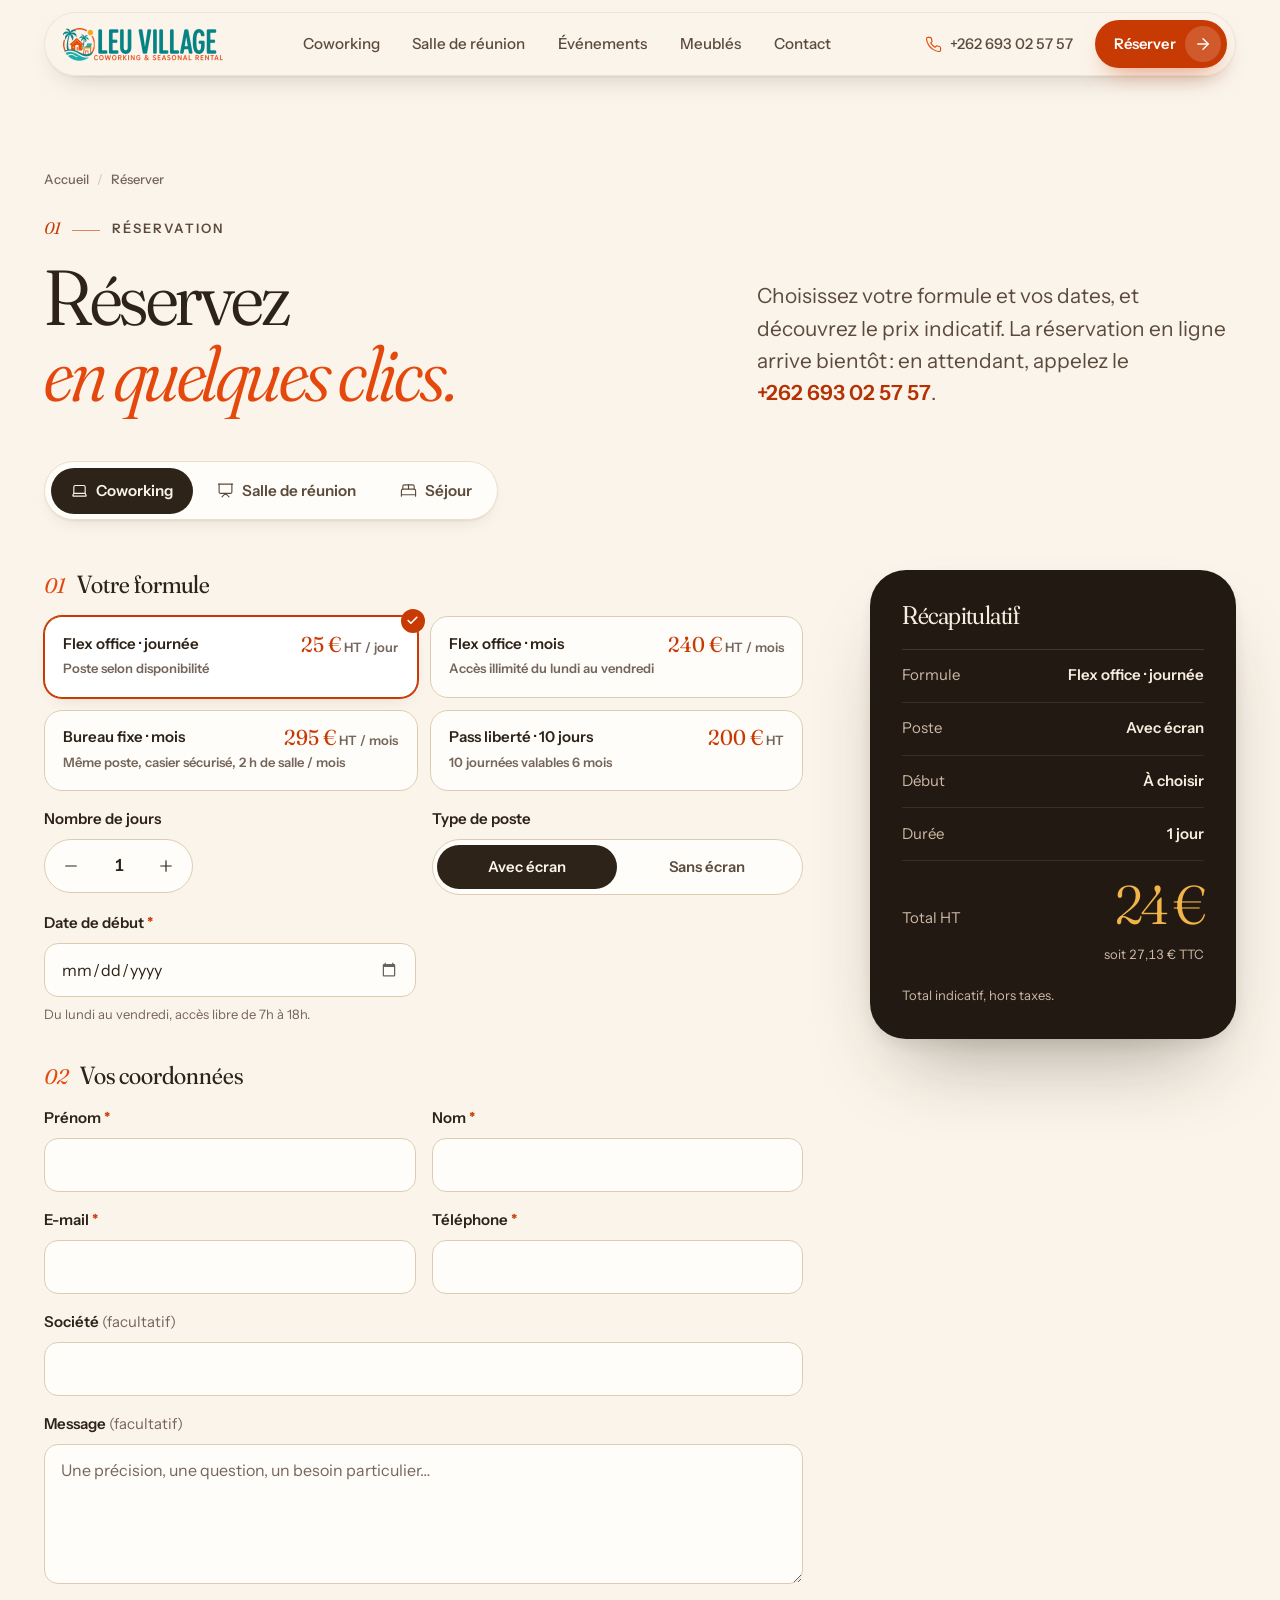
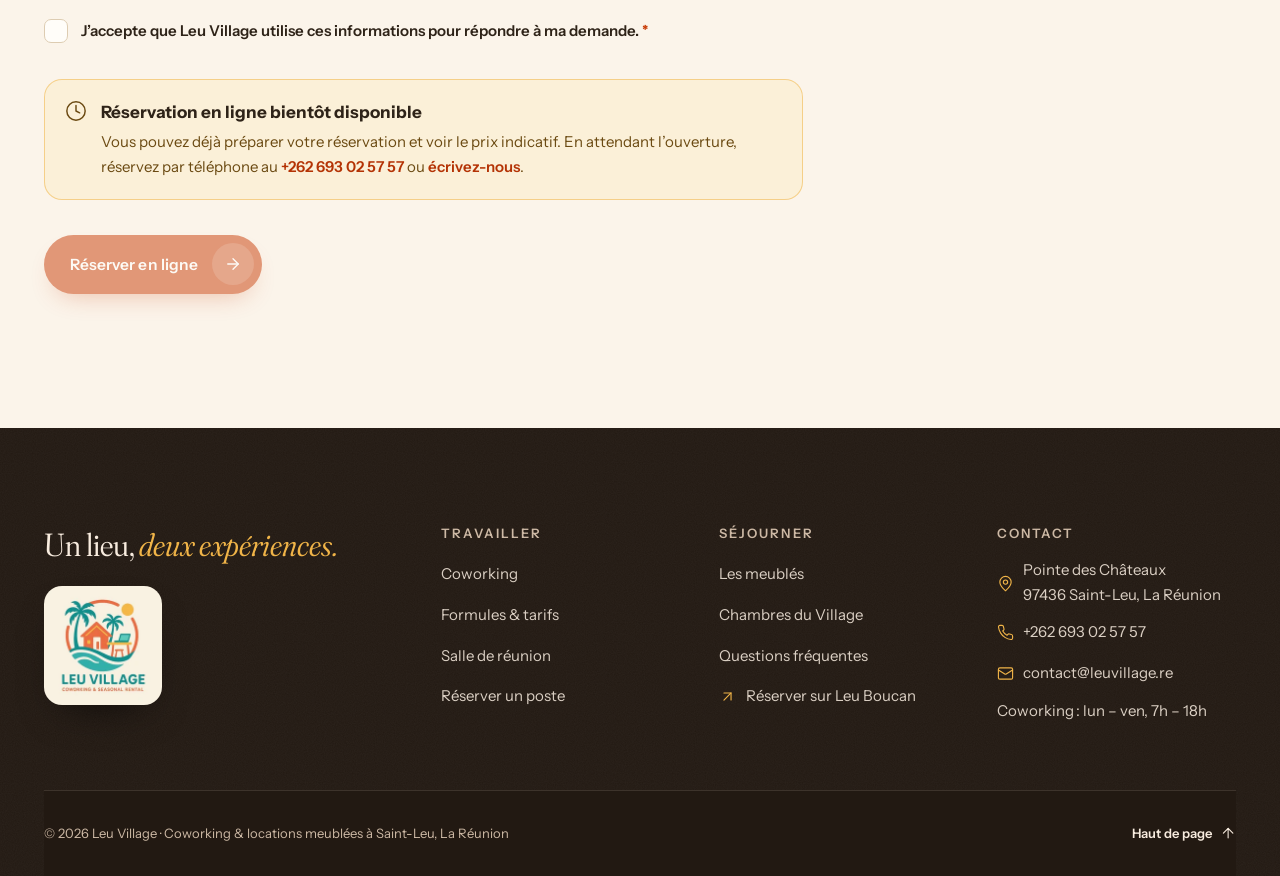
<file: reserver.html>
<!doctype html>
<html lang="fr">
<head>
<meta charset="utf-8">
<meta name="viewport" content="width=device-width, initial-scale=1, viewport-fit=cover">
<meta http-equiv="Content-Security-Policy" content="default-src 'self'; script-src 'self'; style-src 'self'; img-src 'self' data:; font-src 'self'; connect-src 'self'; frame-src https://www.google.com https://maps.google.com; form-action 'self' mailto:; base-uri 'self'; object-src 'none'; upgrade-insecure-requests">
<meta name="referrer" content="strict-origin-when-cross-origin">
<title>Réserver — Leu Village, coworking & séjours à Saint-Leu</title>
<meta name="description" content="Préparez votre demande de réservation : poste de coworking, salle de réunion ou chambre du Village à Saint-Leu. Récapitulatif et prix indicatif en temps réel.">
<link rel="canonical" href="https://harris220.github.io/LeuVillage-Prod/reserver.html">
<meta name="theme-color" content="#fbf4ea">
<meta property="og:type" content="website">
<meta property="og:locale" content="fr_FR">
<meta property="og:site_name" content="Leu Village">
<meta property="og:title" content="Réserver — Leu Village, coworking &amp; séjours à Saint-Leu">
<meta property="og:description" content="Préparez votre demande de réservation : poste de coworking, salle de réunion ou chambre du Village à Saint-Leu. Récapitulatif et prix indicatif en temps réel.">
<meta property="og:url" content="https://harris220.github.io/LeuVillage-Prod/reserver.html">
<meta property="og:image" content="https://harris220.github.io/LeuVillage-Prod/images/og-leu-village.jpg">
<meta property="og:image:width" content="1200">
<meta property="og:image:height" content="630">
<meta property="og:image:alt" content="Vue sur l’océan et les pentes de Saint-Leu depuis la Pointe des Châteaux">
<meta name="twitter:card" content="summary_large_image">
<link rel="icon" href="assets/img/favicon.ico" sizes="any">
<link rel="icon" type="image/png" href="assets/img/favicon-32.png" sizes="32x32">
<link rel="apple-touch-icon" href="assets/img/apple-touch-icon.png">
<link rel="preload" href="assets/fonts/fraunces.woff2" as="font" type="font/woff2" crossorigin>
<link rel="preload" href="assets/fonts/instrument-sans.woff2" as="font" type="font/woff2" crossorigin>

<link rel="stylesheet" href="assets/css/main.css?v=2cd22e231b">
<script src="assets/js/main.js?v=11810e8e1f" defer></script>
<script src="assets/js/config.js?v=4fd552e75e" defer></script>
<script src="assets/js/request.js?v=1f4a7244a1" defer></script>
<script src="assets/js/forms.js?v=f98e229602" defer></script>

</head>
<body id="top">

<a class="skip-link" href="#main">Aller au contenu</a>
<header class="site-header" data-header>
  <div class="site-header__bar">
    <a class="site-header__logo" href="index.html" aria-label="Leu Village, retour à l’accueil">
      <picture>
        <source type="image/webp" srcset="assets/img/logo-leu-village-320.webp 320w, assets/img/logo-leu-village-640.webp 640w" sizes="170px">
        <img src="assets/img/logo-leu-village-320.png" srcset="assets/img/logo-leu-village-320.png 320w, assets/img/logo-leu-village-640.png 640w" sizes="170px" width="320" height="66" alt="Leu Village — Coworking &amp; Seasonal Rental">
      </picture>
    </a>
    <nav class="site-nav" aria-label="Navigation principale">
      <ul>
        <li><a href="coworking.html">Coworking</a></li>
        <li><a href="salle-de-reunion.html">Salle de réunion</a></li>
        <li><a href="evenements.html">Événements</a></li>
        <li><a href="meubles.html">Meublés</a></li>
        <li><a href="contact.html">Contact</a></li>
      </ul>
    </nav>
    <div class="site-header__actions">
      <a class="site-header__phone" href="tel:+262693025757" aria-label="Appeler Leu Village au +262 693 02 57 57"><svg class="icon" viewBox="0 0 24 24" aria-hidden="true" focusable="false"><path d="M22 16.92v3a2 2 0 0 1-2.18 2 19.79 19.79 0 0 1-8.63-3.07 19.5 19.5 0 0 1-6-6 19.79 19.79 0 0 1-3.07-8.67A2 2 0 0 1 4.11 2h3a2 2 0 0 1 2 1.72 12.84 12.84 0 0 0 .7 2.81 2 2 0 0 1-.45 2.11L8.09 9.91a16 16 0 0 0 6 6l1.27-1.27a2 2 0 0 1 2.11-.45 12.84 12.84 0 0 0 2.81.7A2 2 0 0 1 22 16.92z"/></svg><span>+262 693 02 57 57</span></a>
      <a class="btn btn--primary btn--sm" href="reserver.html" aria-label="Réserver" aria-current="page"><span class="btn__label"><span class="btn__text" data-label="Réserver">Réserver</span></span><span class="btn__icon" aria-hidden="true"><svg class="icon" viewBox="0 0 24 24" aria-hidden="true" focusable="false"><path d="M5 12h14"/><path d="m12 5 7 7-7 7"/></svg><svg class="icon" viewBox="0 0 24 24" aria-hidden="true" focusable="false"><path d="M5 12h14"/><path d="m12 5 7 7-7 7"/></svg></span></a>
      <button class="menu-toggle" type="button" aria-expanded="false" aria-controls="mobile-menu"><span class="sr-only">Ouvrir le menu</span><span class="menu-toggle__bars" aria-hidden="true"></span></button>
    </div>
  </div>
</header>
<div class="mobile-menu" id="mobile-menu">
  <nav class="mobile-menu__nav" aria-label="Menu principal">
    <ul>
      <li><a class="d-0" href="index.html"><small>01</small>Accueil</a></li>
      <li class="mobile-menu__group"><p class="mobile-menu__title">Travailler</p><ul><li><a class="d-1" href="coworking.html"><small>02</small>Coworking</a></li><li><a class="d-2" href="salle-de-reunion.html"><small>03</small>Salle de réunion</a></li><li><a class="d-3" href="evenements.html"><small>04</small>Événements</a></li></ul></li>
      <li class="mobile-menu__group"><p class="mobile-menu__title">Séjourner</p><ul><li><a class="d-4" href="meubles.html"><small>05</small>Les meublés</a></li></ul></li>
      <li class="mobile-menu__group"><p class="mobile-menu__title">Infos</p><ul><li><a class="d-5" href="contact.html"><small>06</small>Contact</a></li><li><a class="d-6" href="reserver.html" aria-current="page"><small>07</small>Réserver</a></li></ul></li>
    </ul>
  </nav>
  <div class="mobile-menu__foot">
    <div class="mobile-menu__contact">
      <a href="tel:+262693025757"><svg class="icon" viewBox="0 0 24 24" aria-hidden="true" focusable="false"><path d="M22 16.92v3a2 2 0 0 1-2.18 2 19.79 19.79 0 0 1-8.63-3.07 19.5 19.5 0 0 1-6-6 19.79 19.79 0 0 1-3.07-8.67A2 2 0 0 1 4.11 2h3a2 2 0 0 1 2 1.72 12.84 12.84 0 0 0 .7 2.81 2 2 0 0 1-.45 2.11L8.09 9.91a16 16 0 0 0 6 6l1.27-1.27a2 2 0 0 1 2.11-.45 12.84 12.84 0 0 0 2.81.7A2 2 0 0 1 22 16.92z"/></svg>+262 693 02 57 57</a>
      <a href="mailto:contact@leuvillage.re"><svg class="icon" viewBox="0 0 24 24" aria-hidden="true" focusable="false"><rect width="20" height="16" x="2" y="4" rx="2"/><path d="m22 7-8.97 5.7a1.94 1.94 0 0 1-2.06 0L2 7"/></svg>contact@leuvillage.re</a>
    </div>
    <a class="btn btn--primary" href="reserver.html" aria-label="Réserver"><span class="btn__label"><span class="btn__text" data-label="Réserver">Réserver</span></span><span class="btn__icon" aria-hidden="true"><svg class="icon" viewBox="0 0 24 24" aria-hidden="true" focusable="false"><path d="M5 12h14"/><path d="m12 5 7 7-7 7"/></svg><svg class="icon" viewBox="0 0 24 24" aria-hidden="true" focusable="false"><path d="M5 12h14"/><path d="m12 5 7 7-7 7"/></svg></span></a>
  </div>
</div>
<main id="main" tabindex="-1">

<section class="page-hero page-hero--compact intro" aria-labelledby="page-titre">
  <div class="container">
    <nav class="d-0" aria-label="Fil d’Ariane" data-intro><ol class="breadcrumb"><li><a href="index.html">Accueil</a></li><li aria-current="page">Réserver</li></ol></nav>
    <div class="section-head section-head--split section-head--flush">
      <div class="stack stack--sm">
        <p class="eyebrow d-0" data-intro><span class="eyebrow__num">01</span>Réservation</p>
        <h1 class="page-hero__title" id="page-titre">
          <span class="line"><span class="d-0">Réservez</span></span>
          <span class="line"><span class="d-1"><em class="accent">en quelques clics.</em></span></span>
        </h1>
      </div>
      <p class="lead d-1" data-intro>Choisissez votre formule et vos dates, et découvrez le prix indicatif. La réservation en ligne arrive bientôt : en attendant, appelez le <a class="link" href="tel:+262693025757">+262 693 02 57 57</a>.</p>
    </div>
  </div>
</section>

<section class="section section--flush-top" data-booking aria-label="Formulaire de réservation">
  <div class="container tabs" data-tabs>
    <div class="tabs__groups d-2" data-intro>
      <div class="tabs__list" role="tablist" aria-label="Que souhaitez-vous réserver ?">
        <span class="tabs__indicator" aria-hidden="true"></span>
        <button class="tabs__tab" role="tab" id="tab-cw" aria-controls="panel-cw" aria-selected="true" data-value="coworking"><svg class="icon" viewBox="0 0 24 24" aria-hidden="true" focusable="false"><path d="M20 16V7a2 2 0 0 0-2-2H6a2 2 0 0 0-2 2v9m16 0H4m16 0 1.28 2.55a1 1 0 0 1-.9 1.45H3.62a1 1 0 0 1-.9-1.45L4 16"/></svg>Coworking</button>
        <button class="tabs__tab" role="tab" id="tab-salle" aria-controls="panel-salle" aria-selected="false" tabindex="-1" data-value="salle"><svg class="icon" viewBox="0 0 24 24" aria-hidden="true" focusable="false"><path d="M2 3h20"/><path d="M21 3v11a2 2 0 0 1-2 2H5a2 2 0 0 1-2-2V3"/><path d="m7 21 5-5 5 5"/></svg>Salle de réunion</button>
        <button class="tabs__tab" role="tab" id="tab-sejour" aria-controls="panel-sejour" aria-selected="false" tabindex="-1" data-value="sejour"><svg class="icon" viewBox="0 0 24 24" aria-hidden="true" focusable="false"><path d="M2 20v-8a2 2 0 0 1 2-2h16a2 2 0 0 1 2 2v8"/><path d="M4 10V6a2 2 0 0 1 2-2h12a2 2 0 0 1 2 2v4"/><path d="M12 4v6"/><path d="M2 18h20"/></svg>Séjour</button>
      </div>
    </div>
    <div class="tabs__panel" role="tabpanel" id="panel-cw" aria-labelledby="tab-cw">
<div class="booking">
  <form class="form" method="post" novalidate data-request="booking" data-booking-form="coworking" aria-labelledby="tab-cw">
    <div class="form-alert" tabindex="-1" role="alert"><strong>Il manque quelques informations :</strong><ul></ul></div>
    <fieldset class="fieldset">
      <legend><span>01</span>Votre formule</legend>
      <div class="field" data-field data-error-label="Formule">
        <div class="choices" role="radiogroup" aria-label="Formule de coworking">
          <label class="choice"><input type="radio" name="formule" value="flex-jour" checked required data-price="25" data-label="Flex office · journée" data-duration="1 jour"><span class="choice__title">Flex office · journée</span><span class="choice__price">25 €<small> HT / jour</small></span><span class="choice__text">Poste selon disponibilité</span></label>
          <label class="choice"><input type="radio" name="formule" value="flex-mois" required data-price="240" data-label="Flex office · mois" data-duration="1 mois"><span class="choice__title">Flex office · mois</span><span class="choice__price">240 €<small> HT / mois</small></span><span class="choice__text">Accès illimité du lundi au vendredi</span></label>
          <label class="choice"><input type="radio" name="formule" value="fixe" required data-price="295" data-label="Bureau fixe · mois" data-duration="1 mois"><span class="choice__title">Bureau fixe · mois</span><span class="choice__price">295 €<small> HT / mois</small></span><span class="choice__text">Même poste, casier sécurisé, 2 h de salle / mois</span></label>
          <label class="choice"><input type="radio" name="formule" value="pass" required data-price="200" data-label="Pass liberté" data-duration="10 journées · 6 mois"><span class="choice__title">Pass liberté · 10 jours</span><span class="choice__price">200 €<small> HT</small></span><span class="choice__text">10 journées valables 6 mois</span></label>
        </div>
        <p class="field__error" id="cw-formule-err"><svg class="icon" viewBox="0 0 24 24" aria-hidden="true" focusable="false"><circle cx="12" cy="12" r="10"/><path d="M12 8v4"/><path d="M12 16h.01"/></svg><span></span></p>
      </div>
      <div class="fields">
        <div class="field" data-days-field>
          <span class="field__label" id="cw-jours-label">Nombre de jours</span>
          <div class="stepper" data-stepper>
            <button type="button" data-step="-1" aria-label="Retirer un jour"><svg class="icon" viewBox="0 0 24 24" aria-hidden="true" focusable="false"><path d="M5 12h14"/></svg></button>
            <input id="cw-jours" name="jours" type="number" min="1" max="30" value="1" inputmode="numeric" aria-labelledby="cw-jours-label">
            <button type="button" data-step="1" aria-label="Ajouter un jour"><svg class="icon" viewBox="0 0 24 24" aria-hidden="true" focusable="false"><path d="M5 12h14"/><path d="M12 5v14"/></svg></button>
          </div>
        </div>
        <div class="field">
          <span class="field__label" id="cw-poste-label">Type de poste</span>
          <div class="segmented" role="radiogroup" aria-labelledby="cw-poste-label">
            <label><input type="radio" name="poste" value="avec-ecran" data-label="Avec écran" checked>Avec écran</label>
            <label><input type="radio" name="poste" value="sans-ecran" data-label="Sans écran">Sans écran</label>
          </div>
        </div>
        
<div class="field" data-field>
  <label for="cw-date">Date de début <span class="req" aria-hidden="true">*</span></label>
  <input class="input" id="cw-date" name="date_debut" type="date" required aria-describedby="cw-date-help cw-date-err" data-weekday>
  <p class="field__help" id="cw-date-help">Du lundi au vendredi, accès libre de 7h à 18h.</p>
  <p class="field__error" id="cw-date-err"><svg class="icon" viewBox="0 0 24 24" aria-hidden="true" focusable="false"><circle cx="12" cy="12" r="10"/><path d="M12 8v4"/><path d="M12 16h.01"/></svg><span></span></p>
</div>
      </div>
    </fieldset>
    
<fieldset class="fieldset">
  <legend><span>02</span>Vos coordonnées</legend>
  <div class="fields">
    
<div class="field" data-field>
  <label for="cw-prenom">Prénom <span class="req" aria-hidden="true">*</span></label>
  <input class="input" id="cw-prenom" name="prenom" type="text" required maxlength="80" autocomplete="given-name" aria-describedby="cw-prenom-err">
  
  <p class="field__error" id="cw-prenom-err"><svg class="icon" viewBox="0 0 24 24" aria-hidden="true" focusable="false"><circle cx="12" cy="12" r="10"/><path d="M12 8v4"/><path d="M12 16h.01"/></svg><span></span></p>
</div>
    
<div class="field" data-field>
  <label for="cw-nom">Nom <span class="req" aria-hidden="true">*</span></label>
  <input class="input" id="cw-nom" name="nom" type="text" required maxlength="80" autocomplete="family-name" aria-describedby="cw-nom-err">
  
  <p class="field__error" id="cw-nom-err"><svg class="icon" viewBox="0 0 24 24" aria-hidden="true" focusable="false"><circle cx="12" cy="12" r="10"/><path d="M12 8v4"/><path d="M12 16h.01"/></svg><span></span></p>
</div>
    
<div class="field" data-field>
  <label for="cw-email">E-mail <span class="req" aria-hidden="true">*</span></label>
  <input class="input" id="cw-email" name="email" type="email" required maxlength="254" autocomplete="email" aria-describedby="cw-email-err" inputmode="email">
  
  <p class="field__error" id="cw-email-err"><svg class="icon" viewBox="0 0 24 24" aria-hidden="true" focusable="false"><circle cx="12" cy="12" r="10"/><path d="M12 8v4"/><path d="M12 16h.01"/></svg><span></span></p>
</div>
    
<div class="field" data-field>
  <label for="cw-tel">Téléphone <span class="req" aria-hidden="true">*</span></label>
  <input class="input" id="cw-tel" name="telephone" type="tel" required maxlength="30" autocomplete="tel" aria-describedby="cw-tel-err" inputmode="tel">
  
  <p class="field__error" id="cw-tel-err"><svg class="icon" viewBox="0 0 24 24" aria-hidden="true" focusable="false"><circle cx="12" cy="12" r="10"/><path d="M12 8v4"/><path d="M12 16h.01"/></svg><span></span></p>
</div>
    
<div class="field field--full" data-field>
  <label for="cw-societe">Société <span class="opt">(facultatif)</span></label>
  <input class="input" id="cw-societe" name="societe" type="text" maxlength="120" autocomplete="organization" aria-describedby="cw-societe-err">
  
  <p class="field__error" id="cw-societe-err"><svg class="icon" viewBox="0 0 24 24" aria-hidden="true" focusable="false"><circle cx="12" cy="12" r="10"/><path d="M12 8v4"/><path d="M12 16h.01"/></svg><span></span></p>
</div>
    
<div class="field field--full" data-field>
  <label for="cw-message">Message <span class="opt">(facultatif)</span></label>
  <textarea class="textarea" id="cw-message" name="message" maxlength="1000" placeholder="Une précision, une question, un besoin particulier…" aria-describedby="cw-message-err"></textarea>
  <p class="field__error" id="cw-message-err"><svg class="icon" viewBox="0 0 24 24" aria-hidden="true" focusable="false"><circle cx="12" cy="12" r="10"/><path d="M12 8v4"/><path d="M12 16h.01"/></svg><span></span></p>
</div>
  </div>
</fieldset>
    
<div class="field" data-field data-error-label="Consentement">
  <label class="check" for="cw-consent"><input id="cw-consent" name="consentement" type="checkbox" value="oui" required aria-describedby="cw-consent-err"><span>J’accepte que Leu Village utilise ces informations pour répondre à ma demande. <span class="req" aria-hidden="true">*</span></span></label>
  <p class="field__error" id="cw-consent-err"><svg class="icon" viewBox="0 0 24 24" aria-hidden="true" focusable="false"><circle cx="12" cy="12" r="10"/><path d="M12 8v4"/><path d="M12 16h.01"/></svg><span></span></p>
</div>
    
<div class="soon" data-soon role="note">
  <svg class="icon" viewBox="0 0 24 24" aria-hidden="true" focusable="false"><circle cx="12" cy="12" r="10"/><path d="M12 6v6l4 2"/></svg>
  <div>
    <p class="soon__title">Réservation en ligne bientôt disponible</p>
    <p class="soon__text">Vous pouvez déjà préparer votre réservation et voir le prix indicatif. En attendant l’ouverture, réservez par téléphone au <a class="link" href="tel:+262693025757">+262 693 02 57 57</a> ou <a class="link" href="contact.html">écrivez-nous</a>.</p>
  </div>
</div>
<div class="btn-row"><button class="btn btn--primary" type="submit" aria-label="Réserver en ligne (bientôt disponible)" disabled data-booking-submit><span class="btn__label"><span class="btn__text" data-label="Réserver en ligne">Réserver en ligne</span></span><span class="btn__icon" aria-hidden="true"><svg class="icon" viewBox="0 0 24 24" aria-hidden="true" focusable="false"><path d="M5 12h14"/><path d="m12 5 7 7-7 7"/></svg><svg class="icon" viewBox="0 0 24 24" aria-hidden="true" focusable="false"><path d="M5 12h14"/><path d="m12 5 7 7-7 7"/></svg></span></button></div>
  </form>
  
<aside class="summary on-night" aria-label="Récapitulatif de votre demande">
  <h2 class="summary__title">Récapitulatif</h2>
  <dl class="summary__rows">
    <div class="summary__row"><dt>Formule</dt><dd data-out="formule">—</dd></div><div class="summary__row"><dt>Poste</dt><dd data-out="poste">—</dd></div><div class="summary__row"><dt>Début</dt><dd data-out="debut">—</dd></div><div class="summary__row"><dt>Durée</dt><dd data-out="duree">—</dd></div>
  </dl>
  <div class="summary__total"><span>Total HT</span><strong><span data-out="total">0</span> €</strong></div>
  <p class="summary__ttc">soit <span data-out="ttc">0,00</span> € TTC</p>
  <p class="summary__hint" data-pass-hint><svg class="icon" viewBox="0 0 24 24" aria-hidden="true" focusable="false"><path d="M9.937 15.5A2 2 0 0 0 8.5 14.063l-6.135-1.582a.5.5 0 0 1 0-.962L8.5 9.936A2 2 0 0 0 9.937 8.5l1.582-6.135a.5.5 0 0 1 .963 0L14.063 8.5A2 2 0 0 0 15.5 9.937l6.135 1.581a.5.5 0 0 1 0 .964L15.5 14.063a2 2 0 0 0-1.437 1.437l-1.582 6.135a.5.5 0 0 1-.963 0z"/></svg><span>Astuce : dès 8 jours, le Pass liberté (10 journées pour 200 € HT, valables 6 mois) devient plus avantageux.</span></p>
  <p class="summary__note">Total indicatif, hors taxes.</p>
</aside>
</div></div>
    <div class="tabs__panel" role="tabpanel" id="panel-salle" aria-labelledby="tab-salle" hidden>
<div class="booking">
  <form class="form" method="post" novalidate data-request="booking" data-booking-form="salle" aria-labelledby="tab-salle">
    <div class="form-alert" tabindex="-1" role="alert"><strong>Il manque quelques informations :</strong><ul></ul></div>
    <fieldset class="fieldset">
      <legend><span>01</span>Votre créneau</legend>
      <div class="field" data-field data-error-label="Durée">
        <div class="choices choices--3" role="radiogroup" aria-label="Durée de réservation">
          <label class="choice"><input type="radio" name="duree" value="1h" checked required data-price="30" data-hours="1" data-label="1 heure"><span class="choice__title">1 heure</span><span class="choice__price">30 €<small> HT</small></span></label>
          <label class="choice"><input type="radio" name="duree" value="4h" required data-price="90" data-hours="4" data-label="Demi-journée · 4 h"><span class="choice__title">Demi-journée · 4 h</span><span class="choice__price">90 €<small> HT</small></span></label>
          <label class="choice"><input type="radio" name="duree" value="8h" required data-price="180" data-hours="8" data-label="Journée · 8 h"><span class="choice__title">Journée · 8 h</span><span class="choice__price">180 €<small> HT</small></span></label>
        </div>
        <p class="field__error" id="sl-duree-err"><svg class="icon" viewBox="0 0 24 24" aria-hidden="true" focusable="false"><circle cx="12" cy="12" r="10"/><path d="M12 8v4"/><path d="M12 16h.01"/></svg><span></span></p>
      </div>
      <div class="fields fields--3">
        
<div class="field" data-field>
  <label for="sl-date">Date <span class="req" aria-hidden="true">*</span></label>
  <input class="input" id="sl-date" name="date" type="date" required aria-describedby="sl-date-err" data-weekday>
  
  <p class="field__error" id="sl-date-err"><svg class="icon" viewBox="0 0 24 24" aria-hidden="true" focusable="false"><circle cx="12" cy="12" r="10"/><path d="M12 8v4"/><path d="M12 16h.01"/></svg><span></span></p>
</div>
        
<div class="field" data-field>
  <label for="sl-heure">Heure de début <span class="req" aria-hidden="true">*</span></label>
  <select class="select" id="sl-heure" name="heure_debut" required aria-describedby="sl-heure-err">
    <option value="07:00">07h00</option><option value="08:00">08h00</option><option value="09:00" selected>09h00</option><option value="10:00">10h00</option><option value="11:00">11h00</option><option value="12:00">12h00</option><option value="13:00">13h00</option><option value="14:00">14h00</option><option value="15:00">15h00</option><option value="16:00">16h00</option><option value="17:00">17h00</option>
  </select>
  <p class="field__error" id="sl-heure-err"><svg class="icon" viewBox="0 0 24 24" aria-hidden="true" focusable="false"><circle cx="12" cy="12" r="10"/><path d="M12 8v4"/><path d="M12 16h.01"/></svg><span></span></p>
</div>
        
<div class="field" data-field>
  <label for="sl-participants">Participants <span class="req" aria-hidden="true">*</span></label>
  <select class="select" id="sl-participants" name="participants" required aria-describedby="sl-participants-err">
    <option value="1">1 personne</option><option value="2">2 personnes</option><option value="3">3 personnes</option><option value="4" selected>4 personnes</option><option value="5">5 personnes</option><option value="6">6 personnes</option><option value="7">7 personnes</option><option value="8">8 personnes</option>
  </select>
  <p class="field__error" id="sl-participants-err"><svg class="icon" viewBox="0 0 24 24" aria-hidden="true" focusable="false"><circle cx="12" cy="12" r="10"/><path d="M12 8v4"/><path d="M12 16h.01"/></svg><span></span></p>
</div>
      </div>
    </fieldset>
    
<fieldset class="fieldset">
  <legend><span>02</span>Vos coordonnées</legend>
  <div class="fields">
    
<div class="field" data-field>
  <label for="sl-prenom">Prénom <span class="req" aria-hidden="true">*</span></label>
  <input class="input" id="sl-prenom" name="prenom" type="text" required maxlength="80" autocomplete="given-name" aria-describedby="sl-prenom-err">
  
  <p class="field__error" id="sl-prenom-err"><svg class="icon" viewBox="0 0 24 24" aria-hidden="true" focusable="false"><circle cx="12" cy="12" r="10"/><path d="M12 8v4"/><path d="M12 16h.01"/></svg><span></span></p>
</div>
    
<div class="field" data-field>
  <label for="sl-nom">Nom <span class="req" aria-hidden="true">*</span></label>
  <input class="input" id="sl-nom" name="nom" type="text" required maxlength="80" autocomplete="family-name" aria-describedby="sl-nom-err">
  
  <p class="field__error" id="sl-nom-err"><svg class="icon" viewBox="0 0 24 24" aria-hidden="true" focusable="false"><circle cx="12" cy="12" r="10"/><path d="M12 8v4"/><path d="M12 16h.01"/></svg><span></span></p>
</div>
    
<div class="field" data-field>
  <label for="sl-email">E-mail <span class="req" aria-hidden="true">*</span></label>
  <input class="input" id="sl-email" name="email" type="email" required maxlength="254" autocomplete="email" aria-describedby="sl-email-err" inputmode="email">
  
  <p class="field__error" id="sl-email-err"><svg class="icon" viewBox="0 0 24 24" aria-hidden="true" focusable="false"><circle cx="12" cy="12" r="10"/><path d="M12 8v4"/><path d="M12 16h.01"/></svg><span></span></p>
</div>
    
<div class="field" data-field>
  <label for="sl-tel">Téléphone <span class="req" aria-hidden="true">*</span></label>
  <input class="input" id="sl-tel" name="telephone" type="tel" required maxlength="30" autocomplete="tel" aria-describedby="sl-tel-err" inputmode="tel">
  
  <p class="field__error" id="sl-tel-err"><svg class="icon" viewBox="0 0 24 24" aria-hidden="true" focusable="false"><circle cx="12" cy="12" r="10"/><path d="M12 8v4"/><path d="M12 16h.01"/></svg><span></span></p>
</div>
    
<div class="field field--full" data-field>
  <label for="sl-societe">Société <span class="opt">(facultatif)</span></label>
  <input class="input" id="sl-societe" name="societe" type="text" maxlength="120" autocomplete="organization" aria-describedby="sl-societe-err">
  
  <p class="field__error" id="sl-societe-err"><svg class="icon" viewBox="0 0 24 24" aria-hidden="true" focusable="false"><circle cx="12" cy="12" r="10"/><path d="M12 8v4"/><path d="M12 16h.01"/></svg><span></span></p>
</div>
    
<div class="field field--full" data-field>
  <label for="sl-message">Message <span class="opt">(facultatif)</span></label>
  <textarea class="textarea" id="sl-message" name="message" maxlength="1000" placeholder="Une précision, une question, un besoin particulier…" aria-describedby="sl-message-err"></textarea>
  <p class="field__error" id="sl-message-err"><svg class="icon" viewBox="0 0 24 24" aria-hidden="true" focusable="false"><circle cx="12" cy="12" r="10"/><path d="M12 8v4"/><path d="M12 16h.01"/></svg><span></span></p>
</div>
  </div>
</fieldset>
    
<div class="field" data-field data-error-label="Consentement">
  <label class="check" for="sl-consent"><input id="sl-consent" name="consentement" type="checkbox" value="oui" required aria-describedby="sl-consent-err"><span>J’accepte que Leu Village utilise ces informations pour répondre à ma demande. <span class="req" aria-hidden="true">*</span></span></label>
  <p class="field__error" id="sl-consent-err"><svg class="icon" viewBox="0 0 24 24" aria-hidden="true" focusable="false"><circle cx="12" cy="12" r="10"/><path d="M12 8v4"/><path d="M12 16h.01"/></svg><span></span></p>
</div>
    
<div class="soon" data-soon role="note">
  <svg class="icon" viewBox="0 0 24 24" aria-hidden="true" focusable="false"><circle cx="12" cy="12" r="10"/><path d="M12 6v6l4 2"/></svg>
  <div>
    <p class="soon__title">Réservation en ligne bientôt disponible</p>
    <p class="soon__text">Vous pouvez déjà préparer votre réservation et voir le prix indicatif. En attendant l’ouverture, réservez par téléphone au <a class="link" href="tel:+262693025757">+262 693 02 57 57</a> ou <a class="link" href="contact.html">écrivez-nous</a>.</p>
  </div>
</div>
<div class="btn-row"><button class="btn btn--primary" type="submit" aria-label="Réserver en ligne (bientôt disponible)" disabled data-booking-submit><span class="btn__label"><span class="btn__text" data-label="Réserver en ligne">Réserver en ligne</span></span><span class="btn__icon" aria-hidden="true"><svg class="icon" viewBox="0 0 24 24" aria-hidden="true" focusable="false"><path d="M5 12h14"/><path d="m12 5 7 7-7 7"/></svg><svg class="icon" viewBox="0 0 24 24" aria-hidden="true" focusable="false"><path d="M5 12h14"/><path d="m12 5 7 7-7 7"/></svg></span></button></div>
  </form>
  
<aside class="summary on-night" aria-label="Récapitulatif de votre demande">
  <h2 class="summary__title">Récapitulatif</h2>
  <dl class="summary__rows">
    <div class="summary__row"><dt>Durée</dt><dd data-out="duree">—</dd></div><div class="summary__row"><dt>Date</dt><dd data-out="date">—</dd></div><div class="summary__row"><dt>Horaire</dt><dd data-out="horaire">—</dd></div><div class="summary__row"><dt>Participants</dt><dd data-out="participants">—</dd></div>
  </dl>
  <div class="summary__total"><span>Total HT</span><strong><span data-out="total">0</span> €</strong></div>
  <p class="summary__ttc">soit <span data-out="ttc">0,00</span> € TTC</p>
  
  <p class="summary__note">Capacité de 6 à 8 personnes. Total indicatif, hors taxes.</p>
</aside>
</div></div>
    <div class="tabs__panel" role="tabpanel" id="panel-sejour" aria-labelledby="tab-sejour" hidden>
<div class="stay-redirect">
  <div class="section-head section-head--split">
    <div class="stack stack--sm">
      <p class="eyebrow"><span class="eyebrow__num">+</span>Séjourner</p>
      <h2 class="h3">Les logements se réservent <em class="accent">sur leuboucan.re</em></h2>
    </div>
    <p class="lead">Chambres du Village, meublés à Saint-Leu et bungalows à La Saline-les-Bains : disponibilités et paiement sécurisé en ligne.</p>
  </div>
  <div class="btn-row">
    <a class="btn btn--primary" href="https://www.leuboucan.re/" aria-label="Réserver un logement sur leuboucan.re (nouvel onglet)" target="_blank" rel="noopener noreferrer"><span class="btn__label"><span class="btn__text" data-label="Réserver un logement">Réserver un logement</span></span><span class="btn__icon" aria-hidden="true"><svg class="icon" viewBox="0 0 24 24" aria-hidden="true" focusable="false"><path d="M7 7h10v10"/><path d="M7 17 17 7"/></svg><svg class="icon" viewBox="0 0 24 24" aria-hidden="true" focusable="false"><path d="M7 7h10v10"/><path d="M7 17 17 7"/></svg></span></a>
    <a class="link" href="meubles.html">Voir tous les logements <svg class="icon" viewBox="0 0 24 24" aria-hidden="true" focusable="false"><path d="M5 12h14"/><path d="m12 5 7 7-7 7"/></svg></a>
  </div>
  <ul class="contact-cards">
    <li><a class="contact-card" href="https://www.leuboucan.re/" target="_blank" rel="noopener noreferrer"><span class="contact-card__icon"><svg class="icon" viewBox="0 0 24 24" aria-hidden="true" focusable="false"><path d="M2 20v-8a2 2 0 0 1 2-2h16a2 2 0 0 1 2 2v8"/><path d="M4 10V6a2 2 0 0 1 2-2h12a2 2 0 0 1 2 2v4"/><path d="M12 4v6"/><path d="M2 18h20"/></svg></span><span><span class="contact-card__label">Sur place · Leu Village · dès 95 € / nuit</span><span class="contact-card__value">Les chambres du Village<span class="sr-only"> (nouvel onglet)</span></span></span><svg class="icon" viewBox="0 0 24 24" aria-hidden="true" focusable="false"><path d="M7 7h10v10"/><path d="M7 17 17 7"/></svg></a></li><li><a class="contact-card" href="https://www.leuboucan.re/hebergements/leu-bougainvillier-appartement-t3-avec-piscine-privative-et-bbq.html" target="_blank" rel="noopener noreferrer"><span class="contact-card__icon"><svg class="icon" viewBox="0 0 24 24" aria-hidden="true" focusable="false"><path d="M15 21v-8a1 1 0 0 0-1-1h-4a1 1 0 0 0-1 1v8"/><path d="M3 10a2 2 0 0 1 .709-1.528l7-5.999a2 2 0 0 1 2.582 0l7 5.999A2 2 0 0 1 21 10v9a2 2 0 0 1-2 2H5a2 2 0 0 1-2-2z"/></svg></span><span><span class="contact-card__label">Pointe des Châteaux · Saint-Leu · dès 162 € / nuit</span><span class="contact-card__value">Leu Bougainvillier<span class="sr-only"> (nouvel onglet)</span></span></span><svg class="icon" viewBox="0 0 24 24" aria-hidden="true" focusable="false"><path d="M7 7h10v10"/><path d="M7 17 17 7"/></svg></a></li><li><a class="contact-card" href="https://www.leuboucan.re/hebergements/leu-paille-en-queue-t5.html" target="_blank" rel="noopener noreferrer"><span class="contact-card__icon"><svg class="icon" viewBox="0 0 24 24" aria-hidden="true" focusable="false"><path d="M15 21v-8a1 1 0 0 0-1-1h-4a1 1 0 0 0-1 1v8"/><path d="M3 10a2 2 0 0 1 .709-1.528l7-5.999a2 2 0 0 1 2.582 0l7 5.999A2 2 0 0 1 21 10v9a2 2 0 0 1-2 2H5a2 2 0 0 1-2-2z"/></svg></span><span><span class="contact-card__label">Pointe des Châteaux · Saint-Leu · dès 220 € / nuit</span><span class="contact-card__value">Leu Paille En Queue<span class="sr-only"> (nouvel onglet)</span></span></span><svg class="icon" viewBox="0 0 24 24" aria-hidden="true" focusable="false"><path d="M7 7h10v10"/><path d="M7 17 17 7"/></svg></a></li><li><a class="contact-card" href="https://www.leuboucan.re/hebergements/privatisation.html" target="_blank" rel="noopener noreferrer"><span class="contact-card__icon"><svg class="icon" viewBox="0 0 24 24" aria-hidden="true" focusable="false"><path d="M15 21v-8a1 1 0 0 0-1-1h-4a1 1 0 0 0-1 1v8"/><path d="M3 10a2 2 0 0 1 .709-1.528l7-5.999a2 2 0 0 1 2.582 0l7 5.999A2 2 0 0 1 21 10v9a2 2 0 0 1-2 2H5a2 2 0 0 1-2-2z"/></svg></span><span><span class="contact-card__label">Pointe des Châteaux · Saint-Leu · dès 350 € / nuit</span><span class="contact-card__value">Privatiser les deux meublés<span class="sr-only"> (nouvel onglet)</span></span></span><svg class="icon" viewBox="0 0 24 24" aria-hidden="true" focusable="false"><path d="M7 7h10v10"/><path d="M7 17 17 7"/></svg></a></li><li><a class="contact-card" href="https://www.leuboucan.re/hebergements/saline-case-bambou.html" target="_blank" rel="noopener noreferrer"><span class="contact-card__icon"><svg class="icon" viewBox="0 0 24 24" aria-hidden="true" focusable="false"><path d="M2 6c.6.5 1.2 1 2.5 1C7 7 7 5 9.5 5c2.6 0 2.4 2 5 2 2.5 0 2.5-2 5-2 1.3 0 1.9.5 2.5 1"/><path d="M2 12c.6.5 1.2 1 2.5 1 2.5 0 2.5-2 5-2 2.6 0 2.4 2 5 2 2.5 0 2.5-2 5-2 1.3 0 1.9.5 2.5 1"/><path d="M2 18c.6.5 1.2 1 2.5 1 2.5 0 2.5-2 5-2 2.6 0 2.4 2 5 2 2.5 0 2.5-2 5-2 1.3 0 1.9.5 2.5 1"/></svg></span><span><span class="contact-card__label">La Saline-les-Bains · dès 150 € / nuit</span><span class="contact-card__value">Case Bambou<span class="sr-only"> (nouvel onglet)</span></span></span><svg class="icon" viewBox="0 0 24 24" aria-hidden="true" focusable="false"><path d="M7 7h10v10"/><path d="M7 17 17 7"/></svg></a></li><li><a class="contact-card" href="https://www.leuboucan.re/hebergements/saline-le-bungalow-de-la-plage.html" target="_blank" rel="noopener noreferrer"><span class="contact-card__icon"><svg class="icon" viewBox="0 0 24 24" aria-hidden="true" focusable="false"><path d="M2 6c.6.5 1.2 1 2.5 1C7 7 7 5 9.5 5c2.6 0 2.4 2 5 2 2.5 0 2.5-2 5-2 1.3 0 1.9.5 2.5 1"/><path d="M2 12c.6.5 1.2 1 2.5 1 2.5 0 2.5-2 5-2 2.6 0 2.4 2 5 2 2.5 0 2.5-2 5-2 1.3 0 1.9.5 2.5 1"/><path d="M2 18c.6.5 1.2 1 2.5 1 2.5 0 2.5-2 5-2 2.6 0 2.4 2 5 2 2.5 0 2.5-2 5-2 1.3 0 1.9.5 2.5 1"/></svg></span><span><span class="contact-card__label">La Saline-les-Bains · dès 162 € / nuit</span><span class="contact-card__value">Le bungalow de la plage<span class="sr-only"> (nouvel onglet)</span></span></span><svg class="icon" viewBox="0 0 24 24" aria-hidden="true" focusable="false"><path d="M7 7h10v10"/><path d="M7 17 17 7"/></svg></a></li>
  </ul>
</div></div>
  </div>
</section>

<template id="tpl-request">
  <div class="request-panel" tabindex="-1">
    <span class="success__icon"><svg class="icon" viewBox="0 0 24 24" aria-hidden="true" focusable="false"><path d="M20 6 9 17l-5-5"/></svg></span>
    <h2 class="h3 request-panel__title"></h2>
    <p class="lead request-panel__text"></p>
    <dl class="summary__rows request-panel__rows"></dl>
    <div class="btn-row request-panel__actions">
      <a class="btn btn--primary" href="mailto:contact@leuvillage.re" aria-label="Ouvrir ma messagerie" data-request-mail><span class="btn__label"><span class="btn__text" data-label="Ouvrir ma messagerie">Ouvrir ma messagerie</span></span><span class="btn__icon" aria-hidden="true"><svg class="icon" viewBox="0 0 24 24" aria-hidden="true" focusable="false"><rect width="20" height="16" x="2" y="4" rx="2"/><path d="m22 7-8.97 5.7a1.94 1.94 0 0 1-2.06 0L2 7"/></svg><svg class="icon" viewBox="0 0 24 24" aria-hidden="true" focusable="false"><rect width="20" height="16" x="2" y="4" rx="2"/><path d="m22 7-8.97 5.7a1.94 1.94 0 0 1-2.06 0L2 7"/></svg></span></a>
      <button class="btn btn--ghost" type="button" aria-label="Copier la demande" data-request-copy><span class="btn__label"><span class="btn__text" data-label="Copier la demande">Copier la demande</span></span><span class="btn__icon" aria-hidden="true"><svg class="icon" viewBox="0 0 24 24" aria-hidden="true" focusable="false"><rect width="14" height="14" x="8" y="8" rx="2"/><path d="M4 16c-1.1 0-2-.9-2-2V4c0-1.1.9-2 2-2h10c1.1 0 2 .9 2 2"/></svg><svg class="icon" viewBox="0 0 24 24" aria-hidden="true" focusable="false"><rect width="14" height="14" x="8" y="8" rx="2"/><path d="M4 16c-1.1 0-2-.9-2-2V4c0-1.1.9-2 2-2h10c1.1 0 2 .9 2 2"/></svg></span></button>
    </div>
    <p class="request-panel__status" role="status" aria-live="polite"></p>
    <details class="more">
      <summary>Voir le texte de la demande <svg class="icon" viewBox="0 0 24 24" aria-hidden="true" focusable="false"><path d="m6 9 6 6 6-6"/></svg></summary>
      <pre class="request-text"></pre>
    </details>
    <p class="request-panel__alt">Pas de messagerie sur cet appareil ? Appelez-nous au <a class="link" href="tel:+262693025757">+262 693 02 57 57</a> ou écrivez à <a class="link" href="mailto:contact@leuvillage.re">contact@leuvillage.re</a>.</p>
    <button class="link request-panel__edit" type="button" data-request-edit><svg class="icon" viewBox="0 0 24 24" aria-hidden="true" focusable="false"><path d="M12 20h9"/><path d="M16.376 3.622a1 1 0 0 1 3.002 3.002L7.368 18.635a2 2 0 0 1-.855.506l-2.872.838a.5.5 0 0 1-.62-.62l.838-2.872a2 2 0 0 1 .506-.854z"/></svg>Modifier ma demande</button>
  </div>
</template>
</main>

<footer class="site-footer on-night">
  <div class="container site-footer__top">
    <div class="site-footer__brand">
      <p class="site-footer__tagline">Un lieu, <em>deux expériences.</em></p>
      <picture class="site-footer__logo">
        <source type="image/webp" srcset="assets/img/logo-leu-village-carre-240.webp 240w, assets/img/logo-leu-village-carre-480.webp 480w" sizes="128px">
        <img src="assets/img/logo-leu-village-carre-240.jpg" width="240" height="240" alt="Leu Village, coworking et locations à Saint-Leu" loading="lazy" decoding="async">
      </picture>
    </div>
    <nav aria-labelledby="footer-travailler">
      <h2 id="footer-travailler">Travailler</h2>
      <ul class="site-footer__list">
        <li><a href="coworking.html">Coworking</a></li>
        <li><a href="coworking.html#formules">Formules &amp; tarifs</a></li>
        <li><a href="salle-de-reunion.html">Salle de réunion</a></li>
        <li><a href="reserver.html?offre=coworking">Réserver un poste</a></li>
      </ul>
    </nav>
    <nav aria-labelledby="footer-sejourner">
      <h2 id="footer-sejourner">Séjourner</h2>
      <ul class="site-footer__list">
        <li><a href="meubles.html">Les meublés</a></li>
        <li><a href="meubles.html#chambres">Chambres du Village</a></li>
        <li><a href="meubles.html#questions">Questions fréquentes</a></li>
        <li><a href="https://www.leuboucan.re/" target="_blank" rel="noopener noreferrer"><svg class="icon" viewBox="0 0 24 24" aria-hidden="true" focusable="false"><path d="M7 7h10v10"/><path d="M7 17 17 7"/></svg>Réserver sur Leu Boucan<span class="sr-only"> (nouvel onglet)</span></a></li>
      </ul>
    </nav>
    <div>
      <h2>Contact</h2>
      <ul class="site-footer__list">
        <li><a href="https://www.google.com/maps/search/?api=1&query=Pointe+des+Ch%C3%A2teaux%2C+97436+Saint-Leu%2C+La+R%C3%A9union" target="_blank" rel="noopener noreferrer"><svg class="icon" viewBox="0 0 24 24" aria-hidden="true" focusable="false"><path d="M20 10c0 4.993-5.539 10.193-7.399 11.799a1 1 0 0 1-1.202 0C9.539 20.193 4 14.993 4 10a8 8 0 0 1 16 0"/><circle cx="12" cy="10" r="3"/></svg><span>Pointe des Châteaux<br>97436 Saint-Leu, La Réunion<span class="sr-only"> (itinéraire, nouvel onglet)</span></span></a></li>
        <li><a href="tel:+262693025757"><svg class="icon" viewBox="0 0 24 24" aria-hidden="true" focusable="false"><path d="M22 16.92v3a2 2 0 0 1-2.18 2 19.79 19.79 0 0 1-8.63-3.07 19.5 19.5 0 0 1-6-6 19.79 19.79 0 0 1-3.07-8.67A2 2 0 0 1 4.11 2h3a2 2 0 0 1 2 1.72 12.84 12.84 0 0 0 .7 2.81 2 2 0 0 1-.45 2.11L8.09 9.91a16 16 0 0 0 6 6l1.27-1.27a2 2 0 0 1 2.11-.45 12.84 12.84 0 0 0 2.81.7A2 2 0 0 1 22 16.92z"/></svg>+262 693 02 57 57</a></li>
        <li><a href="mailto:contact@leuvillage.re"><svg class="icon" viewBox="0 0 24 24" aria-hidden="true" focusable="false"><rect width="20" height="16" x="2" y="4" rx="2"/><path d="m22 7-8.97 5.7a1.94 1.94 0 0 1-2.06 0L2 7"/></svg>contact@leuvillage.re</a></li>
        <li>Coworking : lun – ven, 7h – 18h</li>
      </ul>
    </div>
  </div>
  <div class="container site-footer__bottom">
    <p>© <span data-year>2026</span> Leu Village · Coworking &amp; locations meublées à Saint-Leu, La Réunion</p>
    <a class="to-top" href="#top">Haut de page <svg class="icon" viewBox="0 0 24 24" aria-hidden="true" focusable="false"><path d="M5 12h14"/><path d="m12 5 7 7-7 7"/></svg></a>
  </div>
</footer>

</body>
</html>
</file>
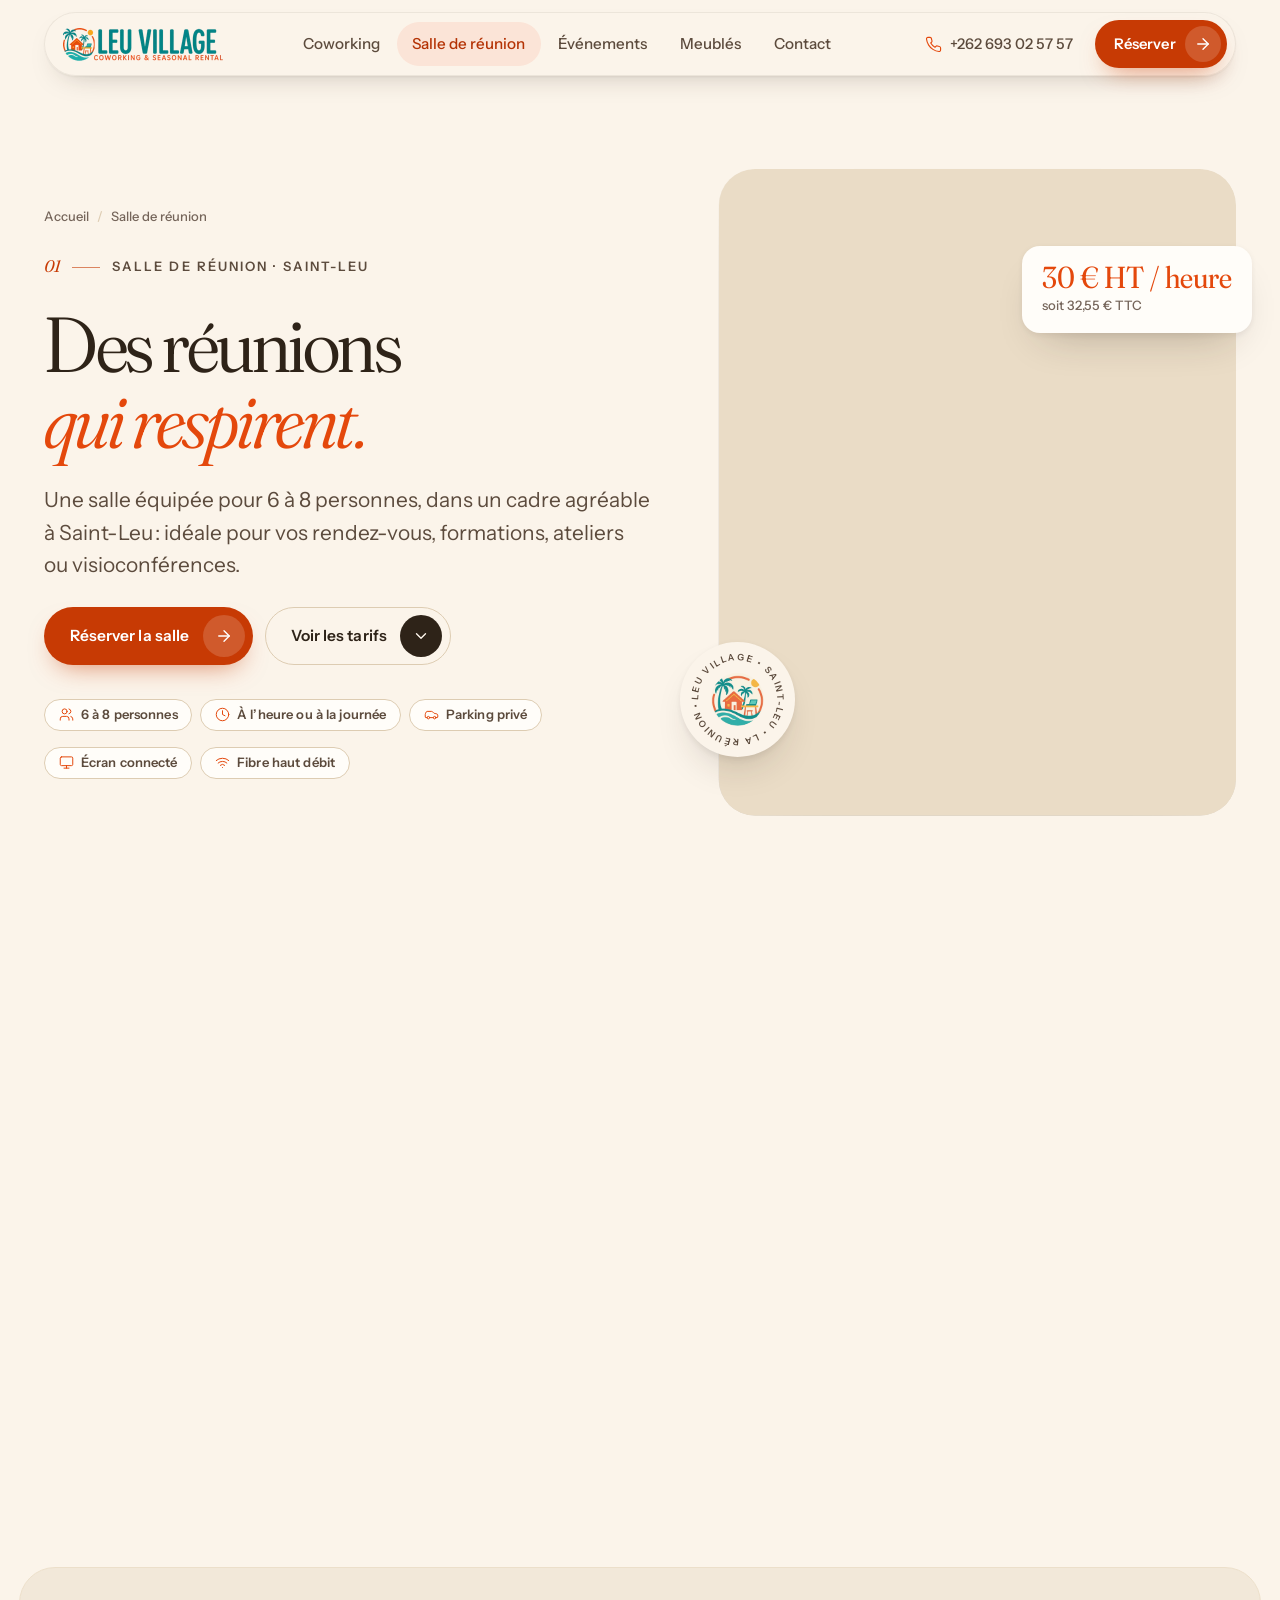
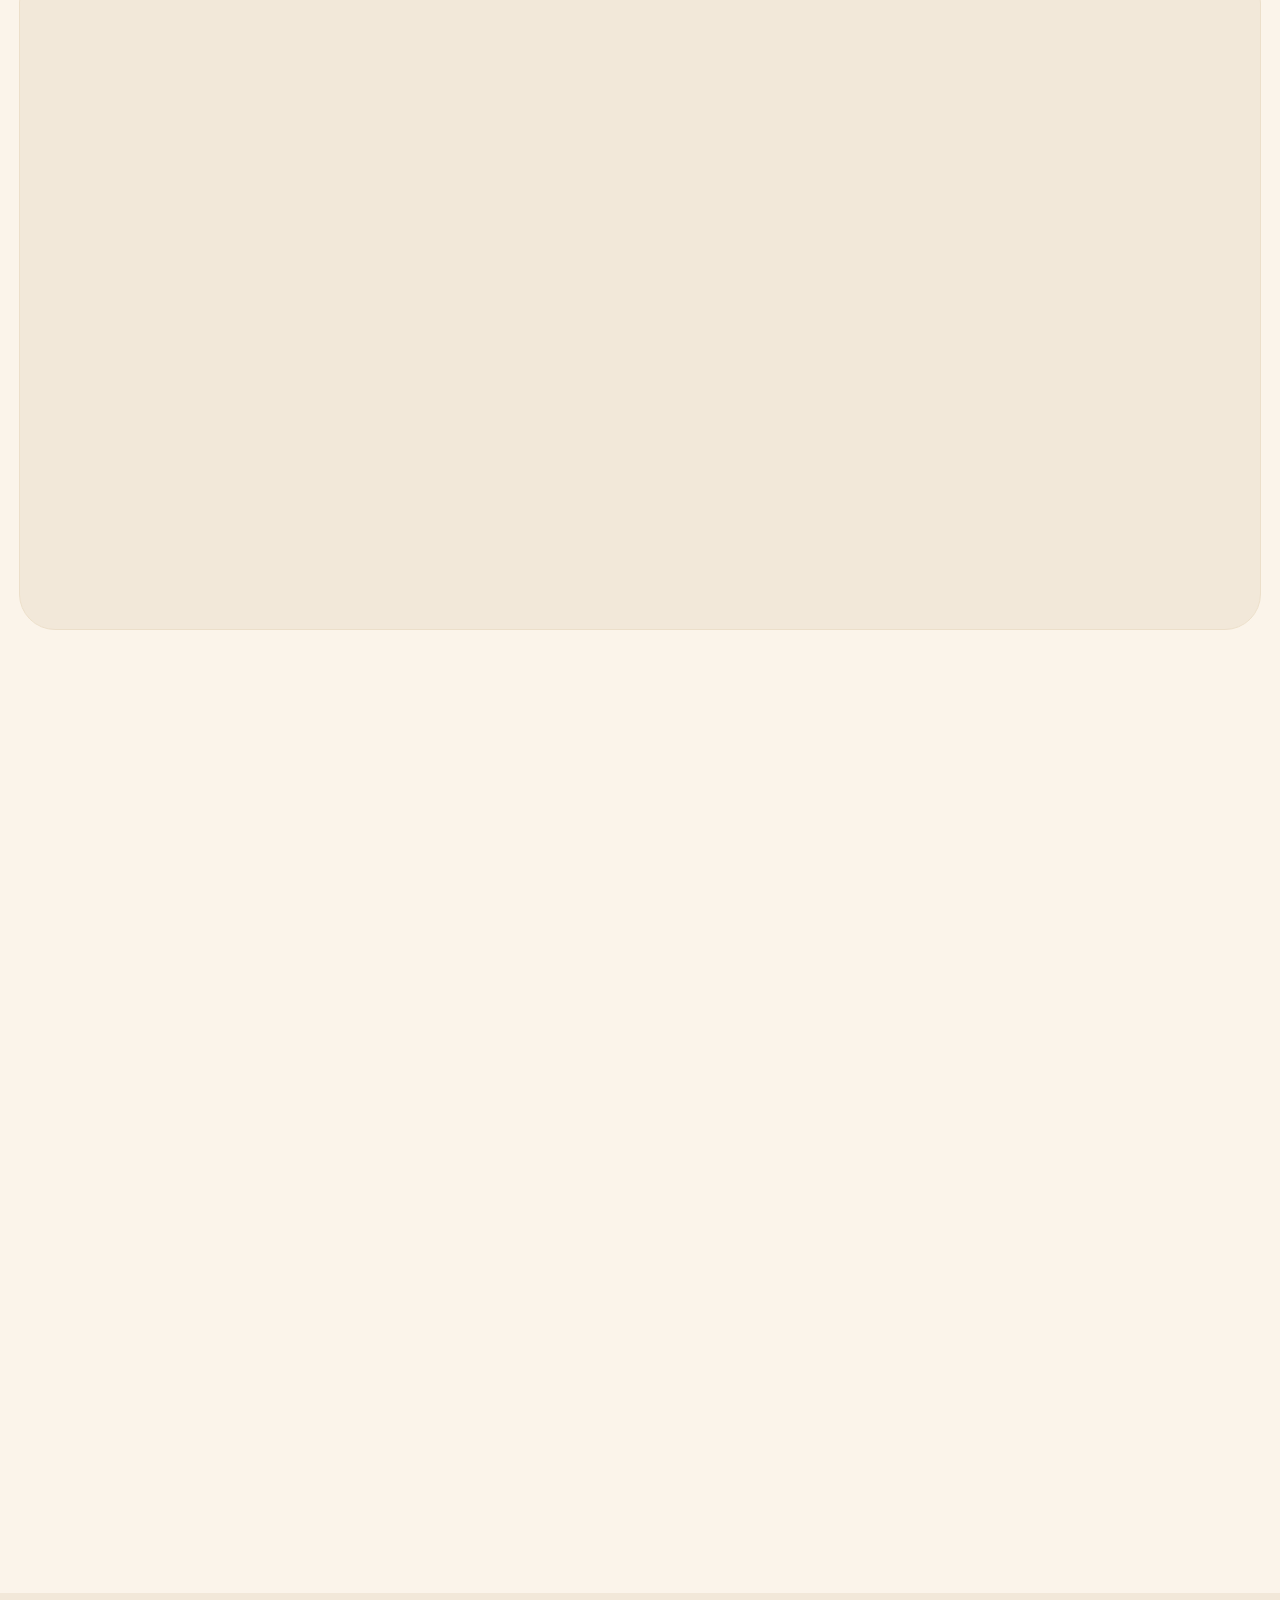
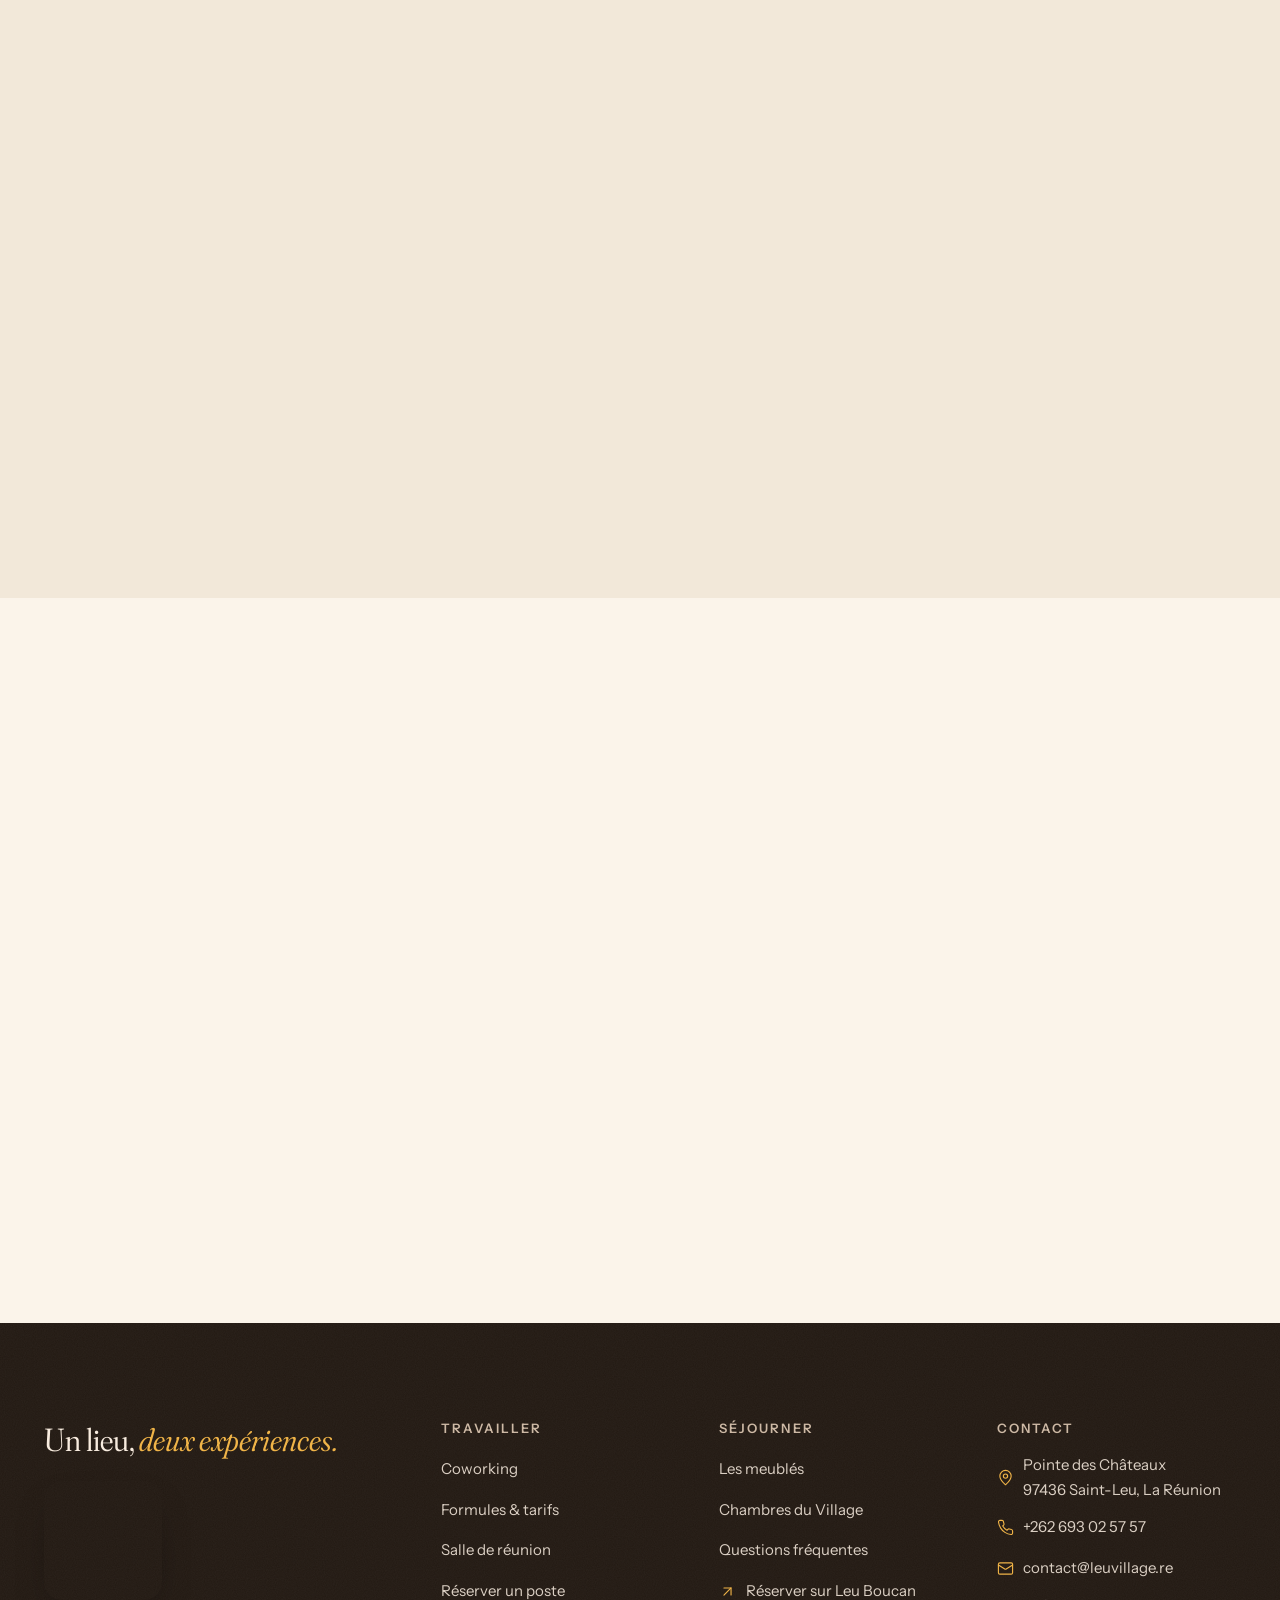
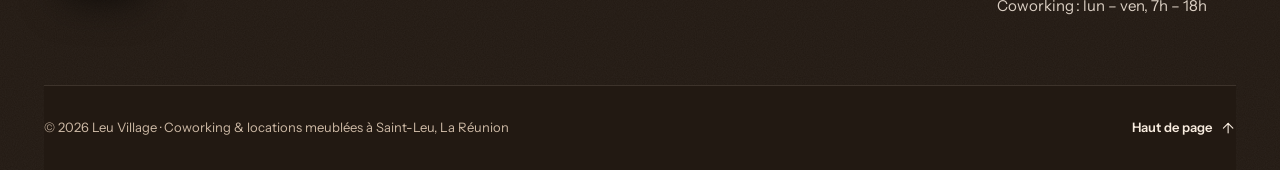
<file: salle-de-reunion.html>
<!doctype html>
<html lang="fr">
<head>
<meta charset="utf-8">
<meta name="viewport" content="width=device-width, initial-scale=1, viewport-fit=cover">
<meta http-equiv="Content-Security-Policy" content="default-src 'self'; script-src 'self'; style-src 'self'; img-src 'self' data:; font-src 'self'; connect-src 'self'; frame-src https://www.google.com https://maps.google.com; form-action 'self' mailto:; base-uri 'self'; object-src 'none'; upgrade-insecure-requests">
<meta name="referrer" content="strict-origin-when-cross-origin">
<title>Salle de réunion à Saint-Leu — Leu Village, La Réunion</title>
<meta name="description" content="Salle de réunion équipée pour 6 à 8 personnes à Saint-Leu : 30 € HT l’heure, 90 € HT la demi-journée, 180 € HT la journée. Réunions, ateliers, formations.">
<link rel="canonical" href="https://harris220.github.io/LeuVillage-Prod/salle-de-reunion.html">
<meta name="theme-color" content="#fbf4ea">
<meta property="og:type" content="website">
<meta property="og:locale" content="fr_FR">
<meta property="og:site_name" content="Leu Village">
<meta property="og:title" content="Salle de réunion à Saint-Leu — Leu Village, La Réunion">
<meta property="og:description" content="Salle de réunion équipée pour 6 à 8 personnes à Saint-Leu : 30 € HT l’heure, 90 € HT la demi-journée, 180 € HT la journée. Réunions, ateliers, formations.">
<meta property="og:url" content="https://harris220.github.io/LeuVillage-Prod/salle-de-reunion.html">
<meta property="og:image" content="https://harris220.github.io/LeuVillage-Prod/images/og-leu-village.jpg">
<meta property="og:image:width" content="1200">
<meta property="og:image:height" content="630">
<meta property="og:image:alt" content="Vue sur l’océan et les pentes de Saint-Leu depuis la Pointe des Châteaux">
<meta name="twitter:card" content="summary_large_image">
<link rel="icon" href="assets/img/favicon.ico" sizes="any">
<link rel="icon" type="image/png" href="assets/img/favicon-32.png" sizes="32x32">
<link rel="apple-touch-icon" href="assets/img/apple-touch-icon.png">
<link rel="preload" href="assets/fonts/fraunces.woff2" as="font" type="font/woff2" crossorigin>
<link rel="preload" href="assets/fonts/instrument-sans.woff2" as="font" type="font/woff2" crossorigin>

<link rel="stylesheet" href="assets/css/main.css?v=2cd22e231b">
<script src="assets/js/main.js?v=11810e8e1f" defer></script>

</head>
<body id="top">

<a class="skip-link" href="#main">Aller au contenu</a>
<header class="site-header" data-header>
  <div class="site-header__bar">
    <a class="site-header__logo" href="index.html" aria-label="Leu Village, retour à l’accueil">
      <picture>
        <source type="image/webp" srcset="assets/img/logo-leu-village-320.webp 320w, assets/img/logo-leu-village-640.webp 640w" sizes="170px">
        <img src="assets/img/logo-leu-village-320.png" srcset="assets/img/logo-leu-village-320.png 320w, assets/img/logo-leu-village-640.png 640w" sizes="170px" width="320" height="66" alt="Leu Village — Coworking &amp; Seasonal Rental">
      </picture>
    </a>
    <nav class="site-nav" aria-label="Navigation principale">
      <ul>
        <li><a href="coworking.html">Coworking</a></li>
        <li><a href="salle-de-reunion.html" aria-current="page">Salle de réunion</a></li>
        <li><a href="evenements.html">Événements</a></li>
        <li><a href="meubles.html">Meublés</a></li>
        <li><a href="contact.html">Contact</a></li>
      </ul>
    </nav>
    <div class="site-header__actions">
      <a class="site-header__phone" href="tel:+262693025757" aria-label="Appeler Leu Village au +262 693 02 57 57"><svg class="icon" viewBox="0 0 24 24" aria-hidden="true" focusable="false"><path d="M22 16.92v3a2 2 0 0 1-2.18 2 19.79 19.79 0 0 1-8.63-3.07 19.5 19.5 0 0 1-6-6 19.79 19.79 0 0 1-3.07-8.67A2 2 0 0 1 4.11 2h3a2 2 0 0 1 2 1.72 12.84 12.84 0 0 0 .7 2.81 2 2 0 0 1-.45 2.11L8.09 9.91a16 16 0 0 0 6 6l1.27-1.27a2 2 0 0 1 2.11-.45 12.84 12.84 0 0 0 2.81.7A2 2 0 0 1 22 16.92z"/></svg><span>+262 693 02 57 57</span></a>
      <a class="btn btn--primary btn--sm" href="reserver.html" aria-label="Réserver"><span class="btn__label"><span class="btn__text" data-label="Réserver">Réserver</span></span><span class="btn__icon" aria-hidden="true"><svg class="icon" viewBox="0 0 24 24" aria-hidden="true" focusable="false"><path d="M5 12h14"/><path d="m12 5 7 7-7 7"/></svg><svg class="icon" viewBox="0 0 24 24" aria-hidden="true" focusable="false"><path d="M5 12h14"/><path d="m12 5 7 7-7 7"/></svg></span></a>
      <button class="menu-toggle" type="button" aria-expanded="false" aria-controls="mobile-menu"><span class="sr-only">Ouvrir le menu</span><span class="menu-toggle__bars" aria-hidden="true"></span></button>
    </div>
  </div>
</header>
<div class="mobile-menu" id="mobile-menu">
  <nav class="mobile-menu__nav" aria-label="Menu principal">
    <ul>
      <li><a class="d-0" href="index.html"><small>01</small>Accueil</a></li>
      <li class="mobile-menu__group"><p class="mobile-menu__title">Travailler</p><ul><li><a class="d-1" href="coworking.html"><small>02</small>Coworking</a></li><li><a class="d-2" href="salle-de-reunion.html" aria-current="page"><small>03</small>Salle de réunion</a></li><li><a class="d-3" href="evenements.html"><small>04</small>Événements</a></li></ul></li>
      <li class="mobile-menu__group"><p class="mobile-menu__title">Séjourner</p><ul><li><a class="d-4" href="meubles.html"><small>05</small>Les meublés</a></li></ul></li>
      <li class="mobile-menu__group"><p class="mobile-menu__title">Infos</p><ul><li><a class="d-5" href="contact.html"><small>06</small>Contact</a></li><li><a class="d-6" href="reserver.html"><small>07</small>Réserver</a></li></ul></li>
    </ul>
  </nav>
  <div class="mobile-menu__foot">
    <div class="mobile-menu__contact">
      <a href="tel:+262693025757"><svg class="icon" viewBox="0 0 24 24" aria-hidden="true" focusable="false"><path d="M22 16.92v3a2 2 0 0 1-2.18 2 19.79 19.79 0 0 1-8.63-3.07 19.5 19.5 0 0 1-6-6 19.79 19.79 0 0 1-3.07-8.67A2 2 0 0 1 4.11 2h3a2 2 0 0 1 2 1.72 12.84 12.84 0 0 0 .7 2.81 2 2 0 0 1-.45 2.11L8.09 9.91a16 16 0 0 0 6 6l1.27-1.27a2 2 0 0 1 2.11-.45 12.84 12.84 0 0 0 2.81.7A2 2 0 0 1 22 16.92z"/></svg>+262 693 02 57 57</a>
      <a href="mailto:contact@leuvillage.re"><svg class="icon" viewBox="0 0 24 24" aria-hidden="true" focusable="false"><rect width="20" height="16" x="2" y="4" rx="2"/><path d="m22 7-8.97 5.7a1.94 1.94 0 0 1-2.06 0L2 7"/></svg>contact@leuvillage.re</a>
    </div>
    <a class="btn btn--primary" href="reserver.html" aria-label="Réserver"><span class="btn__label"><span class="btn__text" data-label="Réserver">Réserver</span></span><span class="btn__icon" aria-hidden="true"><svg class="icon" viewBox="0 0 24 24" aria-hidden="true" focusable="false"><path d="M5 12h14"/><path d="m12 5 7 7-7 7"/></svg><svg class="icon" viewBox="0 0 24 24" aria-hidden="true" focusable="false"><path d="M5 12h14"/><path d="m12 5 7 7-7 7"/></svg></span></a>
  </div>
</div>
<main id="main" tabindex="-1">


<section class="page-hero intro" aria-labelledby="page-titre">
  <div class="container page-hero__grid">
    <div class="page-hero__text">
      <nav class="d-0" aria-label="Fil d’Ariane" data-intro><ol class="breadcrumb"><li><a href="index.html">Accueil</a></li><li aria-current="page">Salle de réunion</li></ol></nav>
      <p class="eyebrow d-0" data-intro><span class="eyebrow__num">01</span>Salle de réunion · Saint-Leu</p>
      <h1 class="page-hero__title" id="page-titre">
        <span class="line"><span class="d-0">Des réunions</span></span>
        <span class="line"><span class="d-1"><em class="accent">qui respirent.</em></span></span>
      </h1>
      <p class="lead d-1" data-intro>Une salle équipée pour 6 à 8 personnes, dans un cadre agréable à Saint-Leu : idéale pour vos rendez-vous, formations, ateliers ou visioconférences.</p>
      <div class="btn-row d-2" data-intro><a class="btn btn--primary" href="reserver.html?offre=salle" aria-label="Réserver la salle" data-magnetic><span class="btn__label"><span class="btn__text" data-label="Réserver la salle">Réserver la salle</span></span><span class="btn__icon" aria-hidden="true"><svg class="icon" viewBox="0 0 24 24" aria-hidden="true" focusable="false"><path d="M5 12h14"/><path d="m12 5 7 7-7 7"/></svg><svg class="icon" viewBox="0 0 24 24" aria-hidden="true" focusable="false"><path d="M5 12h14"/><path d="m12 5 7 7-7 7"/></svg></span></a><a class="btn btn--ghost" href="#tarifs" aria-label="Voir les tarifs"><span class="btn__label"><span class="btn__text" data-label="Voir les tarifs">Voir les tarifs</span></span><span class="btn__icon" aria-hidden="true"><svg class="icon" viewBox="0 0 24 24" aria-hidden="true" focusable="false"><path d="m6 9 6 6 6-6"/></svg><svg class="icon" viewBox="0 0 24 24" aria-hidden="true" focusable="false"><path d="m6 9 6 6 6-6"/></svg></span></a></div>
      <div class="chips page-hero__facts d-3" data-intro><span class="chip"><svg class="icon" viewBox="0 0 24 24" aria-hidden="true" focusable="false"><path d="M16 21v-2a4 4 0 0 0-4-4H6a4 4 0 0 0-4 4v2"/><circle cx="9" cy="7" r="4"/><path d="M22 21v-2a4 4 0 0 0-3-3.87"/><path d="M16 3.13a4 4 0 0 1 0 7.75"/></svg>6 à 8 personnes</span><span class="chip"><svg class="icon" viewBox="0 0 24 24" aria-hidden="true" focusable="false"><circle cx="12" cy="12" r="10"/><path d="M12 6v6l4 2"/></svg>À l’heure ou à la journée</span><span class="chip"><svg class="icon" viewBox="0 0 24 24" aria-hidden="true" focusable="false"><path d="M19 17h2c.6 0 1-.4 1-1v-3c0-.9-.7-1.7-1.5-1.9C18.7 10.6 16 10 16 10s-1.3-1.4-2.2-2.3c-.5-.4-1.1-.7-1.8-.7H5c-.6 0-1.1.4-1.4.9l-1.4 2.9A3.7 3.7 0 0 0 2 12v4c0 .6.4 1 1 1h2"/><circle cx="7" cy="17" r="2"/><path d="M9 17h6"/><circle cx="17" cy="17" r="2"/></svg>Parking privé</span><span class="chips__break" aria-hidden="true"></span><span class="chip"><svg class="icon" viewBox="0 0 24 24" aria-hidden="true" focusable="false"><rect width="20" height="14" x="2" y="3" rx="2"/><path d="M8 21h8"/><path d="M12 17v4"/></svg>Écran connecté</span><span class="chip"><svg class="icon" viewBox="0 0 24 24" aria-hidden="true" focusable="false"><path d="M12 20h.01"/><path d="M2 8.82a15 15 0 0 1 20 0"/><path d="M5 12.859a10 10 0 0 1 14 0"/><path d="M8.5 16.429a5 5 0 0 1 7 0"/></svg>Fibre haut débit</span></div>
    </div>
    <div class="page-hero__media">
      <div class="page-hero__frame d-1" data-intro-img><picture><source type="image/avif" srcset="images/coworking-reunion-480.avif 480w, images/coworking-reunion-800.avif 800w, images/coworking-reunion-1280.avif 1280w" sizes="(min-width: 900px) 44vw, 92vw"><source type="image/webp" srcset="images/coworking-reunion-480.webp 480w, images/coworking-reunion-800.webp 800w, images/coworking-reunion-1280.webp 1280w" sizes="(min-width: 900px) 44vw, 92vw"><img src="images/coworking-reunion-800.webp" width="1280" height="1600" alt="La salle de réunion : grande table blanche, grand écran, tableau blanc sur pied et mur à lames de bois" fetchpriority="high" decoding="async"></picture></div>
      <p class="page-hero__tag d-4" data-intro><strong>30 € HT / heure</strong><span>soit 32,55 € TTC</span></p>
      
<div class="badge-spin" aria-hidden="true">
  <svg viewBox="0 0 120 120"><defs><path id="badge-circle" d="M60,60 m-46,0 a46,46 0 1,1 92,0 a46,46 0 1,1 -92,0"/></defs><text><textPath href="#badge-circle" textLength="286" lengthAdjust="spacing">Leu Village • Saint-Leu • La Réunion •</textPath></text></svg>
  <img src="assets/img/emblem-320.webp" width="160" height="160" alt="" loading="lazy" decoding="async">
</div>
    </div>
  </div>
</section>

<section class="section" aria-labelledby="usages-titre">
  <div class="container">
    <div class="section-head section-head--split">
      <div class="stack stack--md">
        <div data-reveal><p class="eyebrow"><span class="eyebrow__num">02</span>Pour quoi faire ?</p></div>
        <h2 class="h2 section-head__title" id="usages-titre" data-split>Une salle, <em class="accent">tous vos formats</em></h2>
      </div>
      <p class="lead" data-reveal>Que vous soyez deux ou huit, pour une heure ou une journée entière : organisez vos rendez-vous dans un cadre qui change des bureaux classiques.</p>
    </div>
    <ul class="uses" data-stagger>
      <li class="use"><span class="use__num">01</span><svg class="icon" viewBox="0 0 24 24" aria-hidden="true" focusable="false"><path d="M16 21v-2a4 4 0 0 0-4-4H6a4 4 0 0 0-4 4v2"/><circle cx="9" cy="7" r="4"/><path d="M22 21v-2a4 4 0 0 0-3-3.87"/><path d="M16 3.13a4 4 0 0 1 0 7.75"/></svg><p class="use__title">Réunions d’équipe</p></li><li class="use"><span class="use__num">02</span><svg class="icon" viewBox="0 0 24 24" aria-hidden="true" focusable="false"><path d="M15 14c.2-1 .7-1.7 1.5-2.5 1-.9 1.5-2.2 1.5-3.5A6 6 0 0 0 6 8c0 1 .2 2.2 1.5 3.5.7.7 1.3 1.5 1.5 2.5"/><path d="M9 18h6"/><path d="M10 22h4"/></svg><p class="use__title">Ateliers</p></li><li class="use"><span class="use__num">03</span><svg class="icon" viewBox="0 0 24 24" aria-hidden="true" focusable="false"><path d="M21.42 10.922a1 1 0 0 0-.019-1.838L12.83 5.18a2 2 0 0 0-1.66 0L2.6 9.08a1 1 0 0 0 0 1.832l8.57 3.908a2 2 0 0 0 1.66 0z"/><path d="M22 10v6"/><path d="M6 12.5V16a6 3 0 0 0 12 0v-3.5"/></svg><p class="use__title">Formations</p></li><li class="use"><span class="use__num">04</span><svg class="icon" viewBox="0 0 24 24" aria-hidden="true" focusable="false"><path d="m11 17 2 2a1 1 0 1 0 3-3"/><path d="m14 14 2.5 2.5a1 1 0 1 0 3-3l-3.88-3.88a3 3 0 0 0-4.24 0l-.88.88a1 1 0 1 1-3-3l2.81-2.81a5.79 5.79 0 0 1 7.06-.87l.47.28a2 2 0 0 0 1.42.25L21 4"/><path d="m21 3 1 11h-2"/><path d="M3 3 2 14l6.5 6.5a1 1 0 1 0 3-3"/><path d="M3 4h8"/></svg><p class="use__title">Rendez-vous clients</p></li><li class="use"><span class="use__num">05</span><svg class="icon" viewBox="0 0 24 24" aria-hidden="true" focusable="false"><path d="m16 13 5.223 3.482a.5.5 0 0 0 .777-.416V7.87a.5.5 0 0 0-.752-.432L16 10.5"/><rect x="2" y="6" width="14" height="12" rx="2"/></svg><p class="use__title">Visioconférences</p></li>
    </ul>
  </div>
</section>

<section class="section section--panel" id="tarifs" aria-labelledby="tarifs-titre">
  <div class="container">
    <div class="calc" data-calc data-reveal>
      <div class="stack stack--md">
        <p class="eyebrow"><span class="eyebrow__num">03</span>Tarifs</p>
        <h2 class="h2" id="tarifs-titre">Choisissez <em class="accent">votre durée</em></h2>
        <fieldset class="fieldset">
          <legend class="sr-only">Durée de réservation</legend>
          <div class="segmented">
            <label><input type="radio" name="duree-calc" value="1h" data-price="30" data-hours="1" data-label="1 heure">1 heure</label><label><input type="radio" name="duree-calc" value="4h" data-price="90" data-hours="4" data-label="Demi-journée · 4 h" checked>Demi-journée</label><label><input type="radio" name="duree-calc" value="8h" data-price="180" data-hours="8" data-label="Journée · 8 h">Journée</label>
          </div>
        </fieldset>
        <p class="muted">Tarifs hors taxes, sur les horaires d’ouverture (7h – 18h, du lundi au vendredi, hors jours fériés). Le bureau fixe inclut 2 heures de salle par mois.</p>
      </div>
      <div class="calc__result" aria-live="polite">
        <p class="eyebrow eyebrow--dot" data-calc-label>Demi-journée · 4 h</p>
        <p class="price-big"><span class="price-big__amount" data-calc-amount>90</span><span class="price-big__unit">€ HT</span></p>
        <p class="calc__ttc" data-calc-ttc>soit 97,65 € TTC</p>
        <p class="muted" data-calc-rate>22,50 € HT de l’heure</p>
        <div class="btn-row"><a class="btn btn--primary" href="reserver.html?offre=salle&amp;duree=4h" data-calc-cta aria-label="Réserver ce créneau"><span class="btn__label"><span class="btn__text" data-label="Réserver ce créneau">Réserver ce créneau</span></span><span class="btn__icon" aria-hidden="true"><svg class="icon" viewBox="0 0 24 24" aria-hidden="true" focusable="false"><path d="M5 12h14"/><path d="m12 5 7 7-7 7"/></svg><svg class="icon" viewBox="0 0 24 24" aria-hidden="true" focusable="false"><path d="M5 12h14"/><path d="m12 5 7 7-7 7"/></svg></span></a></div>
      </div>
    </div>
  </div>
</section>

<section class="section" aria-labelledby="inclus-titre">
  <div class="container split">
    <div class="stack stack--md">
      <div data-reveal><p class="eyebrow"><span class="eyebrow__num">04</span>Sur place</p></div>
      <h2 class="h2" id="inclus-titre" data-split>Tout pour <em class="accent">bien se réunir</em></h2>
      <p class="lead" data-reveal>Un cadre agréable et équipé, au cœur d’un espace de coworking qui vous offre aussi la cuisine, le café et la terrasse pour les pauses.</p>
      <ul class="checks checks--cols" data-stagger>
        <li>Capacité de 6 à 8 personnes</li>
        <li>Grand écran connecté</li>
        <li>Tableau blanc mobile sur pied</li>
        <li>Micro-enceinte Jabra pour la visio, sur demande</li>
        <li>Connexion fibre incluse</li>
        <li>Cuisine équipée & café</li>
        <li>Terrasse pour les pauses</li>
        <li>Parking privé</li>
      </ul>
      <div class="note-box" data-reveal><svg class="icon" viewBox="0 0 24 24" aria-hidden="true" focusable="false"><path d="m15.5 7.5 2.3 2.3a1 1 0 0 0 1.4 0l2.1-2.1a1 1 0 0 0 0-1.4L19 4"/><path d="m21 2-9.6 9.6"/><circle cx="7.5" cy="15.5" r="5.5"/></svg><p>Si vous êtes en <strong>bureau fixe</strong>, profitez de 2 heures de salle de réunion par mois incluses dans votre formule. <a class="link" href="coworking.html#formules">Voir la formule</a></p></div>
    </div>
    <div class="frame frame--tall parallax-wrap" data-reveal-img>
      <picture data-parallax="0.08"><source type="image/avif" srcset="images/coworking-terrasse-480.avif 480w, images/coworking-terrasse-800.avif 800w, images/coworking-terrasse-1280.avif 1280w" sizes="(min-width: 900px) 46vw, 100vw"><source type="image/webp" srcset="images/coworking-terrasse-480.webp 480w, images/coworking-terrasse-800.webp 800w, images/coworking-terrasse-1280.webp 1280w" sizes="(min-width: 900px) 46vw, 100vw"><img src="images/coworking-terrasse-800.webp" width="1280" height="1600" alt="La terrasse : salon d’extérieur sous une pergola à lames, sur un sol en bois" loading="lazy" decoding="async" class="fade-img"></picture>
    </div>
  </div>
</section>

<section class="section section--sand" aria-labelledby="faq-titre">
  <div class="container faq-layout">
    <div class="faq-layout__aside">
      <div data-reveal><p class="eyebrow"><span class="eyebrow__num">05</span>Questions</p></div>
      <h2 class="h2" id="faq-titre" data-split>Avant de <em class="accent">réserver</em></h2>
      <p class="lead" data-reveal>Un besoin particulier pour votre événement ? Parlons-en.</p>
      <div class="btn-row" data-reveal><a class="btn btn--ghost" href="contact.html" aria-label="Nous contacter"><span class="btn__label"><span class="btn__text" data-label="Nous contacter">Nous contacter</span></span><span class="btn__icon" aria-hidden="true"><svg class="icon" viewBox="0 0 24 24" aria-hidden="true" focusable="false"><path d="M5 12h14"/><path d="m12 5 7 7-7 7"/></svg><svg class="icon" viewBox="0 0 24 24" aria-hidden="true" focusable="false"><path d="M5 12h14"/><path d="m12 5 7 7-7 7"/></svg></span></a></div>
    </div>
    <div data-reveal><div class="faq">
  <details class="faq__item" name="faq-salle">
    <summary><span>Combien de personnes peut accueillir la salle ?</span><span class="faq__icon" aria-hidden="true"></span></summary>
    <div class="faq__answer"><p>La salle de réunion accueille de 6 à 8 personnes.</p></div>
  </details>
  <details class="faq__item" name="faq-salle">
    <summary><span>Peut-on réserver à l’heure ?</span><span class="faq__icon" aria-hidden="true"></span></summary>
    <div class="faq__answer"><p>Oui : 30 € HT l’heure, 90 € HT la demi-journée (4 heures) et 180 € HT la journée complète (8 heures).</p></div>
  </details>
  <details class="faq__item" name="faq-salle">
    <summary><span>Quels sont les horaires de réservation ?</span><span class="faq__icon" aria-hidden="true"></span></summary>
    <div class="faq__answer"><p>La salle se réserve sur les horaires d’ouverture de l’espace, de 7h à 18h, du lundi au vendredi, hors jours fériés.</p></div>
  </details>
  <details class="faq__item" name="faq-salle">
    <summary><span>La salle est-elle incluse avec le bureau fixe ?</span><span class="faq__icon" aria-hidden="true"></span></summary>
    <div class="faq__answer"><p>Oui, la formule bureau fixe comprend 2 heures d’accès à la salle de réunion chaque mois.</p></div>
  </details>
</div></div>
  </div>
</section>


<section class="section section--tight">
  <div class="container">
    <div class="cta-card" data-reveal-img>
      <div class="cta-card__media parallax-wrap"><picture data-parallax="0.12"><source type="image/avif" srcset="images/coworking-reunion-480.avif 480w, images/coworking-reunion-800.avif 800w, images/coworking-reunion-1280.avif 1280w" sizes="(min-width: 1360px) 1360px, 100vw"><source type="image/webp" srcset="images/coworking-reunion-480.webp 480w, images/coworking-reunion-800.webp 800w, images/coworking-reunion-1280.webp 1280w" sizes="(min-width: 1360px) 1360px, 100vw"><img src="images/coworking-reunion-800.webp" width="1280" height="1600" alt="La salle de réunion : grande table blanche, grand écran et mur à lames de bois" loading="lazy" decoding="async" class="fade-img"></picture></div>
      <div class="cta-card__inner">
        <h2 class="cta-card__title" data-split>Votre prochaine réunion, <em class="accent">côté soleil</em>.</h2>
        <p class="lead" data-reveal>À l’heure, à la demi-journée ou à la journée. La réservation en ligne arrive bientôt : en attendant, appelez-nous pour réserver votre créneau.</p>
        <div class="btn-row d-1" data-reveal><a class="btn btn--light" href="reserver.html?offre=salle" aria-label="Réserver la salle" data-magnetic><span class="btn__label"><span class="btn__text" data-label="Réserver la salle">Réserver la salle</span></span><span class="btn__icon" aria-hidden="true"><svg class="icon" viewBox="0 0 24 24" aria-hidden="true" focusable="false"><path d="M5 12h14"/><path d="m12 5 7 7-7 7"/></svg><svg class="icon" viewBox="0 0 24 24" aria-hidden="true" focusable="false"><path d="M5 12h14"/><path d="m12 5 7 7-7 7"/></svg></span></a><a class="btn btn--glass" href="tel:+262693025757" aria-label="Nous appeler au +262 693 02 57 57"><span class="btn__label"><span class="btn__text" data-label="Nous appeler">Nous appeler</span></span><span class="btn__icon" aria-hidden="true"><svg class="icon" viewBox="0 0 24 24" aria-hidden="true" focusable="false"><path d="M22 16.92v3a2 2 0 0 1-2.18 2 19.79 19.79 0 0 1-8.63-3.07 19.5 19.5 0 0 1-6-6 19.79 19.79 0 0 1-3.07-8.67A2 2 0 0 1 4.11 2h3a2 2 0 0 1 2 1.72 12.84 12.84 0 0 0 .7 2.81 2 2 0 0 1-.45 2.11L8.09 9.91a16 16 0 0 0 6 6l1.27-1.27a2 2 0 0 1 2.11-.45 12.84 12.84 0 0 0 2.81.7A2 2 0 0 1 22 16.92z"/></svg><svg class="icon" viewBox="0 0 24 24" aria-hidden="true" focusable="false"><path d="M22 16.92v3a2 2 0 0 1-2.18 2 19.79 19.79 0 0 1-8.63-3.07 19.5 19.5 0 0 1-6-6 19.79 19.79 0 0 1-3.07-8.67A2 2 0 0 1 4.11 2h3a2 2 0 0 1 2 1.72 12.84 12.84 0 0 0 .7 2.81 2 2 0 0 1-.45 2.11L8.09 9.91a16 16 0 0 0 6 6l1.27-1.27a2 2 0 0 1 2.11-.45 12.84 12.84 0 0 0 2.81.7A2 2 0 0 1 22 16.92z"/></svg></span></a></div>
      </div>
    </div>
  </div>
</section>

</main>

<footer class="site-footer on-night">
  <div class="container site-footer__top">
    <div class="site-footer__brand">
      <p class="site-footer__tagline">Un lieu, <em>deux expériences.</em></p>
      <picture class="site-footer__logo">
        <source type="image/webp" srcset="assets/img/logo-leu-village-carre-240.webp 240w, assets/img/logo-leu-village-carre-480.webp 480w" sizes="128px">
        <img src="assets/img/logo-leu-village-carre-240.jpg" width="240" height="240" alt="Leu Village, coworking et locations à Saint-Leu" loading="lazy" decoding="async">
      </picture>
    </div>
    <nav aria-labelledby="footer-travailler">
      <h2 id="footer-travailler">Travailler</h2>
      <ul class="site-footer__list">
        <li><a href="coworking.html">Coworking</a></li>
        <li><a href="coworking.html#formules">Formules &amp; tarifs</a></li>
        <li><a href="salle-de-reunion.html">Salle de réunion</a></li>
        <li><a href="reserver.html?offre=coworking">Réserver un poste</a></li>
      </ul>
    </nav>
    <nav aria-labelledby="footer-sejourner">
      <h2 id="footer-sejourner">Séjourner</h2>
      <ul class="site-footer__list">
        <li><a href="meubles.html">Les meublés</a></li>
        <li><a href="meubles.html#chambres">Chambres du Village</a></li>
        <li><a href="meubles.html#questions">Questions fréquentes</a></li>
        <li><a href="https://www.leuboucan.re/" target="_blank" rel="noopener noreferrer"><svg class="icon" viewBox="0 0 24 24" aria-hidden="true" focusable="false"><path d="M7 7h10v10"/><path d="M7 17 17 7"/></svg>Réserver sur Leu Boucan<span class="sr-only"> (nouvel onglet)</span></a></li>
      </ul>
    </nav>
    <div>
      <h2>Contact</h2>
      <ul class="site-footer__list">
        <li><a href="https://www.google.com/maps/search/?api=1&query=Pointe+des+Ch%C3%A2teaux%2C+97436+Saint-Leu%2C+La+R%C3%A9union" target="_blank" rel="noopener noreferrer"><svg class="icon" viewBox="0 0 24 24" aria-hidden="true" focusable="false"><path d="M20 10c0 4.993-5.539 10.193-7.399 11.799a1 1 0 0 1-1.202 0C9.539 20.193 4 14.993 4 10a8 8 0 0 1 16 0"/><circle cx="12" cy="10" r="3"/></svg><span>Pointe des Châteaux<br>97436 Saint-Leu, La Réunion<span class="sr-only"> (itinéraire, nouvel onglet)</span></span></a></li>
        <li><a href="tel:+262693025757"><svg class="icon" viewBox="0 0 24 24" aria-hidden="true" focusable="false"><path d="M22 16.92v3a2 2 0 0 1-2.18 2 19.79 19.79 0 0 1-8.63-3.07 19.5 19.5 0 0 1-6-6 19.79 19.79 0 0 1-3.07-8.67A2 2 0 0 1 4.11 2h3a2 2 0 0 1 2 1.72 12.84 12.84 0 0 0 .7 2.81 2 2 0 0 1-.45 2.11L8.09 9.91a16 16 0 0 0 6 6l1.27-1.27a2 2 0 0 1 2.11-.45 12.84 12.84 0 0 0 2.81.7A2 2 0 0 1 22 16.92z"/></svg>+262 693 02 57 57</a></li>
        <li><a href="mailto:contact@leuvillage.re"><svg class="icon" viewBox="0 0 24 24" aria-hidden="true" focusable="false"><rect width="20" height="16" x="2" y="4" rx="2"/><path d="m22 7-8.97 5.7a1.94 1.94 0 0 1-2.06 0L2 7"/></svg>contact@leuvillage.re</a></li>
        <li>Coworking : lun – ven, 7h – 18h</li>
      </ul>
    </div>
  </div>
  <div class="container site-footer__bottom">
    <p>© <span data-year>2026</span> Leu Village · Coworking &amp; locations meublées à Saint-Leu, La Réunion</p>
    <a class="to-top" href="#top">Haut de page <svg class="icon" viewBox="0 0 24 24" aria-hidden="true" focusable="false"><path d="M5 12h14"/><path d="m12 5 7 7-7 7"/></svg></a>
  </div>
</footer>

</body>
</html>
</file>
<file: assets/css/main.css>
/* ==========================================================================
   Leu Village — Coworking & locations meublées · Saint-Leu, La Réunion
   Design system : crème + corail (le teal reste dans le logo)
   Typo : Fraunces (titres) · Instrument Sans (texte)
   ========================================================================== */

/* ---------- Polices (auto-hébergées) ---------- */
@font-face {
  font-family: "Fraunces";
  src: url("../fonts/fraunces.woff2") format("woff2");
  font-weight: 300 600;
  font-style: normal;
  font-display: swap;
}
@font-face {
  font-family: "Fraunces";
  src: url("../fonts/fraunces-italic.woff2") format("woff2");
  font-weight: 300 600;
  font-style: italic;
  font-display: swap;
}
@font-face {
  font-family: "Instrument Sans";
  src: url("../fonts/instrument-sans.woff2") format("woff2");
  font-weight: 400 700;
  font-style: normal;
  font-display: swap;
}
/* Polices de secours calées pour limiter les décalages au chargement */
@font-face {
  font-family: "Fraunces Fallback";
  src: local("Georgia");
  size-adjust: 101%;
  ascent-override: 96%;
  descent-override: 25%;
  line-gap-override: 0%;
}
@font-face {
  font-family: "Instrument Sans Fallback";
  src: local("Arial");
  size-adjust: 95%;
  ascent-override: 100%;
  descent-override: 26%;
  line-gap-override: 0%;
}

/* ---------- Jetons ---------- */
:root {
  /* Couleurs (échantillonnées sur le logo) */
  --cream: #fbf4ea;
  --sand: #f2e8d9;
  --sand-2: #eadcc6;
  --surface: #fffdf9;
  --ink: #2e2318;
  --ink-2: #5c4b3d;
  --muted: #75655a;
  --line: #ecdfca;
  --line-2: #ddccb2;
  --coral: #e4480c;
  --coral-600: #c73a04;
  --coral-700: #b43305;
  --coral-100: #fbe4d7;
  --amber: #f0b448;
  --amber-100: #fbf0d8;
  --amber-ink: #6b4a12;
  --night: #221912;
  --night-2: #30241a;
  --on-night: #f8ecdf;
  --on-night-muted: #cdb9a5;
  --danger: #a8281e;

  /* Typographie */
  --ff-display: "Fraunces", "Fraunces Fallback", Georgia, "Times New Roman", serif;
  --ff-text: "Instrument Sans", "Instrument Sans Fallback", "Segoe UI", system-ui, -apple-system, sans-serif;
  --fs-hero: clamp(2.85rem, 1.15rem + 6.6vw, 7.6rem);
  --fs-h1: clamp(2.55rem, 1.35rem + 4.4vw, 5.6rem);
  --fs-h2: clamp(2.05rem, 1.3rem + 2.9vw, 4.15rem);
  --fs-h3: clamp(1.45rem, 1.18rem + 1.05vw, 2.2rem);
  --fs-h4: clamp(1.18rem, 1.08rem + 0.42vw, 1.45rem);
  --fs-lead: clamp(1.08rem, 1rem + 0.38vw, 1.34rem);
  --fs-body: clamp(1rem, 0.975rem + 0.12vw, 1.0625rem);
  --fs-sm: 0.9375rem;
  --fs-xs: 0.8125rem;
  --fs-2xs: 0.75rem;

  /* Mise en page */
  --gutter: clamp(1rem, 0.35rem + 3vw, 3rem);
  --container: 1360px;
  --container-narrow: 940px;
  --section: clamp(4.5rem, 2.8rem + 7vw, 9.5rem);
  --header-h: 64px;
  --header-top: 12px;

  /* Rayons */
  --r-xs: 8px;
  --r-sm: 12px;
  --r-md: 18px;
  --r-lg: 26px;
  --r-xl: 36px;
  --r-pill: 999px;

  /* Ombres : toujours décalées, jamais en halo */
  --sh-1: 0 1px 2px rgb(46 35 24 / 0.06), 0 8px 20px -12px rgb(46 35 24 / 0.2);
  --sh-2: 0 2px 6px rgb(46 35 24 / 0.07), 0 20px 44px -22px rgb(46 35 24 / 0.32);
  --sh-3: 0 6px 14px rgb(46 35 24 / 0.08), 0 44px 84px -34px rgb(46 35 24 / 0.42);
  --sh-coral: 0 12px 26px -12px rgb(199 58 4 / 0.6);

  /* Mouvement */
  --ease-out: cubic-bezier(0.22, 1, 0.36, 1);
  --ease-in-out: cubic-bezier(0.65, 0, 0.35, 1);
  --ease-in: cubic-bezier(0.55, 0, 1, 0.45);
  --ease-back: cubic-bezier(0.34, 1.45, 0.64, 1);
  --t-fast: 180ms;
  --t-base: 320ms;
  --t-slow: 700ms;
  --t-slower: 1100ms;

  /* Plans */
  --z-header: 70;
  --z-menu: 60;
  --z-dialog: 80;
  --z-cursor: 90;

  color-scheme: light;
  interpolate-size: allow-keywords;
}

/* ---------- Base ---------- */
*,
*::before,
*::after {
  box-sizing: border-box;
}
html {
  -webkit-text-size-adjust: 100%;
  text-size-adjust: 100%;
  scroll-padding-top: calc(var(--header-h) + var(--header-top) + 24px);
}
@media (prefers-reduced-motion: no-preference) {
  html {
    scroll-behavior: smooth;
  }
}
body {
  margin: 0;
  min-height: 100vh;
  background: var(--cream);
  color: var(--ink);
  font-family: var(--ff-text);
  font-size: var(--fs-body);
  line-height: 1.65;
  font-kerning: normal;
  -webkit-font-smoothing: antialiased;
  -moz-osx-font-smoothing: grayscale;
  overflow-x: clip;
}
img,
picture,
svg,
video,
iframe {
  display: block;
  max-width: 100%;
}
img {
  height: auto;
}
a {
  color: inherit;
  text-decoration: none;
}
button,
input,
select,
textarea {
  font: inherit;
  color: inherit;
  letter-spacing: inherit;
}
button {
  cursor: pointer;
  background: none;
  border: 0;
  padding: 0;
}
h1,
h2,
h3,
h4 {
  margin: 0;
  font-family: var(--ff-display);
  font-weight: 380;
  line-height: 1.04;
  letter-spacing: -0.022em;
  text-wrap: balance;
}
p {
  margin: 0;
  text-wrap: pretty;
}
ul,
ol {
  margin: 0;
  padding: 0;
  list-style: none;
}
figure,
dl,
dd {
  margin: 0;
}
em {
  font-style: italic;
}
strong {
  font-weight: 600;
}
::selection {
  background: var(--coral-600);
  color: #fff;
}
:focus-visible {
  outline: 2.5px solid var(--coral-600);
  outline-offset: 3px;
  border-radius: 6px;
}
.on-night :focus-visible,
.hero :focus-visible {
  outline-color: var(--amber);
}
[hidden] {
  display: none !important;
}
.icon {
  width: 1.25em;
  height: 1.25em;
  flex: none;
  fill: none;
  stroke: currentColor;
  stroke-width: 1.6;
  stroke-linecap: round;
  stroke-linejoin: round;
}
.sr-only {
  position: absolute !important;
  width: 1px;
  height: 1px;
  padding: 0;
  margin: -1px;
  overflow: hidden;
  clip: rect(0 0 0 0);
  white-space: nowrap;
  border: 0;
}
.skip-link {
  position: fixed;
  top: 12px;
  left: 12px;
  z-index: 200;
  padding: 0.8rem 1.2rem;
  border-radius: var(--r-pill);
  background: var(--ink);
  color: var(--cream);
  font-weight: 600;
  transform: translateY(-160%);
  transition: transform var(--t-base) var(--ease-out);
}
.skip-link:focus-visible {
  transform: none;
}

/* ---------- Mise en page ---------- */
.container {
  width: min(100% - 2 * var(--gutter), var(--container));
  margin-inline: auto;
}
.section {
  position: relative;
  padding-block: var(--section);
}
.section--sand {
  background: var(--sand);
}
/* Section mise en avant : un seul panneau sable par page, posé sur le crème avec les coins
   arrondis de la carte « Réserver » et du bandeau de contact. */
.section--panel {
  margin-inline: clamp(0.5rem, 1.5vw, 1.5rem);
  border: 1px solid var(--line);
  border-radius: clamp(24px, 3vw, var(--r-xl));
  background: var(--sand);
}
.section--tight {
  padding-block: calc(var(--section) * 0.62);
}
.section--flush-top {
  padding-top: 0;
}
.stack > * + * {
  margin-top: var(--stack, 1.25rem);
}

/* ---------- Typographie ---------- */
.eyebrow {
  display: inline-flex;
  align-items: center;
  gap: 0.75rem;
  font-size: var(--fs-xs);
  font-weight: 600;
  letter-spacing: 0.16em;
  text-transform: uppercase;
  color: var(--ink-2);
}
.eyebrow__num {
  font-family: var(--ff-display);
  font-style: italic;
  font-weight: 400;
  font-size: 1.05rem;
  letter-spacing: 0;
  text-transform: none;
  color: var(--coral-600);
}
.eyebrow__num::after {
  content: "";
  display: inline-block;
  width: 28px;
  height: 1px;
  margin-left: 0.75rem;
  vertical-align: middle;
  background: currentColor;
  opacity: 0.6;
}
.eyebrow--dot::before {
  content: "";
  width: 7px;
  height: 7px;
  border-radius: 50%;
  background: var(--coral);
}
.on-night .eyebrow,
.hero .eyebrow {
  color: var(--on-night-muted);
}
.on-night .eyebrow__num,
.hero .eyebrow__num {
  color: var(--amber);
}
.h2 {
  font-size: var(--fs-h2);
  font-weight: 370;
  line-height: 1.02;
  letter-spacing: -0.026em;
}
.h3 {
  font-size: var(--fs-h3);
  font-weight: 400;
  line-height: 1.08;
  letter-spacing: -0.018em;
}
.h4 {
  font-size: var(--fs-h4);
  font-weight: 480;
  line-height: 1.2;
  letter-spacing: -0.01em;
}
.accent {
  font-style: italic;
  font-weight: 340;
  color: var(--coral);
}
.on-night .accent,
.hero .accent,
.cta-card .accent {
  color: var(--amber);
}
.lead {
  font-size: var(--fs-lead);
  line-height: 1.55;
  color: var(--ink-2);
  max-width: 60ch;
}
.on-night .lead,
.hero .lead {
  color: rgb(248 236 223 / 0.86);
}
.muted {
  color: var(--muted);
}
.small {
  font-size: var(--fs-sm);
}

/* En-tête de section */
.section-head {
  display: grid;
  gap: 1.4rem 4rem;
  margin-bottom: clamp(2.5rem, 1.5rem + 3.5vw, 5rem);
}
.section-head__title {
  max-width: 17ch;
}
.section-head--split {
  grid-template-columns: minmax(0, 1.15fr) minmax(0, 0.85fr);
  align-items: end;
}
.section-head--split .lead {
  justify-self: end;
}
.section-head--center {
  justify-items: center;
  text-align: center;
}
.section-head--center .section-head__title {
  max-width: 20ch;
}
.section-head--center .lead {
  margin-inline: auto;
}
@media (max-width: 899px) {
  .section-head--split {
    grid-template-columns: 1fr;
  }
  .section-head--split .lead {
    justify-self: start;
  }
}

/* ---------- Liens ---------- */
.link {
  display: inline-flex;
  align-items: center;
  gap: 0.5rem;
  font-weight: 600;
  color: var(--coral-700);
  background: linear-gradient(currentColor, currentColor) 0 100% / 0 1.5px no-repeat;
  padding-bottom: 2px;
  transition: background-size var(--t-slow) var(--ease-out), color var(--t-base);
}
.link:hover {
  background-size: 100% 1.5px;
}
.link .icon {
  transition: transform var(--t-base) var(--ease-out);
}
.link:hover .icon {
  transform: translateX(4px);
}

/* ---------- Boutons ---------- */
.btn {
  --btn-bg: var(--coral-600);
  --btn-bg-hover: var(--coral-700);
  --btn-fg: #fff;
  --btn-icon-bg: rgb(255 255 255 / 0.16);
  --btn-icon-fg: currentColor;
  position: relative;
  display: inline-flex;
  align-items: center;
  justify-content: center;
  gap: 0.85rem;
  min-height: 54px;
  padding: 0.45rem 0.45rem 0.45rem 1.55rem;
  border: 1px solid transparent;
  border-radius: var(--r-pill);
  background: var(--btn-bg);
  color: var(--btn-fg);
  font-family: var(--ff-text);
  font-size: 0.97rem;
  font-weight: 600;
  line-height: 1;
  letter-spacing: 0.005em;
  white-space: nowrap;
  cursor: pointer;
  isolation: isolate;
  touch-action: manipulation;
  -webkit-tap-highlight-color: transparent;
  transition:
    background-color var(--t-base) var(--ease-out),
    border-color var(--t-base) var(--ease-out),
    color var(--t-base) var(--ease-out),
    box-shadow var(--t-base) var(--ease-out),
    transform var(--t-base) var(--ease-out);
}
.btn:not(:has(.btn__icon)) {
  padding-inline: 1.6rem;
}
.btn:hover {
  background: var(--btn-bg-hover);
}
.btn:active {
  transform: scale(0.98);
}
.btn__label {
  display: block;
  overflow: hidden;
  padding-block: 0.2em;
}
.btn__text {
  position: relative;
  display: block;
  transition: transform 0.55s var(--ease-out);
}
.btn__text::after {
  content: attr(data-label);
  position: absolute;
  left: 0;
  top: 100%;
  padding-top: 0.4em;
}
.btn:hover .btn__text,
.btn:focus-visible .btn__text {
  transform: translateY(calc(-100% - 0.4em));
}
.btn__icon {
  position: relative;
  display: grid;
  place-items: center;
  width: 42px;
  height: 42px;
  border-radius: 50%;
  background: var(--btn-icon-bg);
  color: var(--btn-icon-fg);
  overflow: hidden;
  transition: background-color var(--t-base) var(--ease-out), transform var(--t-base) var(--ease-out);
}
.btn__icon .icon {
  width: 18px;
  height: 18px;
  stroke-width: 1.8;
  transition: transform 0.55s var(--ease-out);
}
.btn__icon .icon + .icon {
  position: absolute;
  transform: translateX(-180%);
}
.btn:hover .btn__icon .icon:first-child,
.btn:focus-visible .btn__icon .icon:first-child {
  transform: translateX(180%);
}
.btn:hover .btn__icon .icon + .icon,
.btn:focus-visible .btn__icon .icon + .icon {
  transform: none;
}
.btn--primary {
  box-shadow: var(--sh-coral);
}
.btn--primary:hover {
  box-shadow: 0 16px 30px -12px rgb(199 58 4 / 0.7);
}
.btn--light {
  --btn-bg: #fff;
  --btn-bg-hover: var(--surface);
  --btn-fg: var(--ink);
  --btn-icon-bg: var(--coral-600);
  --btn-icon-fg: #fff;
  box-shadow: var(--sh-1);
}
.btn--ghost {
  --btn-bg: transparent;
  --btn-bg-hover: rgb(46 35 24 / 0.05);
  --btn-fg: var(--ink);
  --btn-icon-bg: var(--ink);
  --btn-icon-fg: var(--cream);
  border-color: var(--line-2);
}
.btn--ghost:hover {
  border-color: var(--ink-2);
}
.btn--glass {
  --btn-bg: rgb(255 255 255 / 0.12);
  --btn-bg-hover: rgb(255 255 255 / 0.22);
  --btn-fg: #fff;
  --btn-icon-bg: rgb(255 255 255 / 0.18);
  border-color: rgb(255 255 255 / 0.32);
  -webkit-backdrop-filter: blur(10px) saturate(1.3);
  backdrop-filter: blur(10px) saturate(1.3);
}
.btn--dark {
  --btn-bg: var(--ink);
  --btn-bg-hover: #000;
  --btn-fg: var(--cream);
  --btn-icon-bg: var(--coral-600);
  --btn-icon-fg: #fff;
}
.btn--sm {
  min-height: 46px;
  gap: 0.6rem;
  padding: 0.3rem 0.3rem 0.3rem 1.15rem;
  font-size: 0.92rem;
}
.btn--sm:not(:has(.btn__icon)) {
  padding-inline: 1.2rem;
}
.btn--sm .btn__icon {
  width: 36px;
  height: 36px;
}
.btn[disabled],
.btn[aria-disabled="true"] {
  opacity: 0.5;
  pointer-events: none;
}
.btn.is-loading .btn__icon .icon {
  opacity: 0;
}
.btn.is-loading .btn__icon::after {
  content: "";
  position: absolute;
  width: 18px;
  height: 18px;
  border: 2px solid currentColor;
  border-right-color: transparent;
  border-radius: 50%;
  animation: spin 0.8s linear infinite;
}
.btn-row {
  display: flex;
  flex-wrap: wrap;
  gap: 0.75rem;
  align-items: center;
}
.icon-btn {
  display: inline-grid;
  place-items: center;
  width: 48px;
  height: 48px;
  border-radius: 50%;
  border: 1px solid var(--line-2);
  background: var(--surface);
  color: var(--ink);
  transition: background-color var(--t-base), border-color var(--t-base), color var(--t-base), transform var(--t-base) var(--ease-out);
}
.icon-btn:hover {
  background: var(--ink);
  border-color: var(--ink);
  color: var(--cream);
}
.icon-btn:active {
  transform: scale(0.94);
}
.icon-btn[disabled] {
  opacity: 0.35;
  pointer-events: none;
}
.icon-btn .icon {
  width: 20px;
  height: 20px;
}

/* ---------- Pastilles ---------- */
.chip {
  display: inline-flex;
  align-items: center;
  gap: 0.45rem;
  min-height: 32px;
  padding: 0.3rem 0.85rem;
  border-radius: var(--r-pill);
  border: 1px solid var(--line-2);
  background: var(--surface);
  color: var(--ink-2);
  font-size: var(--fs-xs);
  font-weight: 600;
  letter-spacing: 0.01em;
  line-height: 1.2;
  white-space: nowrap;
}
.chip .icon {
  width: 15px;
  height: 15px;
  color: var(--coral);
}
.chip--glass {
  border-color: rgb(255 255 255 / 0.28);
  background: rgb(30 20 14 / 0.32);
  color: #fff;
  -webkit-backdrop-filter: blur(10px);
  backdrop-filter: blur(10px);
}
.chip--glass .icon {
  color: var(--amber);
}
.chip--amber {
  border-color: rgb(240 180 72 / 0.55);
  background: var(--amber-100);
  color: var(--amber-ink);
}
.chip--amber .icon {
  color: var(--amber-ink);
}
.chips {
  display: flex;
  flex-wrap: wrap;
  gap: 0.5rem;
}
.chips__break {
  flex-basis: 100%;
  height: 0;
}

/* ---------- En-tête ---------- */
.site-header {
  position: fixed;
  inset: var(--header-top) 0 auto;
  z-index: var(--z-header);
  padding-inline: var(--gutter);
  pointer-events: none;
  view-transition-name: site-header;
}
.site-header__bar {
  pointer-events: auto;
  display: grid;
  grid-template-columns: auto 1fr auto;
  align-items: center;
  gap: 1rem;
  width: min(100%, var(--container));
  height: var(--header-h);
  margin-inline: auto;
  padding: 0 0.5rem 0 1.15rem;
  border-radius: var(--r-pill);
  border: 1px solid rgb(46 35 24 / 0.07);
  background: rgb(251 244 234 / 0.78);
  -webkit-backdrop-filter: blur(18px) saturate(1.5);
  backdrop-filter: blur(18px) saturate(1.5);
  box-shadow: 0 1px 2px rgb(46 35 24 / 0.05), 0 12px 30px -18px rgb(46 35 24 / 0.35);
  transition: transform 0.6s var(--ease-out), background-color var(--t-base);
}
@supports not ((backdrop-filter: blur(1px)) or (-webkit-backdrop-filter: blur(1px))) {
  .site-header__bar {
    background: rgb(251 244 234 / 0.97);
  }
}
.site-header.is-hidden .site-header__bar {
  transform: translateY(calc(-100% - var(--header-top) - 12px));
}
.site-header__logo {
  display: flex;
  align-items: center;
  height: 44px;
  border-radius: 10px;
}
.site-header__logo img {
  width: auto;
  height: 33px;
}
.site-nav {
  justify-self: center;
}
.site-nav ul {
  display: flex;
  align-items: center;
  gap: 0.15rem;
}
.site-nav a {
  position: relative;
  display: block;
  padding: 0.6rem 0.95rem;
  border-radius: var(--r-pill);
  color: var(--ink-2);
  font-size: 0.95rem;
  font-weight: 500;
  white-space: nowrap;
  transition: background-color var(--t-base), color var(--t-base);
}
.site-nav a:hover {
  background: rgb(46 35 24 / 0.06);
  color: var(--ink);
}
.site-nav a[aria-current="page"] {
  color: var(--coral-700);
  background: var(--coral-100);
}
.site-header__actions {
  display: flex;
  align-items: center;
  gap: 0.4rem;
  justify-self: end;
}
.site-header__phone {
  display: inline-flex;
  align-items: center;
  gap: 0.5rem;
  height: 46px;
  padding: 0 0.95rem;
  border-radius: var(--r-pill);
  color: var(--ink-2);
  font-size: 0.92rem;
  font-weight: 500;
  white-space: nowrap;
  transition: background-color var(--t-base), color var(--t-base);
}
.site-header__phone:hover {
  background: rgb(46 35 24 / 0.06);
  color: var(--ink);
}
.site-header__phone .icon {
  width: 17px;
  height: 17px;
  color: var(--coral);
}
.menu-toggle {
  display: none;
  position: relative;
  width: 46px;
  height: 46px;
  border-radius: 50%;
  background: var(--ink);
  color: var(--cream);
}
.menu-toggle__bars,
.menu-toggle__bars::before,
.menu-toggle__bars::after {
  position: absolute;
  left: 50%;
  top: 50%;
  width: 18px;
  height: 1.6px;
  margin-left: -9px;
  border-radius: 2px;
  background: currentColor;
  transition: transform 0.5s var(--ease-out), opacity var(--t-fast);
}
.menu-toggle__bars {
  background: transparent;
}
.menu-toggle__bars::before {
  content: "";
  transform: translateY(-4px);
}
.menu-toggle__bars::after {
  content: "";
  transform: translateY(4px);
}
.menu-toggle[aria-expanded="true"] .menu-toggle__bars::before {
  transform: rotate(45deg);
}
.menu-toggle[aria-expanded="true"] .menu-toggle__bars::after {
  transform: rotate(-45deg);
}
/* Cinq entrées de menu : le numéro passe en icône sous 1280 px, les liens se resserrent,
   puis le menu bascule en burger sous 1100 px (seuil repris dans main.js). */
@media (max-width: 1279px) {
  .site-header__phone span {
    display: none;
  }
  .site-header__phone {
    width: 46px;
    padding: 0;
    justify-content: center;
  }
  .site-nav a {
    padding-inline: 0.7rem;
  }
}
@media (max-width: 1099px) {
  .site-nav {
    display: none;
  }
  .menu-toggle {
    display: inline-block;
  }
  .site-header__bar {
    grid-template-columns: auto 1fr;
  }
}
@media (max-width: 599px) {
  :root {
    --header-h: 60px;
    --header-top: 10px;
  }
  .site-header__bar {
    padding-left: 0.95rem;
  }
  .site-header__logo img {
    height: 28px;
  }
  .site-header__phone {
    display: none;
  }
  .site-header__actions .btn {
    min-height: 44px;
    padding: 0 1.05rem;
  }
  .site-header__actions .btn .btn__icon {
    display: none;
  }
}
@media (max-width: 359px) {
  .site-header__logo img {
    height: 24px;
  }
  .site-header__actions .btn {
    padding: 0 0.85rem;
    font-size: 0.86rem;
  }
}

/* ---------- Menu mobile ---------- */
.mobile-menu {
  position: fixed;
  inset: 0;
  z-index: var(--z-menu);
  display: flex;
  flex-direction: column;
  padding: calc(var(--header-top) + var(--header-h) + 2rem) var(--gutter) max(1.5rem, env(safe-area-inset-bottom));
  background: var(--cream);
  overflow-y: auto;
  overscroll-behavior: contain;
  visibility: hidden;
  clip-path: inset(0 0 100% 0);
  transition: clip-path 0.75s var(--ease-in-out), visibility 0s linear 0.75s;
}
.mobile-menu.is-open {
  visibility: visible;
  clip-path: inset(0 0 0 0);
  transition: clip-path 0.75s var(--ease-in-out), visibility 0s;
}
.mobile-menu__nav {
  flex: 1;
}
.mobile-menu__nav li {
  border-bottom: 1px solid var(--line);
  overflow: hidden;
}
.mobile-menu__nav a {
  display: flex;
  align-items: baseline;
  gap: 1rem;
  padding: 0.9rem 0;
  font-family: var(--ff-display);
  font-size: clamp(1.75rem, 1.2rem + 3.5vw, 2.6rem);
  font-weight: 360;
  line-height: 1.1;
  letter-spacing: -0.02em;
  transform: translateY(110%);
  transition: transform 0.8s var(--ease-out), color var(--t-base);
  transition-delay: calc(var(--i, 0) * 60ms);
}
.mobile-menu__nav a small {
  font-family: var(--ff-text);
  font-size: var(--fs-xs);
  font-weight: 600;
  letter-spacing: 0.1em;
  color: var(--coral-600);
}
.mobile-menu__nav a[aria-current="page"] {
  color: var(--coral-600);
}
.mobile-menu.is-open .mobile-menu__nav a {
  transform: none;
  transition-delay: calc(0.25s + var(--i, 0) * 60ms);
}
.mobile-menu__foot {
  display: grid;
  gap: 1.25rem;
  padding-top: 2rem;
  opacity: 0;
  transform: translateY(16px);
  transition: opacity 0.5s, transform 0.7s var(--ease-out);
}
.mobile-menu.is-open .mobile-menu__foot {
  opacity: 1;
  transform: none;
  transition-delay: 0.55s;
}
.mobile-menu__contact {
  display: grid;
  gap: 0.4rem;
  color: var(--ink-2);
  font-size: var(--fs-sm);
}
.mobile-menu__contact a {
  display: inline-flex;
  align-items: center;
  gap: 0.6rem;
  min-height: 40px;
}
.mobile-menu__contact .icon {
  color: var(--coral);
}
@media (min-width: 1000px) {
  .mobile-menu {
    display: none;
  }
}

/* ---------- Statut ouvert / fermé ---------- */
.status {
  display: inline-flex;
  align-items: center;
  gap: 0.6rem;
  font-size: var(--fs-xs);
  font-weight: 600;
  letter-spacing: 0.02em;
}
.status__dot {
  position: relative;
  width: 8px;
  height: 8px;
  border-radius: 50%;
  background: var(--muted);
}
.status.is-open .status__dot {
  background: var(--amber);
}
.status.is-open .status__dot::after {
  content: "";
  position: absolute;
  inset: -4px;
  border-radius: 50%;
  border: 1.5px solid var(--amber);
  animation: pulse 2.2s var(--ease-out) infinite;
}

/* ---------- Hero accueil ---------- */
.hero {
  position: relative;
  display: grid;
  align-items: end;
  min-height: 100svh;
  min-height: max(100svh, 620px);
  color: #fff;
  background: var(--night);
  overflow: clip;
  isolation: isolate;
}
.hero--page {
  min-height: max(84svh, 560px);
}
.hero__media {
  position: absolute;
  inset: 0;
  z-index: -2;
  will-change: transform;
}
.hero__slide {
  position: absolute;
  inset: 0;
  opacity: 0;
  transition: opacity 1.8s var(--ease-in-out);
}
.hero__slide.is-active {
  opacity: 1;
}
.hero__slide img {
  width: 100%;
  height: 100%;
  object-fit: cover;
  transform: scale(1.1);
}
/* is-leaving : la photo qui s'efface garde son zoom, sinon elle saute à sa taille de départ */
.hero__slide.is-active img,
.hero__slide.is-leaving img {
  animation: kenburns 10s var(--ease-out) forwards;
}
.hero__slide:first-child.is-active img,
.hero__slide:first-child.is-leaving img {
  animation-name: kenburns-first;
}
.hero::before,
.hero::after {
  content: "";
  position: absolute;
  inset: 0;
  z-index: -1;
  pointer-events: none;
}
.hero::before {
  background:
    linear-gradient(180deg, rgb(26 17 11 / 0.55) 0%, rgb(26 17 11 / 0) 26%),
    linear-gradient(0deg, rgb(24 15 9 / 0.86) 0%, rgb(24 15 9 / 0.5) 34%, rgb(24 15 9 / 0) 64%),
    radial-gradient(120% 70% at 12% 92%, rgb(24 15 9 / 0.55) 0%, rgb(24 15 9 / 0) 60%);
}
.hero::after {
  opacity: 0.09;
  background-image: url("data:image/svg+xml,%3Csvg xmlns='http://www.w3.org/2000/svg' width='160' height='160'%3E%3Cfilter id='n'%3E%3CfeTurbulence type='fractalNoise' baseFrequency='.9' numOctaves='2' stitchTiles='stitch'/%3E%3CfeColorMatrix values='0 0 0 0 1 0 0 0 0 1 0 0 0 0 1 0 0 0 .55 0'/%3E%3C/filter%3E%3Crect width='100%25' height='100%25' filter='url(%23n)'/%3E%3C/svg%3E");
  mix-blend-mode: soft-light;
}
.hero__inner {
  position: relative;
  padding-top: calc(var(--header-top) + var(--header-h) + 3rem);
  padding-bottom: clamp(1.25rem, 3vh, 2.25rem);
}
.hero__content {
  max-width: 980px;
}
.hero__content > .chip {
  margin-bottom: clamp(1.25rem, 2.5vh, 2rem);
}
.hero__title {
  font-size: var(--fs-hero);
  font-weight: 340;
  line-height: 0.95;
  letter-spacing: -0.035em;
  text-shadow: 0 2px 30px rgb(20 13 8 / 0.35);
}
.hero--page .hero__title {
  font-size: var(--fs-h1);
}
.line {
  display: block;
  overflow: hidden;
  padding: 0 0.12em 0.1em 0;
  margin-bottom: -0.1em;
}
.line > span {
  display: block;
}
.hero__lead {
  margin-top: clamp(1.25rem, 2.6vh, 2rem);
  font-size: var(--fs-lead);
  line-height: 1.55;
  max-width: 54ch;
  color: rgb(255 255 255 / 0.88);
}
.hero__actions {
  margin-top: clamp(1.5rem, 3.4vh, 2.5rem);
}
.hero__meta {
  display: flex;
  align-items: center;
  justify-content: space-between;
  gap: 1rem 2rem;
  flex-wrap: wrap;
  margin-top: clamp(2.25rem, 6vh, 4.5rem);
  padding-top: 1.1rem;
  border-top: 1px solid rgb(255 255 255 / 0.2);
  color: rgb(255 255 255 / 0.82);
  font-size: var(--fs-xs);
}
.hero__meta-group {
  display: flex;
  align-items: center;
  gap: 1.5rem;
  flex-wrap: wrap;
}
.hero__clock {
  display: inline-flex;
  align-items: center;
  gap: 0.5rem;
  font-weight: 500;
  letter-spacing: 0.02em;
}
.hero__clock time {
  font-variant-numeric: tabular-nums;
  font-weight: 600;
  color: #fff;
}
.hero__controls {
  display: flex;
  align-items: center;
  gap: 0.9rem;
}
.hero__count {
  font-variant-numeric: tabular-nums;
  font-weight: 600;
  letter-spacing: 0.08em;
}
.hero__bars {
  display: flex;
  gap: 6px;
}
.hero__bar {
  position: relative;
  width: 34px;
  height: 24px;
}
.hero__bar::before,
.hero__bar span {
  content: "";
  position: absolute;
  left: 0;
  right: 0;
  top: 50%;
  height: 2px;
  margin-top: -1px;
  border-radius: 2px;
  background: rgb(255 255 255 / 0.3);
}
.hero__bar span {
  background: #fff;
  transform: scaleX(0);
  transform-origin: left;
}
.hero__bar.is-done span {
  transform: scaleX(1);
}
.hero__bar.is-active span {
  animation: bar-fill var(--slide-dur, 7s) linear forwards;
}
.hero.is-paused .hero__bar.is-active span,
.hero.is-offscreen .hero__bar.is-active span {
  animation-play-state: paused;
}
.hero__pause {
  display: grid;
  place-items: center;
  width: 40px;
  height: 40px;
  border-radius: 50%;
  border: 1px solid rgb(255 255 255 / 0.35);
  color: #fff;
  transition: background-color var(--t-base);
}
.hero__pause:hover {
  background: rgb(255 255 255 / 0.14);
}
.hero__pause .icon {
  width: 15px;
  height: 15px;
  fill: currentColor;
  stroke: none;
}
.hero__pause .icon-play,
.hero.is-paused .hero__pause .icon-pause {
  display: none;
}
.hero.is-paused .hero__pause .icon-play {
  display: block;
}
.scroll-cue {
  display: inline-flex;
  align-items: center;
  gap: 0.7rem;
  font-weight: 600;
  letter-spacing: 0.14em;
  text-transform: uppercase;
  font-size: var(--fs-2xs);
}
.scroll-cue__line {
  position: relative;
  width: 1px;
  height: 34px;
  overflow: hidden;
  background: rgb(255 255 255 / 0.25);
}
.scroll-cue__line::after {
  content: "";
  position: absolute;
  inset: 0;
  background: #fff;
  animation: scroll-cue 2.2s var(--ease-in-out) infinite;
}
@media (max-width: 699px) {
  .hero__clock,
  .scroll-cue {
    display: none;
  }
  .hero__meta {
    margin-top: 2rem;
  }
  .hero__actions .btn {
    flex: 1 1 auto;
  }
}

/* Entrée du hero (CSS pur, aucun JS requis) */
.intro .line > span {
  animation: rise 1.25s var(--ease-out) both;
  animation-delay: calc(0.25s + var(--i, 0) * 0.11s);
}
.intro [data-intro] {
  animation: fade-up 1.1s var(--ease-out) both;
  animation-delay: calc(0.55s + var(--i, 0) * 0.1s);
}
.intro [data-intro-img] {
  animation: clip-up 1.5s var(--ease-in-out) both;
  animation-delay: calc(0.15s + var(--i, 0) * 0.1s);
}
.intro [data-intro-img] img {
  animation: settle 2s var(--ease-out) both;
  animation-delay: calc(0.15s + var(--i, 0) * 0.1s);
}

/* ---------- Hero des pages (éditorial) ---------- */
.page-hero {
  padding-top: calc(var(--header-top) + var(--header-h) + clamp(2.5rem, 1rem + 6vw, 6.5rem));
  padding-bottom: clamp(3rem, 2rem + 4vw, 6rem);
}
.page-hero__grid {
  display: grid;
  grid-template-columns: minmax(0, 1.08fr) minmax(0, 0.92fr);
  gap: clamp(2rem, 1rem + 4vw, 5.5rem);
  align-items: center;
}
.page-hero__text > * + * {
  margin-top: clamp(1.1rem, 0.8rem + 1vw, 1.75rem);
}
.page-hero__title {
  font-size: var(--fs-h1);
  font-weight: 350;
  line-height: 0.98;
  letter-spacing: -0.032em;
}
.page-hero__facts {
  padding-top: 0.5rem;
}
.page-hero__media {
  position: relative;
}
.page-hero__frame {
  position: relative;
  aspect-ratio: 4 / 5;
  border-radius: var(--r-xl);
  overflow: hidden;
  background: var(--sand-2);
  box-shadow: var(--sh-3);
}
.page-hero__frame img {
  width: 100%;
  height: 100%;
  object-fit: cover;
}
.page-hero__tag {
  position: absolute;
  right: clamp(-1rem, -1.5vw, -0.5rem);
  top: 12%;
  display: grid;
  gap: 0.15rem;
  padding: 1rem 1.25rem;
  border-radius: var(--r-md);
  background: var(--surface);
  box-shadow: var(--sh-2);
}
.page-hero__tag strong {
  font-family: var(--ff-display);
  font-size: 1.9rem;
  font-weight: 400;
  line-height: 1;
  color: var(--coral);
  font-variant-numeric: tabular-nums;
}
.page-hero__tag span {
  font-size: var(--fs-xs);
  color: var(--muted);
  font-weight: 500;
}
.breadcrumb {
  display: flex;
  flex-wrap: wrap;
  align-items: center;
  gap: 0.5rem;
  font-size: var(--fs-xs);
  color: var(--muted);
  font-weight: 500;
}
.breadcrumb a:hover {
  color: var(--coral-600);
}
.breadcrumb li + li::before {
  content: "/";
  margin-right: 0.5rem;
  color: var(--line-2);
}
@media (max-width: 899px) {
  .page-hero__grid {
    grid-template-columns: 1fr;
  }
  .page-hero__frame {
    aspect-ratio: 4 / 3.2;
  }
  .page-hero__tag {
    right: 0.9rem;
    top: auto;
    bottom: 0.9rem;
  }
}

/* Badge circulaire rotatif */
.badge-spin {
  position: absolute;
  left: clamp(-3rem, -3vw, -1rem);
  bottom: 9%;
  display: grid;
  place-items: center;
  width: clamp(104px, 9vw, 136px);
  aspect-ratio: 1;
  border-radius: 50%;
  background: var(--cream);
  box-shadow: var(--sh-2);
}
.badge-spin svg {
  position: absolute;
  inset: 6px;
  width: calc(100% - 12px);
  height: calc(100% - 12px);
  animation: spin 24s linear infinite;
}
.badge-spin text {
  font-family: var(--ff-text);
  font-size: 10.4px;
  font-weight: 600;
  letter-spacing: 2.6px;
  fill: var(--ink-2);
  text-transform: uppercase;
}
.badge-spin img {
  width: 46%;
  height: auto;
  border-radius: 50%;
}
@media (max-width: 899px) {
  .badge-spin {
    left: auto;
    right: 0.9rem;
    top: 0.9rem;
    bottom: auto;
    width: 96px;
  }
}

/* ---------- Chiffres clés ---------- */
.figures {
  display: grid;
  grid-template-columns: repeat(4, minmax(0, 1fr));
  margin-top: clamp(3rem, 2rem + 4vw, 6rem);
  border-top: 1px solid var(--line-2);
}
.figure {
  padding: clamp(1.4rem, 1rem + 1.4vw, 2.4rem) clamp(0.75rem, 2vw, 2rem) 0 0;
}
.figure + .figure {
  padding-left: clamp(0.75rem, 2vw, 2rem);
  border-left: 1px solid var(--line);
}
.figure__value {
  display: block;
  font-family: var(--ff-display);
  font-size: clamp(2.6rem, 1.6rem + 3.6vw, 5.2rem);
  font-weight: 330;
  line-height: 0.95;
  letter-spacing: -0.04em;
  color: var(--coral);
  font-variant-numeric: tabular-nums lining-nums;
  white-space: nowrap;
}
.figure__value small {
  font-size: 0.42em;
  letter-spacing: 0;
  margin-left: 0.1em;
}
.figure__label {
  display: block;
  margin-top: 0.85rem;
  font-size: var(--fs-sm);
  color: var(--ink-2);
  max-width: 22ch;
}
@media (max-width: 799px) {
  .figures {
    grid-template-columns: repeat(2, minmax(0, 1fr));
  }
  .figure:nth-child(3) {
    padding-left: 0;
    border-left: 0;
  }
  .figure:nth-child(n + 3) {
    border-top: 1px solid var(--line);
    margin-top: 1.4rem;
  }
}

/* ---------- Onglets ---------- */
.tabs__list {
  position: relative;
  display: inline-flex;
  gap: 0.25rem;
  padding: 0.35rem;
  border-radius: var(--r-pill);
  background: var(--surface);
  border: 1px solid var(--line);
  box-shadow: var(--sh-1);
  max-width: 100%;
  overflow-x: auto;
  scrollbar-width: none;
}
.tabs__list::-webkit-scrollbar {
  display: none;
}
.tabs__indicator {
  position: absolute;
  top: 0.35rem;
  bottom: 0.35rem;
  left: 0;
  width: var(--w, 0);
  border-radius: var(--r-pill);
  background: var(--ink);
  transform: translateX(var(--x, 0));
  transition: transform 0.6s var(--ease-out), width 0.6s var(--ease-out);
}
.tabs__tab {
  position: relative;
  z-index: 1;
  min-height: 46px;
  padding: 0 1.25rem;
  border-radius: var(--r-pill);
  color: var(--ink-2);
  font-weight: 600;
  font-size: 0.95rem;
  white-space: nowrap;
  transition: color var(--t-base);
}
.tabs__tab:hover {
  color: var(--ink);
}
.tabs__tab[aria-selected="true"] {
  color: var(--cream);
}
.tabs:not(.is-ready) .tabs__tab[aria-selected="true"] {
  background: var(--ink);
}
.tabs__panel {
  margin-top: clamp(2rem, 1.5rem + 2vw, 3.5rem);
}
.tabs__panel.is-entering {
  animation: fade-up 0.7s var(--ease-out) both;
}

/* ---------- Cartes tarifs ---------- */
.prices {
  display: grid;
  grid-template-columns: repeat(var(--cols, 4), minmax(0, 1fr));
  gap: clamp(12px, 1.2vw, 18px);
}
@media (max-width: 1099px) {
  .prices {
    --cols: 2;
  }
}
@media (max-width: 639px) {
  .prices {
    --cols: 1;
  }
}
/* Formules d'événement : quatre cartes côte à côte ; la sous-grille garde titres, prix, textes,
   listes et boutons alignés d'une carte à l'autre, même quand un titre passe sur deux lignes */
.prices--formules .price-card {
  display: grid;
  grid-row: span 5;
  grid-template-rows: subgrid;
  row-gap: 1.25rem;
}
/* badge posé à cheval sur le bord, pour ne pas chevaucher le texte d'une carte étroite ;
   l'écart entre cartes lui laisse la place quand elles s'empilent */
.prices--formules {
  row-gap: clamp(22px, 2vw, 28px);
}
.prices--formules .price-card__badge {
  top: 0;
  transform: translateY(-50%);
}
.price-card {
  position: relative;
  display: flex;
  flex-direction: column;
  gap: 1.25rem;
  padding: clamp(1.5rem, 1.2rem + 1vw, 2.25rem);
  border-radius: var(--r-lg);
  background: var(--surface);
  border: 1px solid var(--line);
  transition: transform 0.6s var(--ease-out), box-shadow 0.6s var(--ease-out), border-color var(--t-base);
}
.price-card:hover {
  transform: translateY(-6px);
  box-shadow: var(--sh-3);
  border-color: var(--line-2);
}
.price-card__kicker {
  font-size: var(--fs-xs);
  font-weight: 600;
  letter-spacing: 0.14em;
  text-transform: uppercase;
  color: var(--coral-600);
}
.price-card__title {
  margin-top: 0.35rem;
  font-size: clamp(1.4rem, 1.2rem + 0.6vw, 1.75rem);
  font-weight: 420;
}
.price-card__price {
  display: flex;
  align-items: flex-end;
  gap: 0.6rem;
  padding-block: 0.25rem 1.1rem;
  border-bottom: 1px solid var(--line);
}
.price-card__amount {
  font-family: var(--ff-display);
  font-size: clamp(3.2rem, 2.4rem + 2.6vw, 4.5rem);
  font-weight: 330;
  line-height: 0.82;
  letter-spacing: -0.045em;
  color: var(--ink);
  font-variant-numeric: tabular-nums lining-nums;
}
.price-card__quote {
  font-family: var(--ff-display);
  font-size: clamp(1.7rem, 1.35rem + 0.8vw, 2.2rem);
  font-weight: 350;
  line-height: 1;
  letter-spacing: -0.02em;
  white-space: nowrap;
  color: var(--ink);
}
.price-card__amount sup {
  font-size: 0.45em;
  vertical-align: 0.95em;
  margin-left: 0.05em;
  letter-spacing: 0;
}
/* l'équivalent TTC passe sur sa propre ligne, sous le prix HT */
.price-card__price {
  flex-wrap: wrap;
}
.price-card__ttc {
  flex-basis: 100%;
  font-size: var(--fs-xs);
  font-weight: 500;
  color: var(--muted);
}
.price-card.is-featured .price-card__ttc {
  color: var(--on-night-muted);
}
.price-card__unit {
  padding-bottom: 0.2rem;
  font-size: var(--fs-xs);
  font-weight: 600;
  line-height: 1.3;
  color: var(--muted);
}
.price-card__desc {
  color: var(--ink-2);
  font-size: var(--fs-sm);
}
.price-card .checks {
  flex: 1;
}
.price-card .btn {
  align-self: stretch;
  justify-content: space-between;
}
.price-card__badge {
  position: absolute;
  top: 1.25rem;
  right: 1.25rem;
}
.price-card.is-featured {
  background: var(--night);
  border-color: var(--night);
  color: var(--on-night);
}
.price-card.is-featured .price-card__kicker {
  color: var(--amber);
}
.price-card.is-featured .price-card__amount,
.price-card.is-featured .price-card__quote {
  color: var(--amber);
}
.price-card.is-featured .price-card__unit,
.price-card.is-featured .price-card__desc {
  color: var(--on-night-muted);
}
.price-card.is-featured .price-card__price {
  border-color: rgb(248 236 223 / 0.14);
}
.price-card.is-featured .checks li {
  color: var(--on-night);
}
.price-card.is-featured .checks li::before {
  background-color: rgb(240 180 72 / 0.16);
  color: var(--amber);
}
.price-note {
  margin-top: 1.5rem;
  display: flex;
  flex-wrap: wrap;
  gap: 0.5rem 1.5rem;
  align-items: center;
  color: var(--muted);
  font-size: var(--fs-sm);
}

/* Liste à coches */
.checks {
  display: grid;
  gap: 0.7rem;
}
.checks li {
  position: relative;
  padding-left: 2rem;
  font-size: var(--fs-sm);
  line-height: 1.5;
  color: var(--ink-2);
}
.checks li::before {
  content: "";
  position: absolute;
  left: 0;
  top: 0.08em;
  width: 1.3rem;
  height: 1.3rem;
  border-radius: 50%;
  background: var(--coral-100) url("data:image/svg+xml,%3Csvg xmlns='http://www.w3.org/2000/svg' viewBox='0 0 24 24' fill='none' stroke='%23c73a04' stroke-width='3' stroke-linecap='round' stroke-linejoin='round'%3E%3Cpath d='M20 6 9 17l-5-5'/%3E%3C/svg%3E") center / 0.72rem no-repeat;
}
.price-card.is-featured .checks li::before {
  background-image: url("data:image/svg+xml,%3Csvg xmlns='http://www.w3.org/2000/svg' viewBox='0 0 24 24' fill='none' stroke='%23f0b448' stroke-width='3' stroke-linecap='round' stroke-linejoin='round'%3E%3Cpath d='M20 6 9 17l-5-5'/%3E%3C/svg%3E");
}
.checks--cols {
  grid-template-columns: repeat(2, minmax(0, 1fr));
  gap: 0.8rem 1.5rem;
}
@media (max-width: 559px) {
  .checks--cols {
    grid-template-columns: 1fr;
  }
}

/* ---------- Bloc média + texte ---------- */
.split {
  display: grid;
  grid-template-columns: minmax(0, 1fr) minmax(0, 1fr);
  gap: clamp(2rem, 1rem + 5vw, 6.5rem);
  align-items: center;
}
@media (max-width: 899px) {
  .split {
    grid-template-columns: 1fr;
  }
}
.frame {
  position: relative;
  border-radius: var(--r-xl);
  overflow: hidden;
  background: var(--sand-2);
}
.frame img {
  width: 100%;
  height: 100%;
  object-fit: cover;
}
.frame--tall {
  aspect-ratio: 4 / 5;
}
.frame--wide {
  aspect-ratio: 3 / 2;
}
.parallax-wrap {
  overflow: hidden;
}
.parallax-wrap > picture {
  position: absolute;
  left: 0;
  right: 0;
  top: -8%;
  height: 116% !important;
  will-change: transform;
}
/* Les <picture> remplissent leur cadre (sinon l'image garde son ratio natif) */
.hero__slide picture,
.frame picture,
.page-hero__frame picture,
.cta-card__media picture,
.listing__slide picture,
.sticky-story__img picture,
.story-step__media picture {
  display: block;
  width: 100%;
  height: 100%;
}
/* Liste de lieux / points d'intérêt */
.places {
  display: grid;
  margin-top: 2rem;
  border-top: 1px solid var(--line-2);
}
.place {
  display: grid;
  grid-template-columns: auto 1fr;
  gap: 0.25rem 1.1rem;
  padding: 1.15rem 0;
  border-bottom: 1px solid var(--line);
}
.place .icon {
  grid-row: span 2;
  width: 26px;
  height: 26px;
  margin-top: 0.15rem;
  color: var(--coral);
  stroke-width: 1.4;
}
.place strong {
  font-family: var(--ff-display);
  font-weight: 450;
  font-size: 1.2rem;
  line-height: 1.25;
}
.place span {
  color: var(--ink-2);
  font-size: var(--fs-sm);
}

/* ---------- Grille de services ---------- */
.features {
  display: grid;
  grid-template-columns: repeat(var(--cols, 4), minmax(0, 1fr));
  gap: 1px;
  border-radius: var(--r-lg);
  overflow: hidden;
  background: var(--line);
  border: 1px solid var(--line);
}
.feature {
  display: grid;
  align-content: start;
  gap: 0.8rem;
  padding: clamp(1.4rem, 1.1rem + 1vw, 2.2rem);
  background: var(--surface);
  color: var(--ink);
  transition: background-color var(--t-base);
}
.feature:hover {
  background: #fff;
}
.feature__icon {
  display: grid;
  place-items: center;
  width: 52px;
  height: 52px;
  border-radius: 50%;
  background: var(--coral-100);
  color: var(--coral-600);
  transition: transform 0.6s var(--ease-back);
}
.feature:hover .feature__icon {
  transform: rotate(-8deg) scale(1.06);
}
.feature__icon .icon {
  width: 24px;
  height: 24px;
}
.feature__title {
  font-family: var(--ff-display);
  font-size: 1.22rem;
  font-weight: 450;
  line-height: 1.2;
}
.feature__text {
  font-size: var(--fs-sm);
  color: var(--ink-2);
}
@media (max-width: 999px) {
  .features {
    --cols: 2;
  }
}
@media (max-width: 519px) {
  .features {
    --cols: 1;
  }
}

/* ---------- Étapes collantes (coworking) ---------- */
.sticky-story {
  display: grid;
  grid-template-columns: minmax(0, 1fr) minmax(0, 1fr);
  gap: clamp(2rem, 1rem + 5vw, 6.5rem);
}
.sticky-story__media {
  position: sticky;
  top: calc(var(--header-top) + var(--header-h) + 2rem);
  align-self: start;
  aspect-ratio: 4 / 5;
  max-height: calc(100svh - var(--header-h) - 5rem);
  width: 100%;
  border-radius: var(--r-xl);
  overflow: hidden;
  background: var(--sand-2);
}
.sticky-story__img {
  position: absolute;
  inset: 0;
  opacity: 0;
  transform: scale(1.06);
  transition: opacity 0.9s var(--ease-in-out), transform 1.4s var(--ease-out);
}
.sticky-story__img.is-active {
  opacity: 1;
  transform: none;
}
.sticky-story__img img {
  width: 100%;
  height: 100%;
  object-fit: cover;
}
.sticky-story__steps {
  display: grid;
}
.story-step {
  display: grid;
  align-content: center;
  gap: 1.1rem;
  min-height: 72svh;
  padding-block: 2rem;
  opacity: 0.32;
  transition: opacity 0.6s var(--ease-out);
}
.story-step.is-active {
  opacity: 1;
}
.story-step__num {
  font-family: var(--ff-display);
  font-style: italic;
  font-size: 1.15rem;
  color: var(--coral-600);
}
.story-step__media {
  display: none;
}
@media (max-width: 899px) {
  .sticky-story {
    grid-template-columns: 1fr;
  }
  .sticky-story__media {
    display: none;
  }
  .story-step {
    min-height: 0;
    opacity: 1;
    padding-block: 0 3rem;
  }
  .story-step__media {
    display: block;
    aspect-ratio: 4 / 3;
    border-radius: var(--r-lg);
    overflow: hidden;
    margin-bottom: 0.4rem;
  }
  .story-step__media img {
    width: 100%;
    height: 100%;
    object-fit: cover;
  }
}

/* ---------- Comparatif flex / fixe ---------- */
.compare {
  display: grid;
  grid-template-columns: repeat(2, minmax(0, 1fr));
  gap: clamp(12px, 1.4vw, 20px);
}
.compare__card {
  display: grid;
  align-content: start;
  gap: 1.25rem;
  padding: clamp(1.6rem, 1.2rem + 1.6vw, 3rem);
  border-radius: var(--r-xl);
  background: var(--surface);
  border: 1px solid var(--line);
  color: var(--ink);
}
.compare__card--dark {
  background: var(--night);
  border-color: var(--night);
  color: var(--on-night);
}
.compare__card--dark .checks li {
  color: var(--on-night);
}
.compare__card--dark .checks li::before {
  background-color: rgb(240 180 72 / 0.16);
  background-image: url("data:image/svg+xml,%3Csvg xmlns='http://www.w3.org/2000/svg' viewBox='0 0 24 24' fill='none' stroke='%23f0b448' stroke-width='3' stroke-linecap='round' stroke-linejoin='round'%3E%3Cpath d='M20 6 9 17l-5-5'/%3E%3C/svg%3E");
}
.compare__card--dark .muted {
  color: var(--on-night-muted);
}
.compare__head {
  display: flex;
  align-items: center;
  gap: 1rem;
}
.compare__icon {
  display: grid;
  place-items: center;
  width: 56px;
  height: 56px;
  border-radius: 50%;
  background: var(--coral-100);
  color: var(--coral-600);
}
.compare__card--dark .compare__icon {
  background: rgb(240 180 72 / 0.14);
  color: var(--amber);
}
.compare__icon .icon {
  width: 26px;
  height: 26px;
}
@media (max-width: 799px) {
  .compare {
    grid-template-columns: 1fr;
  }
}

/* ---------- Règles de la maison ---------- */

/* ---------- FAQ ---------- */
.faq-layout {
  display: grid;
  grid-template-columns: minmax(0, 0.8fr) minmax(0, 1.2fr);
  gap: clamp(2rem, 1rem + 5vw, 6rem);
  align-items: start;
}
.faq-layout__aside {
  position: sticky;
  top: calc(var(--header-top) + var(--header-h) + 2rem);
}
.faq-layout__aside > * + * {
  margin-top: 1.4rem;
}
@media (max-width: 899px) {
  .faq-layout {
    grid-template-columns: 1fr;
  }
  .faq-layout__aside {
    position: static;
  }
}
.faq {
  border-top: 1px solid var(--line-2);
}
.faq__item {
  border-bottom: 1px solid var(--line-2);
}
.faq__item summary {
  display: flex;
  align-items: center;
  justify-content: space-between;
  gap: 1.5rem;
  padding: 1.4rem 0;
  font-family: var(--ff-display);
  font-size: clamp(1.15rem, 1.05rem + 0.45vw, 1.45rem);
  font-weight: 420;
  line-height: 1.25;
  cursor: pointer;
  list-style: none;
  transition: color var(--t-base);
}
.faq__item summary::-webkit-details-marker {
  display: none;
}
.faq__item summary:hover {
  color: var(--coral-600);
}
.faq__icon {
  position: relative;
  flex: none;
  width: 38px;
  height: 38px;
  border-radius: 50%;
  border: 1px solid var(--line-2);
  transition: background-color var(--t-base), border-color var(--t-base), transform 0.5s var(--ease-out);
}
.faq__icon::before,
.faq__icon::after {
  content: "";
  position: absolute;
  left: 50%;
  top: 50%;
  width: 12px;
  height: 1.6px;
  margin: -0.8px 0 0 -6px;
  background: currentColor;
  border-radius: 2px;
  transition: transform 0.5s var(--ease-out);
}
.faq__icon::after {
  transform: rotate(90deg);
}
.faq__item[open] .faq__icon {
  background: var(--ink);
  border-color: var(--ink);
  color: var(--cream);
  transform: rotate(180deg);
}
.faq__item[open] .faq__icon::after {
  transform: rotate(0deg);
}
.faq__item::details-content {
  block-size: 0;
  overflow: clip;
  transition: block-size 0.55s var(--ease-out), content-visibility 0.55s allow-discrete;
}
.faq__item[open]::details-content {
  block-size: auto;
}
.faq__answer {
  padding: 0 3.5rem 1.6rem 0;
  color: var(--ink-2);
  max-width: 62ch;
}
.faq__answer p + p {
  margin-top: 0.8rem;
}

/* ---------- Carte CTA finale ---------- */
.cta-card {
  position: relative;
  display: grid;
  align-items: end;
  min-height: clamp(460px, 62vh, 640px);
  padding: clamp(1.75rem, 1rem + 4vw, 5rem);
  border-radius: var(--r-xl);
  overflow: hidden;
  color: #fff;
  isolation: isolate;
  background: var(--night);
}
.cta-card__media {
  position: absolute;
  inset: 0;
  z-index: -2;
}
.cta-card__media img {
  width: 100%;
  height: 100%;
  object-fit: cover;
}
.cta-card::after {
  --cta-text: calc(clamp(1.75rem, 1rem + 4vw, 5rem) + 760px);
  content: "";
  position: absolute;
  inset: 0;
  z-index: -1;
  /* Le premier voile suit la largeur du texte : il reste lisible sur les zones claires de la photo */
  background:
    linear-gradient(90deg, rgb(24 15 9 / 0.42) var(--cta-text), transparent calc(var(--cta-text) + 24vw)),
    linear-gradient(0deg, rgb(24 15 9 / 0.82) 0%, rgb(24 15 9 / 0.35) 55%, rgb(24 15 9 / 0.15) 100%),
    radial-gradient(90% 80% at 0% 100%, rgb(24 15 9 / 0.5), transparent 70%);
}
.cta-card__inner {
  display: grid;
  gap: 1.5rem;
  max-width: 760px;
}
.cta-card__title {
  font-size: var(--fs-h2);
  font-weight: 350;
  line-height: 1;
  letter-spacing: -0.03em;
}
.cta-card .lead {
  color: rgb(255 255 255 / 0.85);
}

/* ---------- Pied de page ---------- */
.site-footer {
  position: relative;
  margin-top: 0;
  padding-top: clamp(4rem, 3rem + 4vw, 7rem);
  background: var(--night);
  color: var(--on-night);
  overflow: hidden;
  isolation: isolate;
}
.site-footer::before {
  content: "";
  position: absolute;
  inset: 0;
  z-index: -1;
  opacity: 0.08;
  background-image: url("data:image/svg+xml,%3Csvg xmlns='http://www.w3.org/2000/svg' width='160' height='160'%3E%3Cfilter id='n'%3E%3CfeTurbulence type='fractalNoise' baseFrequency='.9' numOctaves='2' stitchTiles='stitch'/%3E%3CfeColorMatrix values='0 0 0 0 1 0 0 0 0 1 0 0 0 0 1 0 0 0 .55 0'/%3E%3C/filter%3E%3Crect width='100%25' height='100%25' filter='url(%23n)'/%3E%3C/svg%3E");
}
.site-footer__top {
  display: grid;
  grid-template-columns: minmax(0, 1.5fr) repeat(3, minmax(0, 1fr));
  gap: 2.5rem clamp(1.5rem, 3vw, 4rem);
  padding-bottom: clamp(2.5rem, 1.75rem + 3vw, 4.5rem);
}
.site-footer__brand {
  display: grid;
  align-content: start;
  gap: 1.4rem;
}
.site-footer__tagline {
  font-family: var(--ff-display);
  font-size: clamp(1.45rem, 1.2rem + 1vw, 2.1rem);
  font-weight: 350;
  line-height: 1.15;
  max-width: 18ch;
}
.site-footer__tagline em {
  color: var(--amber);
}
.site-footer h2 {
  margin-bottom: 1.1rem;
  font-family: var(--ff-text);
  font-size: var(--fs-xs);
  font-weight: 600;
  letter-spacing: 0.16em;
  text-transform: uppercase;
  color: var(--on-night-muted);
}
.site-footer__list {
  display: grid;
  gap: 0.55rem;
  font-size: var(--fs-sm);
}
.site-footer__list a {
  display: inline-flex;
  align-items: center;
  gap: 0.6rem;
  min-height: 32px;
  transition: color var(--t-base);
}
.site-footer__list a:hover {
  color: var(--amber);
}
.site-footer__list .icon {
  width: 17px;
  height: 17px;
  color: var(--amber);
}
.site-footer__list li {
  color: rgb(248 236 223 / 0.86);
}
/* logo sous la phrase d'accroche : il occupe le vide de la colonne au lieu d'ajouter une rangée */
.site-footer__logo {
  display: block;
  width: clamp(104px, 3vw + 80px, 128px);
  border-radius: var(--r-md);
  overflow: hidden;
  box-shadow: 0 18px 40px -20px rgb(0 0 0 / 0.7);
}
.site-footer__logo img {
  display: block;
  width: 100%;
  height: auto;
}
.site-footer__bottom {
  display: flex;
  flex-wrap: wrap;
  align-items: center;
  justify-content: space-between;
  gap: 0.75rem 2rem;
  padding-block: 1.4rem;
  border-top: 1px solid rgb(248 236 223 / 0.12);
  font-size: var(--fs-xs);
  color: var(--on-night-muted);
  position: relative;
  z-index: 1;
  background: var(--night);
}
.to-top {
  display: inline-flex;
  align-items: center;
  gap: 0.5rem;
  min-height: 40px;
  color: var(--on-night);
  font-weight: 600;
}
.to-top .icon {
  transform: rotate(-90deg);
  transition: transform var(--t-base) var(--ease-out);
}
.to-top:hover .icon {
  transform: rotate(-90deg) translateX(3px);
}
@media (max-width: 999px) {
  .site-footer__top {
    grid-template-columns: repeat(2, minmax(0, 1fr));
  }
  .site-footer__brand {
    grid-column: 1 / -1;
  }
}
@media (max-width: 519px) {
  .site-footer__top {
    grid-template-columns: 1fr;
  }
}

/* Accueil : lien vers les événements, sous « Travailler » et « Séjourner » */
.event-band {
  display: flex;
  flex-wrap: wrap;
  align-items: center;
  gap: 0.75rem 1rem;
  margin-top: clamp(14px, 1.6vw, 24px);
  padding: 1rem 1.25rem;
  border: 1px solid var(--line);
  border-radius: var(--r-lg);
  background: var(--surface);
  color: var(--ink);
  transition: border-color var(--t-base), box-shadow var(--t-base);
}
.event-band:hover {
  border-color: var(--line-2);
  box-shadow: var(--sh-1);
}
.event-band__icon {
  display: grid;
  place-items: center;
  flex: none;
  width: 40px;
  height: 40px;
  border-radius: 50%;
  background: var(--coral-100);
  color: var(--coral-600);
}
.event-band__icon .icon {
  width: 19px;
  height: 19px;
}
.event-band__text {
  flex: 1 1 18rem;
  color: var(--ink-2);
}
.event-band__text strong {
  font-weight: 600;
  color: var(--ink);
}
.event-band__cta {
  display: inline-flex;
  align-items: center;
  gap: 0.4rem;
  font-weight: 600;
  color: var(--coral-600);
}
.event-band__cta .icon {
  width: 16px;
  height: 16px;
  transition: transform var(--t-base) var(--ease-out);
}
.event-band:hover .event-band__cta .icon {
  transform: translateX(3px);
}

/* ---------- Événements ---------- */
.spaces {
  display: grid;
  grid-template-columns: repeat(2, minmax(0, 1fr));
  gap: clamp(12px, 1.4vw, 20px);
}
.space-card {
  display: grid;
  grid-template-rows: auto 1fr;
  overflow: hidden;
  border-radius: var(--r-xl);
  background: var(--surface);
  border: 1px solid var(--line);
  color: var(--ink);
}
.space-card__media {
  position: relative;
  aspect-ratio: 16 / 10;
  overflow: hidden;
  background: var(--sand);
}
.space-card__media picture,
.space-card__media img {
  display: block;
  width: 100%;
  height: 100%;
}
.space-card__media img {
  object-fit: cover;
}
/* Coworking : trois vues du même lieu (open space, salle de réunion, terrasse) */
.space-card__media--trio {
  display: grid;
  grid-template-columns: 1.4fr 1fr;
  grid-template-rows: repeat(2, minmax(0, 1fr));
  gap: 3px;
}
.space-card__media--trio > picture:first-child {
  grid-row: 1 / -1;
}
/* Sur téléphone, l'open space sur toute la largeur, la salle et la terrasse dessous */
@media (max-width: 759px) {
  .space-card__media--trio {
    aspect-ratio: 1;
    grid-template-columns: repeat(2, minmax(0, 1fr));
    grid-template-rows: minmax(0, 1.4fr) minmax(0, 1fr);
  }
  .space-card__media--trio > picture:first-child {
    grid-row: auto;
    grid-column: 1 / -1;
  }
}
/* Formules : « sur mesure » sur toute la largeur des cartes, en version compacte */
.formula-custom {
  display: grid;
  justify-items: center;
  gap: 0.55rem;
  margin-top: clamp(1.5rem, 1rem + 1.5vw, 2.5rem);
  padding: clamp(1.5rem, 1.2rem + 1vw, 2.25rem) clamp(1.25rem, 1rem + 2vw, 3rem);
  border: 1px solid var(--line);
  border-radius: var(--r-lg);
  background: var(--surface);
  color: var(--ink);
  text-align: center;
}
.formula-custom__title {
  font-family: var(--ff-display);
  font-size: clamp(1.5rem, 1.25rem + 0.9vw, 2rem);
  font-weight: 380;
  line-height: 1.1;
  letter-spacing: -0.02em;
}
.formula-custom__text {
  max-width: 62ch;
  color: var(--ink-2);
}
/* lignes centrées : une dernière ligne incomplète reste au milieu */
.formula-custom__grid {
  --per-row: 7;
  display: flex;
  flex-wrap: wrap;
  justify-content: center;
  gap: 1rem 0.75rem;
  width: 100%;
  margin-top: 0.85rem;
}
.formula-custom__grid li {
  display: grid;
  justify-items: center;
  align-content: start;
  gap: 0.5rem;
  flex: 0 0 calc((100% - (var(--per-row) - 1) * 0.75rem) / var(--per-row));
  font-size: 0.92rem;
  font-weight: 500;
  line-height: 1.3;
  color: var(--ink);
}
.formula-custom__icon {
  display: grid;
  place-items: center;
  width: 44px;
  height: 44px;
  border-radius: 50%;
  background: var(--coral-100);
  color: var(--coral-600);
}
.formula-custom__icon .icon {
  width: 20px;
  height: 20px;
}
.formula-custom .btn {
  margin-top: 0.85rem;
}
@media (max-width: 899px) {
  .formula-custom__grid {
    --per-row: 4;
  }
}
/* téléphone : icône à côté du libellé, sur deux colonnes, pour garder le bloc bas */
@media (max-width: 520px) {
  .formula-custom__grid {
    --per-row: 2;
    gap: 0.75rem;
  }
  .formula-custom__grid li {
    display: flex;
    align-items: center;
    gap: 0.6rem;
    font-size: 0.88rem;
    text-align: left;
  }
  .formula-custom__icon {
    flex: none;
    width: 36px;
    height: 36px;
  }
  .formula-custom__icon .icon {
    width: 17px;
    height: 17px;
  }
}
.space-card__body {
  display: grid;
  align-content: start;
  gap: 0.85rem;
  padding: clamp(1.4rem, 1rem + 1.4vw, 2.4rem);
}
.space-card__kicker {
  font-size: var(--fs-xs);
  font-weight: 600;
  letter-spacing: 0.14em;
  text-transform: uppercase;
  color: var(--coral-600);
}
.space-card__text,
.step__text {
  color: var(--ink-2);
}
.steps {
  display: grid;
  grid-template-columns: repeat(3, minmax(0, 1fr));
  gap: clamp(1.5rem, 1rem + 2vw, 3rem);
  margin: 0;
  padding: 0;
  list-style: none;
}
.step {
  display: grid;
  align-content: start;
  gap: 0.8rem;
  padding-top: 1.4rem;
  border-top: 1px solid var(--line-2);
}
.step__num {
  font-family: var(--ff-display);
  font-style: italic;
  font-size: 1.5rem;
  line-height: 1;
  color: var(--coral-600);
}
@media (max-width: 760px) {
  .spaces,
  .steps {
    grid-template-columns: minmax(0, 1fr);
  }
}

/* ---------- Locations (page meublés) ---------- */
.filters {
  display: flex;
  flex-wrap: wrap;
  gap: 0.5rem;
  margin-bottom: clamp(2rem, 1.5rem + 2vw, 3.5rem);
}
.filter {
  display: inline-flex;
  align-items: center;
  gap: 0.6rem;
  min-height: 46px;
  padding: 0 1.2rem;
  border-radius: var(--r-pill);
  border: 1px solid var(--line-2);
  background: var(--surface);
  color: var(--ink-2);
  font-weight: 600;
  font-size: 0.94rem;
  transition: background-color var(--t-base), color var(--t-base), border-color var(--t-base);
}
.filter:hover {
  border-color: var(--ink-2);
  color: var(--ink);
}
.filter[aria-pressed="true"] {
  background: var(--ink);
  border-color: var(--ink);
  color: var(--cream);
}
.filter__count {
  display: grid;
  place-items: center;
  min-width: 24px;
  height: 24px;
  padding: 0 0.4rem;
  border-radius: var(--r-pill);
  background: var(--sand);
  color: var(--ink-2);
  font-size: var(--fs-2xs);
  font-variant-numeric: tabular-nums;
}
.filter[aria-pressed="true"] .filter__count {
  background: rgb(255 255 255 / 0.16);
  color: var(--cream);
}
.listings {
  display: grid;
  gap: clamp(3.5rem, 2rem + 5vw, 7rem);
}
.listing {
  display: grid;
  grid-template-columns: minmax(0, 1.12fr) minmax(0, 0.88fr);
  gap: clamp(1.5rem, 1rem + 3.5vw, 5rem);
  align-items: center;
  transition: opacity 0.5s var(--ease-out), transform 0.6s var(--ease-out);
}
.listing.is-alt .listing__gallery {
  order: 2;
}
.listing.is-filtered-out {
  display: none;
}
.listing.is-filtering-in {
  animation: fade-up 0.7s var(--ease-out) both;
}
@media (max-width: 899px) {
  .listing {
    grid-template-columns: 1fr;
  }
  .listing.is-alt .listing__gallery {
    order: 0;
  }
}
.listing__gallery {
  position: relative;
  border-radius: var(--r-xl);
  overflow: hidden;
  background: var(--sand-2);
  aspect-ratio: 5 / 4;
}
.listing__track {
  display: flex;
  height: 100%;
  overflow-x: auto;
  scroll-snap-type: x mandatory;
  scrollbar-width: none;
  overscroll-behavior-x: contain;
}
.listing__track.is-dragging {
  scroll-snap-type: none;
  cursor: grabbing;
}
.listing__track.is-dragging .listing__slide {
  cursor: grabbing;
}
.listing__track::-webkit-scrollbar {
  display: none;
}
.listing__slide {
  position: relative;
  flex: 0 0 100%;
  height: 100%;
  scroll-snap-align: start;
  scroll-snap-stop: always;
  cursor: zoom-in;
}
.listing__slide img {
  width: 100%;
  height: 100%;
  object-fit: cover;
}
.listing__gallery .chip {
  position: absolute;
  top: 1rem;
  left: 1rem;
  z-index: 2;
  pointer-events: none;
}
.listing__ui {
  position: absolute;
  inset: auto 1rem 1rem;
  z-index: 2;
  display: flex;
  align-items: center;
  justify-content: space-between;
  gap: 1rem;
  pointer-events: none;
}
.listing__ui > * {
  pointer-events: auto;
}
.listing__dots {
  display: flex;
  gap: 6px;
  padding: 0.5rem 0.7rem;
  border-radius: var(--r-pill);
  background: rgb(30 20 14 / 0.38);
  -webkit-backdrop-filter: blur(8px);
  backdrop-filter: blur(8px);
}
.listing__dots span {
  width: 6px;
  height: 6px;
  border-radius: 50%;
  background: rgb(255 255 255 / 0.45);
  transition: background-color var(--t-base), transform var(--t-base);
}
.listing__dots span.is-active {
  background: #fff;
  transform: scale(1.3);
}
.listing__arrows {
  display: flex;
  gap: 0.4rem;
}
.listing__arrows .icon-btn {
  width: 42px;
  height: 42px;
  border: 0;
  background: rgb(255 255 255 / 0.9);
}
.listing__arrows .icon-btn:hover {
  background: #fff;
  color: var(--coral-600);
}
.listing__zoom {
  position: absolute;
  top: 1rem;
  right: 1rem;
  z-index: 2;
}
.listing__zoom .icon-btn {
  width: 42px;
  height: 42px;
  border: 0;
  background: rgb(255 255 255 / 0.9);
}
.listing__body > * + * {
  margin-top: 1.15rem;
}
.listing__kicker {
  display: flex;
  flex-wrap: wrap;
  gap: 0.4rem 1rem;
  font-size: var(--fs-xs);
  font-weight: 600;
  letter-spacing: 0.14em;
  text-transform: uppercase;
  color: var(--coral-600);
}
.listing__title {
  font-size: clamp(2rem, 1.5rem + 1.8vw, 3.2rem);
  font-weight: 360;
  line-height: 1;
  letter-spacing: -0.028em;
}
.listing__desc {
  color: var(--ink-2);
}
.listing__facts {
  display: grid;
  grid-template-columns: repeat(3, minmax(0, 1fr));
  border-block: 1px solid var(--line);
}
.listing__facts li {
  display: grid;
  gap: 0.15rem;
  padding: 1rem 0.75rem 1rem 0;
  font-size: var(--fs-xs);
  color: var(--muted);
}
.listing__facts li + li {
  padding-left: 1rem;
  border-left: 1px solid var(--line);
}
.listing__facts strong {
  font-family: var(--ff-display);
  font-size: 1.35rem;
  font-weight: 450;
  color: var(--ink);
  line-height: 1.15;
}
.tags {
  display: flex;
  flex-wrap: wrap;
  gap: 0.45rem;
}
.tag {
  display: inline-flex;
  align-items: center;
  gap: 0.45rem;
  padding: 0.4rem 0.8rem;
  border-radius: var(--r-pill);
  background: var(--sand);
  color: var(--ink-2);
  font-size: var(--fs-xs);
  font-weight: 500;
}
.tag .icon {
  width: 15px;
  height: 15px;
  color: var(--coral-600);
}
.listing__foot {
  display: flex;
  flex-wrap: wrap;
  align-items: center;
  justify-content: space-between;
  gap: 1rem 1.5rem;
  padding-top: 0.5rem;
}
.listing__price {
  font-size: var(--fs-sm);
  color: var(--muted);
}
.listing__price strong {
  display: block;
  font-family: var(--ff-display);
  font-size: 2.2rem;
  font-weight: 380;
  line-height: 1;
  color: var(--ink);
  letter-spacing: -0.03em;
  font-variant-numeric: tabular-nums;
}
.more summary {
  display: inline-flex;
  align-items: center;
  gap: 0.5rem;
  min-height: 40px;
  font-weight: 600;
  color: var(--coral-600);
  cursor: pointer;
  list-style: none;
}
.more summary::-webkit-details-marker {
  display: none;
}
.more summary .icon {
  transition: transform 0.4s var(--ease-out);
}
.more[open] summary .icon {
  transform: rotate(180deg);
}
.more::details-content {
  block-size: 0;
  overflow: clip;
  transition: block-size 0.5s var(--ease-out), content-visibility 0.5s allow-discrete;
}
.more[open]::details-content {
  block-size: auto;
}
.more__body {
  display: grid;
  gap: 1rem;
  padding-top: 0.6rem;
  color: var(--ink-2);
  font-size: var(--fs-sm);
}
.more__body h4 {
  font-family: var(--ff-text);
  font-size: var(--fs-xs);
  font-weight: 700;
  letter-spacing: 0.12em;
  text-transform: uppercase;
  color: var(--ink);
}
.amenities {
  columns: 2;
  column-gap: 1.5rem;
}
.amenities li {
  break-inside: avoid;
  padding: 0.2rem 0 0.2rem 1.1rem;
  position: relative;
}
.amenities li::before {
  content: "";
  position: absolute;
  left: 0;
  top: 0.75em;
  width: 5px;
  height: 5px;
  border-radius: 50%;
  background: var(--coral);
}
.ext-note {
  display: inline-flex;
  align-items: center;
  gap: 0.4rem;
  font-size: var(--fs-2xs);
  color: var(--muted);
}

/* ---------- Lightbox ---------- */
.lightbox {
  position: fixed;
  inset: 0;
  width: 100%;
  height: 100%;
  max-width: none;
  max-height: none;
  margin: 0;
  padding: 0;
  border: 0;
  background: rgb(18 12 8 / 0.95);
  color: #fff;
  overscroll-behavior: contain;
}
.lightbox::backdrop {
  background: transparent;
}
.lightbox[open] {
  display: grid;
  grid-template-rows: auto 1fr auto;
  animation: fade-in 0.4s var(--ease-out);
}
.lightbox__top,
.lightbox__bottom {
  display: flex;
  align-items: center;
  justify-content: space-between;
  gap: 1rem;
  padding: 1rem var(--gutter);
}
.lightbox__count {
  font-variant-numeric: tabular-nums;
  font-weight: 600;
  letter-spacing: 0.08em;
  font-size: var(--fs-sm);
}
.lightbox__title {
  font-family: var(--ff-display);
  font-size: 1.15rem;
  font-weight: 400;
}
.lightbox__stage {
  position: relative;
  min-height: 0;
}
/* Une piste horizontale à défilement natif : le doigt fait glisser les photos, comme dans les fiches */
.lightbox__track {
  position: absolute;
  inset: 0;
  display: flex;
  overflow-x: auto;
  scroll-snap-type: x mandatory;
  scrollbar-width: none;
  overscroll-behavior-x: contain;
}
.lightbox__track.is-dragging {
  scroll-snap-type: none;
  cursor: grabbing;
}
.lightbox__track::-webkit-scrollbar {
  display: none;
}
.lightbox__slide {
  display: grid;
  grid-template: minmax(0, 1fr) / minmax(0, 1fr);
  place-items: center;
  flex: 0 0 100%;
  margin: 0;
  padding-inline: clamp(0.5rem, 5vw, 6rem);
  scroll-snap-align: center;
  scroll-snap-stop: always;
}
.lightbox__slide picture {
  display: contents;
}
.lightbox__slide source {
  display: none; /* avec display: contents, chaque <source> prendrait une ligne de la grille et décalerait la photo */
}
.lightbox__slide img {
  -webkit-user-drag: none;
  user-select: none;
  max-width: 100%;
  max-height: 100%;
  width: auto;
  height: auto;
  object-fit: contain;
  border-radius: var(--r-sm);
  animation: lightbox-in 0.55s var(--ease-out);
}
.lightbox .icon-btn {
  background: rgb(255 255 255 / 0.1);
  border-color: rgb(255 255 255 / 0.18);
  color: #fff;
}
.lightbox .icon-btn:hover {
  background: #fff;
  color: var(--ink);
}
.lightbox .lightbox__prev,
.lightbox .lightbox__next {
  width: 52px;
  height: 52px;
  background: rgb(255 255 255 / 0.92);
  border-color: transparent;
  color: var(--ink);
  box-shadow: 0 10px 30px -12px rgb(0 0 0 / 0.6);
}
.lightbox__prev,
.lightbox__next {
  position: absolute;
  top: 50%;
  transform: translateY(-50%);
  z-index: 2;
}
.lightbox__prev {
  left: clamp(0.5rem, 1.5vw, 1.5rem);
}
.lightbox__next {
  right: clamp(0.5rem, 1.5vw, 1.5rem);
}
.lightbox__caption {
  color: rgb(255 255 255 / 0.75);
  font-size: var(--fs-sm);
}
@media (max-width: 599px) {
  .lightbox .lightbox__prev,
  .lightbox .lightbox__next {
    width: 44px;
    height: 44px;
  }
}

/* ---------- Formulaires ---------- */
.form {
  display: grid;
  gap: clamp(1.75rem, 1.4rem + 1vw, 2.5rem);
}
.fieldset {
  display: grid;
  gap: 1rem;
  margin: 0;
  padding: 0;
  border: 0;
  min-width: 0;
}
.fieldset legend {
  padding: 0;
  margin-bottom: 1rem;
  display: flex;
  align-items: baseline;
  gap: 0.75rem;
  font-family: var(--ff-display);
  font-size: clamp(1.3rem, 1.15rem + 0.5vw, 1.6rem);
  font-weight: 420;
  line-height: 1.2;
}
.fieldset legend span {
  font-style: italic;
  color: var(--coral);
  font-size: 0.85em;
}
.fields {
  display: grid;
  grid-template-columns: repeat(2, minmax(0, 1fr));
  gap: 1rem;
}
.fields--3 {
  grid-template-columns: repeat(3, minmax(0, 1fr));
}
.field--full {
  grid-column: 1 / -1;
}
@media (max-width: 599px) {
  .fields,
  .fields--3 {
    grid-template-columns: 1fr;
  }
}
.field {
  display: grid;
  gap: 0.45rem;
  align-content: start;
  min-width: 0;
}
.field label,
.field__label {
  font-size: var(--fs-sm);
  font-weight: 600;
  color: var(--ink);
}
.field label .opt,
.field__label .opt {
  font-weight: 400;
  color: var(--muted);
}
.field label .req {
  color: var(--coral-600);
}
.input,
.select,
.textarea {
  width: 100%;
  min-height: 54px;
  padding: 0.85rem 1rem;
  border-radius: 14px;
  border: 1px solid var(--line-2);
  background: var(--surface);
  color: var(--ink);
  font-size: 1rem;
  line-height: 1.4;
  caret-color: var(--coral-600);
  transition: border-color var(--t-base), box-shadow var(--t-base), background-color var(--t-base);
  appearance: none;
}
.textarea {
  min-height: 140px;
  resize: vertical;
}
.select {
  padding-right: 2.75rem;
  background-image: url("data:image/svg+xml,%3Csvg xmlns='http://www.w3.org/2000/svg' viewBox='0 0 24 24' fill='none' stroke='%235c4b3d' stroke-width='2' stroke-linecap='round' stroke-linejoin='round'%3E%3Cpath d='m6 9 6 6 6-6'/%3E%3C/svg%3E");
  background-repeat: no-repeat;
  background-position: right 1rem center;
  background-size: 18px;
}
.input::placeholder,
.textarea::placeholder {
  color: var(--muted);
}
.input:hover,
.select:hover,
.textarea:hover {
  border-color: var(--muted);
}
.input:focus,
.select:focus,
.textarea:focus {
  outline: none;
  border-color: var(--coral-600);
  box-shadow: 0 0 0 4px rgb(199 58 4 / 0.14);
  background: #fff;
}
input[type="date"].input {
  min-width: 0;
}
input[type="date"]::-webkit-calendar-picker-indicator {
  cursor: pointer;
  opacity: 0.6;
}
.field__help {
  font-size: var(--fs-xs);
  color: var(--muted);
}
.field__error {
  display: none;
  align-items: center;
  gap: 0.4rem;
  font-size: var(--fs-xs);
  font-weight: 600;
  color: var(--danger);
}
.field.is-invalid .field__error {
  display: flex;
}
.field.is-invalid .input,
.field.is-invalid .select,
.field.is-invalid .textarea {
  border-color: var(--danger);
  box-shadow: 0 0 0 4px rgb(168 40 30 / 0.1);
}
.field__error .icon {
  width: 15px;
  height: 15px;
}

/* Choix en cartes (radio) */
.choices {
  display: grid;
  grid-template-columns: repeat(var(--cols, 2), minmax(0, 1fr));
  gap: 0.75rem;
}
.choices--3 {
  --cols: 3;
}
@media (max-width: 599px) {
  .choices,
  .choices--3 {
    --cols: 1;
  }
}
.choice {
  position: relative;
  display: grid;
  grid-template-columns: 1fr auto;
  gap: 0.2rem 1rem;
  align-items: start;
  padding: 1.05rem 1.15rem;
  border-radius: var(--r-md);
  border: 1px solid var(--line-2);
  background: var(--surface);
  cursor: pointer;
  transition: border-color var(--t-base), background-color var(--t-base), box-shadow var(--t-base), transform var(--t-base) var(--ease-out);
}
.choice:hover {
  border-color: var(--muted);
}
.choice input {
  position: absolute;
  opacity: 0;
  pointer-events: none;
}
.choice__title {
  font-weight: 600;
  line-height: 1.3;
}
.choice__price {
  font-family: var(--ff-display);
  font-size: 1.35rem;
  font-weight: 450;
  line-height: 1;
  color: var(--coral-600);
  font-variant-numeric: tabular-nums;
  white-space: nowrap;
}
.choice__price small {
  font-family: var(--ff-text);
  font-size: 0.6em;
  font-weight: 600;
  color: var(--muted);
}
.choice__text {
  grid-column: 1 / -1;
  font-size: var(--fs-xs);
  color: var(--muted);
}
.choice:has(input:checked) {
  border-color: var(--coral-600);
  background: #fff;
  box-shadow: 0 0 0 1px var(--coral-600), var(--sh-1);
}
.choice:has(input:focus-visible) {
  outline: 2.5px solid var(--coral-600);
  outline-offset: 3px;
}
.choice::after {
  content: "";
  position: absolute;
  top: -8px;
  right: -8px;
  width: 24px;
  height: 24px;
  border-radius: 50%;
  background: var(--coral-600) url("data:image/svg+xml,%3Csvg xmlns='http://www.w3.org/2000/svg' viewBox='0 0 24 24' fill='none' stroke='white' stroke-width='3' stroke-linecap='round' stroke-linejoin='round'%3E%3Cpath d='M20 6 9 17l-5-5'/%3E%3C/svg%3E") center / 13px no-repeat;
  transform: scale(0);
  transition: transform 0.4s var(--ease-back);
}
.choice:has(input:checked)::after {
  transform: scale(1);
}

/* Contrôle segmenté */
.segmented {
  position: relative;
  display: inline-grid;
  grid-auto-flow: column;
  grid-auto-columns: 1fr;
  padding: 0.3rem;
  border-radius: var(--r-pill);
  background: var(--surface);
  border: 1px solid var(--line-2);
  max-width: 100%;
}
.segmented label {
  position: relative;
  display: grid;
  place-items: center;
  min-height: 44px;
  padding: 0 1.1rem;
  border-radius: var(--r-pill);
  font-weight: 600;
  font-size: 0.93rem;
  color: var(--ink-2);
  cursor: pointer;
  white-space: nowrap;
  transition: color var(--t-base), background-color var(--t-base);
}
.segmented input {
  position: absolute;
  opacity: 0;
  pointer-events: none;
}
.segmented label:has(input:checked) {
  background: var(--ink);
  color: var(--cream);
}
.segmented label:has(input:focus-visible) {
  outline: 2.5px solid var(--coral-600);
  outline-offset: 2px;
}

/* Compteur +/- */
.stepper {
  display: inline-flex;
  align-items: center;
  border: 1px solid var(--line-2);
  border-radius: var(--r-pill);
  background: var(--surface);
  padding: 0.25rem;
  width: max-content;
}
.stepper button {
  display: grid;
  place-items: center;
  width: 44px;
  height: 44px;
  border-radius: 50%;
  color: var(--ink);
  transition: background-color var(--t-base);
}
.stepper button:hover {
  background: var(--sand);
}
.stepper button .icon {
  width: 18px;
  height: 18px;
}
.stepper input {
  width: 3.2rem;
  border: 0;
  background: transparent;
  text-align: center;
  font-weight: 600;
  font-size: 1.05rem;
  font-variant-numeric: tabular-nums;
  -moz-appearance: textfield;
  appearance: textfield;
}
.stepper input::-webkit-outer-spin-button,
.stepper input::-webkit-inner-spin-button {
  -webkit-appearance: none;
  margin: 0;
}
.stepper input:focus {
  outline: none;
}
.stepper:focus-within {
  border-color: var(--coral-600);
  box-shadow: 0 0 0 4px rgb(199 58 4 / 0.14);
}

/* Case à cocher */
.check {
  display: grid;
  grid-template-columns: auto 1fr;
  gap: 0.8rem;
  align-items: start;
  font-size: var(--fs-sm);
  color: var(--ink-2);
  cursor: pointer;
}
.check input {
  appearance: none;
  display: grid;
  place-items: center;
  width: 24px;
  height: 24px;
  margin: 0;
  border-radius: 7px;
  border: 1.5px solid var(--line-2);
  background: var(--surface);
  cursor: pointer;
  transition: background-color var(--t-base), border-color var(--t-base);
}
.check input::after {
  content: "";
  width: 12px;
  height: 12px;
  background: url("data:image/svg+xml,%3Csvg xmlns='http://www.w3.org/2000/svg' viewBox='0 0 24 24' fill='none' stroke='white' stroke-width='3.5' stroke-linecap='round' stroke-linejoin='round'%3E%3Cpath d='M20 6 9 17l-5-5'/%3E%3C/svg%3E") center / contain no-repeat;
  transform: scale(0);
  transition: transform 0.3s var(--ease-back);
}
.check input:checked {
  background: var(--coral-600);
  border-color: var(--coral-600);
}
.check input:checked::after {
  transform: scale(1);
}
.is-invalid .check input {
  border-color: var(--danger);
}

/* Bloc d'erreurs */
.form-alert {
  display: none;
  gap: 0.5rem;
  padding: 1rem 1.2rem;
  border-radius: var(--r-md);
  border: 1px solid rgb(168 40 30 / 0.35);
  background: #fbeae6;
  color: var(--danger);
  font-size: var(--fs-sm);
}
.form-alert.is-visible {
  display: grid;
}
.form-alert a {
  text-decoration: underline;
}
.form-alert ul {
  list-style: disc;
  padding-left: 1.2rem;
}

/* Réservation : mise en page */
.booking {
  display: grid;
  grid-template-columns: minmax(0, 1.35fr) minmax(320px, 0.65fr);
  gap: clamp(2rem, 1rem + 4vw, 5rem);
  align-items: start;
}
@media (max-width: 999px) {
  .booking {
    grid-template-columns: 1fr;
  }
}
.summary {
  position: sticky;
  top: calc(var(--header-top) + var(--header-h) + 1.5rem);
  display: grid;
  gap: 1.25rem;
  padding: clamp(1.5rem, 1.2rem + 1vw, 2.25rem);
  border-radius: var(--r-xl);
  background: var(--night);
  color: var(--on-night);
  box-shadow: var(--sh-3);
}
.summary__title {
  font-size: 1.6rem;
  font-weight: 380;
}
.summary__rows {
  display: grid;
  border-top: 1px solid rgb(248 236 223 / 0.14);
}
.summary__row {
  display: flex;
  justify-content: space-between;
  gap: 1rem;
  padding: 0.85rem 0;
  border-bottom: 1px solid rgb(248 236 223 / 0.1);
  font-size: var(--fs-sm);
}
.summary__row dt {
  color: var(--on-night-muted);
}
.summary__row dd {
  margin: 0;
  text-align: right;
  font-weight: 600;
}
.summary__total {
  display: flex;
  align-items: flex-end;
  justify-content: space-between;
  gap: 1rem;
}
.summary__total > span {
  color: var(--on-night-muted);
  font-size: var(--fs-sm);
}
.summary__total strong {
  font-family: var(--ff-display);
  font-size: clamp(2.6rem, 2rem + 2vw, 3.4rem);
  font-weight: 340;
  line-height: 0.9;
  letter-spacing: -0.04em;
  color: var(--amber);
  font-variant-numeric: tabular-nums;
}
.summary__ttc {
  margin-top: -0.4rem;
  text-align: right;
  font-size: var(--fs-xs);
  color: var(--on-night-muted);
  font-variant-numeric: tabular-nums;
}
.summary__note {
  font-size: var(--fs-xs);
  color: var(--on-night-muted);
}
.summary__hint {
  display: none;
  gap: 0.6rem;
  grid-template-columns: auto 1fr;
  padding: 0.85rem 1rem;
  border-radius: var(--r-md);
  background: rgb(240 180 72 / 0.12);
  color: var(--amber-100);
  font-size: var(--fs-xs);
}
.summary__hint.is-visible {
  display: grid;
}
.summary__hint .icon {
  color: var(--amber);
}
@media (max-width: 999px) {
  .summary {
    position: static;
  }
}

/* Confirmation d'envoi */
.success__icon {
  display: grid;
  place-items: center;
  width: 64px;
  height: 64px;
  border-radius: 50%;
  background: var(--coral-600);
  color: #fff;
  animation: pop 0.7s var(--ease-back) 0.2s both;
}
.success__icon .icon {
  width: 30px;
  height: 30px;
  stroke-width: 2.4;
}
.success__icon .icon path {
  stroke-dasharray: 30;
  stroke-dashoffset: 30;
  animation: draw 0.6s var(--ease-out) 0.55s forwards;
}

/* ---------- Contact ---------- */
.contact-grid {
  display: grid;
  grid-template-columns: minmax(0, 0.85fr) minmax(0, 1.15fr);
  gap: clamp(2rem, 1rem + 4vw, 5.5rem);
  align-items: start;
}
@media (max-width: 899px) {
  .contact-grid {
    grid-template-columns: 1fr;
  }
}
.contact-cards {
  display: grid;
  gap: 0.75rem;
}
.contact-card {
  display: grid;
  grid-template-columns: auto 1fr auto;
  align-items: center;
  gap: 1rem;
  padding: 1.1rem 1.25rem;
  border-radius: var(--r-md);
  background: var(--surface);
  border: 1px solid var(--line);
  transition: border-color var(--t-base), transform 0.5s var(--ease-out), box-shadow 0.5s var(--ease-out);
}
a.contact-card:hover {
  border-color: var(--line-2);
  transform: translateY(-3px);
  box-shadow: var(--sh-2);
}
.contact-card__icon {
  display: grid;
  place-items: center;
  width: 48px;
  height: 48px;
  border-radius: 50%;
  background: var(--coral-100);
  color: var(--coral-600);
}
.contact-card__label {
  display: block;
  font-size: var(--fs-xs);
  color: var(--muted);
  font-weight: 500;
}
.contact-card__value {
  display: block;
  font-weight: 600;
  overflow-wrap: anywhere;
}
.contact-card > .icon {
  color: var(--muted);
}
.form-card {
  padding: clamp(1.5rem, 1rem + 2vw, 3rem);
  border-radius: var(--r-xl);
  background: var(--surface);
  border: 1px solid var(--line);
  box-shadow: var(--sh-2);
}

/* Carte (iframe chargée au clic) */
.map {
  position: relative;
  aspect-ratio: 16 / 9;
  border-radius: var(--r-xl);
  overflow: hidden;
  background: var(--sand-2);
}
.map iframe {
  position: absolute;
  inset: 0;
  width: 100%;
  height: 100%;
  border: 0;
}
.map__facade {
  position: absolute;
  inset: 0;
  display: grid;
  place-items: center;
  align-content: center;
  gap: 1rem;
  padding: 1.5rem;
  text-align: center;
  background:
    radial-gradient(circle at 50% 50%, rgb(251 244 234 / 0.2), rgb(251 244 234 / 0.85) 70%),
    repeating-linear-gradient(0deg, transparent 0 46px, rgb(46 35 24 / 0.06) 46px 47px),
    repeating-linear-gradient(90deg, transparent 0 46px, rgb(46 35 24 / 0.06) 46px 47px),
    var(--sand);
}
.map__pin {
  display: grid;
  place-items: center;
  width: 64px;
  height: 64px;
  border-radius: 50%;
  background: var(--coral-600);
  color: #fff;
  box-shadow: var(--sh-coral);
  animation: bob 2.6s var(--ease-in-out) infinite;
}
.map__pin .icon {
  width: 28px;
  height: 28px;
}
@media (max-width: 599px) {
  .map {
    aspect-ratio: 4 / 5;
  }
}

/* ---------- Curseur contextuel ---------- */
.cursor {
  position: fixed;
  left: 0;
  top: 0;
  z-index: var(--z-cursor);
  display: grid;
  place-items: center;
  width: 92px;
  height: 92px;
  margin: -46px 0 0 -46px;
  border-radius: 50%;
  background: var(--coral-600);
  color: #fff;
  font-size: var(--fs-2xs);
  font-weight: 700;
  letter-spacing: 0.12em;
  text-transform: uppercase;
  pointer-events: none;
  opacity: 0;
  transform: translate3d(-200px, -200px, 0) scale(0.3);
  transition: opacity 0.3s var(--ease-out);
  will-change: transform;
}
.cursor.is-visible {
  opacity: 1;
}

/* ---------- Divers ---------- */
.note-box {
  display: grid;
  grid-template-columns: auto 1fr;
  gap: 1rem;
  align-items: start;
  padding: 1.25rem 1.4rem;
  border-radius: var(--r-md);
  background: var(--amber-100);
  border: 1px solid rgb(240 180 72 / 0.45);
  color: var(--amber-ink);
  font-size: var(--fs-sm);
}
.note-box .icon {
  width: 22px;
  height: 22px;
  margin-top: 0.1rem;
}
.price-big {
  display: flex;
  align-items: flex-end;
  gap: 0.8rem;
}
.price-big__amount {
  font-family: var(--ff-display);
  font-size: clamp(4.4rem, 3rem + 5vw, 8.5rem);
  font-weight: 320;
  line-height: 0.8;
  letter-spacing: -0.05em;
  color: var(--coral);
  font-variant-numeric: tabular-nums lining-nums;
}
.price-big__unit {
  padding-bottom: 0.5rem;
  font-weight: 600;
  color: var(--muted);
  line-height: 1.3;
}
.uses {
  display: grid;
  grid-template-columns: repeat(5, minmax(0, 1fr));
  gap: clamp(10px, 1vw, 16px);
}
.use {
  display: grid;
  align-content: space-between;
  gap: 2.5rem;
  min-height: 220px;
  padding: 1.4rem;
  border-radius: var(--r-lg);
  background: var(--surface);
  border: 1px solid var(--line);
  color: var(--ink);
  transition: background-color var(--t-base), color var(--t-base), transform 0.6s var(--ease-out);
}
.use:hover {
  background: var(--coral-600);
  border-color: var(--coral-600);
  color: #fff;
  transform: translateY(-6px);
}
.use .icon {
  width: 30px;
  height: 30px;
  color: var(--coral);
  stroke-width: 1.4;
  transition: color var(--t-base);
}
.use:hover .icon {
  color: var(--amber);
}
.use__title {
  font-family: var(--ff-display);
  font-size: 1.35rem;
  font-weight: 420;
  line-height: 1.15;
}
.use__num {
  font-size: var(--fs-xs);
  font-weight: 600;
  letter-spacing: 0.12em;
  color: var(--muted);
  transition: color var(--t-base);
}
.use:hover .use__num {
  color: rgb(255 255 255 / 0.75);
}
@media (max-width: 1099px) {
  .uses {
    grid-template-columns: repeat(3, minmax(0, 1fr));
  }
}
@media (max-width: 639px) {
  .uses {
    grid-template-columns: repeat(2, minmax(0, 1fr));
  }
  .use {
    min-height: 170px;
  }
}
.calc {
  display: grid;
  grid-template-columns: minmax(0, 1fr) minmax(0, 1fr);
  gap: clamp(2rem, 1rem + 4vw, 5rem);
  align-items: center;
  padding: clamp(1.75rem, 1rem + 3vw, 4rem);
  border-radius: var(--r-xl);
  background: var(--surface);
  border: 1px solid var(--line);
  box-shadow: var(--sh-2);
  color: var(--ink);
}
.calc__ttc {
  margin-top: -0.5rem;
  font-weight: 600;
  color: var(--ink-2);
}
.calc__result {
  display: grid;
  gap: 1rem;
  padding-left: clamp(0rem, 3vw, 4rem);
  border-left: 1px solid var(--line);
}
@media (max-width: 899px) {
  .calc {
    grid-template-columns: 1fr;
  }
  .calc__result {
    padding-left: 0;
    padding-top: 2rem;
    border-left: 0;
    border-top: 1px solid var(--line);
  }
}
.notfound {
  min-height: 100svh;
  display: grid;
  place-items: center;
  text-align: center;
  padding: calc(var(--header-h) + 4rem) var(--gutter) 4rem;
}
.notfound__code {
  font-family: var(--ff-display);
  font-size: clamp(7rem, 4rem + 14vw, 16rem);
  font-weight: 300;
  line-height: 0.8;
  letter-spacing: -0.06em;
  color: var(--coral);
}

/* ---------- Utilitaires (remplacent les styles inline, interdits par la CSP) ---------- */
.d-0 { --i: 0; }
.d-1 { --i: 1; }
.d-2 { --i: 2; }
.d-3 { --i: 3; }
.d-4 { --i: 4; }
.d-5 { --i: 5; }
.d-6 { --i: 6; }
.d-7 { --i: 7; }
.d-8 { --i: 8; }
.d-9 { --i: 9; }
.stack--xs { --stack: 0.5rem; }
.stack--sm { --stack: 1rem; }
.stack--md { --stack: 1.4rem; }
.btn-row--center {
  justify-content: center;
}
.no-scroll {
  overflow: hidden;
}
.section-head--flush {
  margin: 1.5rem 0 0;
}
.page-hero--compact {
  padding-bottom: clamp(2rem, 1.5rem + 2vw, 3.5rem);
}
.breadcrumb--on-photo {
  color: rgb(255 255 255 / 0.8);
}
.breadcrumb--on-photo a:hover {
  color: #fff;
}
.breadcrumb--on-photo li + li::before {
  color: rgb(255 255 255 / 0.5);
}
@media (min-width: 1000px) {
  .features--3 {
    --cols: 3;
  }
}
.story-step__media {
  position: relative;
}

/* ---------- Hero : pastille de lieu et faits (accueil, meublés) ---------- */
.hero__chip {
  margin-top: 1.25rem;
}
.hero__fact {
  display: inline-flex;
  align-items: center;
  gap: 0.5rem;
  font-weight: 500;
  letter-spacing: 0.02em;
}
.hero__fact .icon {
  color: var(--amber);
}
@media (max-width: 479px) {
  .hide-sm {
    display: none;
  }
}

/* ---------- Accueil : le hero s'ouvre en deux volets et découvre les deux univers ---------- */
/* Base (sans JS, « réduire les animations », écran très bas) : le hero, puis les deux panneaux.
   .scene--pinned est posée par main.js : hero et panneaux se partagent le même écran.
   Tout ce qui bouge a son propre calque : le navigateur ne repeint rien pendant l'animation. */
.scene--pinned .scene__stage {
  position: relative;
  height: 100vh;
  overflow: clip;
  background: var(--night);
}
.scene--pinned .hero {
  position: absolute;
  inset: 0;
  z-index: 3;
  min-height: 0;
}
.scene--pinned .hero__inner {
  /* le texte reste au-dessus de la barre d'adresse des téléphones */
  padding-bottom: calc(clamp(1.25rem, 3vh, 2.25rem) + 100vh - 100svh);
}
/* Une fois ouvert, le hero laisse la place aux volets : seule la phrase reste */
.scene--pinned.is-open .hero {
  background: transparent;
  pointer-events: none;
}
/* Masqués sans quitter leur calque : la photo revient sans figer l'image à la fin de la fermeture */
.scene--pinned .hero__media {
  will-change: transform, opacity;
}
.scene--pinned .hero::before,
.scene--pinned .hero::after {
  will-change: opacity;
}
.scene--pinned.is-open .hero__media {
  opacity: 0;
}
.scene--pinned.is-open .hero::before,
.scene--pinned.is-open .hero::after {
  opacity: 0;
}
.scene--pinned.is-open .hero__slide img {
  animation-play-state: paused;
}
.scene--pinned .hero__content > .chip,
.scene--pinned .hero__lead,
.scene--pinned .hero__actions,
.scene--pinned .hero__meta {
  will-change: opacity, transform;
}
.scene--pinned.is-landed .hero__content > .chip,
.scene--pinned.is-landed .hero__lead,
.scene--pinned.is-landed .hero__actions,
.scene--pinned.is-landed .hero__meta {
  visibility: hidden;
}
/* Téléphones peu hauts : le hero tient entier à l'écran, puisque le premier geste lance l'animation */
@media (max-width: 699px) and (max-height: 720px) {
  .scene--pinned .hero__inner {
    padding-top: calc(var(--header-top) + var(--header-h) + 1.1rem);
  }
  .scene--pinned .hero__content > .chip {
    margin-bottom: 1rem;
  }
  .scene--pinned .hero__lead {
    margin-top: 0.9rem;
    font-size: 1rem;
    line-height: 1.45;
  }
  .scene--pinned .hero__actions {
    margin-top: 1rem;
  }
  .scene--pinned .hero__meta {
    margin-top: 1rem;
    padding-top: 0.7rem;
  }
}
/* La phrase voyage jusqu'aux panneaux, puis leurs titres prennent le relais */
.scene--pinned .hero__title {
  will-change: opacity;
}
.scene--pinned .hero__title .line {
  transform-origin: 0 0;
  will-change: transform;
}
.scene--pinned.is-landed .hero__title {
  opacity: 0;
}

/* Pas de flou derrière le menu tant que l'image bouge */
html.scene-moving .site-header__bar {
  background: rgb(251 244 234 / 0.95);
  -webkit-backdrop-filter: none;
  backdrop-filter: none;
}

/* Les deux volets : copies de la photo du hero, qui glissent à plat vers les côtés à partir du milieu */
.doors {
  position: absolute;
  inset: 0;
  z-index: 2;
  overflow: hidden;
  pointer-events: none;
}
.door {
  position: absolute;
  top: 0;
  bottom: 0;
  width: 50%;
  overflow: hidden;
  background: var(--night);
  will-change: transform;
}
.door--l {
  left: 0;
}
.door--r {
  right: 0;
}
.door img,
.door__veil {
  position: absolute;
  top: 0;
  width: 200%;
  max-width: none;
  height: 100%;
}
.door img {
  object-fit: cover;
  will-change: transform;
}
.door--l img,
.door--l .door__veil {
  left: 0;
}
.door--r img,
.door--r .door__veil {
  right: 0;
}
/* Même voile que le hero : l'image ne change pas de teinte en s'ouvrant */
.door__veil {
  background:
    linear-gradient(180deg, rgb(26 17 11 / 0.55) 0%, rgb(26 17 11 / 0) 26%),
    linear-gradient(0deg, rgb(24 15 9 / 0.86) 0%, rgb(24 15 9 / 0.5) 34%, rgb(24 15 9 / 0) 64%),
    radial-gradient(120% 70% at 12% 92%, rgb(24 15 9 / 0.55) 0%, rgb(24 15 9 / 0) 60%);
}

/* Les deux panneaux : mêmes dimensions, visibilité égale, entièrement cliquables.
   Une fine bande sombre les sépare (le fond du duo, entre les deux photos) : c'est elle qui apparaît
   en premier quand le hero s'ouvre par le milieu. */
.duo {
  display: flex;
  gap: 6px;
  min-height: 100svh;
  background: var(--night);
}
.scene--pinned .duo {
  position: absolute;
  inset: 0;
  z-index: 1;
  min-height: 0;
}
.scene--pinned:not(.is-landed) .duo {
  pointer-events: none;
}
/* Les panneaux s'éclairent pendant que les volets s'ouvrent */
.duo-veil {
  position: absolute;
  inset: 0;
  z-index: 1;
  background: var(--night);
  opacity: 0;
  pointer-events: none;
  will-change: opacity;
}
.duo__panel {
  position: relative;
  display: flex;
  flex: 1 1 0;
  flex-direction: column;
  justify-content: flex-end;
  min-width: 0;
  overflow: hidden;
  isolation: isolate;
  color: #fff;
  cursor: pointer;
  transition: flex-grow 0.9s var(--ease-out);
}
.duo__media {
  position: absolute;
  inset: 0;
  z-index: -2;
}
.duo__media picture {
  display: contents;
}
/* L'image garde sa largeur quand le panneau s'élargit : il agit comme une fenêtre, sans recadrer */
.duo__media img {
  position: absolute;
  top: 0;
  left: 50%;
  width: max(72vw, 100%);
  max-width: none;
  height: 100%;
  object-fit: cover;
  transform: translateX(-50%);
  will-change: transform;
}
.duo__panel::before {
  content: "";
  position: absolute;
  inset: 0;
  z-index: -1;
  background:
    linear-gradient(180deg, rgb(26 17 11 / 0.42) 0%, rgb(26 17 11 / 0) 24%),
    linear-gradient(0deg, rgb(24 15 9 / 0.88) 0%, rgb(24 15 9 / 0.55) 30%, rgb(24 15 9 / 0) 62%);
}
.duo__panel::after {
  content: "";
  position: absolute;
  inset: 0;
  z-index: 1;
  background: rgb(24 15 9 / 0.42);
  opacity: 0;
  pointer-events: none;
  transition: opacity 0.7s var(--ease-out);
}
.duo__body {
  display: grid;
  gap: 0.85rem;
  padding: clamp(1.25rem, 0.8rem + 2.2vw, 3rem);
}
/* Même dessin que la phrase du hero, plus petit pour tenir dans le panneau */
.duo__word {
  font-size: min(5.4vw, calc(var(--fs-hero) * 0.8));
  font-weight: 340;
  line-height: 0.95;
  letter-spacing: -0.035em;
  white-space: nowrap;
  color: #fff;
  text-shadow: 0 2px 30px rgb(20 13 8 / 0.35);
}
.duo__word .accent {
  color: var(--amber);
}
.scene--pinned .duo__word {
  opacity: 0;
  will-change: opacity;
}
.scene--pinned.is-landed .duo__word {
  opacity: 1;
}
/* Toute la carte est cliquable : le lien du titre la recouvre */
.duo__link {
  color: inherit;
}
.duo__link::after {
  content: "";
  position: absolute;
  inset: 0;
  z-index: 3;
}
.duo__link:focus-visible {
  outline: none;
}
.duo__panel:has(.duo__link:focus-visible) {
  outline: 3px solid #fff;
  outline-offset: -8px;
}
.duo__sub {
  max-width: 36ch;
  font-size: var(--fs-lead);
  line-height: 1.4;
  color: rgb(255 255 255 / 0.92);
  text-wrap: balance;
  pointer-events: none;
}
.duo__more {
  display: none;
  pointer-events: none;
}
.duo__facts {
  display: grid;
  gap: 0.45rem;
  min-height: 0;
  overflow: hidden;
  font-size: var(--fs-sm);
  color: rgb(255 255 255 / 0.9);
}
.duo__facts li {
  display: flex;
  align-items: center;
  gap: 0.6rem;
}
.duo__facts .icon {
  width: 17px;
  height: 17px;
  color: var(--amber);
}
/* La rangée d'actions passe au-dessus du lien du panneau, mais laisse traverser les clics
   (sauf sur le lien secondaire) : le bouton visuel ouvre donc la page du panneau. */
.duo__actions {
  position: relative;
  z-index: 4;
  display: flex;
  flex-wrap: wrap;
  align-items: center;
  gap: 0.7rem 1.3rem;
  padding-top: 0.2rem;
  pointer-events: none;
}
.scene--pinned .duo__sub,
.scene--pinned .duo__actions {
  will-change: opacity, transform;
}
.duo__secondary {
  display: inline-flex;
  align-items: center;
  gap: 0.4rem;
  padding-block: 0.3rem;
  font-size: var(--fs-sm);
  font-weight: 600;
  color: #fff;
  text-decoration: underline;
  text-decoration-color: rgb(255 255 255 / 0.5);
  text-underline-offset: 0.3em;
  pointer-events: auto;
}
.duo__secondary:hover {
  text-decoration-color: #fff;
}
.duo__secondary .icon {
  width: 16px;
  height: 16px;
}
/* Le bouton visuel réagit au survol de tout le panneau (seulement panneaux ouverts) */
:is(.scene:not(.scene--pinned), .is-landed) .duo__panel:hover .btn--primary {
  background: var(--coral-700);
  box-shadow: 0 16px 30px -12px rgb(199 58 4 / 0.7);
}
:is(.scene:not(.scene--pinned), .is-landed) .duo__panel:hover .btn__text {
  transform: translateY(calc(-100% - 0.4em));
}
:is(.scene:not(.scene--pinned), .is-landed) .duo__panel:hover .btn__icon .icon:first-child {
  transform: translateX(180%);
}
:is(.scene:not(.scene--pinned), .is-landed) .duo__panel:hover .btn__icon .icon + .icon {
  transform: none;
}
/* À la souris : le panneau visé s'élargit, ses atouts apparaissent, l'autre s'efface un peu.
   L'élargissement reste modéré : le titre tient dans le panneau qui rétrécit. */
@media (hover: hover) and (min-width: 900px) {
  .duo__more {
    display: grid;
    grid-template-rows: 0fr;
    margin-top: -0.85rem;
    opacity: 0;
    transition: grid-template-rows 0.7s var(--ease-out), opacity 0.5s var(--ease-out), margin-top 0.7s var(--ease-out);
  }
  :is(.scene:not(.scene--pinned), .is-landed) .duo__panel:hover,
  :is(.scene:not(.scene--pinned), .is-landed) .duo__panel:focus-within {
    flex-grow: 1.34;
  }
  :is(.scene:not(.scene--pinned), .is-landed) .duo__panel:hover .duo__more,
  :is(.scene:not(.scene--pinned), .is-landed) .duo__panel:focus-within .duo__more {
    grid-template-rows: 1fr;
    margin-top: 0;
    opacity: 1;
  }
  :is(.scene:not(.scene--pinned), .is-landed) .duo:has(.duo__panel:hover) .duo__panel:not(:hover)::after {
    opacity: 1;
  }
  /* À la fermeture : le panneau élargi reprend vite sa place, avant que les volets se referment (COLLAPSE_MS, main.js) */
  .scene--pinned:not(.is-landed) .duo__panel,
  .scene--pinned:not(.is-landed) .duo__panel::after,
  .scene--pinned:not(.is-landed) .duo__more {
    transition-duration: 0.26s;
  }
}
@media (max-width: 899px) {
  .duo {
    flex-direction: column;
  }
  .duo__panel {
    min-height: 54svh;
  }
  .scene--pinned .duo__panel {
    min-height: 0;
  }
  .duo__media img {
    left: 0;
    width: 100%;
    transform: none;
  }
  .duo__panel::before {
    background:
      linear-gradient(180deg, rgb(26 17 11 / 0.3) 0%, rgb(26 17 11 / 0) 24%),
      linear-gradient(0deg, rgb(24 15 9 / 0.9) 0%, rgb(24 15 9 / 0.66) 48%, rgb(24 15 9 / 0) 86%);
  }
  .duo__body {
    gap: 0.55rem;
    padding: 1rem var(--gutter) 1.1rem;
  }
  .duo__word {
    font-size: min(var(--fs-hero), 12.6vw);
  }
  .duo__sub {
    font-size: 0.98rem;
  }
  .scene--pinned .duo__panel:last-child .duo__body {
    padding-bottom: calc(1.1rem + 100vh - 100svh);
  }
}
/* Après la scène : le bandeau Événements */
.scene-after {
  padding-top: clamp(2rem, 1.5rem + 2vw, 3.5rem);
  padding-bottom: 0;
}

/* ---------- Accueil : présentation & contact ---------- */
.about__grid {
  display: grid;
  grid-template-columns: auto minmax(0, 1fr);
  gap: clamp(1.25rem, 3vw, 3rem);
  align-items: center;
  max-width: 1000px;
}
.about__emblem {
  width: clamp(84px, 9vw, 128px);
  height: auto;
  border-radius: 50%;
  box-shadow: var(--sh-1);
}
.about__title {
  margin-bottom: 0.9rem;
}
.contact-band-wrap {
  padding-top: 0;
}
.contact-band {
  display: grid;
  grid-template-columns: minmax(0, 1fr) auto;
  gap: 1.5rem 2rem;
  align-items: center;
  padding: clamp(1.5rem, 1rem + 2vw, 2.5rem);
  border-radius: var(--r-xl);
  background: var(--sand);
  border: 1px solid var(--line);
}
.contact-band__head > * + * {
  margin-top: 0.4rem;
}
.contact-band > .btn-row {
  grid-row: 1;
  grid-column: 2;
}
.contact-band__list {
  display: grid;
  grid-row: 2;
  grid-column: 1 / -1;
  grid-template-columns: repeat(3, minmax(0, 1fr));
  gap: 0.6rem;
}
.contact-band .contact-card {
  grid-template-columns: auto minmax(0, 1fr);
  height: 100%;
  padding: 0.85rem 1rem;
}
@media (max-width: 899px) {
  .contact-band {
    grid-template-columns: 1fr;
  }
  .contact-band__list {
    grid-template-columns: 1fr;
  }
  .contact-band > .btn-row {
    grid-row: 3;
    grid-column: 1;
  }
}
@media (max-width: 599px) {
  .about__grid {
    grid-template-columns: 1fr;
  }
}

/* ---------- Bandeau corail de fin de page (pages « Travailler ») ---------- */






/* ---------- Coworking : salle (aperçu), réservation en 3 étapes ---------- */
.mini-prices {
  display: grid;
  grid-template-columns: repeat(3, minmax(0, 1fr));
  gap: 0.6rem;
}
.mini-prices li {
  display: grid;
  gap: 0.2rem;
  padding: 1rem 1.1rem;
  border-radius: var(--r-md);
  background: var(--surface);
  border: 1px solid var(--line);
}
.mini-prices strong {
  font-family: var(--ff-display);
  font-size: clamp(1.6rem, 1.3rem + 1vw, 2.2rem);
  font-weight: 380;
  line-height: 1;
  font-variant-numeric: tabular-nums;
}
.mini-prices span {
  font-size: var(--fs-xs);
  color: var(--muted);
}
@media (max-width: 519px) {
  .mini-prices {
    grid-template-columns: 1fr;
  }
}

/* ---------- Meublés : conditions de location ---------- */
.conditions {
  display: flex;
  flex-wrap: wrap;
  gap: 0.4rem 1.2rem;
  font-size: var(--fs-sm);
  color: var(--ink-2);
}
.conditions li {
  display: inline-flex;
  align-items: center;
  gap: 0.45rem;
}
.conditions .icon {
  width: 16px;
  height: 16px;
  color: var(--coral-600);
}

/* ---------- Réservation & contact : demande préparée (e-mail) ---------- */
.tabs__tab {
  display: inline-flex;
  align-items: center;
  gap: 0.5rem;
}
.tabs__tab .icon {
  width: 17px;
  height: 17px;
}
.form-note {
  display: flex;
  align-items: flex-start;
  gap: 0.6rem;
  font-size: var(--fs-xs);
  color: var(--muted);
}
.form-note .icon {
  width: 16px;
  height: 16px;
  margin-top: 0.1rem;
  color: var(--coral-600);
}
.request-panel {
  display: grid;
  justify-items: start;
  gap: 1.1rem;
  padding: clamp(1.75rem, 1.2rem + 2vw, 3rem);
  border-radius: var(--r-xl);
  background: var(--surface);
  border: 1px solid var(--line);
  box-shadow: var(--sh-2);
  animation: fade-up 0.7s var(--ease-out) both;
}
.request-panel:focus {
  outline: none;
}
.request-panel .summary__rows {
  width: 100%;
  margin: 0;
  border-top-color: var(--line);
}
.request-panel .summary__row {
  border-bottom-color: var(--line);
}
.request-panel .summary__row dt {
  color: var(--muted);
}
.request-panel .more {
  width: 100%;
}
.request-panel__status:empty {
  display: none;
}
.request-panel__status {
  font-size: var(--fs-sm);
  font-weight: 600;
  color: var(--coral-700);
}
.request-panel__alt {
  font-size: var(--fs-sm);
  color: var(--ink-2);
}
.request-text {
  max-height: 22rem;
  margin: 0.5rem 0 0;
  padding: 1rem 1.1rem;
  overflow: auto;
  border-radius: var(--r-md);
  background: var(--sand);
  color: var(--ink);
  font-family: ui-monospace, SFMono-Regular, Consolas, monospace;
  font-size: 0.85rem;
  line-height: 1.55;
  white-space: pre-wrap;
  overflow-wrap: anywhere;
}
@media (max-width: 479px) {
  .tabs__tab {
    padding: 0 0.85rem;
    font-size: 0.88rem;
  }
  .tabs__tab .icon {
    display: none;
  }
}

.soon {
  display: grid;
  grid-template-columns: auto minmax(0, 1fr);
  gap: 0.9rem;
  align-items: start;
  padding: 1.1rem 1.25rem;
  border-radius: var(--r-md);
  background: var(--amber-100);
  border: 1px solid rgb(240 180 72 / 0.55);
  color: var(--amber-ink);
}
.soon > .icon {
  width: 22px;
  height: 22px;
  margin-top: 0.1rem;
}
.soon__title {
  font-weight: 700;
  color: var(--ink);
}
.soon__text {
  margin-top: 0.25rem;
  font-size: var(--fs-sm);
}
.soon .link {
  color: var(--coral-700);
}
.stay-redirect {
  display: grid;
  gap: clamp(1.5rem, 1rem + 2vw, 2.5rem);
}
.stay-redirect .section-head {
  margin-bottom: 0;
}
.stay-redirect .contact-cards {
  grid-template-columns: repeat(2, minmax(0, 1fr));
}
@media (max-width: 699px) {
  .stay-redirect .contact-cards {
    grid-template-columns: 1fr;
  }
}

/* ---------- Menu mobile : regroupé par univers ---------- */
.mobile-menu__nav .mobile-menu__group {
  padding-top: 1.1rem;
  border-bottom: 0;
  overflow: visible;
}
.mobile-menu__title {
  padding-bottom: 0.2rem;
  font-size: var(--fs-2xs);
  font-weight: 700;
  letter-spacing: 0.16em;
  text-transform: uppercase;
  color: var(--muted);
}

/* ---------- 404 ---------- */
.notfound__inner {
  display: grid;
  justify-items: center;
  gap: 1.5rem;
  max-width: 720px;
}

/* ---------- Apparitions au défilement ---------- */
.js-reveal [data-reveal] {
  opacity: 0;
  transform: translate3d(0, 34px, 0);
  transition:
    opacity 1s var(--ease-out),
    transform 1.2s var(--ease-out);
  transition-delay: calc(var(--i, 0) * 85ms + var(--delay, 0ms));
}
.js-reveal [data-reveal="fade"] {
  transform: none;
}
.js-reveal [data-reveal="left"] {
  transform: translate3d(-48px, 0, 0);
}
.js-reveal [data-reveal="right"] {
  transform: translate3d(48px, 0, 0);
}
.js-reveal [data-reveal="scale"] {
  transform: scale(0.94);
}
.js-reveal [data-reveal].is-in {
  opacity: 1;
  transform: none;
}
.js-reveal [data-reveal-img] {
  clip-path: inset(100% 0 0 0 round var(--reveal-r, var(--r-xl)));
  transition: clip-path 1.35s var(--ease-in-out);
  transition-delay: calc(var(--i, 0) * 90ms + var(--delay, 0ms));
}
.js-reveal [data-reveal-img] img {
  transform: scale(1.22);
  transition: transform 1.9s var(--ease-out);
  transition-delay: calc(var(--i, 0) * 90ms + var(--delay, 0ms));
}
.js-reveal [data-reveal-img].is-in {
  clip-path: inset(0 0 0 0 round var(--reveal-r, var(--r-xl)));
}
.js-reveal [data-reveal-img].is-in img {
  transform: scale(1);
}
.js-reveal [data-reveal-img].is-revealed {
  clip-path: none;
}
.js-reveal [data-split] .w {
  display: inline-block;
  overflow: hidden;
  vertical-align: top;
  padding: 0 0.06em 0.12em 0;
  margin: 0 -0.06em -0.12em 0;
}
.js-reveal [data-split] .w > span {
  display: inline-block;
  transform: translate3d(0, 108%, 0);
  transition: transform 1.1s var(--ease-out);
  transition-delay: calc(var(--wi, 0) * 38ms + var(--delay, 0ms));
}
.js-reveal [data-split].is-in .w > span {
  transform: none;
}
.no-anim,
.no-anim *,
.no-anim img {
  transition: none !important;
  animation: none !important;
}

/* ---------- Transitions entre pages ---------- */
@view-transition {
  navigation: auto;
}
::view-transition-old(root) {
  animation: vt-out 0.38s var(--ease-in) both;
}
::view-transition-new(root) {
  animation: vt-in 0.65s var(--ease-out) both;
}
::view-transition-group(site-header) {
  animation-duration: 0.4s;
}

/* ---------- Images en fondu au chargement ---------- */
.js img.fade-img {
  opacity: 0;
  transition: opacity 0.8s var(--ease-out);
}
.js img.fade-img.is-loaded {
  opacity: 1;
}

/* ---------- Images : couleur de fond en attendant ---------- */
[data-bg] {
  background-color: var(--bg, var(--sand-2));
}

/* ---------- Images clés ---------- */
@keyframes rise {
  from {
    transform: translate3d(0, 108%, 0);
  }
  to {
    transform: none;
  }
}
@keyframes fade-up {
  from {
    opacity: 0;
    transform: translate3d(0, 26px, 0);
  }
  to {
    opacity: 1;
    transform: none;
  }
}
@keyframes fade-in {
  from {
    opacity: 0;
  }
  to {
    opacity: 1;
  }
}
@keyframes clip-up {
  from {
    clip-path: inset(100% 0 0 0 round var(--r-xl));
  }
  to {
    clip-path: inset(0 0 0 0 round var(--r-xl));
  }
}
@keyframes settle {
  from {
    transform: scale(1.25);
  }
  to {
    transform: scale(1);
  }
}
@keyframes kenburns-first {
  from {
    transform: scale(1.16);
  }
  to {
    transform: scale(1.02);
  }
}
@keyframes kenburns {
  from {
    transform: scale(1.1);
  }
  to {
    transform: scale(1.01);
  }
}
@keyframes bar-fill {
  from {
    transform: scaleX(0);
  }
  to {
    transform: scaleX(1);
  }
}
@keyframes spin {
  to {
    transform: rotate(360deg);
  }
}
@keyframes pulse {
  0% {
    transform: scale(0.6);
    opacity: 1;
  }
  100% {
    transform: scale(1.9);
    opacity: 0;
  }
}
@keyframes scroll-cue {
  0% {
    transform: translateY(-100%);
  }
  60%,
  100% {
    transform: translateY(100%);
  }
}
@keyframes bob {
  0%,
  100% {
    transform: translateY(0);
  }
  50% {
    transform: translateY(-8px);
  }
}
@keyframes pop {
  from {
    transform: scale(0.4);
    opacity: 0;
  }
  to {
    transform: none;
    opacity: 1;
  }
}
@keyframes draw {
  to {
    stroke-dashoffset: 0;
  }
}
@keyframes lightbox-in {
  from {
    opacity: 0;
    transform: scale(0.97);
  }
  to {
    opacity: 1;
    transform: none;
  }
}
@keyframes vt-out {
  to {
    opacity: 0;
    transform: translateY(-14px);
  }
}
@keyframes vt-in {
  from {
    opacity: 0;
    transform: translateY(22px);
  }
}

/* ---------- Mouvement réduit ---------- */
@media (prefers-reduced-motion: reduce) {
  *,
  *::before,
  *::after {
    animation-duration: 0.01ms !important;
    animation-iteration-count: 1 !important;
    animation-delay: 0ms !important;
    transition-duration: 0.01ms !important;
    transition-delay: 0ms !important;
    scroll-behavior: auto !important;
  }
  @view-transition {
    navigation: none;
  }
  .js-reveal [data-reveal],
  .js-reveal [data-reveal-img],
  .js-reveal [data-reveal-img] img,
  .js-reveal [data-split] .w > span {
    opacity: 1 !important;
    transform: none !important;
    clip-path: none !important;
  }
  .hero__slide img {
    transform: none !important;
  }
  .badge-spin svg {
    animation: none;
  }
}

/* ---------- Impression ---------- */
@media print {
  .site-header,
  .mobile-menu,
  .cursor,
  .map__facade {
    display: none !important;
  }
  .js-reveal [data-reveal],
  .js-reveal [data-reveal-img] {
    opacity: 1 !important;
    transform: none !important;
    clip-path: none !important;
  }
}
</file>
